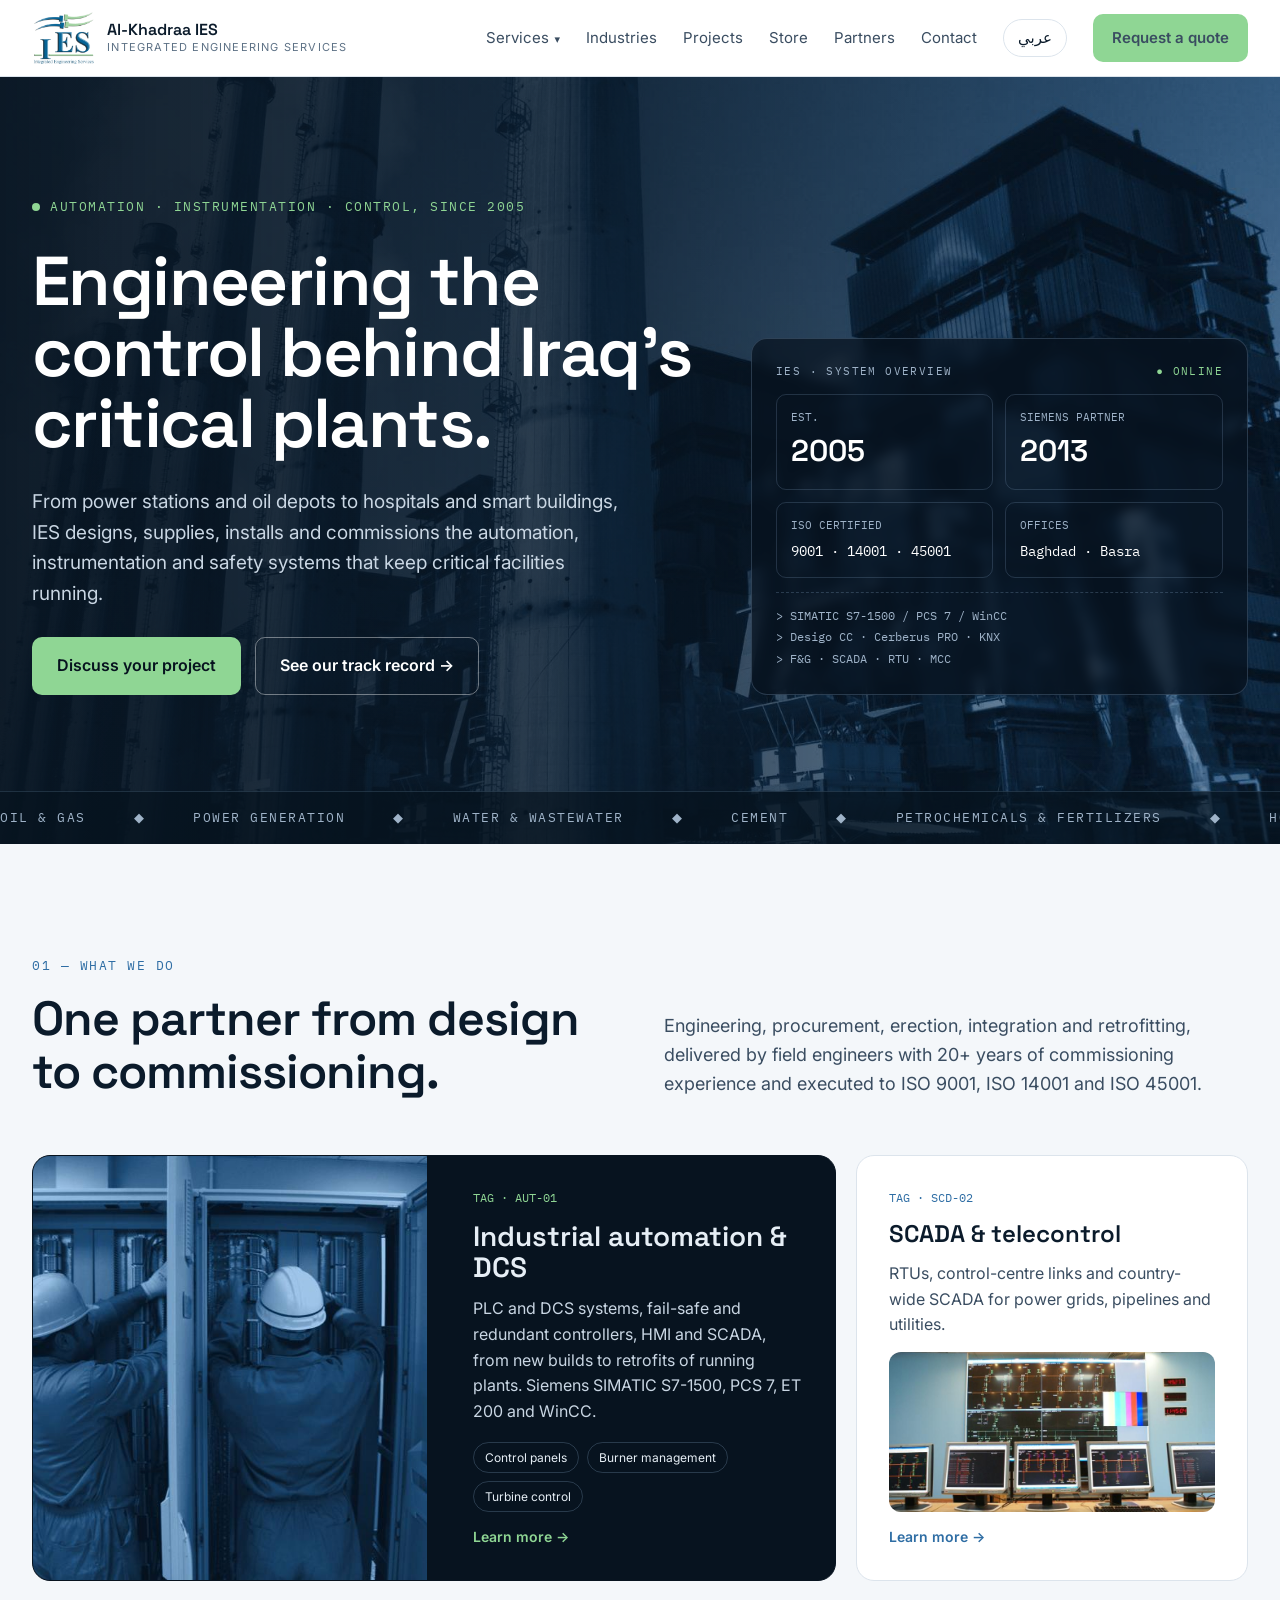
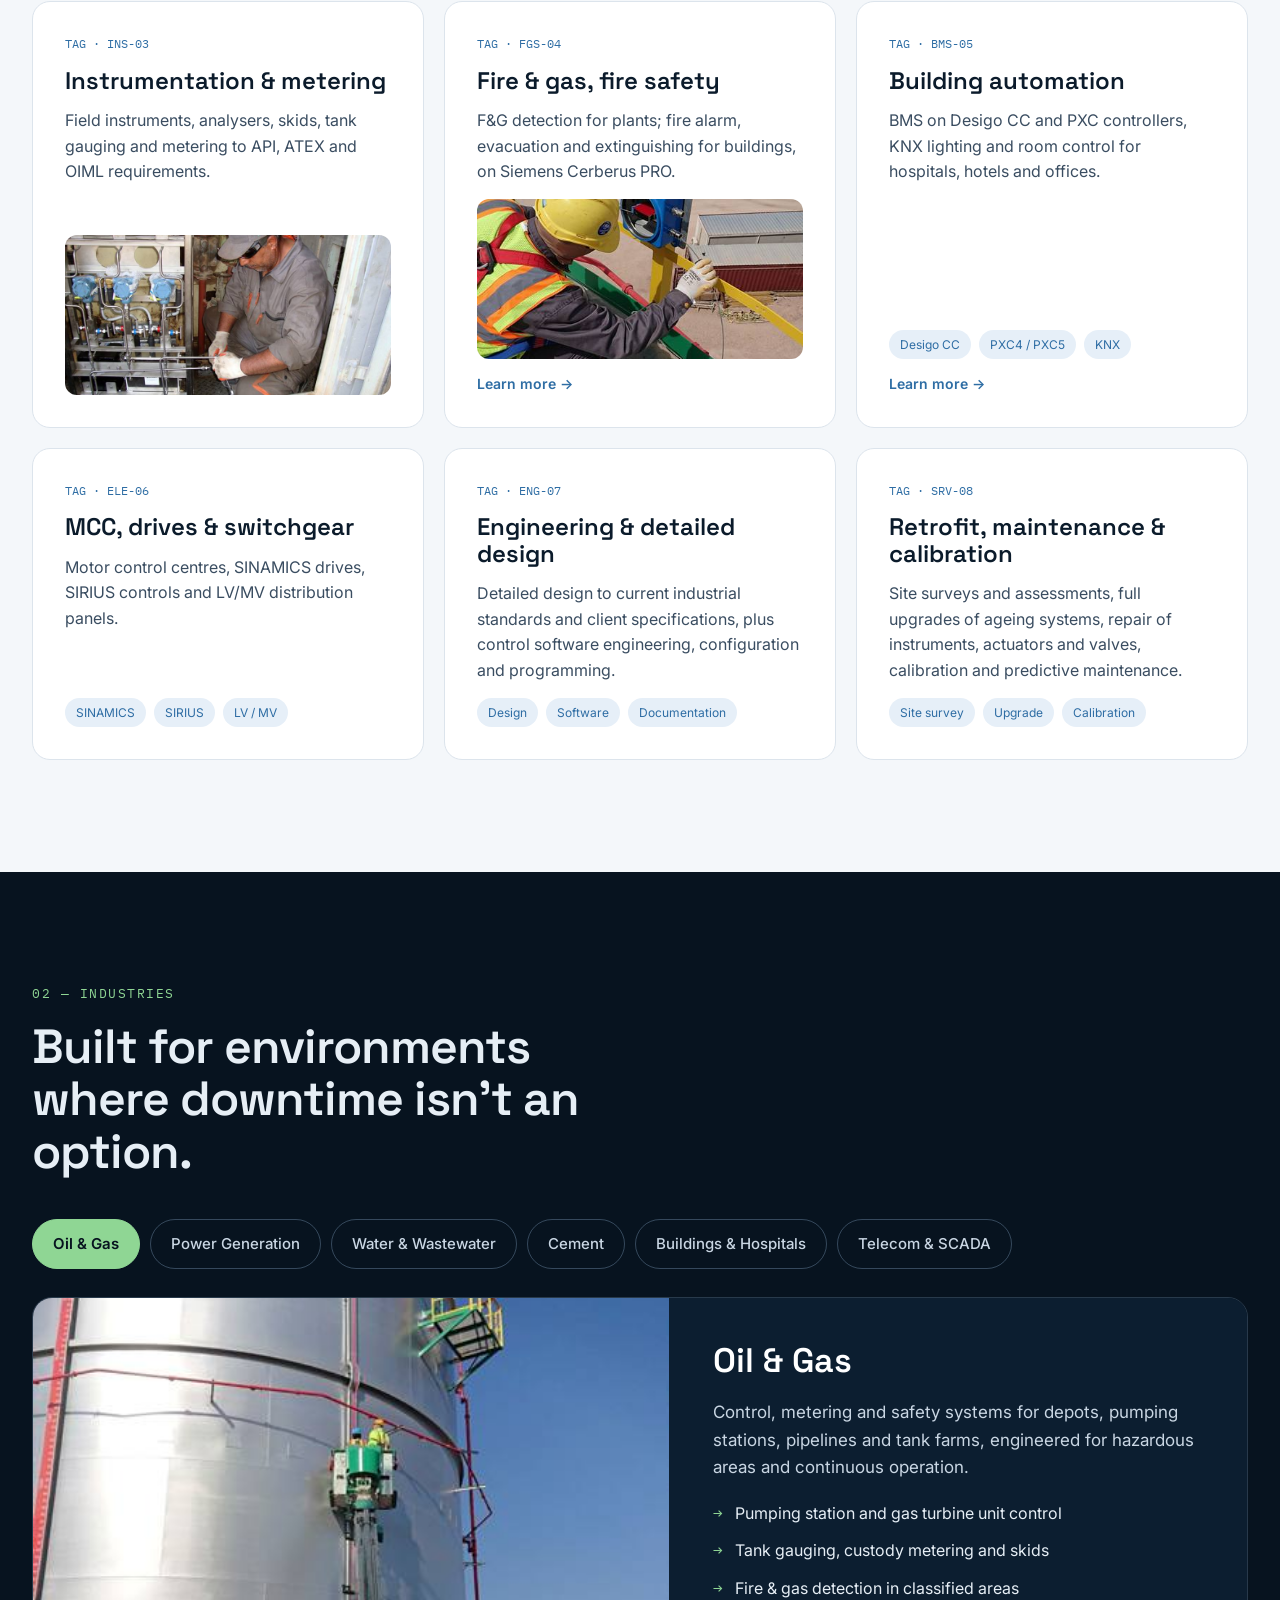
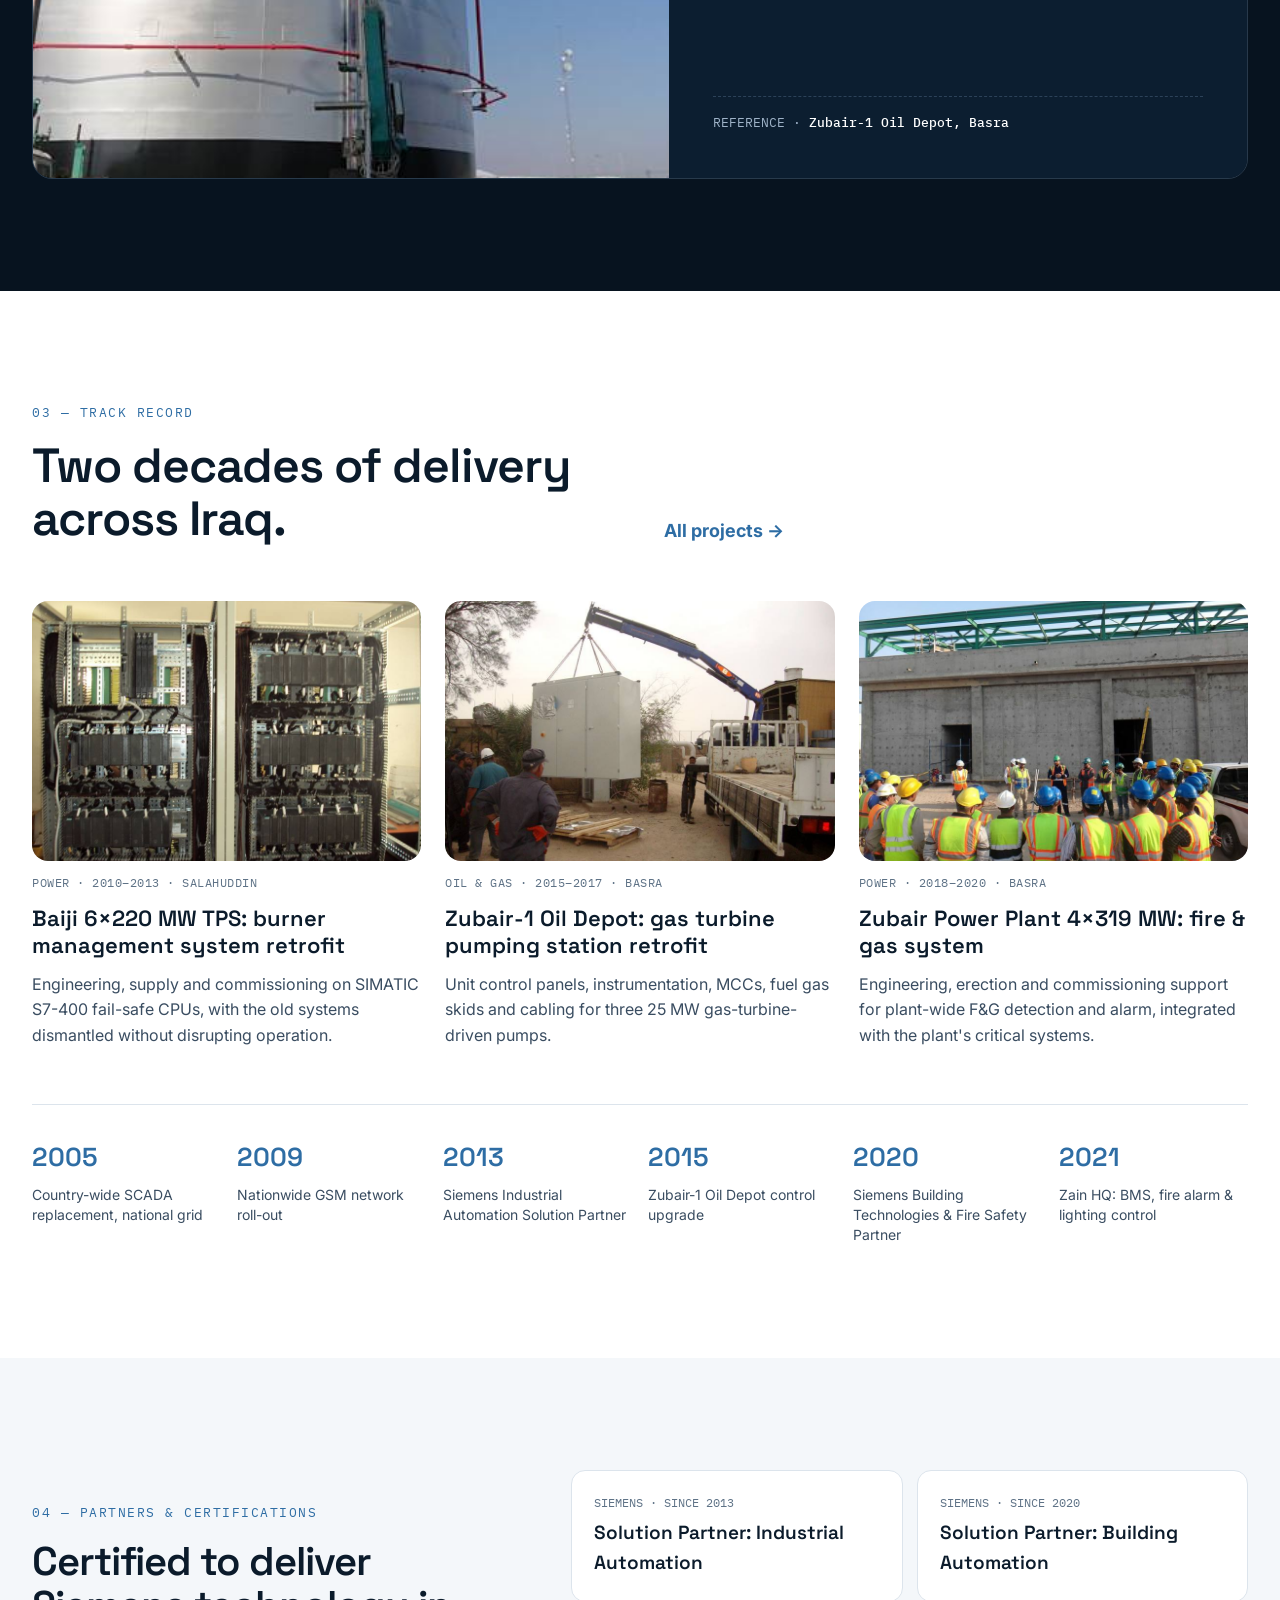
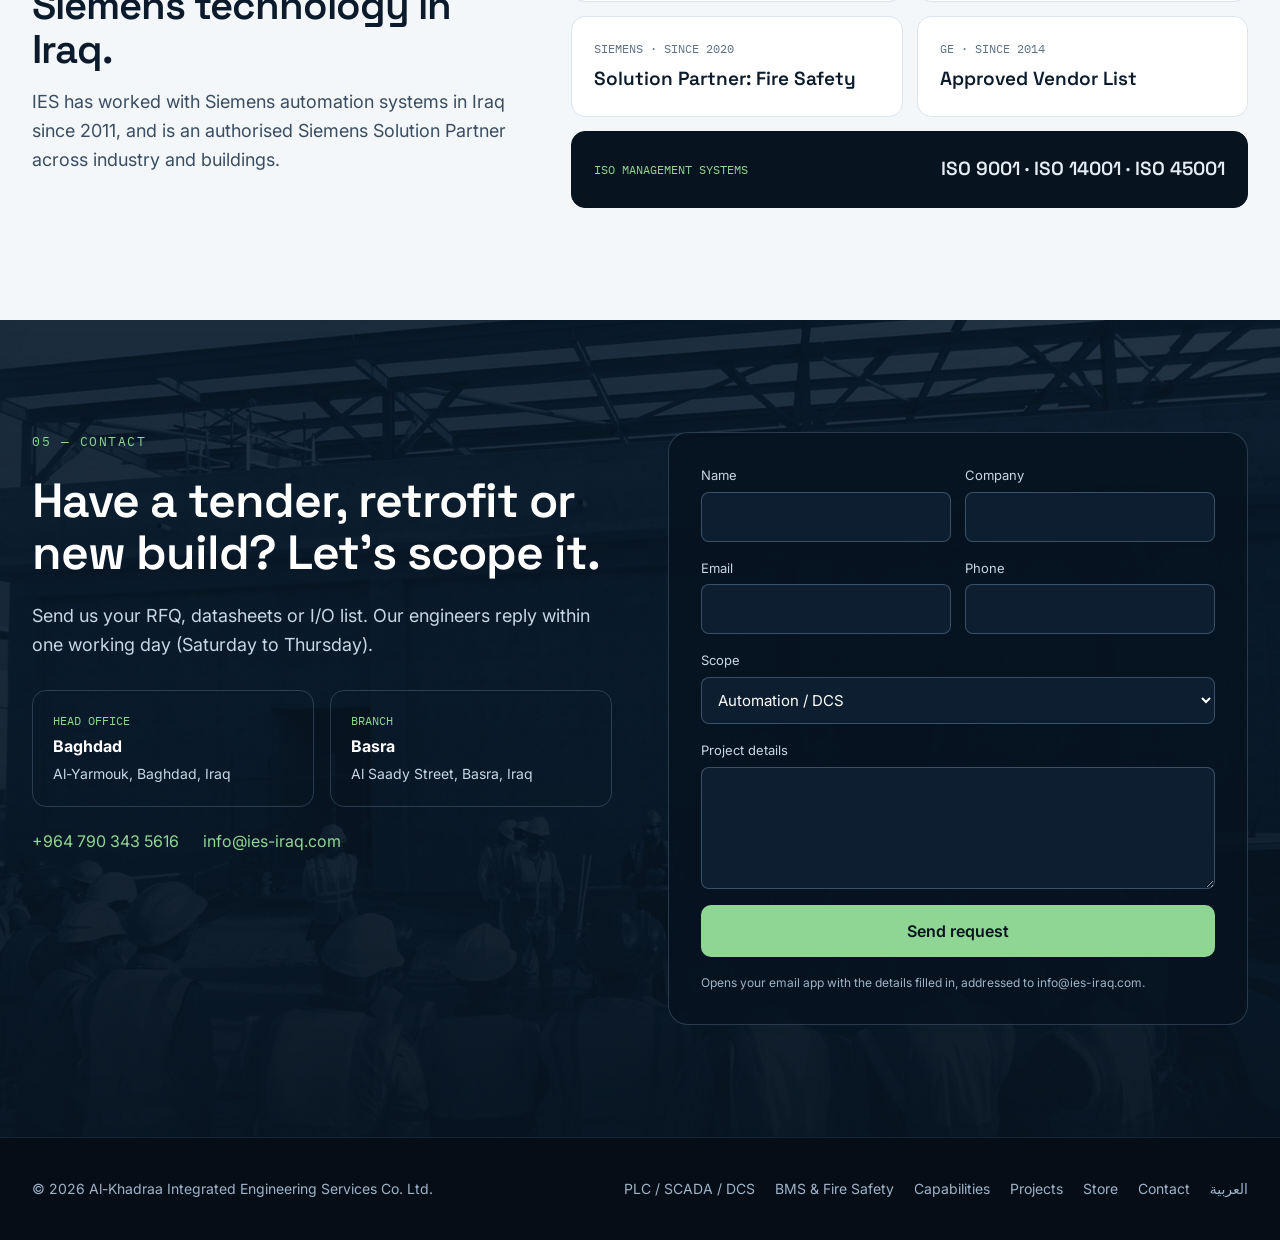
<file: index.html>
<!doctype html>
<html lang="en" dir="ltr">
<head>
<meta charset="utf-8">
<meta name="viewport" content="width=device-width, initial-scale=1">
<meta name="ies-site-id" content="IES-26-001-WEB-R7">
<meta name="ies-site-release" content="2026-11-27">
<meta name="robots" content="noindex, nofollow">
<meta name="ies-site-status" content="Test">
<link rel="canonical" href="https://al-khadraa.ai/">
<link rel="alternate" hreflang="en" href="https://al-khadraa.ai/">
<link rel="alternate" hreflang="ar" href="https://al-khadraa.ai/ar/">
<link rel="alternate" hreflang="x-default" href="https://al-khadraa.ai/">
<title>Al-Khadraa IES | Automation &amp; Control Engineering, Iraq</title>
<meta name="description" content="Al-Khadraa IES, Baghdad: Siemens automation, PLC/SCADA, DCS, instrumentation, fire &amp; gas and BMS for Iraq's power, oil &amp; gas, water and buildings since 2005.">
<link rel="icon" href="favicon.ico">
<link rel="icon" type="image/png" href="assets/img/favicon.png">
<link rel="preconnect" href="https://fonts.googleapis.com">
<link rel="preconnect" href="https://fonts.gstatic.com" crossorigin>
<link href="https://fonts.googleapis.com/css2?family=Space+Grotesk:wght@500;600;700&amp;family=Inter:wght@400;500;600&amp;family=IBM+Plex+Mono:wght@400;500&amp;display=swap" rel="stylesheet">
<link rel="stylesheet" href="assets/css/style.css?v=r7">
<meta property="og:type" content="website">
<meta property="og:site_name" content="Al-Khadraa IES">
<meta property="og:title" content="Al-Khadraa IES | Automation &amp; Control Engineering, Iraq">
<meta property="og:description" content="Al-Khadraa IES, Baghdad: Siemens automation, PLC/SCADA, DCS, instrumentation, fire &amp; gas and BMS for Iraq's power, oil &amp; gas, water and buildings since 2005.">
<meta property="og:url" content="https://al-khadraa.ai/">
<meta property="og:image" content="https://al-khadraa.com/assets/img/og.jpg">
<meta property="og:locale" content="en_US">
<meta property="og:locale:alternate" content="ar_IQ">
<meta name="twitter:card" content="summary_large_image">
<script type="application/ld+json">{"@context": "https://schema.org", "@type": "ProfessionalService", "@id": "https://al-khadraa.com/#org", "name": "Al-Khadraa Integrated Engineering Services Co. Ltd.", "alternateName": ["Al-Khadraa IES", "IES", "الخضراء للخدمات الهندسية المتكاملة"], "url": "https://al-khadraa.com/", "logo": "https://al-khadraa.com/assets/img/logo-color.png", "image": "https://al-khadraa.com/assets/img/og.jpg", "foundingDate": "2005", "email": "info@ies-iraq.com", "telephone": "+964 790 343 5616", "areaServed": ["IQ", "Middle East"], "address": {"@type": "PostalAddress", "addressLocality": "Al-Yarmouk, Baghdad", "addressCountry": "IQ"}, "department": [{"@type": "ProfessionalService", "name": "Al-Khadraa IES Basra Branch", "address": {"@type": "PostalAddress", "streetAddress": "Al Saady Street", "addressLocality": "Basra", "addressCountry": "IQ"}}], "knowsAbout": ["Industrial automation", "PLC", "SCADA", "DCS", "Siemens SIMATIC", "Instrumentation", "Fire and gas systems", "Building management systems", "Fire alarm systems", "KNX"], "openingHours": "Sa-Th 08:00-16:00"}</script>
<script type="application/ld+json">{"@context": "https://schema.org", "@type": "WebPage", "url": "https://al-khadraa.ai/", "name": "Al-Khadraa IES | Automation & Control Engineering, Iraq", "inLanguage": "en", "description": "Al-Khadraa IES, Baghdad: Siemens-based automation, PLC/SCADA, DCS, instrumentation, fire & gas and BMS for power, oil & gas, water and buildings in Iraq since 2005.", "publisher": {"@id": "https://al-khadraa.com/#org"}}</script>
</head>
<body>
<a class="skip" href="#main">Skip to content</a>

<header class="hdr">
<div class="wrap">
<a class="brand" href="index.html" aria-label="Al-Khadraa IES home">
<img src="assets/img/logo-color.png" alt="IES logo" width="63" height="52">
<span><b>Al-Khadraa IES</b><small>Integrated Engineering Services</small></span>
</a>
<button class="menu-btn" type="button" aria-label="Menu" aria-expanded="false" aria-controls="nav"><svg width="20" height="20" viewBox="0 0 24 24" fill="none" stroke="currentColor" stroke-width="2" stroke-linecap="round" aria-hidden="true"><path d="M4 7h16M4 12h16M4 17h16"/></svg></button>
<nav class="nav" id="nav" aria-label="Main">
<div class="dd"><a class="dd-t" href="#capabilities" aria-haspopup="true">Services <span aria-hidden="true">▾</span></a><div class="dd-m"><a href="plc-scada-automation.html">PLC / SCADA / DCS</a><a href="bms-fire-safety.html">BMS &amp; Fire Safety</a><a href="#capabilities">All capabilities</a></div></div>
<a href="#industries">Industries</a>
<a href="projects.html">Projects</a>
<a href="store/">Store</a>
<a href="#partners">Partners</a>
<a href="#contact">Contact</a>
<a class="lang" href="ar/" lang="ar" hreflang="ar">عربي</a>
<a class="btn btn-g" href="#contact">Request a quote</a>
</nav>
</div>
</header>

<main id="main">
<section class="hero dark" aria-labelledby="h1">
<div class="wrap">
<div class="copy">
<div class="live"><span class="dot"></span>Automation · Instrumentation · Control, since 2005</div>
<h1 id="h1">Engineering the control behind Iraq's critical plants.</h1>
<p>From power stations and oil depots to hospitals and smart buildings, IES designs, supplies, installs and commissions the automation, instrumentation and safety systems that keep critical facilities running.</p>
<div class="ctas"><a class="btn btn-g" href="#contact">Discuss your project</a><a class="btn btn-o" href="projects.html">See our track record →</a></div>
</div>
<div class="hud" aria-label="Company overview">
<div class="hud-top"><span>IES · System overview</span><span>● Online</span></div>
<div class="hud-grid">
<div class="hud-cell"><small>EST.</small><strong>2005</strong></div>
<div class="hud-cell"><small>SIEMENS PARTNER</small><strong>2013</strong></div>
<div class="hud-cell"><small>ISO CERTIFIED</small><span>9001 · 14001 · 45001</span></div>
<div class="hud-cell"><small>OFFICES</small><span>Baghdad · Basra</span></div>
</div>
<div class="hud-log">&gt; SIMATIC S7-1500 / PCS 7 / WinCC<br>&gt; Desigo CC · Cerberus PRO · KNX<br>&gt; F&amp;G · SCADA · RTU · MCC</div>
</div>
</div>
<div class="marquee" aria-hidden="true"><div class="marquee-track">
<span>Oil &amp; Gas</span><span>◆</span><span>Power Generation</span><span>◆</span><span>Water &amp; Wastewater</span><span>◆</span><span>Cement</span><span>◆</span><span>Petrochemicals &amp; Fertilizers</span><span>◆</span><span>Hospitals</span><span>◆</span><span>Commercial Buildings</span><span>◆</span><span>Pharmaceuticals</span><span>◆</span>
<span>Oil &amp; Gas</span><span>◆</span><span>Power Generation</span><span>◆</span><span>Water &amp; Wastewater</span><span>◆</span><span>Cement</span><span>◆</span><span>Petrochemicals &amp; Fertilizers</span><span>◆</span><span>Hospitals</span><span>◆</span><span>Commercial Buildings</span><span>◆</span><span>Pharmaceuticals</span><span>◆</span>
</div></div>
</section>

<section id="capabilities" class="sec" aria-labelledby="cap-h">
<div class="wrap">
<div class="sec-head rv">
<div class="t"><div class="eyebrow">01 — What we do</div><h2 id="cap-h">One partner from design to commissioning.</h2></div>
<p class="lead">Engineering, procurement, erection, integration and retrofitting, delivered by field engineers with 20+ years of commissioning experience and executed to ISO 9001, ISO 14001 and ISO 45001.</p>
</div>
<div class="bento">
<article class="card feature rv">
<img src="assets/img/panel-duo-sm.jpg" alt="IES engineers wiring PLC control cabinets" loading="lazy" width="800" height="600">
<div class="in">
<div class="tag">TAG · AUT-01</div>
<h3>Industrial automation &amp; DCS</h3>
<p>PLC and DCS systems, fail-safe and redundant controllers, HMI and SCADA, from new builds to retrofits of running plants. Siemens SIMATIC S7-1500, PCS 7, ET 200 and WinCC.</p>
<div class="chips"><span>Control panels</span><span>Burner management</span><span>Turbine control</span></div>
<a class="more" href="plc-scada-automation.html">Learn more →</a></div>
</article>
<article class="card rv"><div class="tag">TAG · SCD-02</div><h3>SCADA &amp; telecontrol</h3><p>RTUs, control-centre links and country-wide SCADA for power grids, pipelines and utilities.</p><img src="assets/img/scada-room-sm.jpg" alt="SCADA control centre with video wall" loading="lazy" width="800" height="600"><a class="more" href="plc-scada-automation.html">Learn more →</a></article>
<article class="card rv"><div class="tag">TAG · INS-03</div><h3>Instrumentation &amp; metering</h3><p>Field instruments, analysers, skids, tank gauging and metering to API, ATEX and OIML requirements.</p><img src="assets/img/instr-sm.jpg" alt="Technician working on pressure transmitters" loading="lazy" width="800" height="534"></article>
<article class="card rv"><div class="tag">TAG · FGS-04</div><h3>Fire &amp; gas, fire safety</h3><p>F&amp;G detection for plants; fire alarm, evacuation and extinguishing for buildings, on Siemens Cerberus PRO.</p><img src="assets/img/detector-sm.jpg" alt="Gas detector installation on a fuel tank" loading="lazy" width="450" height="800"><a class="more" href="bms-fire-safety.html">Learn more →</a></article>
<article class="card rv"><div class="tag">TAG · BMS-05</div><h3>Building automation</h3><p>BMS on Desigo CC and PXC controllers, KNX lighting and room control for hospitals, hotels and offices.</p><div class="chips"><span>Desigo CC</span><span>PXC4 / PXC5</span><span>KNX</span></div><a class="more" href="bms-fire-safety.html">Learn more →</a></article>
<article class="card rv"><div class="tag">TAG · ELE-06</div><h3>MCC, drives &amp; switchgear</h3><p>Motor control centres, SINAMICS drives, SIRIUS controls and LV/MV distribution panels.</p><div class="chips"><span>SINAMICS</span><span>SIRIUS</span><span>LV / MV</span></div></article>
<article class="card rv"><div class="tag">TAG · ENG-07</div><h3>Engineering &amp; detailed design</h3><p>Detailed design to current industrial standards and client specifications, plus control software engineering, configuration and programming.</p><div class="chips"><span>Design</span><span>Software</span><span>Documentation</span></div></article>
<article class="card rv"><div class="tag">TAG · SRV-08</div><h3>Retrofit, maintenance &amp; calibration</h3><p>Site surveys and assessments, full upgrades of ageing systems, repair of instruments, actuators and valves, calibration and predictive maintenance.</p><div class="chips"><span>Site survey</span><span>Upgrade</span><span>Calibration</span></div></article>
</div>
</div>
</section>

<section id="industries" class="sec dark" aria-labelledby="ind-h">
<div class="wrap">
<div class="sec-head rv" style="margin-bottom:40px">
<div class="t"><div class="eyebrow">02 — Industries</div><h2 id="ind-h">Built for environments where downtime isn't an option.</h2></div>
</div>
<div class="tabs" role="tablist" aria-label="Industries">
<button class="tab" role="tab" id="t-og" aria-controls="p-og" aria-selected="true" tabindex="0">Oil &amp; Gas</button>
<button class="tab" role="tab" id="t-pw" aria-controls="p-pw" aria-selected="false" tabindex="-1">Power Generation</button>
<button class="tab" role="tab" id="t-wt" aria-controls="p-wt" aria-selected="false" tabindex="-1">Water &amp; Wastewater</button>
<button class="tab" role="tab" id="t-cm" aria-controls="p-cm" aria-selected="false" tabindex="-1">Cement</button>
<button class="tab" role="tab" id="t-bd" aria-controls="p-bd" aria-selected="false" tabindex="-1">Buildings &amp; Hospitals</button>
<button class="tab" role="tab" id="t-sc" aria-controls="p-sc" aria-selected="false" tabindex="-1">Telecom &amp; SCADA</button>
</div>
<div class="panel" role="tabpanel" id="p-og" aria-labelledby="t-og"><img src="assets/img/tank-sm.jpg" alt="Gas detector on a storage tank" loading="lazy"><div class="in"><h3>Oil &amp; Gas</h3><p>Control, metering and safety systems for depots, pumping stations, pipelines and tank farms, engineered for hazardous areas and continuous operation.</p><ul><li>Pumping station and gas turbine unit control</li><li>Tank gauging, custody metering and skids</li><li>Fire &amp; gas detection in classified areas</li></ul><div class="ref">REFERENCE · <b>Zubair-1 Oil Depot, Basra</b></div></div></div>
<div class="panel" role="tabpanel" id="p-pw" aria-labelledby="t-pw" hidden><img src="assets/img/najaf-sm.jpg" alt="Gas turbine power station under construction" loading="lazy"><div class="in"><h3>Power Generation</h3><p>Retrofits and new-build control for thermal and gas turbine power stations, from burner management to DCS cabling, testing and commissioning.</p><ul><li>Burner management and turbine supervision</li><li>DCS installation, loop testing and commissioning</li><li>Data loggers and plant-wide monitoring</li></ul><div class="ref">REFERENCE · <b>Baiji TPS · Najaf GTPS · Sulaymaniyah GTPP</b></div></div></div>
<div class="panel" role="tabpanel" id="p-wt" aria-labelledby="t-wt" hidden><img src="assets/img/instr-sm.jpg" alt="Cable trays and field installation works" loading="lazy"><div class="in"><h3>Water &amp; Wastewater</h3><p>PLC and SCADA for treatment plants and pumping networks, with stable flow and pressure control, water quality monitoring and energy-efficient pumping.</p><ul><li>Treatment plant PLC re-programming and commissioning</li><li>Flow, level and analyser instrumentation</li><li>Remote monitoring of lifting stations</li></ul><div class="ref">REFERENCE · <b>South Baghdad PS water treatment unit</b></div></div></div>
<div class="panel" role="tabpanel" id="p-cm" aria-labelledby="t-cm" hidden><img src="assets/img/cement-plant-sm.jpg" alt="PLC cabinet internals" loading="lazy"><div class="in"><h3>Cement</h3><p>Kiln, cooler and crusher control, drives and weighing feeders for cement plants, with tighter control of material flow, temperature and mixing ratios.</p><ul><li>Weighing feeder control upgrades</li><li>Kiln and cooler DC drive systems</li><li>Crusher and stacker/reclaimer control</li></ul><div class="ref">REFERENCE · <b>Kubaysa · Kirkuk · Fallujah cement plants</b></div></div></div>
<div class="panel" role="tabpanel" id="p-bd" aria-labelledby="t-bd" hidden><div class="in"><h3>Buildings &amp; Hospitals</h3><p>Integrated BMS, fire alarm, evacuation and lighting control for hospitals, headquarters, hotels and malls, all on one platform.</p><ul><li>Desigo CC BMS with PXC controllers</li><li>Cerberus PRO fire alarm and evacuation</li><li>KNX lighting and room control</li></ul><div class="ref">REFERENCE · <b>Zain HQ · Al-Nahrawan Hospital, Baghdad</b></div></div></div>
<div class="panel" role="tabpanel" id="p-sc" aria-labelledby="t-sc" hidden><img src="assets/img/scada-room-sm.jpg" alt="SCADA control centre with video wall" loading="lazy"><div class="in"><h3>Telecom &amp; SCADA</h3><p>Country-scale SCADA, control-centre links and telecom infrastructure, delivered from site survey through commissioning.</p><ul><li>ICCP / TASE.2 control-centre links</li><li>RTU additions and SCADA integration</li><li>Microwave and GSM network roll-out</li></ul><div class="ref">REFERENCE · <b>National Grid SCADA · Mosul Dam–NDC link</b></div></div></div>
</div>
</section>

<section class="sec" style="background:#fff" aria-labelledby="tr-h">
<div class="wrap">
<div class="sec-head rv">
<div class="t"><div class="eyebrow">03 — Track record</div><h2 id="tr-h">Two decades of delivery across Iraq.</h2></div>
<p class="lead"><a href="projects.html"><b>All projects →</b></a></p>
</div>
<div class="pgrid">
<a class="pcard rv" href="projects.html"><div class="ph"><img src="assets/img/cabinet-sm.jpg" alt="New fail-safe PLC cabinets at Baiji thermal power station" loading="lazy"></div><div class="meta">POWER · 2010–2013 · SALAHUDDIN</div><h3>Baiji 6×220 MW TPS: burner management system retrofit</h3><p>Engineering, supply and commissioning on SIMATIC S7-400 fail-safe CPUs, with the old systems dismantled without disrupting operation.</p></a>
<a class="pcard rv" href="projects.html"><div class="ph"><img src="assets/img/crane-sm.jpg" alt="Unit control panel being lifted into place at Zubair-1 oil depot" loading="lazy"></div><div class="meta">OIL &amp; GAS · 2015–2017 · BASRA</div><h3>Zubair-1 Oil Depot: gas turbine pumping station retrofit</h3><p>Unit control panels, instrumentation, MCCs, fuel gas skids and cabling for three 25 MW gas-turbine-driven pumps.</p></a>
<a class="pcard rv" href="projects.html"><div class="ph"><img src="assets/img/zppg-sm.jpg" alt="Site safety briefing at Zubair power plant" loading="lazy"></div><div class="meta">POWER · 2018–2020 · BASRA</div><h3>Zubair Power Plant 4×319 MW: fire &amp; gas system</h3><p>Engineering, erection and commissioning support for plant-wide F&amp;G detection and alarm, integrated with the plant's critical systems.</p></a>
</div>
<div class="timeline rv">
<div><b>2005</b><span>Country-wide SCADA replacement, national grid</span></div>
<div><b>2009</b><span>Nationwide GSM network roll-out</span></div>
<div><b>2013</b><span>Siemens Industrial Automation Solution Partner</span></div>
<div><b>2015</b><span>Zubair-1 Oil Depot control upgrade</span></div>
<div><b>2020</b><span>Siemens Building Technologies &amp; Fire Safety Partner</span></div>
<div><b>2021</b><span>Zain HQ: BMS, fire alarm &amp; lighting control</span></div>
</div>
</div>
</section>

<section id="partners" class="sec" aria-labelledby="pa-h">
<div class="wrap partners">
<div class="rv" style="display:flex;flex-direction:column;gap:16px">
<div class="eyebrow">04 — Partners &amp; certifications</div>
<h2 id="pa-h" style="font-size:clamp(30px,3.4vw,40px)">Certified to deliver Siemens technology in Iraq.</h2>
<p class="lead">IES has worked with Siemens automation systems in Iraq since 2011, and is an authorised Siemens Solution Partner across industry and buildings.</p>
</div>
<div class="badges rv">
<div class="badge"><small>SIEMENS · SINCE 2013</small><strong>Solution Partner: Industrial Automation</strong></div>
<div class="badge"><small>SIEMENS · SINCE 2020</small><strong>Solution Partner: Building Automation</strong></div>
<div class="badge"><small>SIEMENS · SINCE 2020</small><strong>Solution Partner: Fire Safety</strong></div>
<div class="badge"><small>GE · SINCE 2014</small><strong>Approved Vendor List</strong></div>
<div class="badge wide"><small>ISO MANAGEMENT SYSTEMS</small><strong>ISO 9001 · ISO 14001 · ISO 45001</strong></div>
</div>
</div>
</section>

<section id="contact" class="sec contact" aria-labelledby="co-h">
<div class="wrap grid">
<div class="info rv">
<div class="eyebrow" style="color:var(--green)">05 — Contact</div>
<h2 id="co-h" style="color:#fff">Have a tender, retrofit or new build? Let's scope it.</h2>
<p class="lead" style="color:var(--txt-d)">Send us your RFQ, datasheets or I/O list. Our engineers reply within one working day (Saturday to Thursday).</p>
<div class="offices">
<div class="office"><small>HEAD OFFICE</small><b>Baghdad</b><span>Al-Yarmouk, Baghdad, Iraq</span></div>
<div class="office"><small>BRANCH</small><b>Basra</b><span>Al Saady Street, Basra, Iraq</span></div>
</div>
<div class="direct"><a href="tel:+9647903435616">+964 790 343 5616</a><a href="mailto:info@ies-iraq.com">info@ies-iraq.com</a></div>
</div>
<form class="form rv" id="rfq" data-subject="RFQ via website" aria-label="Request a quote">
<div class="row">
<label>Name<input name="name" type="text" autocomplete="name" required></label>
<label>Company<input name="company" type="text" autocomplete="organization"></label>
</div>
<div class="row">
<label>Email<input name="email" type="email" autocomplete="email" required></label>
<label>Phone<input name="phone" type="tel" autocomplete="tel"></label>
</div>
<label>Scope<select name="scope"><option>Automation / DCS</option><option>SCADA &amp; telecontrol</option><option>Instrumentation &amp; metering</option><option>Fire &amp; gas / fire safety</option><option>Building automation (BMS / KNX)</option><option>MCC, drives &amp; switchgear</option><option>Other</option></select></label>
<label>Project details<textarea name="details" rows="4"></textarea></label>
<button class="btn btn-g" type="submit">Send request</button>
<p class="note">Opens your email app with the details filled in, addressed to info@ies-iraq.com.</p>
</form>
</div>
</section>
</main>

<footer class="ftr">
<div class="wrap">
<span>© <span class="yr">2026</span> Al-Khadraa Integrated Engineering Services Co. Ltd.</span>
<nav aria-label="Footer"><a href="plc-scada-automation.html">PLC / SCADA / DCS</a><a href="bms-fire-safety.html">BMS &amp; Fire Safety</a><a href="#capabilities">Capabilities</a><a href="projects.html">Projects</a>
<a href="store/">Store</a><a href="#contact">Contact</a><a href="ar/" lang="ar">العربية</a></nav>
</div>
</footer>
<script src="assets/js/main.js?v=r7"></script>
</body>
</html>
</file>
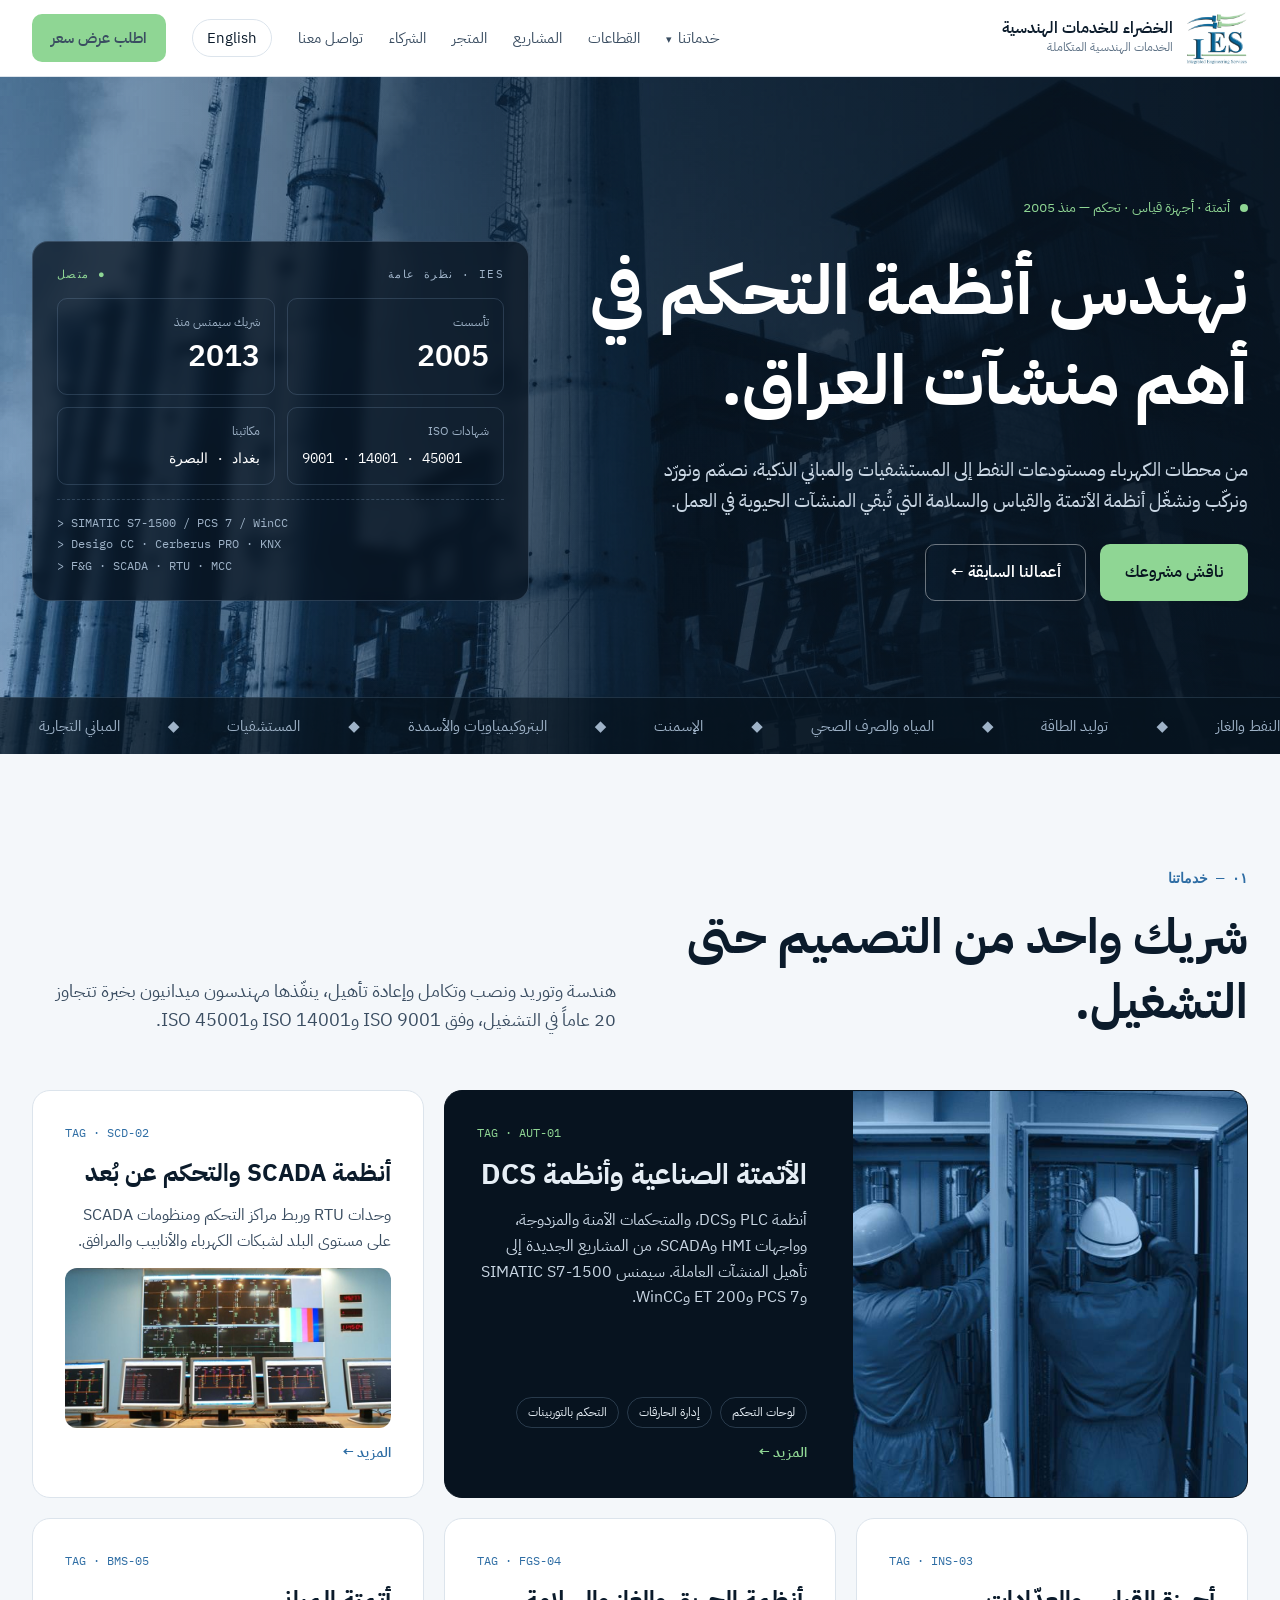
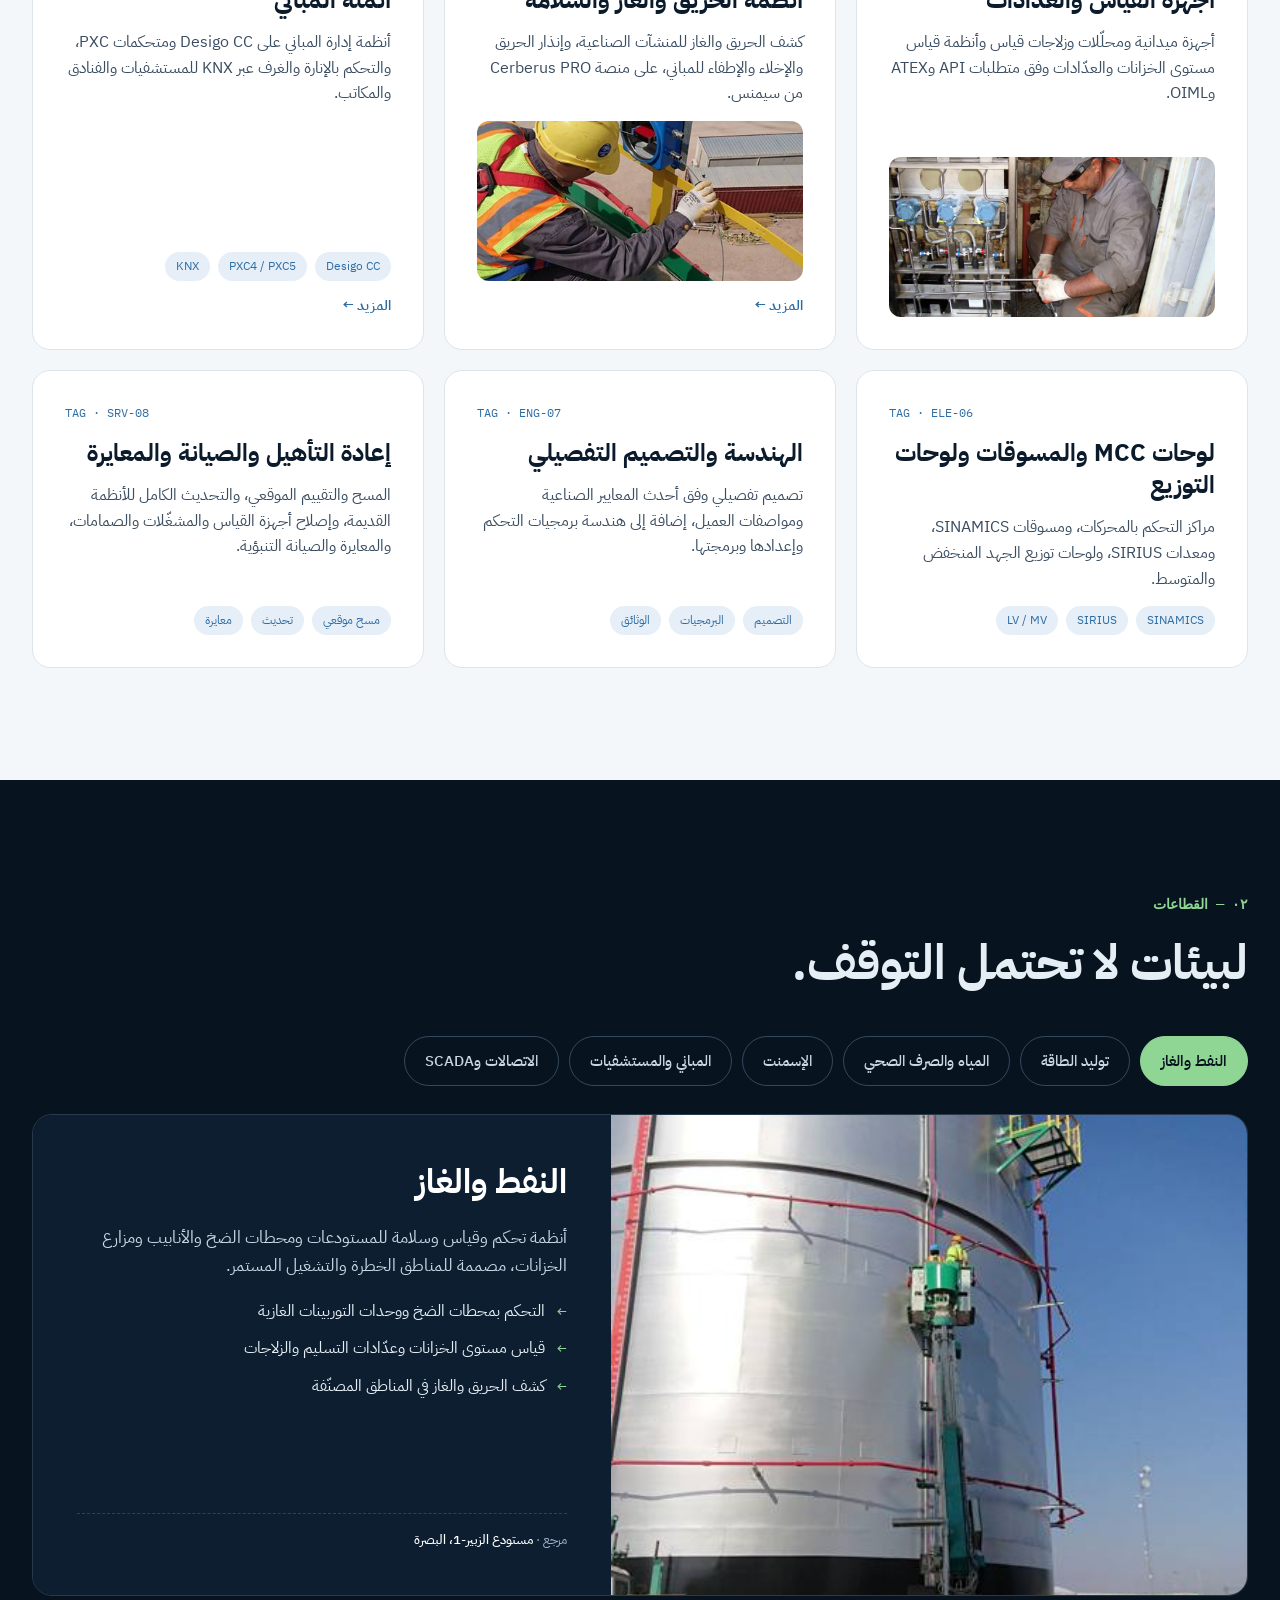
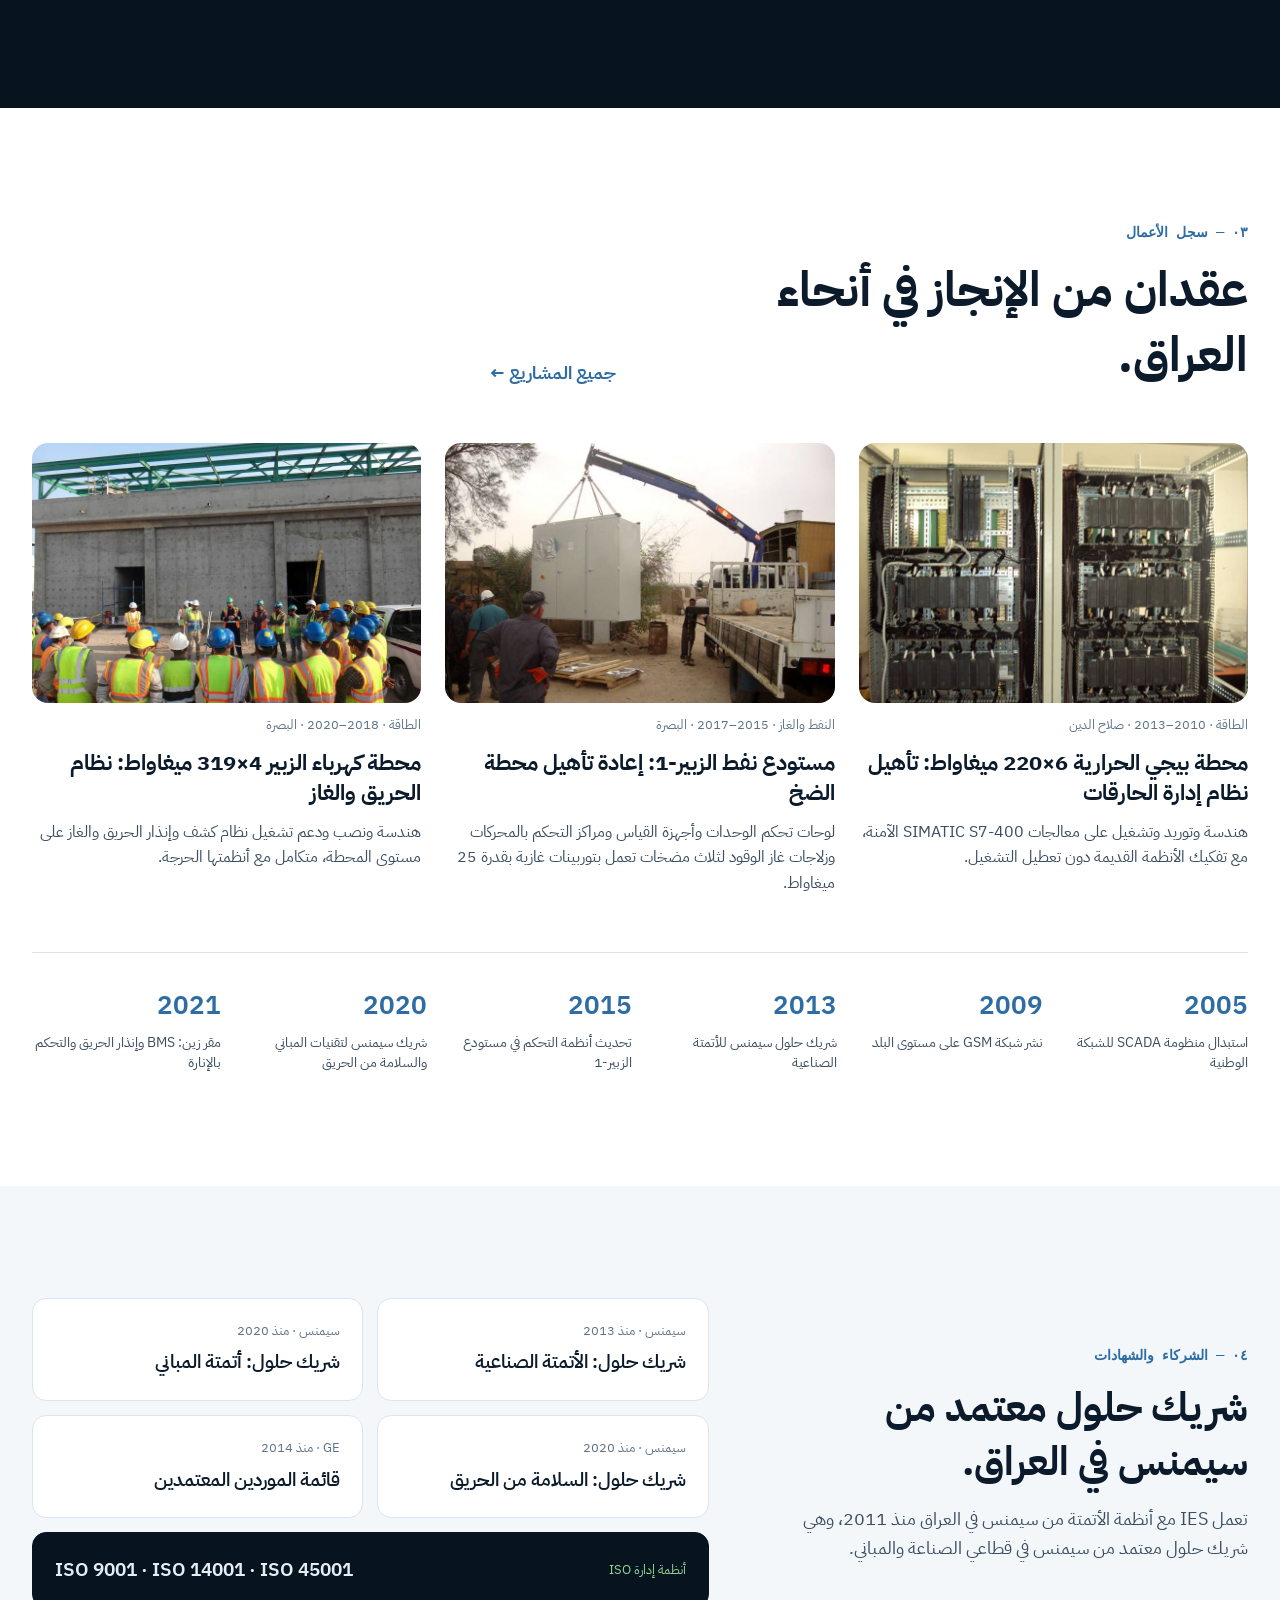
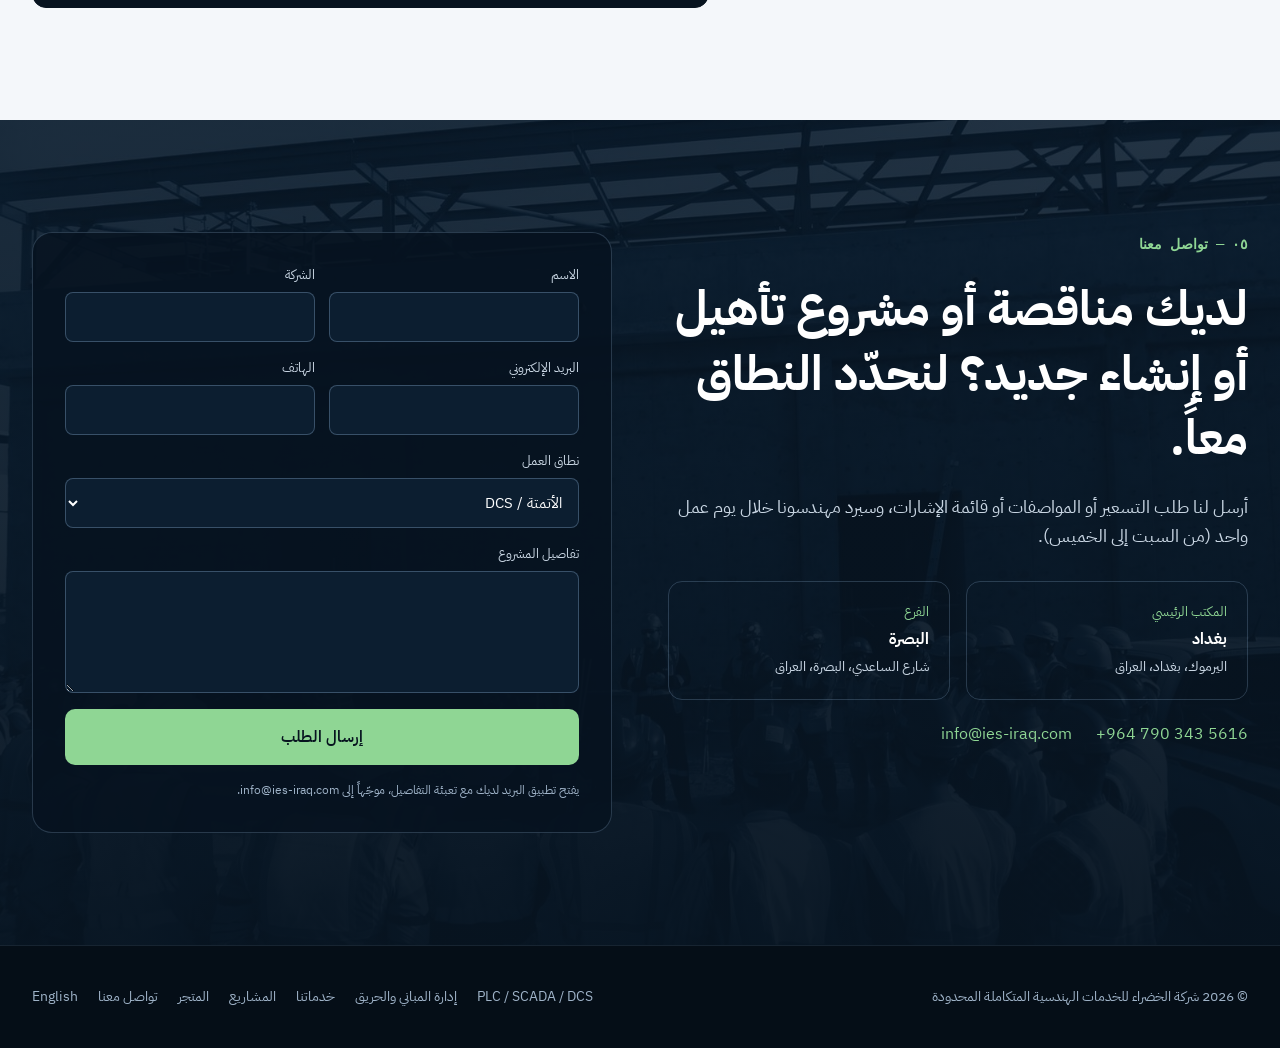
<file: ar/index.html>
<!doctype html>
<html lang="ar" dir="rtl">
<head>
<meta charset="utf-8">
<meta name="viewport" content="width=device-width, initial-scale=1">
<meta name="ies-site-id" content="IES-26-001-WEB-R7">
<meta name="ies-site-release" content="2026-11-27">
<meta name="robots" content="noindex, nofollow">
<meta name="ies-site-status" content="Test">
<link rel="canonical" href="https://al-khadraa.ai/ar/">
<link rel="alternate" hreflang="en" href="https://al-khadraa.ai/">
<link rel="alternate" hreflang="ar" href="https://al-khadraa.ai/ar/">
<link rel="alternate" hreflang="x-default" href="https://al-khadraa.ai/">
<title>الخضراء للخدمات الهندسية | أتمتة وتحكم في العراق</title>
<meta name="description" content="الخضراء للخدمات الهندسية المتكاملة، بغداد: أنظمة الأتمتة وPLC/SCADA وأجهزة القياس وكشف الحريق والغاز وإدارة المباني بتقنيات سيمنس في العراق منذ 2005.">
<link rel="icon" href="../favicon.ico">
<link rel="icon" type="image/png" href="../assets/img/favicon.png">
<link rel="preconnect" href="https://fonts.googleapis.com">
<link rel="preconnect" href="https://fonts.gstatic.com" crossorigin>
<link href="https://fonts.googleapis.com/css2?family=IBM+Plex+Sans+Arabic:wght@400;500;600;700&amp;family=IBM+Plex+Mono:wght@400;500&amp;family=Space+Grotesk:wght@600&amp;display=swap" rel="stylesheet">
<link rel="stylesheet" href="../assets/css/style.css?v=r7">
<meta property="og:type" content="website">
<meta property="og:site_name" content="Al-Khadraa IES">
<meta property="og:title" content="الخضراء للخدمات الهندسية | أتمتة وتحكم في العراق">
<meta property="og:description" content="الخضراء للخدمات الهندسية المتكاملة، بغداد: أنظمة الأتمتة وPLC/SCADA وأجهزة القياس وكشف الحريق والغاز وإدارة المباني بتقنيات سيمنس في العراق منذ 2005.">
<meta property="og:url" content="https://al-khadraa.ai/ar/">
<meta property="og:image" content="https://al-khadraa.com/assets/img/og.jpg">
<meta property="og:locale" content="ar_IQ">
<meta property="og:locale:alternate" content="en_US">
<meta name="twitter:card" content="summary_large_image">
<script type="application/ld+json">{"@context": "https://schema.org", "@type": "ProfessionalService", "@id": "https://al-khadraa.com/#org", "name": "Al-Khadraa Integrated Engineering Services Co. Ltd.", "alternateName": ["Al-Khadraa IES", "IES", "الخضراء للخدمات الهندسية المتكاملة"], "url": "https://al-khadraa.com/", "logo": "https://al-khadraa.com/assets/img/logo-color.png", "image": "https://al-khadraa.com/assets/img/og.jpg", "foundingDate": "2005", "email": "info@ies-iraq.com", "telephone": "+964 790 343 5616", "areaServed": ["IQ", "Middle East"], "address": {"@type": "PostalAddress", "addressLocality": "Al-Yarmouk, Baghdad", "addressCountry": "IQ"}, "department": [{"@type": "ProfessionalService", "name": "Al-Khadraa IES Basra Branch", "address": {"@type": "PostalAddress", "streetAddress": "Al Saady Street", "addressLocality": "Basra", "addressCountry": "IQ"}}], "knowsAbout": ["Industrial automation", "PLC", "SCADA", "DCS", "Siemens SIMATIC", "Instrumentation", "Fire and gas systems", "Building management systems", "Fire alarm systems", "KNX"], "openingHours": "Sa-Th 08:00-16:00"}</script>
<script type="application/ld+json">{"@context": "https://schema.org", "@type": "WebPage", "url": "https://al-khadraa.ai/ar/", "name": "الخضراء للخدمات الهندسية | أتمتة وتحكم في العراق", "inLanguage": "ar", "description": "الخضراء للخدمات الهندسية المتكاملة، بغداد: أنظمة الأتمتة وPLC/SCADA وأجهزة القياس وكشف الحريق والغاز وإدارة المباني بتقنيات سيمنس في العراق منذ 2005.", "publisher": {"@id": "https://al-khadraa.com/#org"}}</script>
</head>
<body>
<a class="skip" href="#main">انتقل إلى المحتوى</a>

<header class="hdr">
<div class="wrap">
<a class="brand" href="index.html" aria-label="الصفحة الرئيسية">
<img src="../assets/img/logo-color.png" alt="شعار IES" width="63" height="52">
<span><b>الخضراء للخدمات الهندسية</b><small>الخدمات الهندسية المتكاملة</small></span>
</a>
<button class="menu-btn" type="button" aria-label="القائمة" aria-expanded="false" aria-controls="nav"><svg width="20" height="20" viewBox="0 0 24 24" fill="none" stroke="currentColor" stroke-width="2" stroke-linecap="round" aria-hidden="true"><path d="M4 7h16M4 12h16M4 17h16"/></svg></button>
<nav class="nav" id="nav" aria-label="القائمة الرئيسية">
<div class="dd"><a class="dd-t" href="#capabilities" aria-haspopup="true">خدماتنا <span aria-hidden="true">▾</span></a><div class="dd-m"><a href="plc-scada-automation.html">PLC / SCADA / DCS</a><a href="bms-fire-safety.html">إدارة المباني والحريق</a><a href="#capabilities">جميع الخدمات</a></div></div>
<a href="#industries">القطاعات</a>
<a href="projects.html">المشاريع</a>
<a href="store/">المتجر</a>
<a href="#partners">الشركاء</a>
<a href="#contact">تواصل معنا</a>
<a class="lang" href="../" lang="en" hreflang="en">English</a>
<a class="btn btn-g" href="#contact">اطلب عرض سعر</a>
</nav>
</div>
</header>

<main id="main">
<section class="hero dark" aria-labelledby="h1">
<div class="wrap">
<div class="copy">
<div class="live"><span class="dot"></span>أتمتة · أجهزة قياس · تحكم — منذ 2005</div>
<h1 id="h1">نهندس أنظمة التحكم في أهم منشآت العراق.</h1>
<p>من محطات الكهرباء ومستودعات النفط إلى المستشفيات والمباني الذكية، نصمّم ونورّد ونركّب ونشغّل أنظمة الأتمتة والقياس والسلامة التي تُبقي المنشآت الحيوية في العمل.</p>
<div class="ctas"><a class="btn btn-g" href="#contact">ناقش مشروعك</a><a class="btn btn-o" href="projects.html">أعمالنا السابقة ←</a></div>
</div>
<div class="hud" aria-label="نظرة عامة على الشركة">
<div class="hud-top"><span>IES · نظرة عامة</span><span>● متصل</span></div>
<div class="hud-grid">
<div class="hud-cell"><small>تأسست</small><strong>2005</strong></div>
<div class="hud-cell"><small>شريك سيمنس منذ</small><strong>2013</strong></div>
<div class="hud-cell"><small>شهادات ISO</small><span dir="ltr">9001 · 14001 · 45001</span></div>
<div class="hud-cell"><small>مكاتبنا</small><span>بغداد · البصرة</span></div>
</div>
<div class="hud-log">&gt; SIMATIC S7-1500 / PCS 7 / WinCC<br>&gt; Desigo CC · Cerberus PRO · KNX<br>&gt; F&amp;G · SCADA · RTU · MCC</div>
</div>
</div>
<div class="marquee" aria-hidden="true"><div class="marquee-track">
<span>النفط والغاز</span><span>◆</span><span>توليد الطاقة</span><span>◆</span><span>المياه والصرف الصحي</span><span>◆</span><span>الإسمنت</span><span>◆</span><span>البتروكيمياويات والأسمدة</span><span>◆</span><span>المستشفيات</span><span>◆</span><span>المباني التجارية</span><span>◆</span><span>الصناعات الدوائية</span><span>◆</span>
<span>النفط والغاز</span><span>◆</span><span>توليد الطاقة</span><span>◆</span><span>المياه والصرف الصحي</span><span>◆</span><span>الإسمنت</span><span>◆</span><span>البتروكيمياويات والأسمدة</span><span>◆</span><span>المستشفيات</span><span>◆</span><span>المباني التجارية</span><span>◆</span><span>الصناعات الدوائية</span><span>◆</span>
</div></div>
</section>

<section id="capabilities" class="sec" aria-labelledby="cap-h">
<div class="wrap">
<div class="sec-head rv">
<div class="t"><div class="eyebrow">٠١ — خدماتنا</div><h2 id="cap-h">شريك واحد من التصميم حتى التشغيل.</h2></div>
<p class="lead">هندسة وتوريد ونصب وتكامل وإعادة تأهيل، ينفّذها مهندسون ميدانيون بخبرة تتجاوز 20 عاماً في التشغيل، وفق ISO 9001 وISO 14001 وISO 45001.</p>
</div>
<div class="bento">
<article class="card feature rv">
<img src="../assets/img/panel-duo-sm.jpg" alt="مهندسو IES يوصلون لوحات تحكم PLC" loading="lazy" width="800" height="600">
<div class="in">
<div class="tag">TAG · AUT-01</div>
<h3>الأتمتة الصناعية وأنظمة DCS</h3>
<p>أنظمة PLC وDCS، والمتحكمات الآمنة والمزدوجة، وواجهات HMI وSCADA، من المشاريع الجديدة إلى تأهيل المنشآت العاملة. سيمنس SIMATIC S7-1500 وPCS 7 وET 200 وWinCC.</p>
<div class="chips"><span>لوحات التحكم</span><span>إدارة الحارقات</span><span>التحكم بالتوربينات</span></div>
<a class="more" href="plc-scada-automation.html">المزيد ←</a></div>
</article>
<article class="card rv"><div class="tag">TAG · SCD-02</div><h3>أنظمة SCADA والتحكم عن بُعد</h3><p>وحدات RTU وربط مراكز التحكم ومنظومات SCADA على مستوى البلد لشبكات الكهرباء والأنابيب والمرافق.</p><img src="../assets/img/scada-room-sm.jpg" alt="مركز تحكم SCADA مع شاشة جدارية" loading="lazy" width="800" height="600"><a class="more" href="plc-scada-automation.html">المزيد ←</a></article>
<article class="card rv"><div class="tag">TAG · INS-03</div><h3>أجهزة القياس والعدّادات</h3><p>أجهزة ميدانية ومحلّلات وزلاجات قياس وأنظمة قياس مستوى الخزانات والعدّادات وفق متطلبات API وATEX وOIML.</p><img src="../assets/img/instr-sm.jpg" alt="فني يعمل على مرسلات الضغط" loading="lazy" width="800" height="534"></article>
<article class="card rv"><div class="tag">TAG · FGS-04</div><h3>أنظمة الحريق والغاز والسلامة</h3><p>كشف الحريق والغاز للمنشآت الصناعية، وإنذار الحريق والإخلاء والإطفاء للمباني، على منصة Cerberus PRO من سيمنس.</p><img src="../assets/img/detector-sm.jpg" alt="تركيب كاشف غاز على خزان وقود" loading="lazy" width="450" height="800"><a class="more" href="bms-fire-safety.html">المزيد ←</a></article>
<article class="card rv"><div class="tag">TAG · BMS-05</div><h3>أتمتة المباني</h3><p>أنظمة إدارة المباني على Desigo CC ومتحكمات PXC، والتحكم بالإنارة والغرف عبر KNX للمستشفيات والفنادق والمكاتب.</p><div class="chips"><span>Desigo CC</span><span>PXC4 / PXC5</span><span>KNX</span></div><a class="more" href="bms-fire-safety.html">المزيد ←</a></article>
<article class="card rv"><div class="tag">TAG · ELE-06</div><h3>لوحات MCC والمسوقات ولوحات التوزيع</h3><p>مراكز التحكم بالمحركات، ومسوقات SINAMICS، ومعدات SIRIUS، ولوحات توزيع الجهد المنخفض والمتوسط.</p><div class="chips"><span>SINAMICS</span><span>SIRIUS</span><span>LV / MV</span></div></article>
<article class="card rv"><div class="tag">TAG · ENG-07</div><h3>الهندسة والتصميم التفصيلي</h3><p>تصميم تفصيلي وفق أحدث المعايير الصناعية ومواصفات العميل، إضافة إلى هندسة برمجيات التحكم وإعدادها وبرمجتها.</p><div class="chips"><span>التصميم</span><span>البرمجيات</span><span>الوثائق</span></div></article>
<article class="card rv"><div class="tag">TAG · SRV-08</div><h3>إعادة التأهيل والصيانة والمعايرة</h3><p>المسح والتقييم الموقعي، والتحديث الكامل للأنظمة القديمة، وإصلاح أجهزة القياس والمشغّلات والصمامات، والمعايرة والصيانة التنبؤية.</p><div class="chips"><span>مسح موقعي</span><span>تحديث</span><span>معايرة</span></div></article>
</div>
</div>
</section>

<section id="industries" class="sec dark" aria-labelledby="ind-h">
<div class="wrap">
<div class="sec-head rv" style="margin-bottom:40px">
<div class="t"><div class="eyebrow">٠٢ — القطاعات</div><h2 id="ind-h">لبيئات لا تحتمل التوقف.</h2></div>
</div>
<div class="tabs" role="tablist" aria-label="القطاعات">
<button class="tab" role="tab" id="t-og" aria-controls="p-og" aria-selected="true" tabindex="0">النفط والغاز</button>
<button class="tab" role="tab" id="t-pw" aria-controls="p-pw" aria-selected="false" tabindex="-1">توليد الطاقة</button>
<button class="tab" role="tab" id="t-wt" aria-controls="p-wt" aria-selected="false" tabindex="-1">المياه والصرف الصحي</button>
<button class="tab" role="tab" id="t-cm" aria-controls="p-cm" aria-selected="false" tabindex="-1">الإسمنت</button>
<button class="tab" role="tab" id="t-bd" aria-controls="p-bd" aria-selected="false" tabindex="-1">المباني والمستشفيات</button>
<button class="tab" role="tab" id="t-sc" aria-controls="p-sc" aria-selected="false" tabindex="-1">الاتصالات وSCADA</button>
</div>
<div class="panel" role="tabpanel" id="p-og" aria-labelledby="t-og"><img src="../assets/img/tank-sm.jpg" alt="كاشف غاز على خزان" loading="lazy"><div class="in"><h3>النفط والغاز</h3><p>أنظمة تحكم وقياس وسلامة للمستودعات ومحطات الضخ والأنابيب ومزارع الخزانات، مصممة للمناطق الخطرة والتشغيل المستمر.</p><ul><li>التحكم بمحطات الضخ ووحدات التوربينات الغازية</li><li>قياس مستوى الخزانات وعدّادات التسليم والزلاجات</li><li>كشف الحريق والغاز في المناطق المصنّفة</li></ul><div class="ref">مرجع · <b>مستودع الزبير-1، البصرة</b></div></div></div>
<div class="panel" role="tabpanel" id="p-pw" aria-labelledby="t-pw" hidden><img src="../assets/img/najaf-sm.jpg" alt="محطة كهرباء غازية قيد الإنشاء" loading="lazy"><div class="in"><h3>توليد الطاقة</h3><p>تأهيل وإنشاء أنظمة التحكم لمحطات الكهرباء الحرارية والغازية، من إدارة الحارقات إلى مد قابلوات DCS وفحصها وتشغيلها.</p><ul><li>إدارة الحارقات ومراقبة التوربينات</li><li>نصب أنظمة DCS وفحص الحلقات والتشغيل</li><li>أنظمة تسجيل البيانات ومراقبة المحطة بالكامل</li></ul><div class="ref">مرجع · <b>محطة بيجي الحرارية · محطة النجف الغازية · محطة السليمانية الغازية</b></div></div></div>
<div class="panel" role="tabpanel" id="p-wt" aria-labelledby="t-wt" hidden><img src="../assets/img/instr-sm.jpg" alt="مسارات القابلوات وأعمال النصب الحقلية" loading="lazy"><div class="in"><h3>المياه والصرف الصحي</h3><p>أنظمة PLC وSCADA لمحطات المعالجة وشبكات الضخ، مع تحكم مستقر بالجريان والضغط ومراقبة جودة المياه وضخ موفّر للطاقة.</p><ul><li>إعادة برمجة وتشغيل PLC محطات المعالجة</li><li>أجهزة قياس الجريان والمستوى والمحلّلات</li><li>المراقبة عن بُعد لمحطات الرفع</li></ul><div class="ref">مرجع · <b>وحدة معالجة المياه في محطة جنوب بغداد</b></div></div></div>
<div class="panel" role="tabpanel" id="p-cm" aria-labelledby="t-cm" hidden><img src="../assets/img/cement-plant-sm.jpg" alt="داخل لوحة PLC" loading="lazy"><div class="in"><h3>الإسمنت</h3><p>التحكم بالأفران والمبرّدات والكسارات والمسوقات والموازين لمعامل الإسمنت، لضبط أدق لتدفق المواد ودرجات الحرارة ونسب الخلط.</p><ul><li>تحديث أنظمة التحكم بالموازين</li><li>أنظمة مسوقات التيار المستمر للأفران والمبرّدات</li><li>التحكم بالكسارات وآلات التكديس والاستعادة</li></ul><div class="ref">مرجع · <b>معامل سمنت كبيسة · كركوك · الفلوجة</b></div></div></div>
<div class="panel" role="tabpanel" id="p-bd" aria-labelledby="t-bd" hidden><div class="in"><h3>المباني والمستشفيات</h3><p>أنظمة متكاملة لإدارة المباني وإنذار الحريق والإخلاء والتحكم بالإنارة للمستشفيات والمقرات والفنادق والمراكز التجارية، على منصة واحدة.</p><ul><li>إدارة المباني على Desigo CC بمتحكمات PXC</li><li>إنذار الحريق والإخلاء على Cerberus PRO</li><li>التحكم بالإنارة والغرف عبر KNX</li></ul><div class="ref">مرجع · <b>مقر زين · مستشفى النهروان، بغداد</b></div></div></div>
<div class="panel" role="tabpanel" id="p-sc" aria-labelledby="t-sc" hidden><img src="../assets/img/scada-room-sm.jpg" alt="مركز تحكم SCADA مع شاشة جدارية" loading="lazy"><div class="in"><h3>الاتصالات وSCADA</h3><p>منظومات SCADA على مستوى البلد، وربط مراكز التحكم، والبنية التحتية للاتصالات، من المسح الموقعي حتى التشغيل.</p><ul><li>وصلات ICCP / TASE.2 بين مراكز التحكم</li><li>إضافة وحدات RTU وتكاملها مع SCADA</li><li>نشر شبكات المايكرويف وGSM</li></ul><div class="ref">مرجع · <b>منظومة SCADA الوطنية · وصلة سد الموصل – مركز السيطرة الوطني</b></div></div></div>
</div>
</section>

<section class="sec" style="background:#fff" aria-labelledby="tr-h">
<div class="wrap">
<div class="sec-head rv">
<div class="t"><div class="eyebrow">٠٣ — سجل الأعمال</div><h2 id="tr-h">عقدان من الإنجاز في أنحاء العراق.</h2></div>
<p class="lead"><a href="projects.html"><b>جميع المشاريع ←</b></a></p>
</div>
<div class="pgrid">
<a class="pcard rv" href="projects.html"><div class="ph"><img src="../assets/img/cabinet-sm.jpg" alt="لوحات PLC آمنة جديدة في محطة بيجي الحرارية" loading="lazy"></div><div class="meta">الطاقة · 2010–2013 · صلاح الدين</div><h3>محطة بيجي الحرارية 6×220 ميغاواط: تأهيل نظام إدارة الحارقات</h3><p>هندسة وتوريد وتشغيل على معالجات SIMATIC S7-400 الآمنة، مع تفكيك الأنظمة القديمة دون تعطيل التشغيل.</p></a>
<a class="pcard rv" href="projects.html"><div class="ph"><img src="../assets/img/crane-sm.jpg" alt="رفع لوحة تحكم في مستودع الزبير-1" loading="lazy"></div><div class="meta">النفط والغاز · 2015–2017 · البصرة</div><h3>مستودع نفط الزبير-1: إعادة تأهيل محطة الضخ</h3><p>لوحات تحكم الوحدات وأجهزة القياس ومراكز التحكم بالمحركات وزلاجات غاز الوقود لثلاث مضخات تعمل بتوربينات غازية بقدرة 25 ميغاواط.</p></a>
<a class="pcard rv" href="projects.html"><div class="ph"><img src="../assets/img/zppg-sm.jpg" alt="إيجاز السلامة في موقع محطة الزبير" loading="lazy"></div><div class="meta">الطاقة · 2018–2020 · البصرة</div><h3>محطة كهرباء الزبير 4×319 ميغاواط: نظام الحريق والغاز</h3><p>هندسة ونصب ودعم تشغيل نظام كشف وإنذار الحريق والغاز على مستوى المحطة، متكامل مع أنظمتها الحرجة.</p></a>
</div>
<div class="timeline rv">
<div><b>2005</b><span>استبدال منظومة SCADA للشبكة الوطنية</span></div>
<div><b>2009</b><span>نشر شبكة GSM على مستوى البلد</span></div>
<div><b>2013</b><span>شريك حلول سيمنس للأتمتة الصناعية</span></div>
<div><b>2015</b><span>تحديث أنظمة التحكم في مستودع الزبير-1</span></div>
<div><b>2020</b><span>شريك سيمنس لتقنيات المباني والسلامة من الحريق</span></div>
<div><b>2021</b><span>مقر زين: BMS وإنذار الحريق والتحكم بالإنارة</span></div>
</div>
</div>
</section>

<section id="partners" class="sec" aria-labelledby="pa-h">
<div class="wrap partners">
<div class="rv" style="display:flex;flex-direction:column;gap:16px">
<div class="eyebrow">٠٤ — الشركاء والشهادات</div>
<h2 id="pa-h" style="font-size:clamp(28px,3.4vw,40px)">شريك حلول معتمد من سيمنس في العراق.</h2>
<p class="lead">تعمل IES مع أنظمة الأتمتة من سيمنس في العراق منذ 2011، وهي شريك حلول معتمد من سيمنس في قطاعي الصناعة والمباني.</p>
</div>
<div class="badges rv">
<div class="badge"><small>سيمنس · منذ 2013</small><strong>شريك حلول: الأتمتة الصناعية</strong></div>
<div class="badge"><small>سيمنس · منذ 2020</small><strong>شريك حلول: أتمتة المباني</strong></div>
<div class="badge"><small>سيمنس · منذ 2020</small><strong>شريك حلول: السلامة من الحريق</strong></div>
<div class="badge"><small>GE · منذ 2014</small><strong>قائمة الموردين المعتمدين</strong></div>
<div class="badge wide"><small>أنظمة إدارة ISO</small><strong dir="ltr">ISO 9001 · ISO 14001 · ISO 45001</strong></div>
</div>
</div>
</section>

<section id="contact" class="sec contact" aria-labelledby="co-h">
<div class="wrap grid">
<div class="info rv">
<div class="eyebrow" style="color:var(--green)">٠٥ — تواصل معنا</div>
<h2 id="co-h" style="color:#fff">لديك مناقصة أو مشروع تأهيل أو إنشاء جديد؟ لنحدّد النطاق معاً.</h2>
<p class="lead" style="color:var(--txt-d)">أرسل لنا طلب التسعير أو المواصفات أو قائمة الإشارات، وسيرد مهندسونا خلال يوم عمل واحد (من السبت إلى الخميس).</p>
<div class="offices">
<div class="office"><small>المكتب الرئيسي</small><b>بغداد</b><span>اليرموك، بغداد، العراق</span></div>
<div class="office"><small>الفرع</small><b>البصرة</b><span>شارع الساعدي، البصرة، العراق</span></div>
</div>
<div class="direct"><a href="tel:+9647903435616" dir="ltr">+964 790 343 5616</a><a href="mailto:info@ies-iraq.com" dir="ltr">info@ies-iraq.com</a></div>
</div>
<form class="form rv" id="rfq" data-subject="طلب عرض سعر عبر الموقع" aria-label="طلب عرض سعر">
<div class="row">
<label>الاسم<input name="name" type="text" autocomplete="name" required></label>
<label>الشركة<input name="company" type="text" autocomplete="organization"></label>
</div>
<div class="row">
<label>البريد الإلكتروني<input name="email" type="email" autocomplete="email" dir="ltr" required></label>
<label>الهاتف<input name="phone" type="tel" autocomplete="tel" dir="ltr"></label>
</div>
<label>نطاق العمل<select name="scope"><option>الأتمتة / DCS</option><option>SCADA والتحكم عن بُعد</option><option>أجهزة القياس والعدّادات</option><option>الحريق والغاز / السلامة من الحريق</option><option>أتمتة المباني (BMS / KNX)</option><option>لوحات MCC والمسوقات ولوحات التوزيع</option><option>أخرى</option></select></label>
<label>تفاصيل المشروع<textarea name="details" rows="4"></textarea></label>
<button class="btn btn-g" type="submit">إرسال الطلب</button>
<p class="note">يفتح تطبيق البريد لديك مع تعبئة التفاصيل، موجّهاً إلى info@ies-iraq.com.</p>
</form>
</div>
</section>
</main>

<footer class="ftr">
<div class="wrap">
<span>© <span class="yr">2026</span> شركة الخضراء للخدمات الهندسية المتكاملة المحدودة</span>
<nav aria-label="روابط التذييل"><a href="plc-scada-automation.html">PLC / SCADA / DCS</a><a href="bms-fire-safety.html">إدارة المباني والحريق</a><a href="#capabilities">خدماتنا</a><a href="projects.html">المشاريع</a>
<a href="store/">المتجر</a><a href="#contact">تواصل معنا</a><a href="../" lang="en">English</a></nav>
</div>
</footer>
<script src="../assets/js/main.js?v=r7"></script>
</body>
</html>
</file>
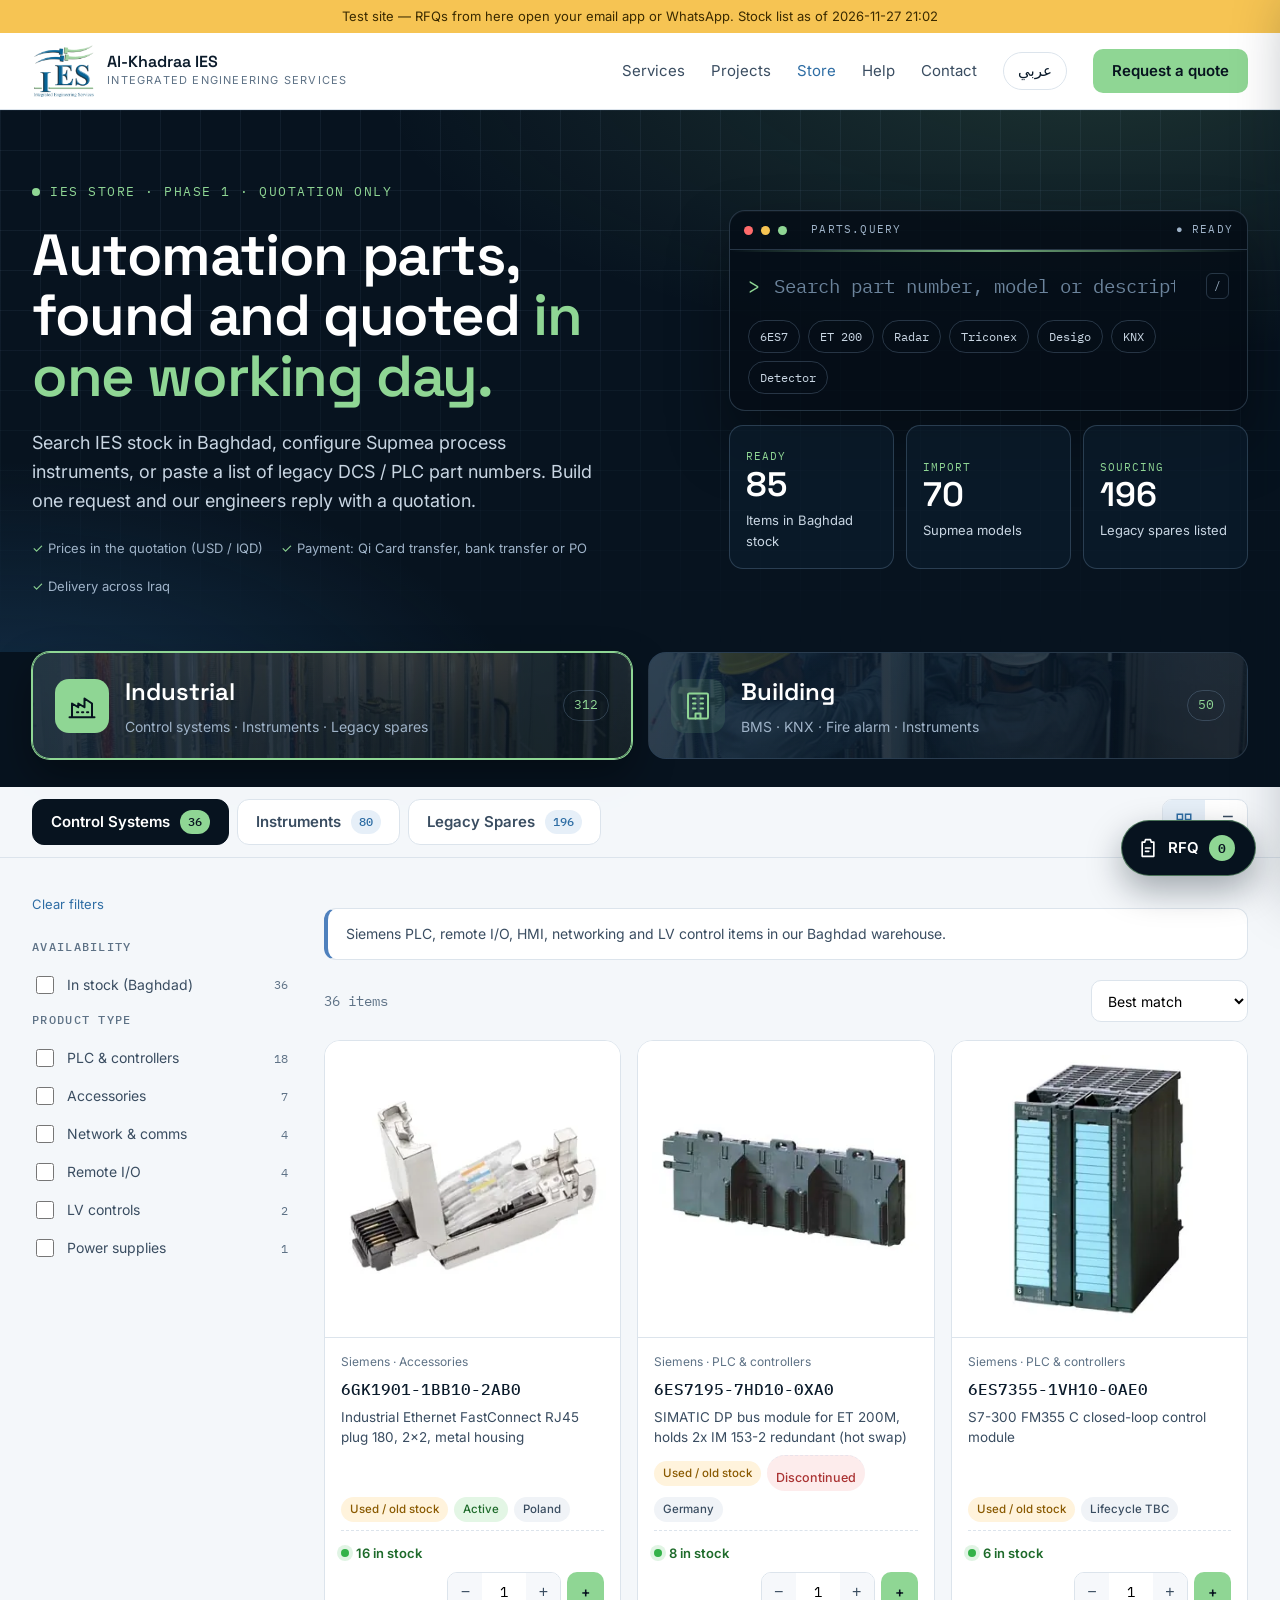
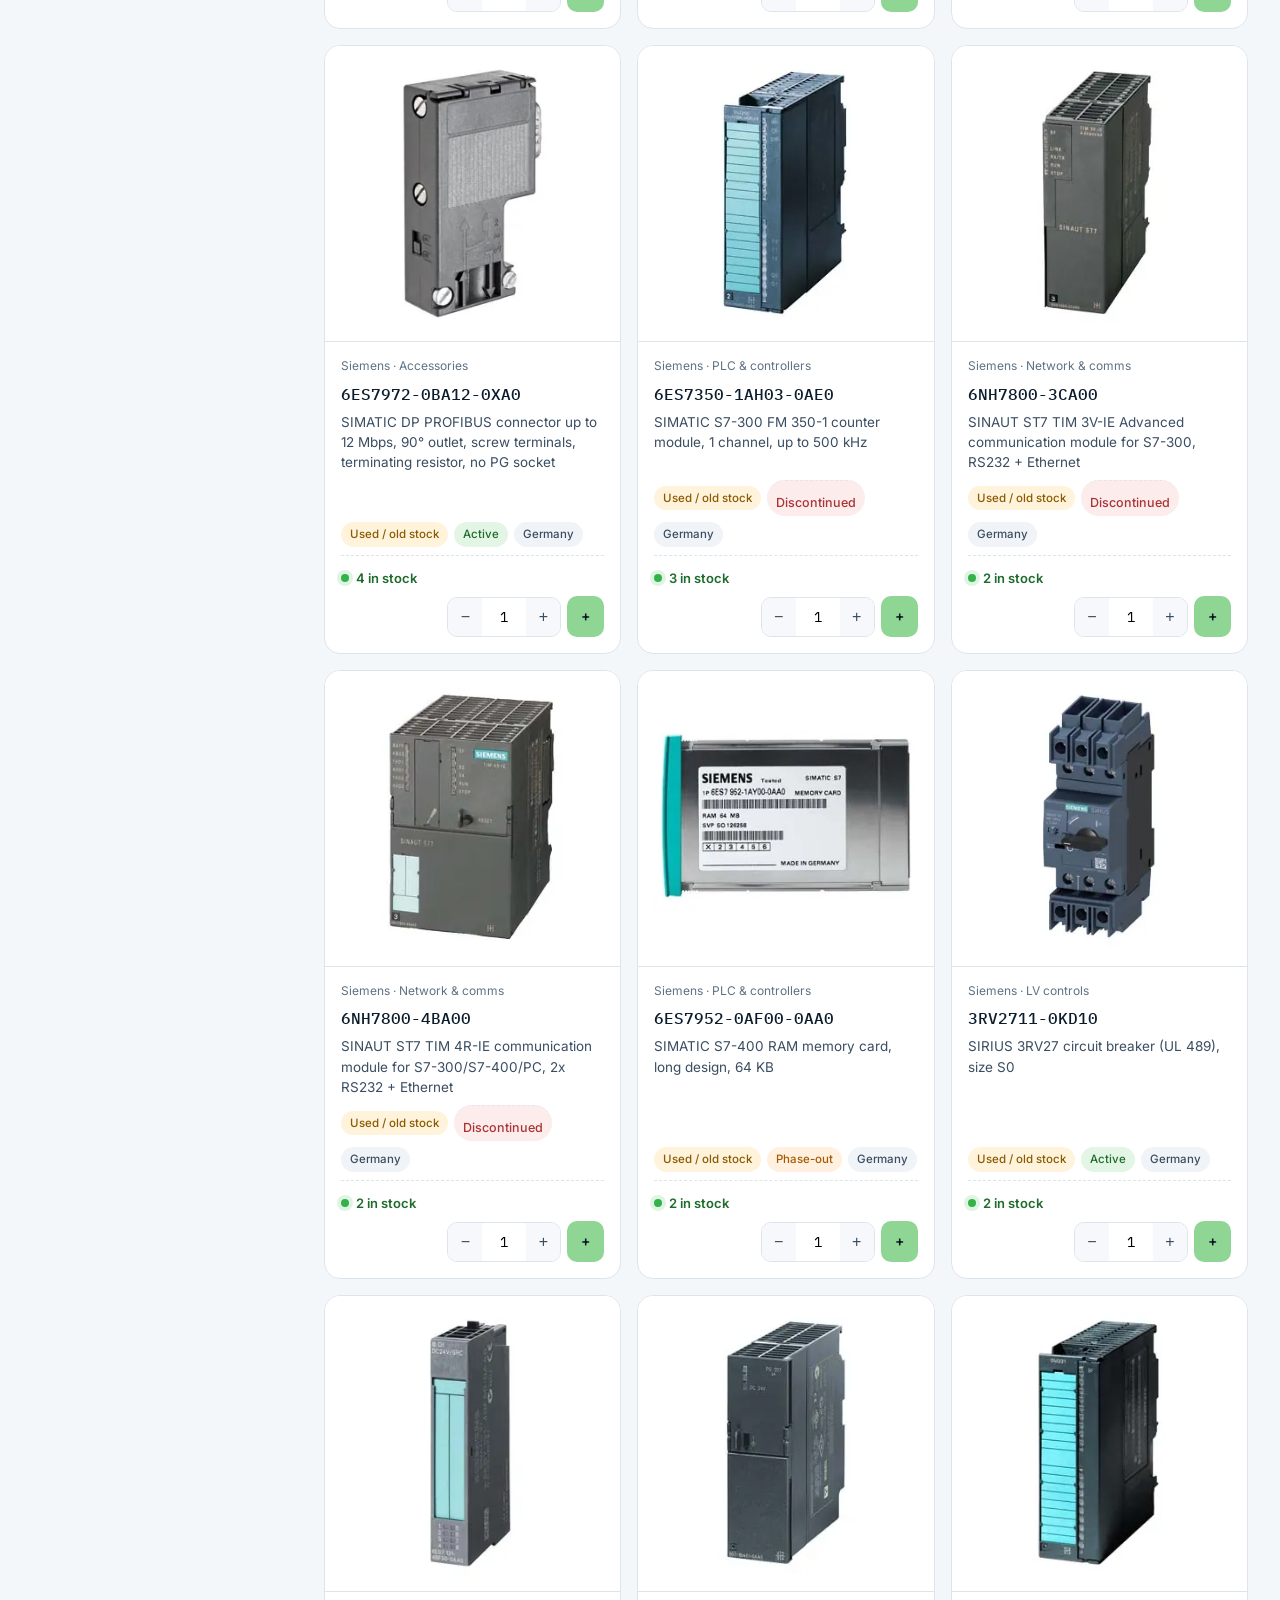
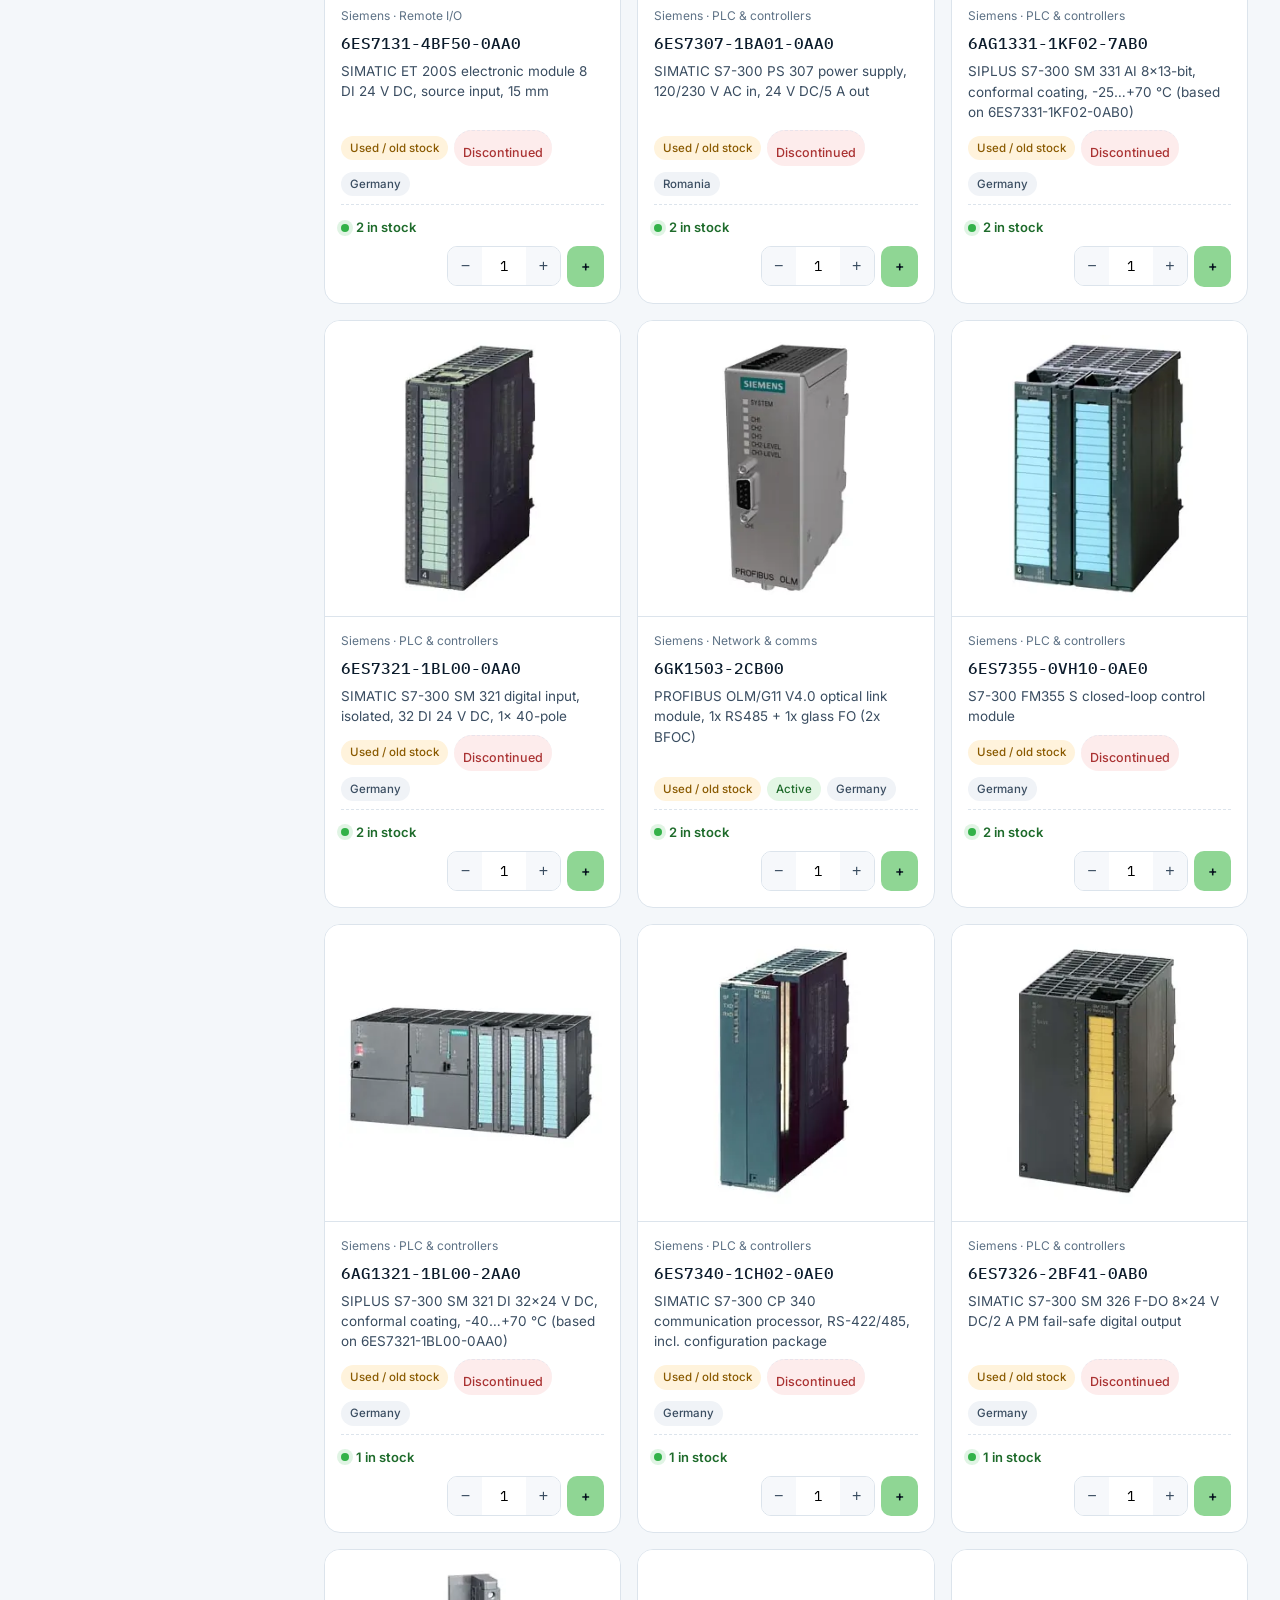
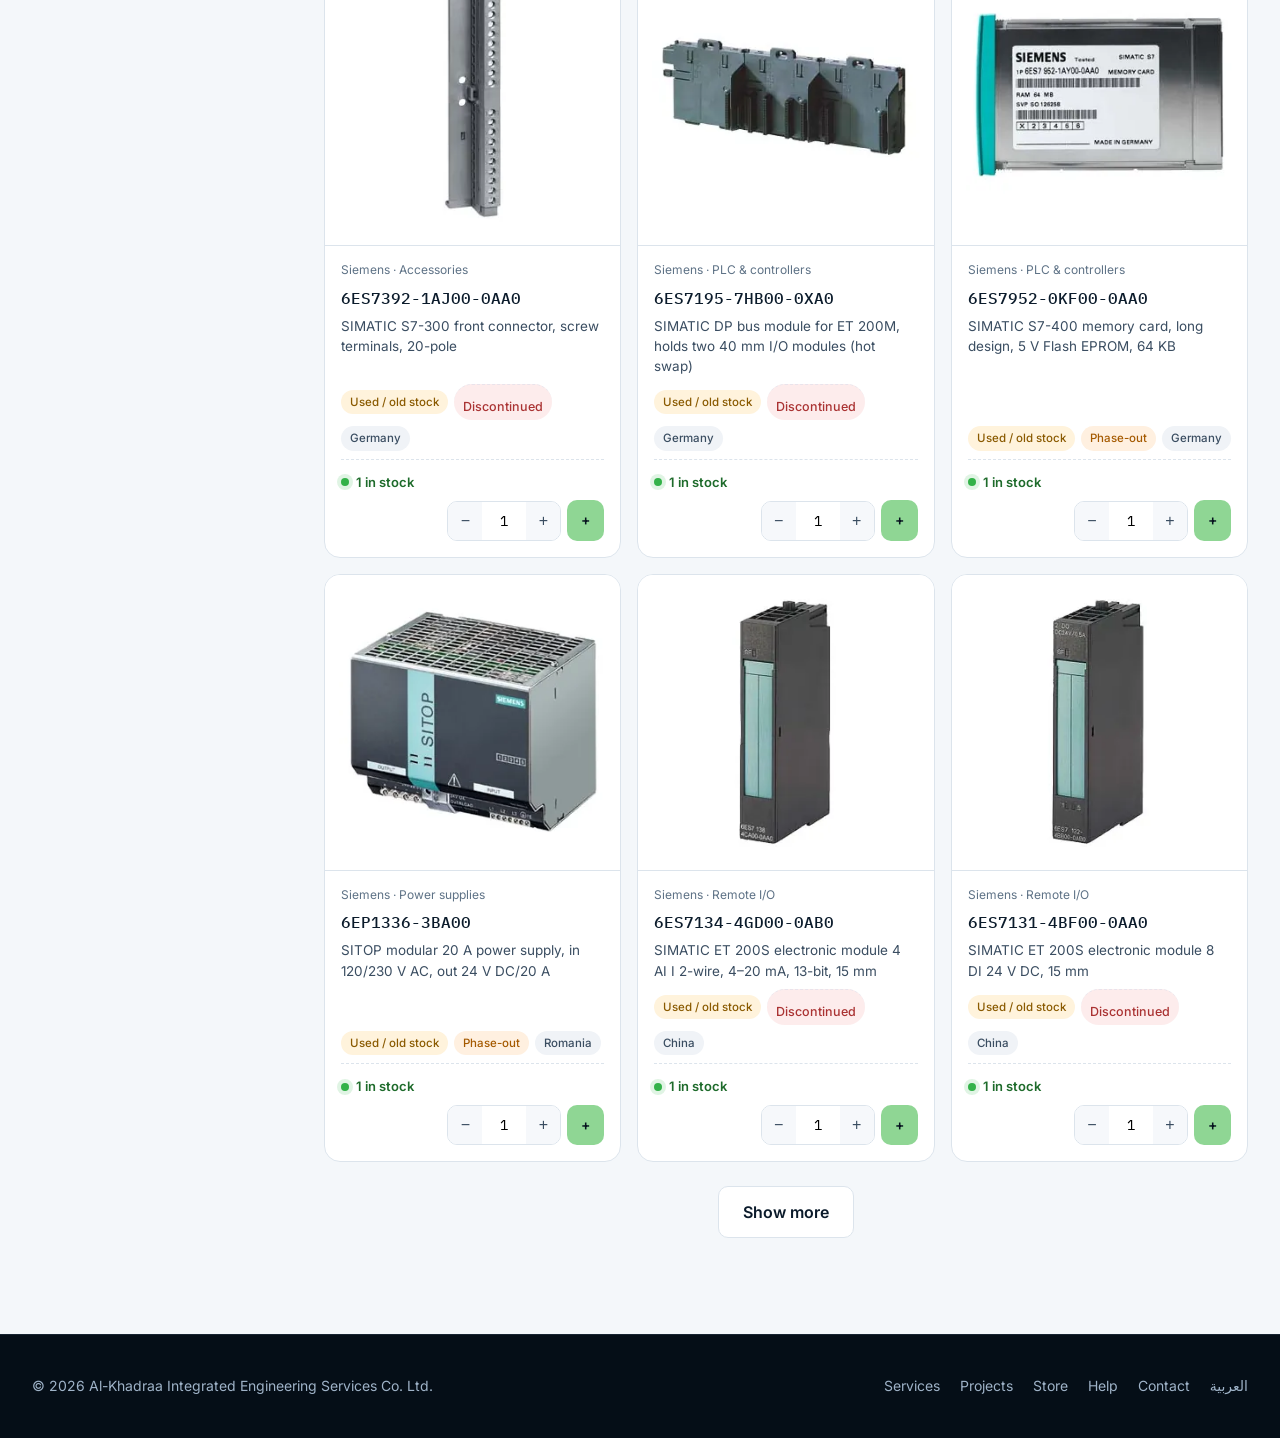
<file: store/index.html>
<!doctype html>
<html lang="en" dir="ltr">
<head>
<meta charset="utf-8">
<meta name="viewport" content="width=device-width, initial-scale=1">
<meta name="ies-site-id" content="IES-26-001-WEB-R7">
<meta name="ies-site-release" content="2026-11-27">
<meta name="robots" content="noindex, nofollow">
<meta name="ies-site-status" content="Test">
<link rel="canonical" href="https://al-khadraa.ai/store/">
<link rel="alternate" hreflang="en" href="https://al-khadraa.ai/store/">
<link rel="alternate" hreflang="ar" href="https://al-khadraa.ai/ar/store/">
<title>IES Store | Automation spares, Siemens stock & Supmea instruments, Iraq</title>
<meta name="description" content="Request a quotation for PLC, DCS and safety-system spares, in-stock Siemens items in Baghdad and Supmea process instruments. Al-Khadraa IES, Iraq.">
<link rel="icon" href="../favicon.ico">
<link rel="icon" type="image/png" href="../assets/img/favicon.png">
<link rel="preconnect" href="https://fonts.googleapis.com">
<link rel="preconnect" href="https://fonts.gstatic.com" crossorigin>
<link href="https://fonts.googleapis.com/css2?family=Space+Grotesk:wght@500;600;700&amp;family=Inter:wght@400;500;600&amp;family=IBM+Plex+Mono:wght@400;500&amp;display=swap" rel="stylesheet">
<link rel="stylesheet" href="../assets/css/style.css?v=r7d">
<link rel="stylesheet" href="../store/assets/store.css?v=r7d">
<meta property="og:type" content="website">
<meta property="og:title" content="IES Store | Automation spares, Siemens stock & Supmea instruments, Iraq">
<meta property="og:description" content="Request a quotation for PLC, DCS and safety-system spares, in-stock Siemens items in Baghdad and Supmea process instruments. Al-Khadraa IES, Iraq.">
<meta property="og:url" content="https://al-khadraa.ai/store/">
<meta property="og:image" content="https://al-khadraa.com/assets/img/og.jpg">
</head>
<body data-store-base="../store/">
<div class="testbar" id="testbar">Test site — RFQs from here open your email app or WhatsApp. Stock list as of <span id="upd" class="ltr"></span></div>
<a class="skip" href="#catalog">Skip to content</a>
<header class="hdr">
<div class="wrap">
<a class="brand" href="../index.html" aria-label="Al-Khadraa IES">
<img src="../assets/img/logo-color.png" alt="IES logo" width="63" height="52">
<span><b>Al-Khadraa IES</b><small>Integrated Engineering Services</small></span>
</a>
<button class="menu-btn" type="button" aria-label="Menu" aria-expanded="false" aria-controls="nav"><svg width="20" height="20" viewBox="0 0 24 24" fill="none" stroke="currentColor" stroke-width="2" stroke-linecap="round" aria-hidden="true"><path d="M4 7h16M4 12h16M4 17h16"/></svg></button>
<nav class="nav" id="nav" aria-label="Main">
<a href="../index.html#capabilities">Services</a><a href="../projects.html">Projects</a><a href="./" aria-current="page">Store</a><a href="help/">Help</a><a href="../index.html#contact">Contact</a>
<a class="lang" href="../ar/store/" lang="ar" hreflang="ar">عربي</a>
<button class="btn btn-g" type="button" data-cart>Request a quote</button>
</nav>
</div>
</header>

<main id="main">
<section class="st-hero dark" aria-labelledby="h1">
<div class="wrap">
<div class="st-copy">
<div class="live"><span class="dot"></span>IES Store · Phase 1 · Quotation only</div>
<h1 id="h1">Automation parts, found and quoted <span style="color:var(--green)">in one working day.</span></h1>
<p class="lead">Search IES stock in Baghdad, configure Supmea process instruments, or paste a list of legacy DCS / PLC part numbers. Build one request and our engineers reply with a quotation.</p>
<div class="trust"><span>Prices in the quotation (USD / IQD)</span><span>Payment: Qi Card transfer, bank transfer or PO</span><span>Delivery across Iraq</span></div>
</div>
<div style="display:flex;flex-direction:column;gap:14px">
<div class="console" role="search">
<div class="console-top"><i></i><i></i><i></i>&nbsp; parts.query<span>● ready</span></div>
<div class="scan"></div>
<label class="qbox"><span class="pr" aria-hidden="true">&gt;</span><input id="q" type="search" placeholder="Search part number, model or description…" autocomplete="off" spellcheck="false" aria-label="Search part number, model or description…"><kbd>/</kbd></label>
<div class="qchips"><button type="button" data-chip="6ES7" data-to="ind:ctl">6ES7</button><button type="button" data-chip="ET 200" data-to="ind:ctl">ET 200</button><button type="button" data-chip="Radar" data-to="ind:ins">Radar</button><button type="button" data-chip="Triconex" data-to="ind:spr">Triconex</button><button type="button" data-chip="Desigo" data-to="bld:bms">Desigo</button><button type="button" data-chip="KNX" data-to="bld:knx">KNX</button><button type="button" data-chip="Detector" data-to="bld:fire">Detector</button></div>
</div>
<div class="kpis">
<button class="kpi" type="button" data-jump="ind:ctl"><em>Ready</em><strong id="k-stock">–</strong><small>Items in Baghdad stock</small></button>
<button class="kpi" type="button" data-jump="ind:ins"><em>Import</em><strong id="k-sup">–</strong><small>Supmea models</small></button>
<button class="kpi" type="button" data-jump="ind:spr"><em>Sourcing</em><strong id="k-src">–</strong><small>Legacy spares listed</small></button>
</div>
</div>
</div>
</section>

<section class="divs" id="catalog" aria-label="Divisions">
<div class="wrap divrow">
<button class="div ind" type="button" data-div="ind" aria-selected="true"><span class="dv-ic"><svg viewBox="0 0 24 24" fill="none" stroke="currentColor" stroke-width="1.6" stroke-linecap="round" stroke-linejoin="round"><path d="M2 21h20M4 21V10l5 3V10l5 3V6l6 4v11"/><path d="M8 17h1M12 17h1M16 17h1"/></svg></span><span class="dv-t"><b>Industrial</b><small>Control systems · Instruments · Legacy spares</small></span><span class="dn">–</span></button>
<button class="div bld" type="button" data-div="bld" aria-selected="false"><span class="dv-ic"><svg viewBox="0 0 24 24" fill="none" stroke="currentColor" stroke-width="1.6" stroke-linecap="round" stroke-linejoin="round"><rect x="4" y="2" width="16" height="20" rx="1"/><path d="M8 6h2M14 6h2M8 10h2M14 10h2M8 14h2M14 14h2M10 22v-4h4v4"/></svg></span><span class="dv-t"><b>Building</b><small>BMS · KNX · Fire alarm · Instruments</small></span><span class="dn">–</span></button>
</div>
</section>
<div class="srcbar">
<div class="wrap"><div id="secTabs" role="tablist" style="display:flex;gap:8px"></div>
<span class="sp"></span>
<div class="view-tg"><button type="button" data-view="grid" aria-label="Grid view" title="Grid view"><svg width="18" height="18" viewBox="0 0 24 24" fill="none" stroke="currentColor" stroke-width="2"><rect x="3" y="3" width="7" height="7"/><rect x="14" y="3" width="7" height="7"/><rect x="3" y="14" width="7" height="7"/><rect x="14" y="14" width="7" height="7"/></svg></button><button type="button" data-view="list" aria-label="List view" title="List view"><svg width="18" height="18" viewBox="0 0 24 24" fill="none" stroke="currentColor" stroke-width="2"><path d="M8 6h13M8 12h13M8 18h13M3 6h.01M3 12h.01M3 18h.01"/></svg></button></div>
</div>
</div>

<section class="st-main">
<div class="wrap">
<div class="srcx" id="bomPanel" hidden style="margin-bottom:32px">
<div class="panel2">
<h3>Paste your part list</h3>
<p>One part number per line, with quantity if known. Items found in IES stock are matched automatically; the rest are added for sourcing.</p>
<textarea class="bom" id="bom" spellcheck="false" placeholder="6ES7 315-2EH14-0AB0   2&#10;IC697CPU731, 1&#10;CC-PAIH01 51405038-175 x3"></textarea>
<div style="display:flex;gap:10px;flex-wrap:wrap;align-items:center"><select id="bomBrand" aria-label="Brand (optional)" style="font:inherit;padding:10px 12px;border:1px solid var(--line);border-radius:10px;min-height:46px"></select><button class="btn btn-g" type="button" id="bomBtn">Check & add to RFQ</button></div>
<div class="matchlog" id="bomLog"></div>
</div>
<div class="panel2 dk">
<h3 style="color:#fff">How sourcing works</h3>
<ol class="steps2"><li>Send the part numbers you need — any brand, any age.</li><li>We locate new-surplus or refurbished units and confirm condition, revision and lead time.</li><li>You receive one IES quotation, with test report and IES warranty.</li></ol>
<div class="brands" id="brandList"></div>
<p class="disc">Brand names and part numbers identify products only. Legacy spares are supplied from independent stock, not as manufacturer-authorised supply.</p>
</div>
</div>
<div class="st-grid">
<aside class="facets" aria-label="Filters">
<div style="display:flex;justify-content:space-between;align-items:center"><button class="clear-f" type="button" data-clear>Clear filters</button><button class="clear-f fbtn-m" type="button" id="fClose">✕</button></div>
<div id="facetBox"></div>
</aside>
<div>
<p class="fam-note" id="secNote"></p>
<div class="resbar"><span class="count" id="count"></span><span style="display:flex;gap:8px"><button class="btn btn-l fbtn-m" type="button" id="fOpen" style="padding:8px 14px;min-height:42px">Filters</button>
<select id="sort" aria-label="Sort"><option value="rel">Best match</option><option value="pn">Part number A–Z</option><option value="qty">Most available</option></select></span></div>
<div class="pgrid2" id="grid"></div>
<div class="more-btn"><button class="btn btn-l" type="button" id="moreBtn" hidden>Show more</button></div>
</div>
</div>
</div>
</section>
</main>

<button class="fab" type="button" aria-label="Your RFQ"><svg width="20" height="20" viewBox="0 0 24 24" fill="none" stroke="currentColor" stroke-width="2" stroke-linecap="round" stroke-linejoin="round" aria-hidden="true"><path d="M9 2h6l1 3h3v17H5V5h3z"/><path d="M9 12h6M9 16h4"/></svg><span class="lbl">RFQ</span><span class="n">0</span></button>
<div class="scrim"></div>
<aside class="drawer" aria-label="Your RFQ">
<div class="dr-h"><div><h2>Your RFQ</h2><div class="rid" id="rid"></div></div><button class="x" type="button" aria-label="Close">×</button></div>
<div class="dr-b">
<div class="done-box" id="done" hidden></div>
<div class="empty-cart" id="cartEmpty"><p>Your RFQ is empty. Add items from stock, configure a Supmea instrument or paste part numbers.</p><button class="btn btn-d" type="button" data-jump="ind:ctl">Browse stock</button></div>
<div class="lines" id="lines"></div>
<form class="dr-f" id="cartForm" hidden onsubmit="return false">
<label>Company *<input name="company" required autocomplete="organization"></label>
<label>Contact name *<input name="name" required autocomplete="name"></label>
<label>Phone / WhatsApp *<input name="phone" type="tel" required autocomplete="tel" class="ltr"></label>
<label>Email<input name="email" type="email" autocomplete="email" class="ltr"></label>
<label>Delivery city<input name="city"></label>
<label>Project / PO reference<input name="project"></label>
<label>Required by<input name="date" type="date"></label>
<label class="hpf" aria-hidden="true">Website<input id="hp" name="hp" tabindex="-1" autocomplete="off"></label>
<label class="w">Message<textarea name="msg" rows="3"></textarea></label>
</form>
</div>
<div class="dr-ft" id="drFt" hidden>
<p class="note" id="formMsg" hidden style="margin:0;color:#A33;font-size:14px"></p>
<button class="btn btn-g" type="button" id="sendBtn">Send RFQ</button>
<div class="alt"><button class="btn btn-l" type="button" id="mailBtn">Email</button><button class="btn btn-l" type="button" id="waBtn">WhatsApp</button><button class="btn btn-l" type="button" id="csvBtn">Download (CSV)</button></div>
<small>IES engineers reply with a quotation within one working day (Saturday–Thursday).</small>
</div>
</aside>
<div class="modal" role="dialog" aria-modal="true"><div class="box"></div></div>
<div class="toast" role="status" aria-live="polite"></div>

<footer class="ftr">
<div class="wrap">
<span>© <span class="yr">2026</span> Al-Khadraa Integrated Engineering Services Co. Ltd.</span>
<nav aria-label="Footer"><a href="../index.html#capabilities">Services</a><a href="../projects.html">Projects</a><a href="./">Store</a><a href="help/">Help</a><a href="../index.html#contact">Contact</a><a href="../ar/store/" lang="ar">العربية</a></nav>
</div>
</footer>
<script src="../assets/js/main.js?v=r7d"></script>
<script src="../store/assets/store.js?v=r7d"></script>
</body>
</html>
</file>
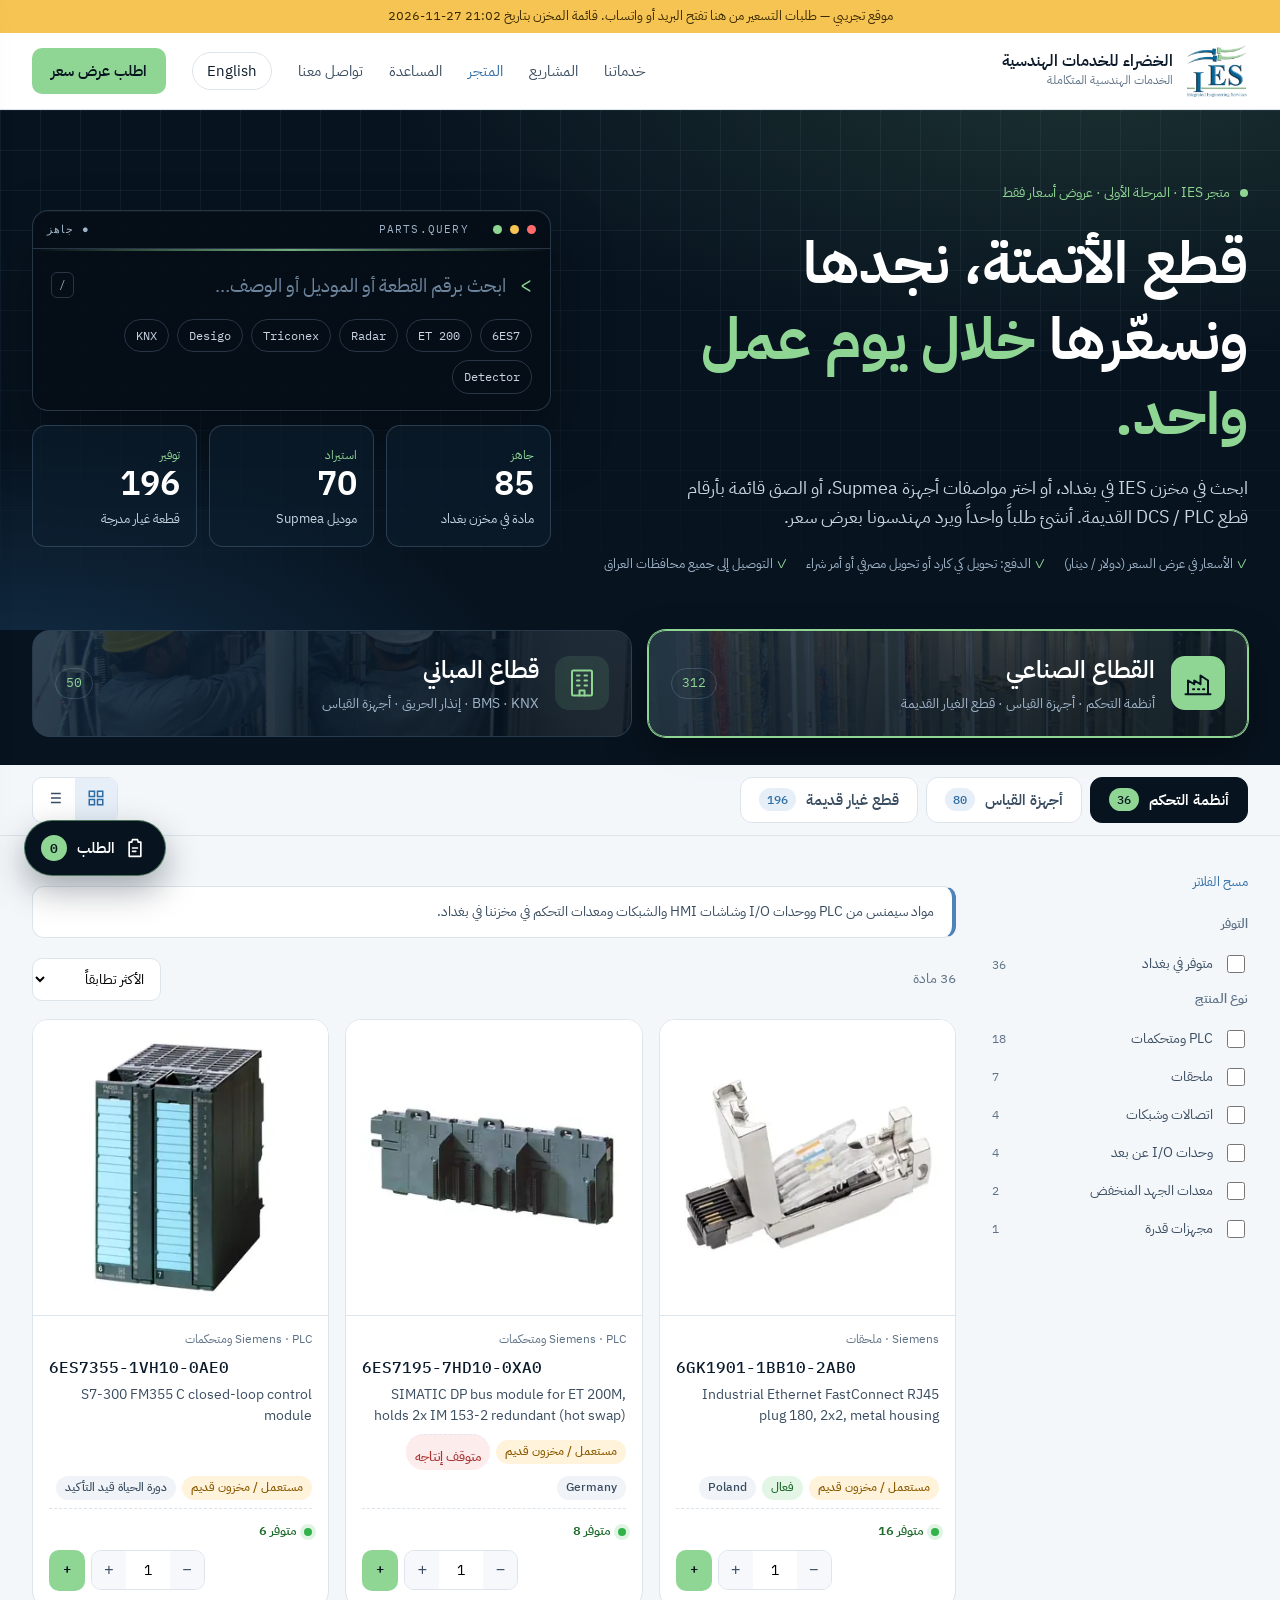
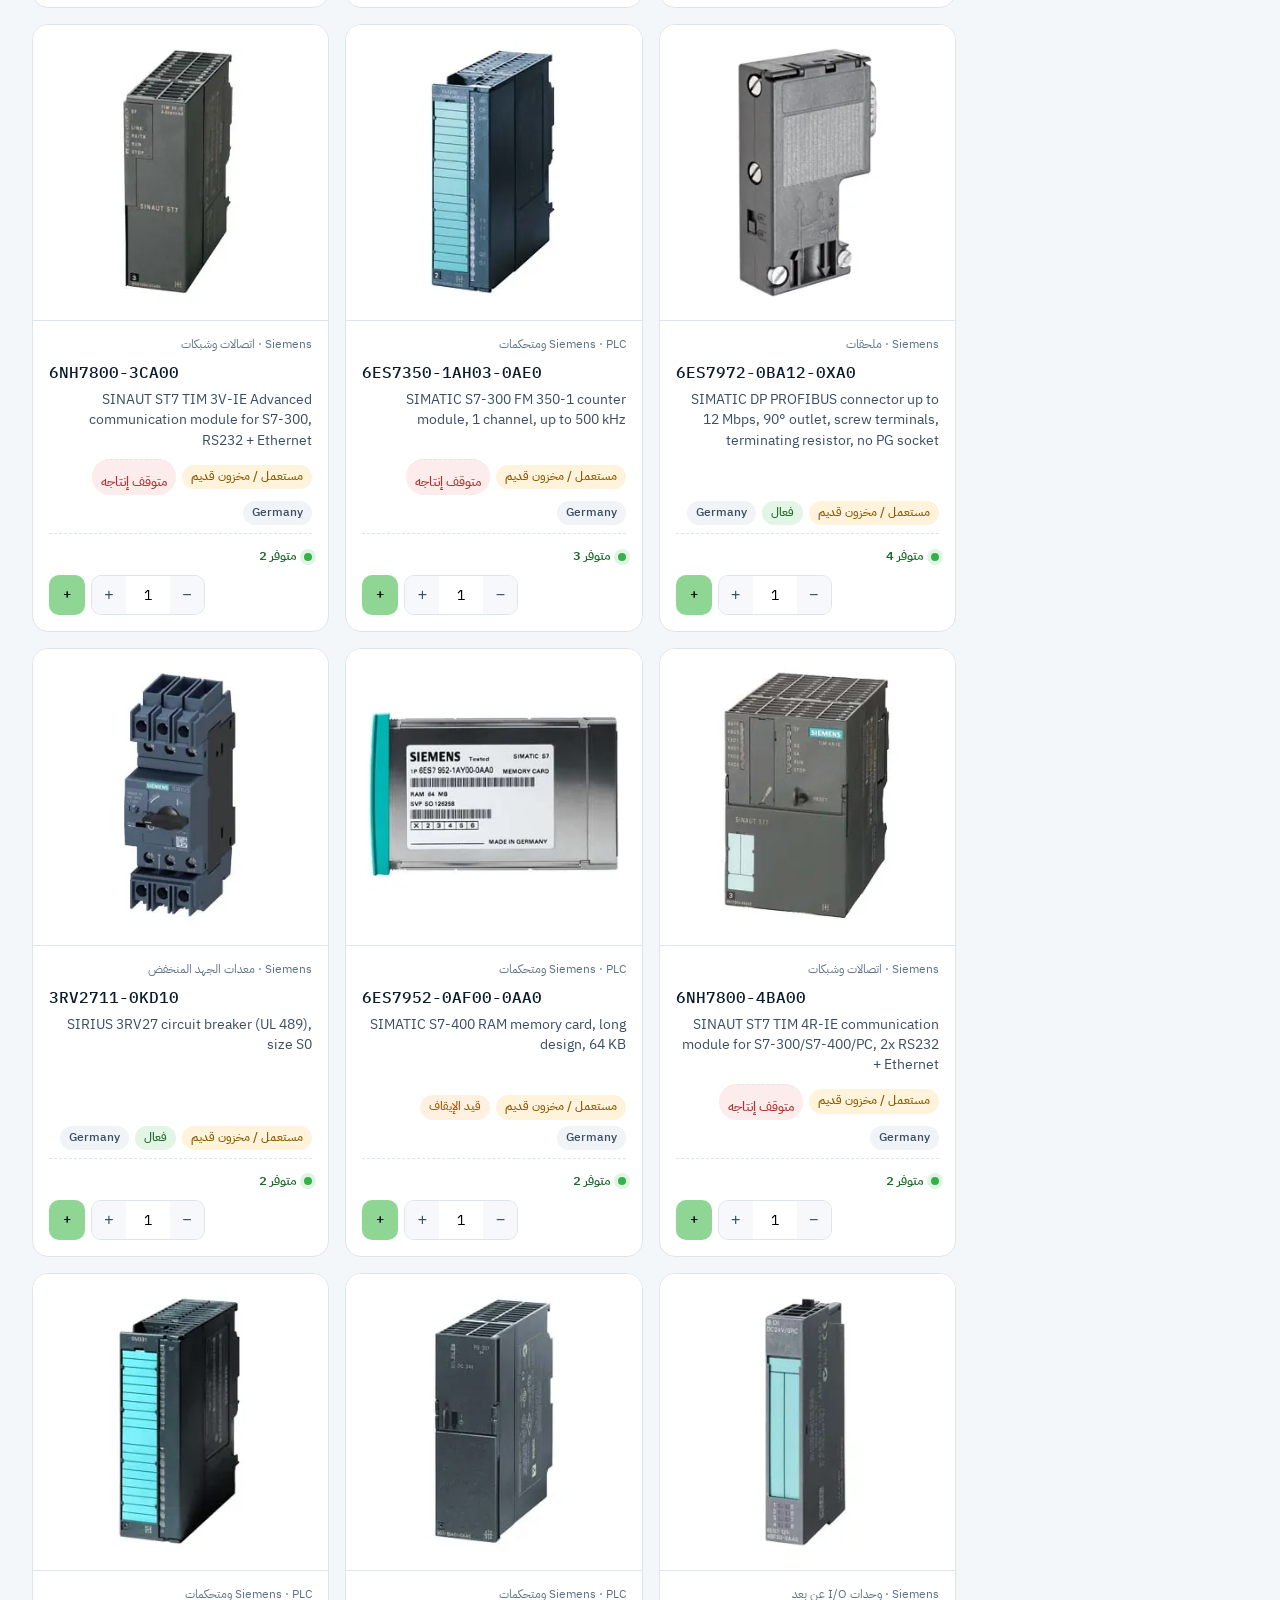
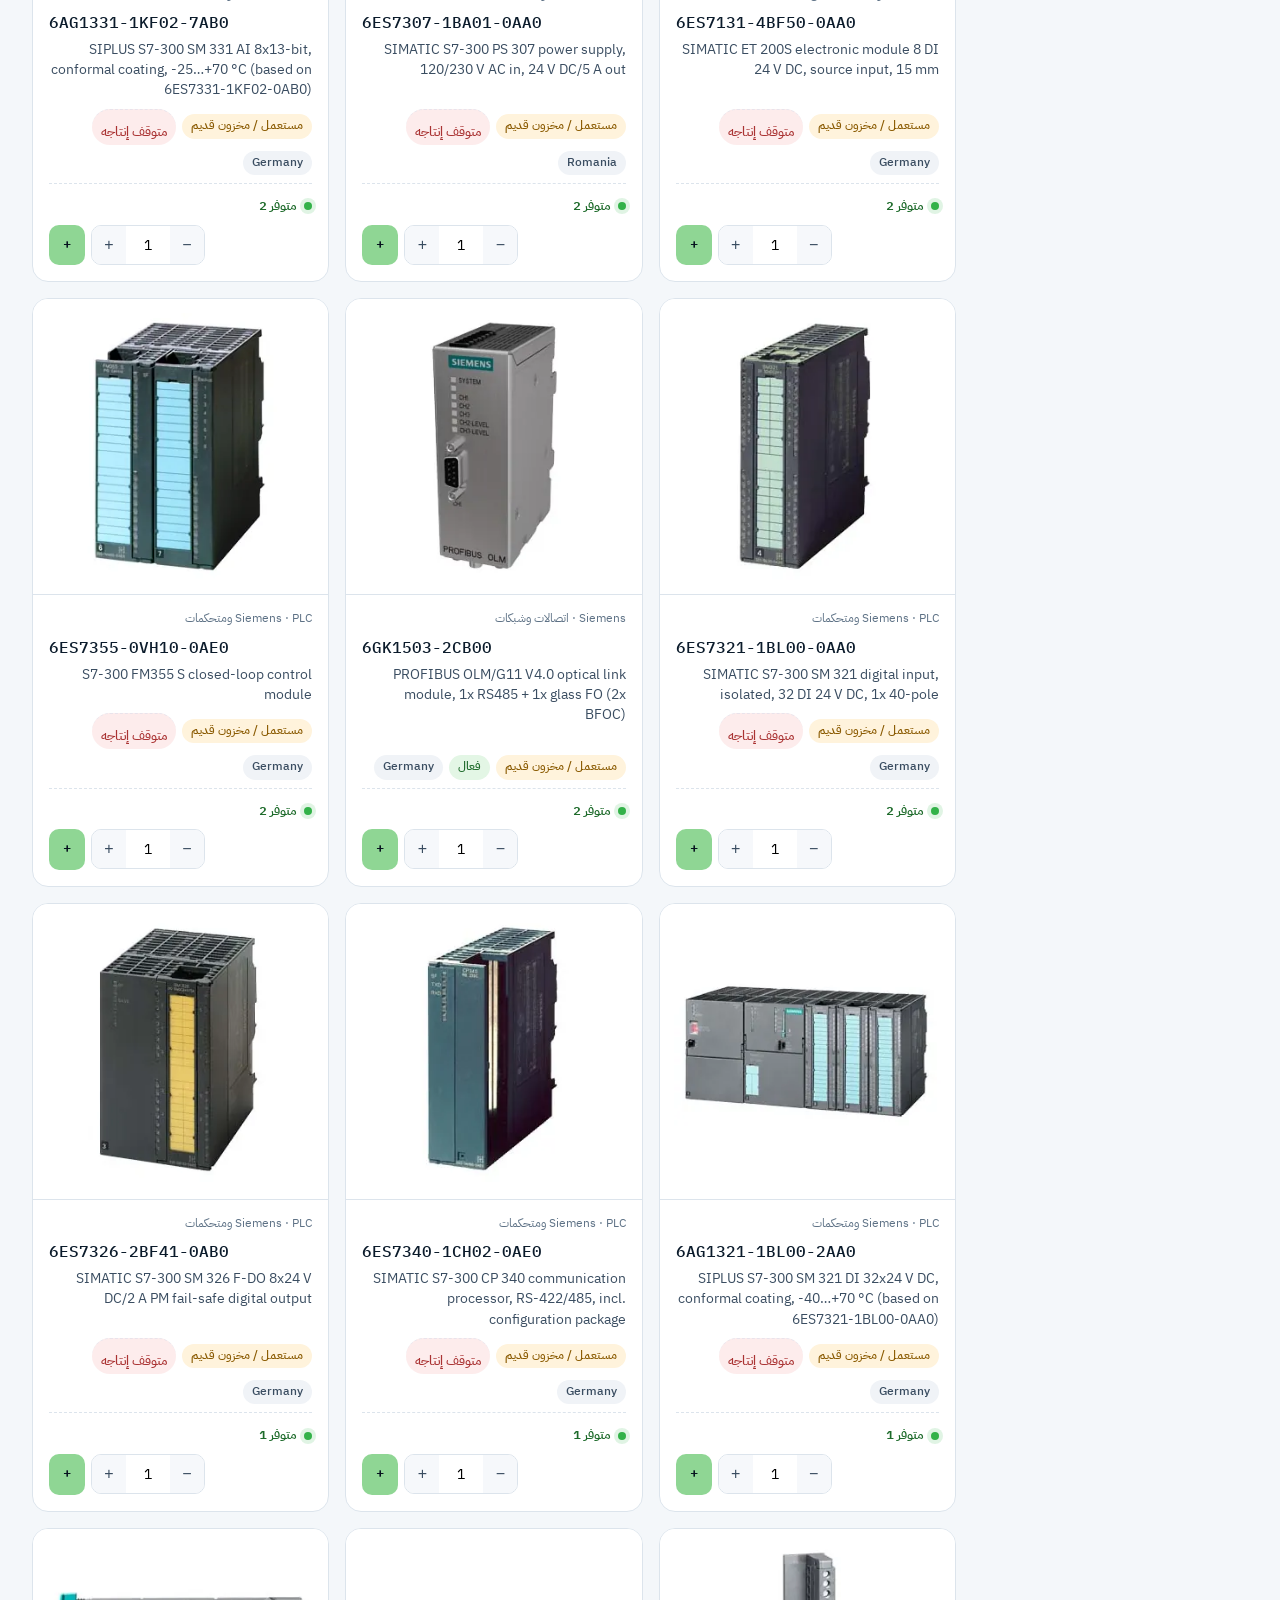
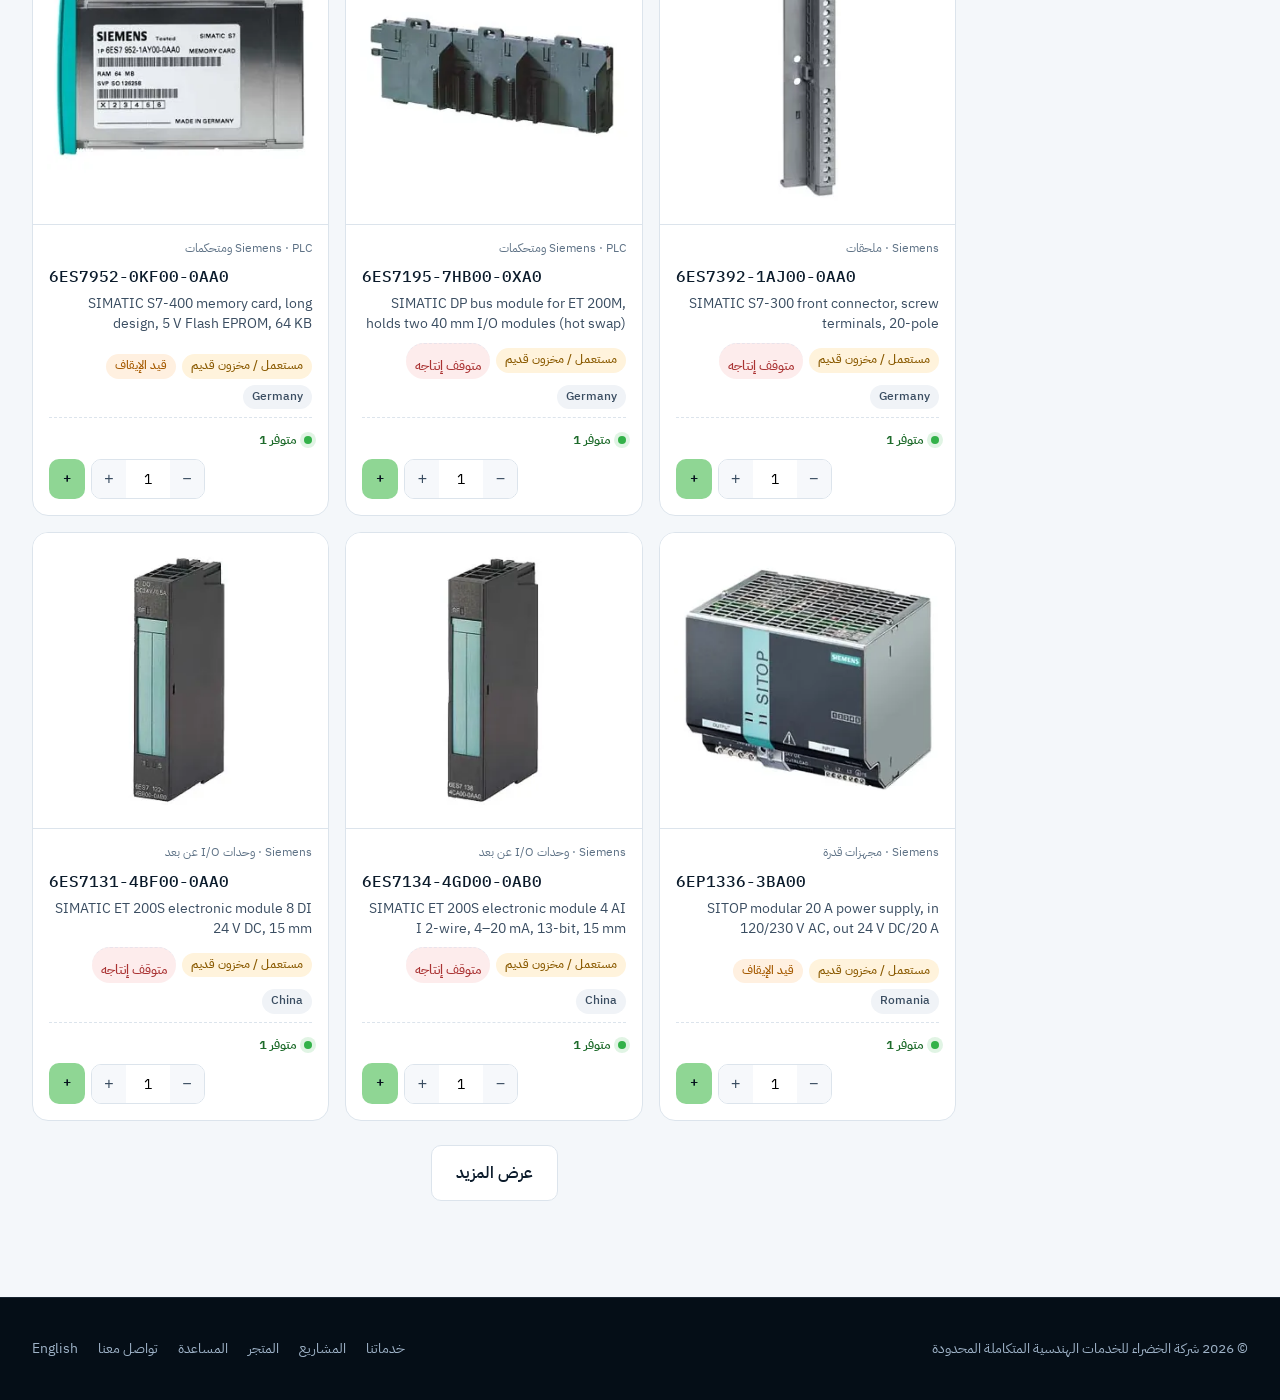
<file: ar/store/index.html>
<!doctype html>
<html lang="ar" dir="rtl">
<head>
<meta charset="utf-8">
<meta name="viewport" content="width=device-width, initial-scale=1">
<meta name="ies-site-id" content="IES-26-001-WEB-R7">
<meta name="ies-site-release" content="2026-11-27">
<meta name="robots" content="noindex, nofollow">
<meta name="ies-site-status" content="Test">
<link rel="canonical" href="https://al-khadraa.ai/ar/store/">
<link rel="alternate" hreflang="en" href="https://al-khadraa.ai/store/">
<link rel="alternate" hreflang="ar" href="https://al-khadraa.ai/ar/store/">
<title>متجر IES | قطع غيار الأتمتة، مخزون سيمنس وأجهزة Supmea في العراق</title>
<meta name="description" content="اطلب عرض سعر لقطع غيار PLC وDCS وأنظمة السلامة، ومواد سيمنس المتوفرة في بغداد، وأجهزة القياس من Supmea. شركة الخضراء للخدمات الهندسية المتكاملة.">
<link rel="icon" href="../../favicon.ico">
<link rel="icon" type="image/png" href="../../assets/img/favicon.png">
<link rel="preconnect" href="https://fonts.googleapis.com">
<link rel="preconnect" href="https://fonts.gstatic.com" crossorigin>
<link href="https://fonts.googleapis.com/css2?family=Space+Grotesk:wght@500;600;700&amp;family=Inter:wght@400;500;600&amp;family=IBM+Plex+Mono:wght@400;500&amp;family=IBM+Plex+Sans+Arabic:wght@400;500;600;700&amp;display=swap" rel="stylesheet">
<link rel="stylesheet" href="../../assets/css/style.css?v=r7d">
<link rel="stylesheet" href="../../store/assets/store.css?v=r7d">
<meta property="og:type" content="website">
<meta property="og:title" content="متجر IES | قطع غيار الأتمتة، مخزون سيمنس وأجهزة Supmea في العراق">
<meta property="og:description" content="اطلب عرض سعر لقطع غيار PLC وDCS وأنظمة السلامة، ومواد سيمنس المتوفرة في بغداد، وأجهزة القياس من Supmea. شركة الخضراء للخدمات الهندسية المتكاملة.">
<meta property="og:url" content="https://al-khadraa.ai/ar/store/">
<meta property="og:image" content="https://al-khadraa.com/assets/img/og.jpg">
</head>
<body data-store-base="../../store/">
<div class="testbar" id="testbar">موقع تجريبي — طلبات التسعير من هنا تفتح البريد أو واتساب. قائمة المخزن بتاريخ <span id="upd" class="ltr"></span></div>
<a class="skip" href="#catalog">Skip to content</a>
<header class="hdr">
<div class="wrap">
<a class="brand" href="../index.html" aria-label="الخضراء للخدمات الهندسية">
<img src="../../assets/img/logo-color.png" alt="شعار IES" width="63" height="52">
<span><b>الخضراء للخدمات الهندسية</b><small>الخدمات الهندسية المتكاملة</small></span>
</a>
<button class="menu-btn" type="button" aria-label="القائمة" aria-expanded="false" aria-controls="nav"><svg width="20" height="20" viewBox="0 0 24 24" fill="none" stroke="currentColor" stroke-width="2" stroke-linecap="round" aria-hidden="true"><path d="M4 7h16M4 12h16M4 17h16"/></svg></button>
<nav class="nav" id="nav" aria-label="القائمة الرئيسية">
<a href="../index.html#capabilities">خدماتنا</a><a href="../projects.html">المشاريع</a><a href="./" aria-current="page">المتجر</a><a href="help/">المساعدة</a><a href="../index.html#contact">تواصل معنا</a>
<a class="lang" href="../../store/" lang="en" hreflang="en">English</a>
<button class="btn btn-g" type="button" data-cart>اطلب عرض سعر</button>
</nav>
</div>
</header>

<main id="main">
<section class="st-hero dark" aria-labelledby="h1">
<div class="wrap">
<div class="st-copy">
<div class="live"><span class="dot"></span>متجر IES · المرحلة الأولى · عروض أسعار فقط</div>
<h1 id="h1">قطع الأتمتة، نجدها ونسعّرها <span style="color:var(--green)">خلال يوم عمل واحد.</span></h1>
<p class="lead">ابحث في مخزن IES في بغداد، أو اختر مواصفات أجهزة Supmea، أو الصق قائمة بأرقام قطع DCS / PLC القديمة. أنشئ طلباً واحداً ويرد مهندسونا بعرض سعر.</p>
<div class="trust"><span>الأسعار في عرض السعر (دولار / دينار)</span><span>الدفع: تحويل كي كارد أو تحويل مصرفي أو أمر شراء</span><span>التوصيل إلى جميع محافظات العراق</span></div>
</div>
<div style="display:flex;flex-direction:column;gap:14px">
<div class="console" role="search">
<div class="console-top"><i></i><i></i><i></i>&nbsp; parts.query<span>● جاهز</span></div>
<div class="scan"></div>
<label class="qbox"><span class="pr" aria-hidden="true">&gt;</span><input id="q" type="search" placeholder="ابحث برقم القطعة أو الموديل أو الوصف…" autocomplete="off" spellcheck="false" aria-label="ابحث برقم القطعة أو الموديل أو الوصف…"><kbd>/</kbd></label>
<div class="qchips"><button type="button" data-chip="6ES7" data-to="ind:ctl">6ES7</button><button type="button" data-chip="ET 200" data-to="ind:ctl">ET 200</button><button type="button" data-chip="Radar" data-to="ind:ins">Radar</button><button type="button" data-chip="Triconex" data-to="ind:spr">Triconex</button><button type="button" data-chip="Desigo" data-to="bld:bms">Desigo</button><button type="button" data-chip="KNX" data-to="bld:knx">KNX</button><button type="button" data-chip="Detector" data-to="bld:fire">Detector</button></div>
</div>
<div class="kpis">
<button class="kpi" type="button" data-jump="ind:ctl"><em>جاهز</em><strong id="k-stock">–</strong><small>مادة في مخزن بغداد</small></button>
<button class="kpi" type="button" data-jump="ind:ins"><em>استيراد</em><strong id="k-sup">–</strong><small>موديل Supmea</small></button>
<button class="kpi" type="button" data-jump="ind:spr"><em>توفير</em><strong id="k-src">–</strong><small>قطعة غيار مدرجة</small></button>
</div>
</div>
</div>
</section>

<section class="divs" id="catalog" aria-label="Divisions">
<div class="wrap divrow">
<button class="div ind" type="button" data-div="ind" aria-selected="true"><span class="dv-ic"><svg viewBox="0 0 24 24" fill="none" stroke="currentColor" stroke-width="1.6" stroke-linecap="round" stroke-linejoin="round"><path d="M2 21h20M4 21V10l5 3V10l5 3V6l6 4v11"/><path d="M8 17h1M12 17h1M16 17h1"/></svg></span><span class="dv-t"><b>القطاع الصناعي</b><small>أنظمة التحكم · أجهزة القياس · قطع الغيار القديمة</small></span><span class="dn">–</span></button>
<button class="div bld" type="button" data-div="bld" aria-selected="false"><span class="dv-ic"><svg viewBox="0 0 24 24" fill="none" stroke="currentColor" stroke-width="1.6" stroke-linecap="round" stroke-linejoin="round"><rect x="4" y="2" width="16" height="20" rx="1"/><path d="M8 6h2M14 6h2M8 10h2M14 10h2M8 14h2M14 14h2M10 22v-4h4v4"/></svg></span><span class="dv-t"><b>قطاع المباني</b><small>BMS · KNX · إنذار الحريق · أجهزة القياس</small></span><span class="dn">–</span></button>
</div>
</section>
<div class="srcbar">
<div class="wrap"><div id="secTabs" role="tablist" style="display:flex;gap:8px"></div>
<span class="sp"></span>
<div class="view-tg"><button type="button" data-view="grid" aria-label="عرض شبكي" title="عرض شبكي"><svg width="18" height="18" viewBox="0 0 24 24" fill="none" stroke="currentColor" stroke-width="2"><rect x="3" y="3" width="7" height="7"/><rect x="14" y="3" width="7" height="7"/><rect x="3" y="14" width="7" height="7"/><rect x="14" y="14" width="7" height="7"/></svg></button><button type="button" data-view="list" aria-label="عرض قائمة" title="عرض قائمة"><svg width="18" height="18" viewBox="0 0 24 24" fill="none" stroke="currentColor" stroke-width="2"><path d="M8 6h13M8 12h13M8 18h13M3 6h.01M3 12h.01M3 18h.01"/></svg></button></div>
</div>
</div>

<section class="st-main">
<div class="wrap">
<div class="srcx" id="bomPanel" hidden style="margin-bottom:32px">
<div class="panel2">
<h3>الصق قائمة القطع</h3>
<p>رقم قطعة في كل سطر مع الكمية إن وجدت. تُطابَق المواد المتوفرة في مخزن IES تلقائياً، ويُضاف الباقي للتوفير.</p>
<textarea class="bom" id="bom" spellcheck="false" placeholder="6ES7 315-2EH14-0AB0   2&#10;IC697CPU731, 1&#10;CC-PAIH01 51405038-175 x3"></textarea>
<div style="display:flex;gap:10px;flex-wrap:wrap;align-items:center"><select id="bomBrand" aria-label="العلامة التجارية (اختياري)" style="font:inherit;padding:10px 12px;border:1px solid var(--line);border-radius:10px;min-height:46px"></select><button class="btn btn-g" type="button" id="bomBtn">تحقق وأضف إلى الطلب</button></div>
<div class="matchlog" id="bomLog"></div>
</div>
<div class="panel2 dk">
<h3 style="color:#fff">كيف يعمل التوفير</h3>
<ol class="steps2"><li>أرسل أرقام القطع التي تحتاجها — أي علامة تجارية وأي عمر.</li><li>نحدد وحدات جديدة فائضة أو مجددة ونؤكد الحالة والإصدار ومدة التوريد.</li><li>تستلم عرض سعر واحداً من IES مع تقرير الفحص وضمان IES.</li></ol>
<div class="brands" id="brandList"></div>
<p class="disc">تُستخدم الأسماء التجارية وأرقام القطع لتعريف المنتجات فقط. تُجهَّز قطع الغيار القديمة من مخزون مستقل وليس كتوريد معتمد من الشركة المصنعة.</p>
</div>
</div>
<div class="st-grid">
<aside class="facets" aria-label="الفلاتر">
<div style="display:flex;justify-content:space-between;align-items:center"><button class="clear-f" type="button" data-clear>مسح الفلاتر</button><button class="clear-f fbtn-m" type="button" id="fClose">✕</button></div>
<div id="facetBox"></div>
</aside>
<div>
<p class="fam-note" id="secNote"></p>
<div class="resbar"><span class="count" id="count"></span><span style="display:flex;gap:8px"><button class="btn btn-l fbtn-m" type="button" id="fOpen" style="padding:8px 14px;min-height:42px">الفلاتر</button>
<select id="sort" aria-label="الترتيب"><option value="rel">الأكثر تطابقاً</option><option value="pn">رقم القطعة أ–ي</option><option value="qty">الأكثر توفراً</option></select></span></div>
<div class="pgrid2" id="grid"></div>
<div class="more-btn"><button class="btn btn-l" type="button" id="moreBtn" hidden>عرض المزيد</button></div>
</div>
</div>
</div>
</section>
</main>

<button class="fab" type="button" aria-label="طلب التسعير"><svg width="20" height="20" viewBox="0 0 24 24" fill="none" stroke="currentColor" stroke-width="2" stroke-linecap="round" stroke-linejoin="round" aria-hidden="true"><path d="M9 2h6l1 3h3v17H5V5h3z"/><path d="M9 12h6M9 16h4"/></svg><span class="lbl">الطلب</span><span class="n">0</span></button>
<div class="scrim"></div>
<aside class="drawer" aria-label="طلب التسعير">
<div class="dr-h"><div><h2>طلب التسعير</h2><div class="rid" id="rid"></div></div><button class="x" type="button" aria-label="إغلاق">×</button></div>
<div class="dr-b">
<div class="done-box" id="done" hidden></div>
<div class="empty-cart" id="cartEmpty"><p>طلبك فارغ. أضف مواد من المخزن أو اختر جهاز Supmea أو الصق أرقام القطع.</p><button class="btn btn-d" type="button" data-jump="ind:ctl">تصفح المخزن</button></div>
<div class="lines" id="lines"></div>
<form class="dr-f" id="cartForm" hidden onsubmit="return false">
<label>الشركة *<input name="company" required autocomplete="organization"></label>
<label>اسم الشخص المسؤول *<input name="name" required autocomplete="name"></label>
<label>الهاتف / واتساب *<input name="phone" type="tel" required autocomplete="tel" class="ltr"></label>
<label>البريد الإلكتروني<input name="email" type="email" autocomplete="email" class="ltr"></label>
<label>مدينة التسليم<input name="city"></label>
<label>المشروع / رقم أمر الشراء<input name="project"></label>
<label>مطلوب قبل<input name="date" type="date"></label>
<label class="hpf" aria-hidden="true">Website<input id="hp" name="hp" tabindex="-1" autocomplete="off"></label>
<label class="w">رسالة<textarea name="msg" rows="3"></textarea></label>
</form>
</div>
<div class="dr-ft" id="drFt" hidden>
<p class="note" id="formMsg" hidden style="margin:0;color:#A33;font-size:14px"></p>
<button class="btn btn-g" type="button" id="sendBtn">أرسل طلب التسعير</button>
<div class="alt"><button class="btn btn-l" type="button" id="mailBtn">بريد</button><button class="btn btn-l" type="button" id="waBtn">واتساب</button><button class="btn btn-l" type="button" id="csvBtn">تنزيل (CSV)</button></div>
<small>يرد مهندسو IES بعرض سعر خلال يوم عمل واحد (السبت–الخميس).</small>
</div>
</aside>
<div class="modal" role="dialog" aria-modal="true"><div class="box"></div></div>
<div class="toast" role="status" aria-live="polite"></div>

<footer class="ftr">
<div class="wrap">
<span>© <span class="yr">2026</span> شركة الخضراء للخدمات الهندسية المتكاملة المحدودة</span>
<nav aria-label="Footer"><a href="../index.html#capabilities">خدماتنا</a><a href="../projects.html">المشاريع</a><a href="./">المتجر</a><a href="help/">المساعدة</a><a href="../index.html#contact">تواصل معنا</a><a href="../../store/" lang="en">English</a></nav>
</div>
</footer>
<script src="../../assets/js/main.js?v=r7d"></script>
<script src="../../store/assets/store.js?v=r7d"></script>
</body>
</html>
</file>
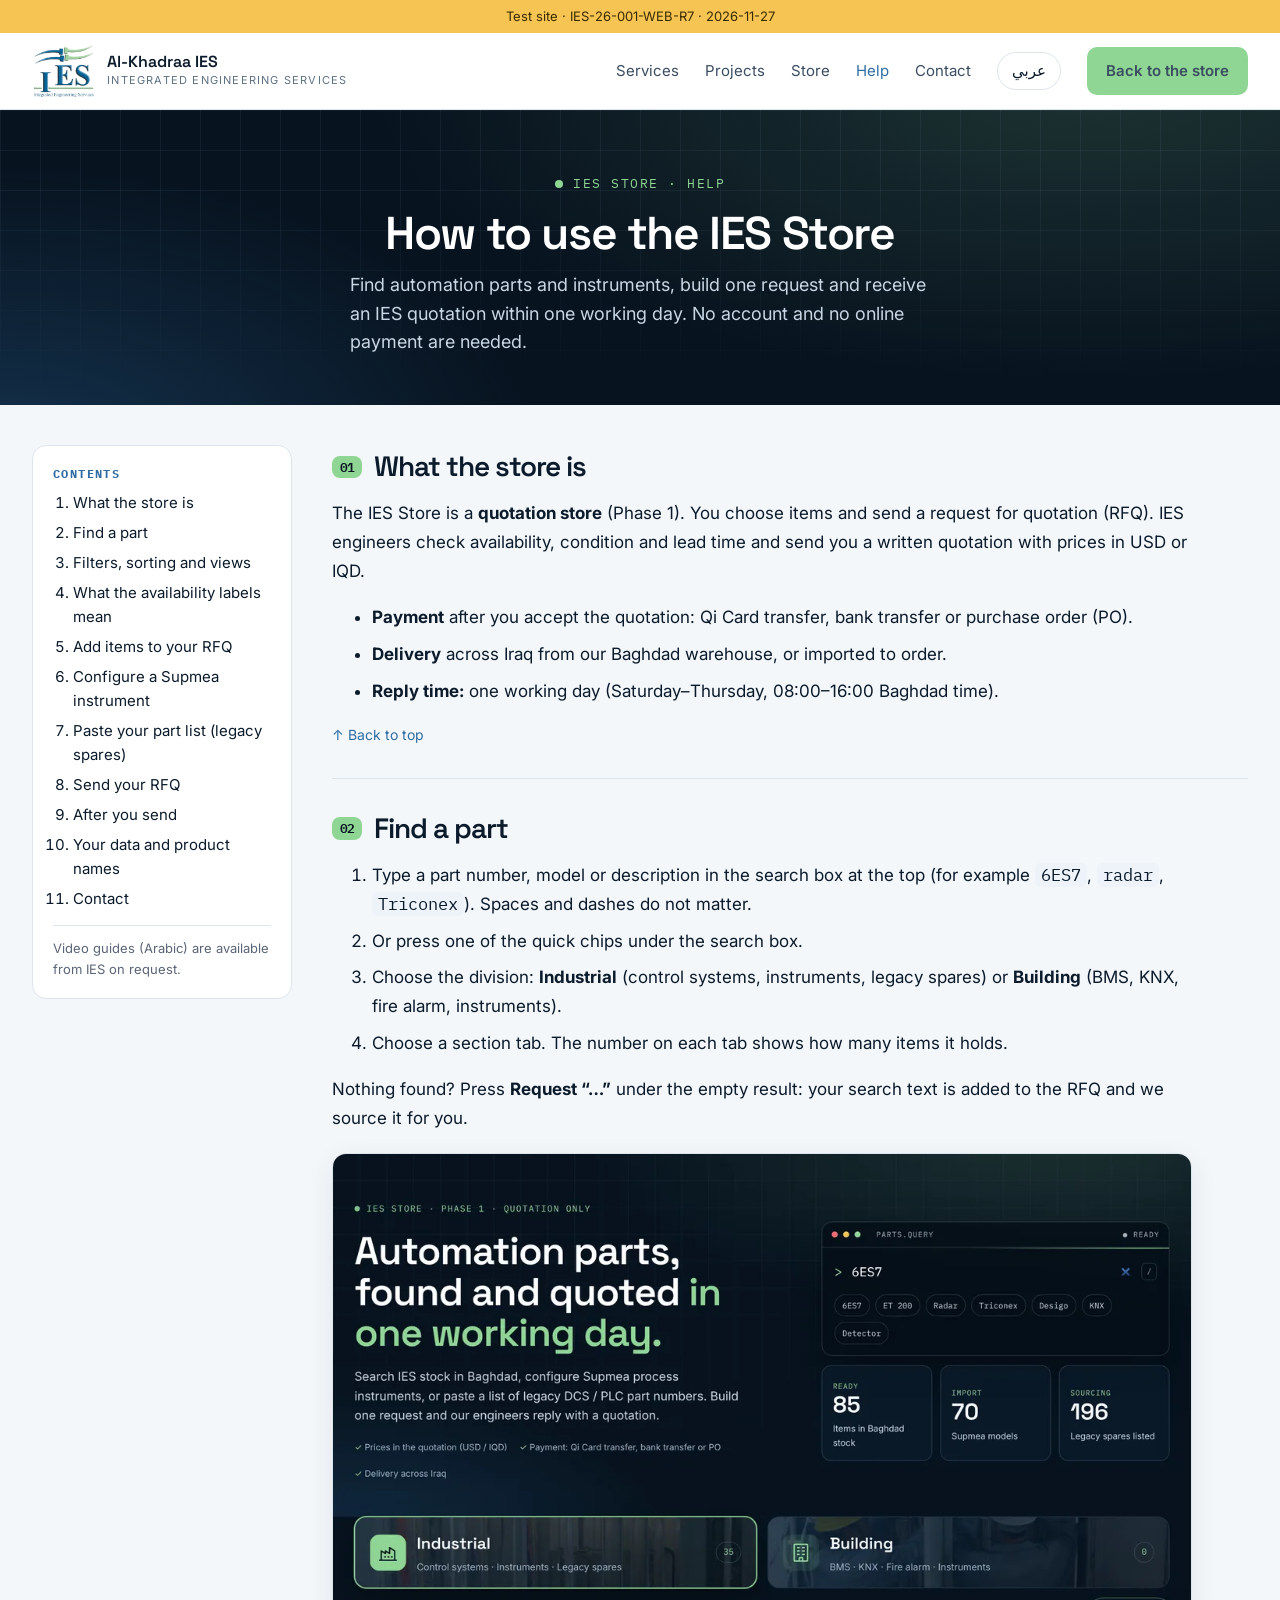
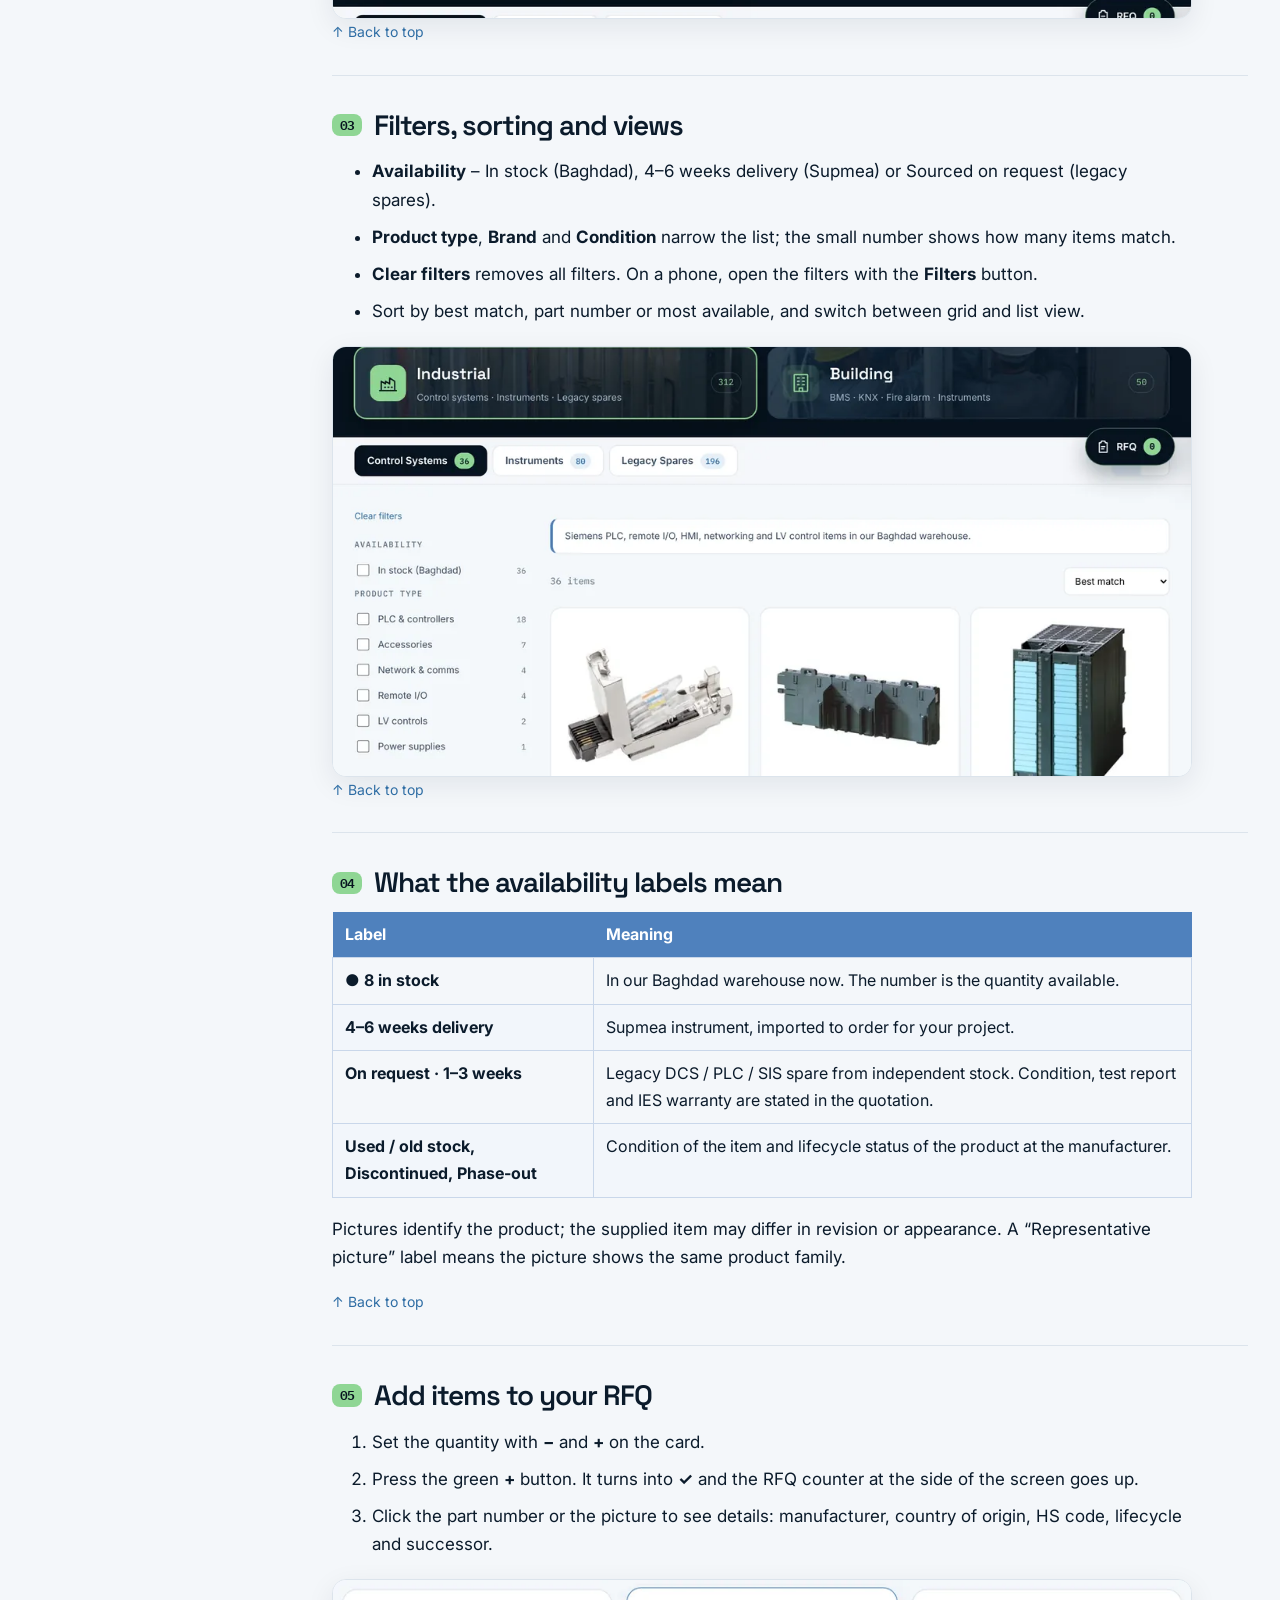
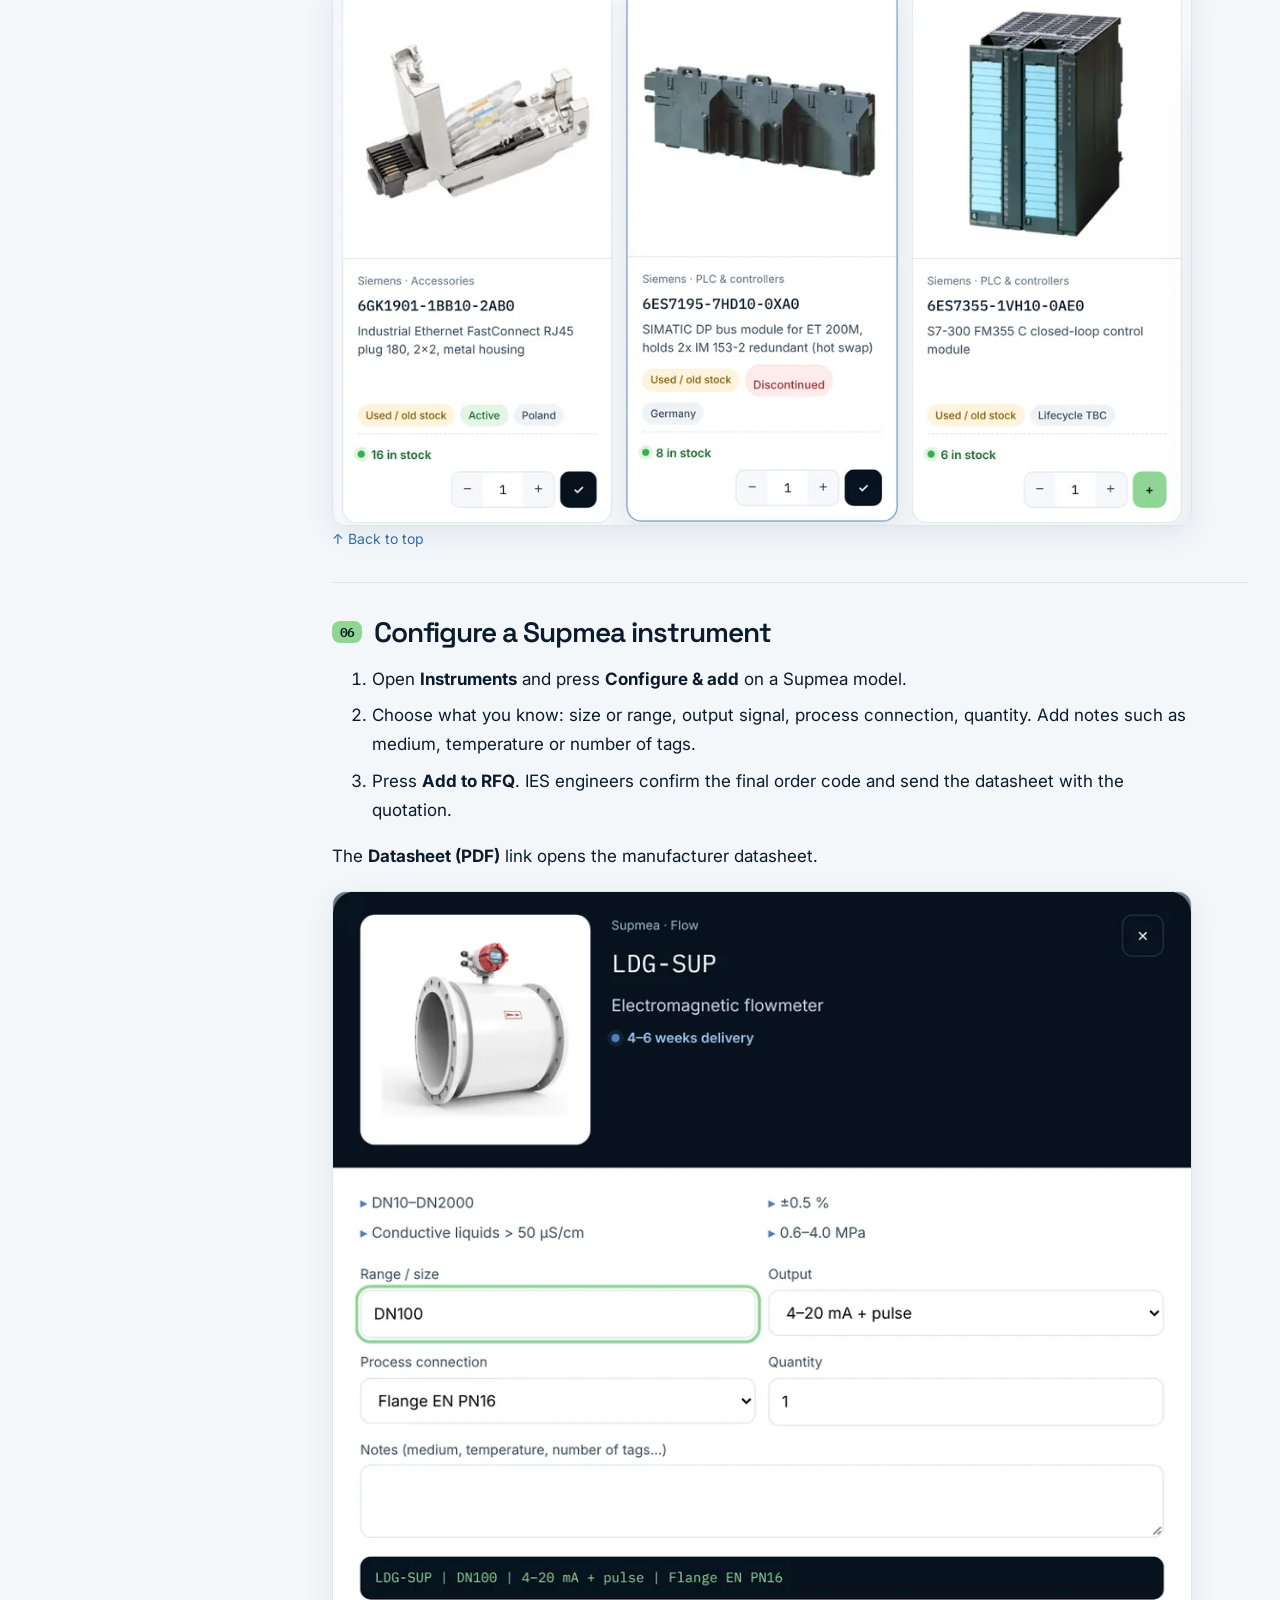
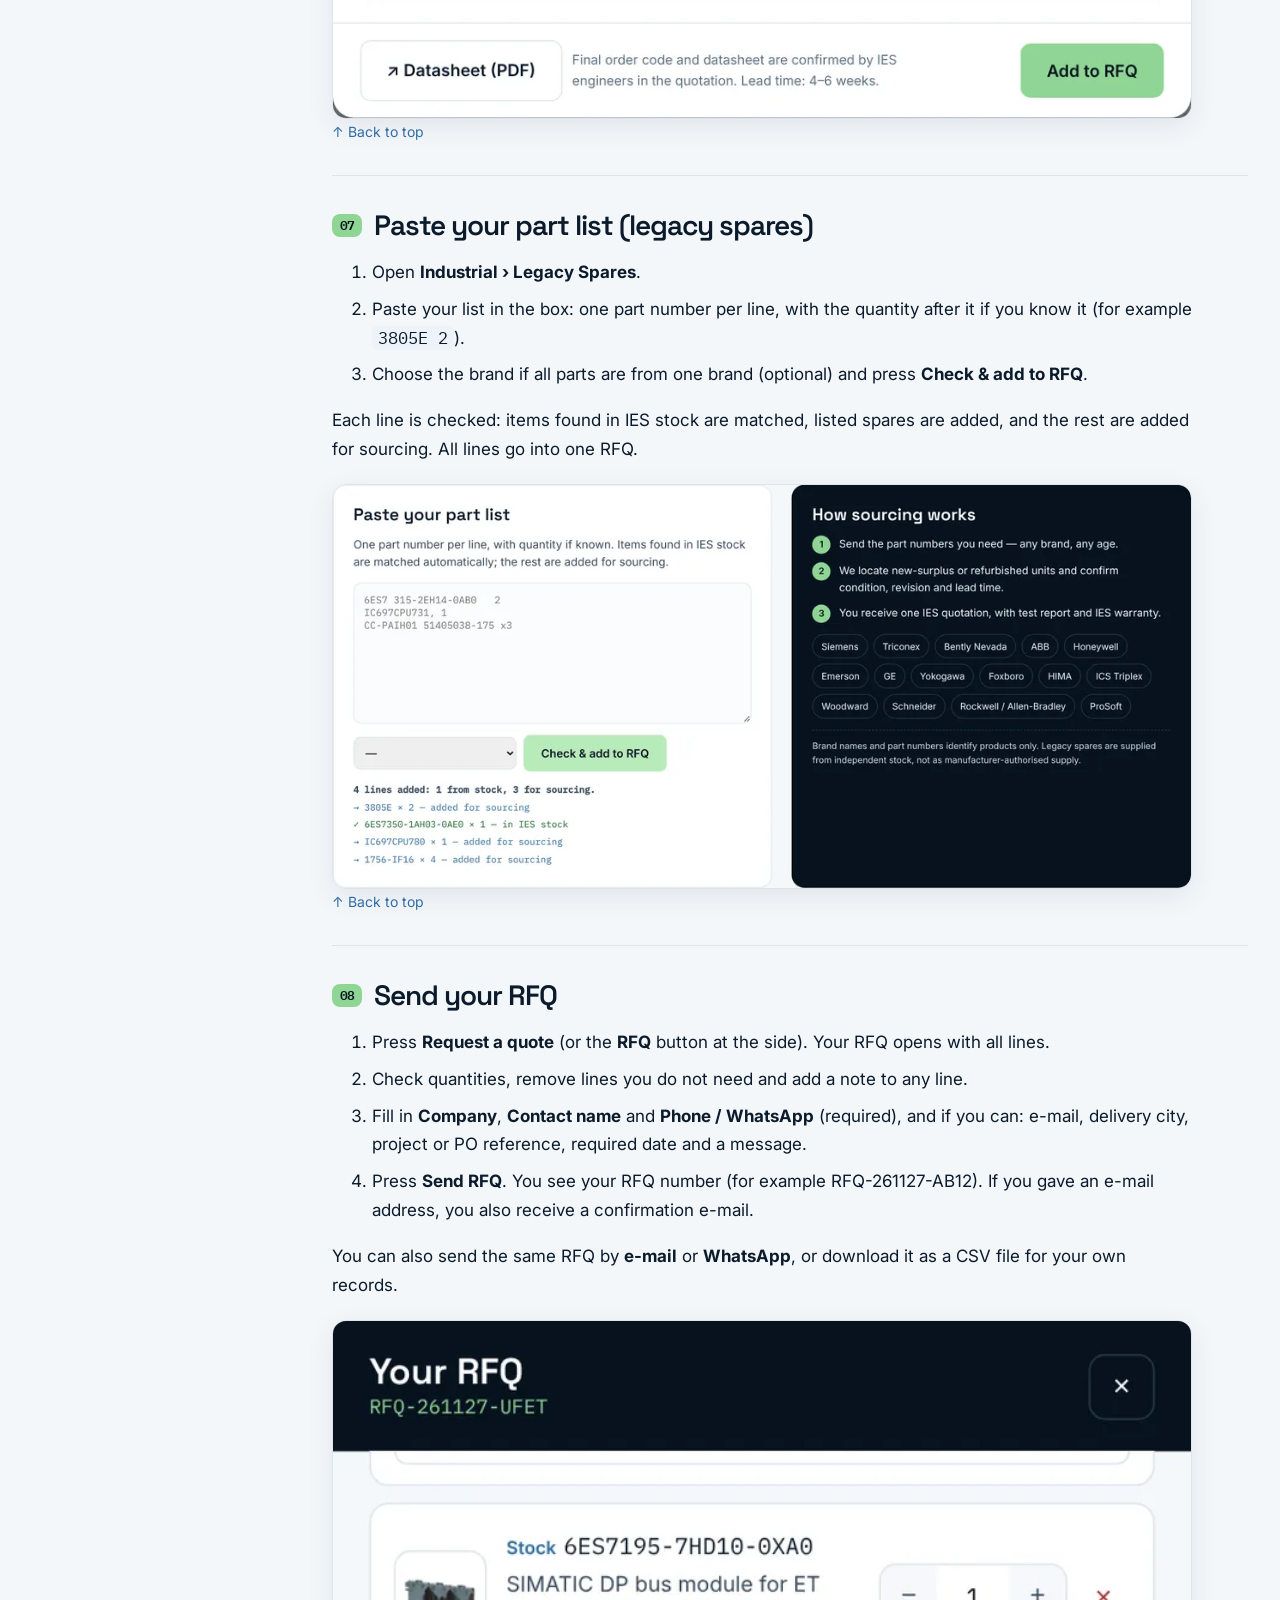
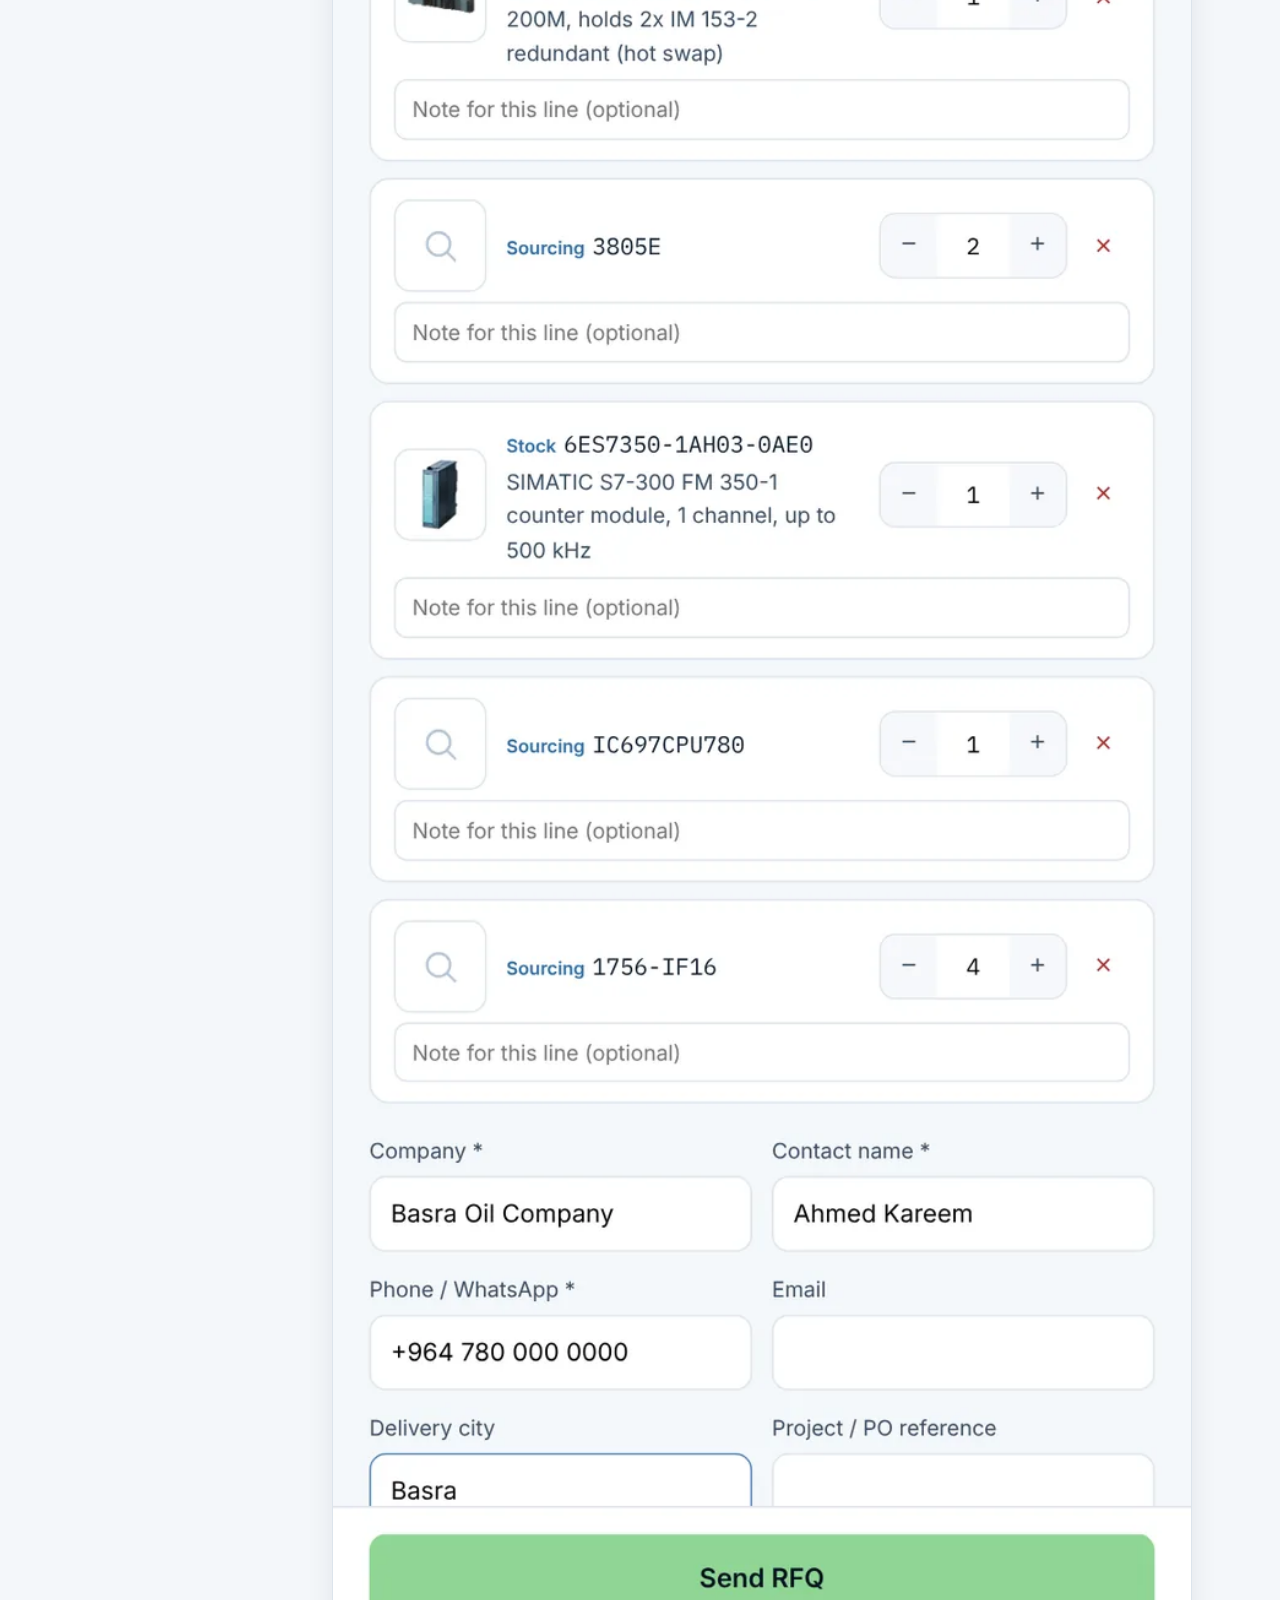
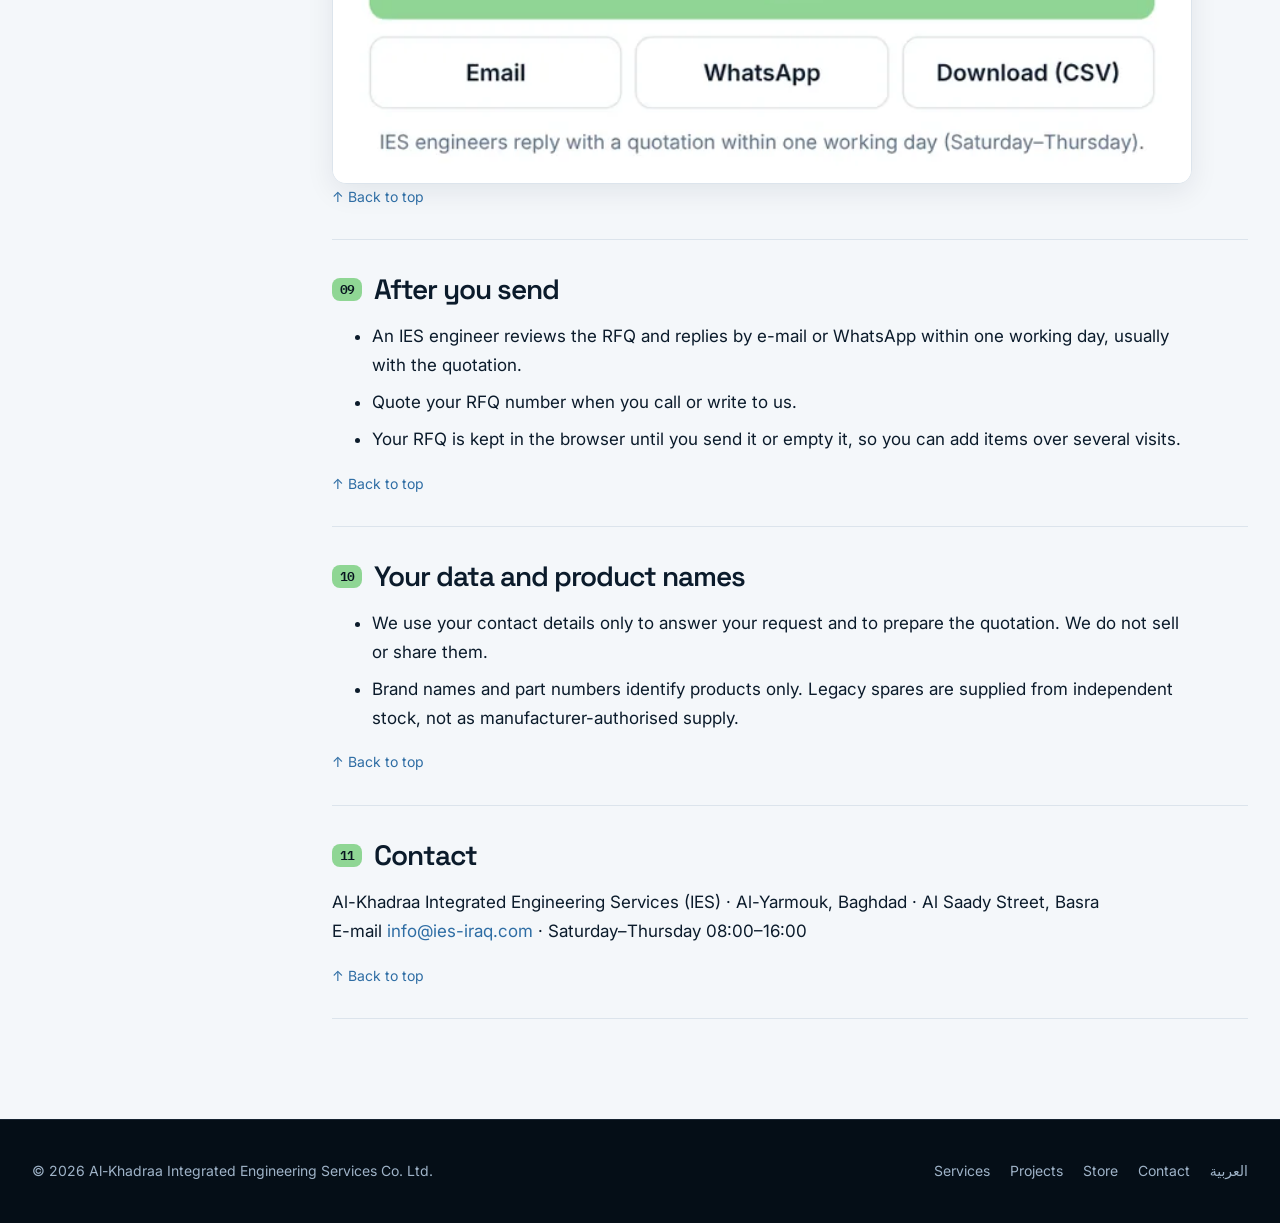
<file: store/help/index.html>
<!doctype html>
<html lang="en" dir="ltr">
<head>
<meta charset="utf-8">
<meta name="viewport" content="width=device-width, initial-scale=1">
<meta name="ies-site-id" content="IES-26-001-WEB-R7">
<meta name="ies-site-release" content="2026-11-27">
<meta name="robots" content="noindex, nofollow">
<meta name="ies-site-status" content="Test">
<link rel="canonical" href="https://al-khadraa.ai/store/help/">
<link rel="alternate" hreflang="en" href="https://al-khadraa.ai/store/help/">
<link rel="alternate" hreflang="ar" href="https://al-khadraa.ai/ar/store/help/">
<title>IES Store help | How to find parts and request a quotation</title>
<meta name="description" content="How to use the IES Store: search, filters, availability, Supmea instrument configuration, pasting a part list and sending a request for quotation.">
<link rel="icon" href="../../favicon.ico">
<link rel="icon" type="image/png" href="../../assets/img/favicon.png">
<link rel="preconnect" href="https://fonts.googleapis.com">
<link rel="preconnect" href="https://fonts.gstatic.com" crossorigin>
<link href="https://fonts.googleapis.com/css2?family=Space+Grotesk:wght@500;600;700&amp;family=Inter:wght@400;500;600&amp;family=IBM+Plex+Mono:wght@400;500&amp;display=swap" rel="stylesheet">
<link rel="stylesheet" href="../../assets/css/style.css?v=r7d">
<link rel="stylesheet" href="../../store/assets/store.css?v=r7d">
<link rel="stylesheet" href="../../store/assets/help.css?v=r7d">
</head>
<body id="top">
<div class="testbar">Test site · IES-26-001-WEB-R7 · 2026-11-27</div>
<a class="skip" href="#main">Skip to content</a>
<header class="hdr">
<div class="wrap">
<a class="brand" href="../../index.html" aria-label="Al-Khadraa IES">
<img src="../../assets/img/logo-color.png" alt="IES logo" width="63" height="52">
<span><b>Al-Khadraa IES</b><small>Integrated Engineering Services</small></span>
</a>
<button class="menu-btn" type="button" aria-label="Menu" aria-expanded="false" aria-controls="nav"><svg width="20" height="20" viewBox="0 0 24 24" fill="none" stroke="currentColor" stroke-width="2" stroke-linecap="round" aria-hidden="true"><path d="M4 7h16M4 12h16M4 17h16"/></svg></button>
<nav class="nav" id="nav" aria-label="Main">
<a href="../../index.html#capabilities">Services</a><a href="../../projects.html">Projects</a><a href="../">Store</a><a href="./" aria-current="page">Help</a><a href="../../index.html#contact">Contact</a>
<a class="lang" href="../../ar/store/help/" lang="ar" hreflang="ar">عربي</a>
<a class="btn btn-g" href="../">Back to the store</a>
</nav>
</div>
</header>
<main id="main">
<section class="st-hero dark hp-hero"><div class="wrap"><div class="live"><span class="dot"></span>IES Store · Help</div><h1>How to use the IES Store</h1><p class="lead">Find automation parts and instruments, build one request and receive an IES quotation within one working day. No account and no online payment are needed.</p></div></section>
<div class="wrap hp-wrap">
<nav class="hp-toc" aria-label="Contents"><b>Contents</b><ol><li><a href="#about">What the store is</a></li><li><a href="#find">Find a part</a></li><li><a href="#filters">Filters, sorting and views</a></li><li><a href="#avail">What the availability labels mean</a></li><li><a href="#add">Add items to your RFQ</a></li><li><a href="#supmea">Configure a Supmea instrument</a></li><li><a href="#bom">Paste your part list (legacy spares)</a></li><li><a href="#send">Send your RFQ</a></li><li><a href="#after">After you send</a></li><li><a href="#privacy">Your data and product names</a></li><li><a href="#contact">Contact</a></li></ol><p class="hp-vid">Video guides (Arabic) are available from IES on request.</p></nav>
<div class="hp-main">
<section class="hp-sec" id="about"><h2><span class="hn">01</span>What the store is</h2><div class="hp-body"><p>The IES Store is a <b>quotation store</b> (Phase 1). You choose items and send a request for quotation (RFQ). IES engineers check availability, condition and lead time and send you a written quotation with prices in USD or IQD.</p>
<ul><li><b>Payment</b> after you accept the quotation: Qi Card transfer, bank transfer or purchase order (PO).</li>
<li><b>Delivery</b> across Iraq from our Baghdad warehouse, or imported to order.</li>
<li><b>Reply time:</b> one working day (Saturday–Thursday, 08:00–16:00 Baghdad time).</li></ul></div><a class="hp-top" href="#top">↑ Back to top</a></section>
<section class="hp-sec" id="find"><h2><span class="hn">02</span>Find a part</h2><div class="hp-body"><ol><li>Type a part number, model or description in the search box at the top (for example <code>6ES7</code>, <code>radar</code>, <code>Triconex</code>). Spaces and dashes do not matter.</li>
<li>Or press one of the quick chips under the search box.</li>
<li>Choose the division: <b>Industrial</b> (control systems, instruments, legacy spares) or <b>Building</b> (BMS, KNX, fire alarm, instruments).</li>
<li>Choose a section tab. The number on each tab shows how many items it holds.</li></ol>
<p>Nothing found? Press <b>Request “…”</b> under the empty result: your search text is added to the RFQ and we source it for you.</p><figure><img src="../../store/help/img/search-en.webp" alt="Search box, quick chips and divisions" loading="lazy"></figure></div><a class="hp-top" href="#top">↑ Back to top</a></section>
<section class="hp-sec" id="filters"><h2><span class="hn">03</span>Filters, sorting and views</h2><div class="hp-body"><ul><li><b>Availability</b> – In stock (Baghdad), 4–6 weeks delivery (Supmea) or Sourced on request (legacy spares).</li>
<li><b>Product type</b>, <b>Brand</b> and <b>Condition</b> narrow the list; the small number shows how many items match.</li>
<li><b>Clear filters</b> removes all filters. On a phone, open the filters with the <b>Filters</b> button.</li>
<li>Sort by best match, part number or most available, and switch between grid and list view.</li></ul><figure><img src="../../store/help/img/filters-en.webp" alt="Filters on the left of the item list" loading="lazy"></figure></div><a class="hp-top" href="#top">↑ Back to top</a></section>
<section class="hp-sec" id="avail"><h2><span class="hn">04</span>What the availability labels mean</h2><div class="hp-body"><table class="hl"><tr><th>Label</th><th>Meaning</th></tr>
<tr><td><b>● 8 in stock</b></td><td>In our Baghdad warehouse now. The number is the quantity available.</td></tr>
<tr><td><b>4–6 weeks delivery</b></td><td>Supmea instrument, imported to order for your project.</td></tr>
<tr><td><b>On request · 1–3 weeks</b></td><td>Legacy DCS / PLC / SIS spare from independent stock. Condition, test report and IES warranty are stated in the quotation.</td></tr>
<tr><td><b>Used / old stock, Discontinued, Phase-out</b></td><td>Condition of the item and lifecycle status of the product at the manufacturer.</td></tr></table>
<p>Pictures identify the product; the supplied item may differ in revision or appearance. A “Representative picture” label means the picture shows the same product family.</p></div><a class="hp-top" href="#top">↑ Back to top</a></section>
<section class="hp-sec" id="add"><h2><span class="hn">05</span>Add items to your RFQ</h2><div class="hp-body"><ol><li>Set the quantity with <b>−</b> and <b>+</b> on the card.</li>
<li>Press the green <b>+</b> button. It turns into <b>✓</b> and the RFQ counter at the side of the screen goes up.</li>
<li>Click the part number or the picture to see details: manufacturer, country of origin, HS code, lifecycle and successor.</li></ol><figure><img src="../../store/help/img/add-en.webp" alt="Item card with quantity and add button" loading="lazy"></figure></div><a class="hp-top" href="#top">↑ Back to top</a></section>
<section class="hp-sec" id="supmea"><h2><span class="hn">06</span>Configure a Supmea instrument</h2><div class="hp-body"><ol><li>Open <b>Instruments</b> and press <b>Configure &amp; add</b> on a Supmea model.</li>
<li>Choose what you know: size or range, output signal, process connection, quantity. Add notes such as medium, temperature or number of tags.</li>
<li>Press <b>Add to RFQ</b>. IES engineers confirm the final order code and send the datasheet with the quotation.</li></ol>
<p>The <b>Datasheet (PDF)</b> link opens the manufacturer datasheet.</p><figure><img src="../../store/help/img/supmea-en.webp" alt="Supmea configuration window" loading="lazy"></figure></div><a class="hp-top" href="#top">↑ Back to top</a></section>
<section class="hp-sec" id="bom"><h2><span class="hn">07</span>Paste your part list (legacy spares)</h2><div class="hp-body"><ol><li>Open <b>Industrial › Legacy Spares</b>.</li>
<li>Paste your list in the box: one part number per line, with the quantity after it if you know it (for example <code>3805E 2</code>).</li>
<li>Choose the brand if all parts are from one brand (optional) and press <b>Check &amp; add to RFQ</b>.</li></ol>
<p>Each line is checked: items found in IES stock are matched, listed spares are added, and the rest are added for sourcing. All lines go into one RFQ.</p><figure><img src="../../store/help/img/bom-en.webp" alt="Paste-your-list box and result" loading="lazy"></figure></div><a class="hp-top" href="#top">↑ Back to top</a></section>
<section class="hp-sec" id="send"><h2><span class="hn">08</span>Send your RFQ</h2><div class="hp-body"><ol><li>Press <b>Request a quote</b> (or the <b>RFQ</b> button at the side). Your RFQ opens with all lines.</li>
<li>Check quantities, remove lines you do not need and add a note to any line.</li>
<li>Fill in <b>Company</b>, <b>Contact name</b> and <b>Phone / WhatsApp</b> (required), and if you can: e-mail, delivery city, project or PO reference, required date and a message.</li>
<li>Press <b>Send RFQ</b>. You see your RFQ number (for example RFQ-261127-AB12). If you gave an e-mail address, you also receive a confirmation e-mail.</li></ol>
<p>You can also send the same RFQ by <b>e-mail</b> or <b>WhatsApp</b>, or download it as a CSV file for your own records.</p><figure><img src="../../store/help/img/send-en.webp" alt="RFQ panel with contact form" loading="lazy"></figure></div><a class="hp-top" href="#top">↑ Back to top</a></section>
<section class="hp-sec" id="after"><h2><span class="hn">09</span>After you send</h2><div class="hp-body"><ul><li>An IES engineer reviews the RFQ and replies by e-mail or WhatsApp within one working day, usually with the quotation.</li>
<li>Quote your RFQ number when you call or write to us.</li>
<li>Your RFQ is kept in the browser until you send it or empty it, so you can add items over several visits.</li></ul></div><a class="hp-top" href="#top">↑ Back to top</a></section>
<section class="hp-sec" id="privacy"><h2><span class="hn">10</span>Your data and product names</h2><div class="hp-body"><ul><li>We use your contact details only to answer your request and to prepare the quotation. We do not sell or share them.</li>
<li>Brand names and part numbers identify products only. Legacy spares are supplied from independent stock, not as manufacturer-authorised supply.</li></ul></div><a class="hp-top" href="#top">↑ Back to top</a></section>
<section class="hp-sec" id="contact"><h2><span class="hn">11</span>Contact</h2><div class="hp-body"><p>Al-Khadraa Integrated Engineering Services (IES) · Al-Yarmouk, Baghdad · Al Saady Street, Basra<br>
E-mail <a href="mailto:info@ies-iraq.com">info@ies-iraq.com</a> · Saturday–Thursday 08:00–16:00</p></div><a class="hp-top" href="#top">↑ Back to top</a></section>
</div>
</div>
</main>
<footer class="ftr">
<div class="wrap">
<span>© <span class="yr">2026</span> Al-Khadraa Integrated Engineering Services Co. Ltd.</span>
<nav aria-label="Footer"><a href="../../index.html#capabilities">Services</a><a href="../../projects.html">Projects</a><a href="../">Store</a><a href="../../index.html#contact">Contact</a><a href="../../ar/store/help/" lang="ar">العربية</a></nav>
</div>
</footer>
<script src="../../assets/js/main.js?v=r7d"></script>
</body>
</html>
</file>
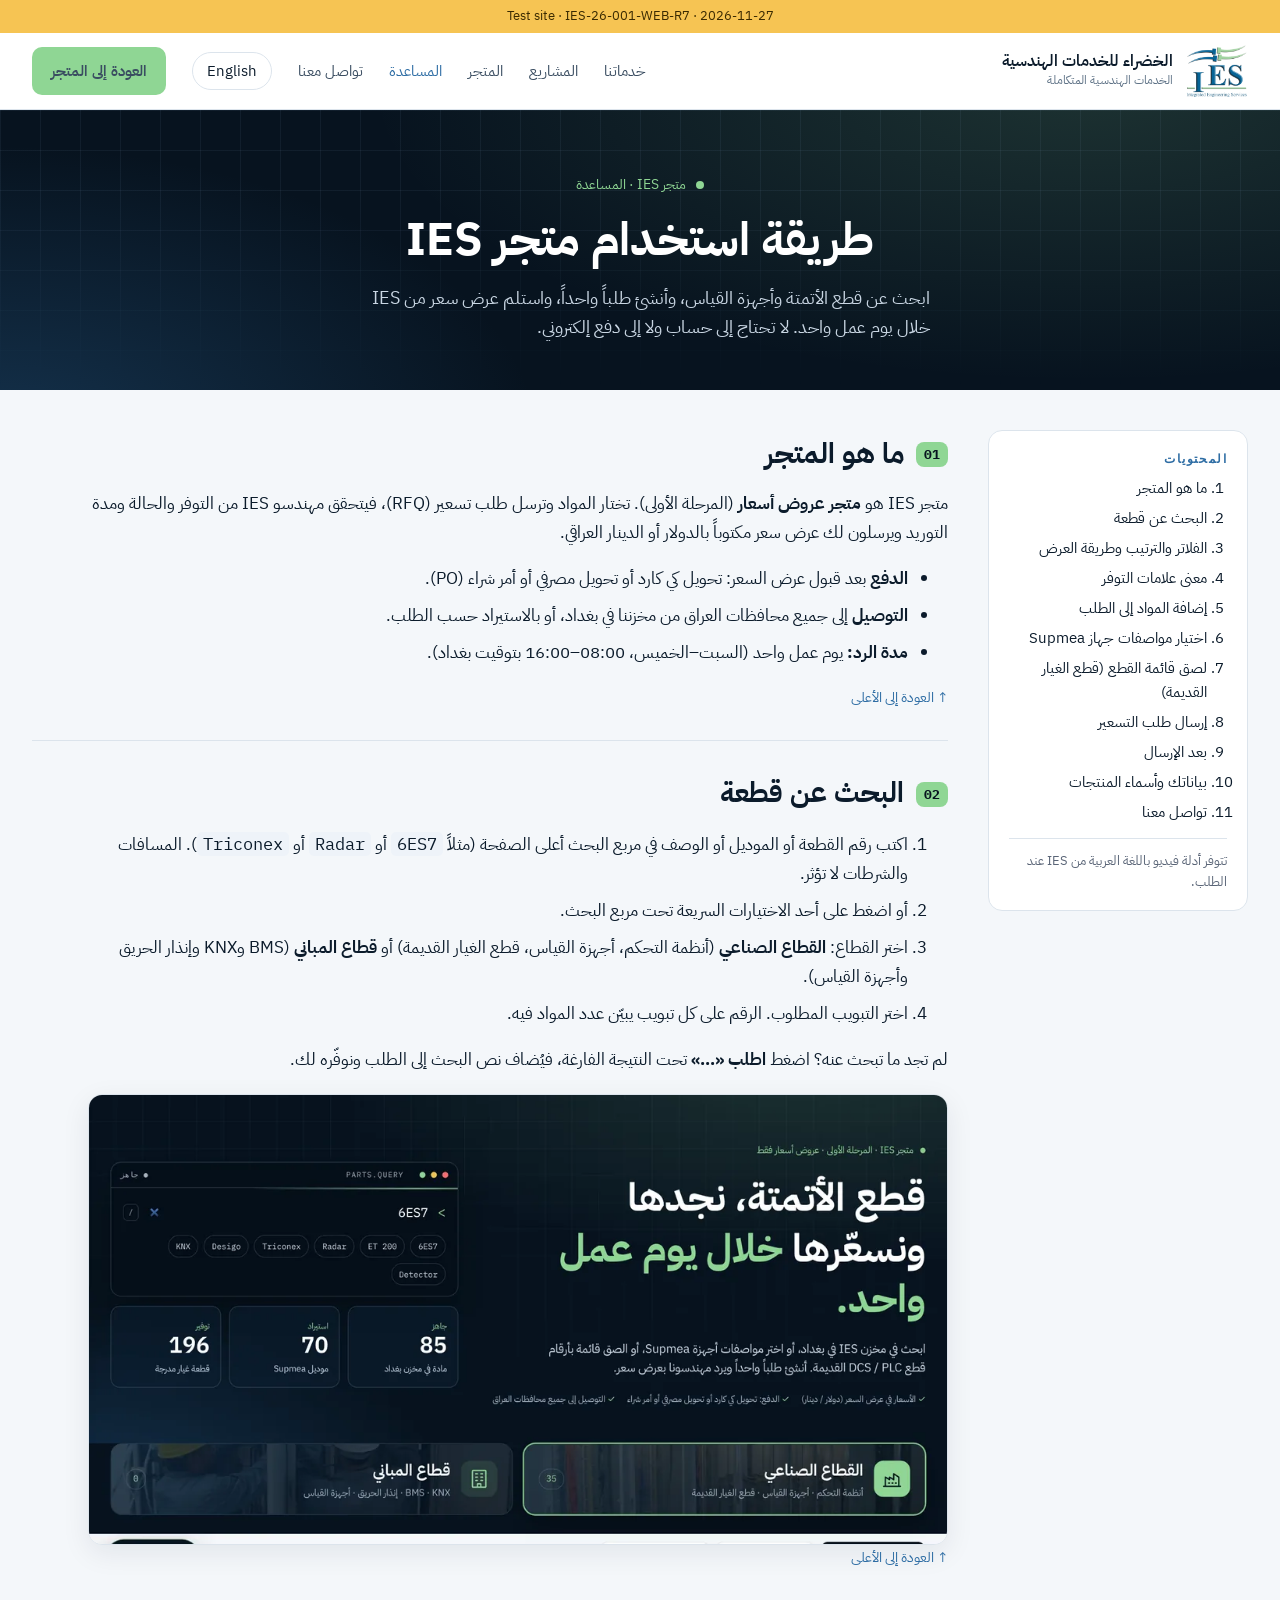
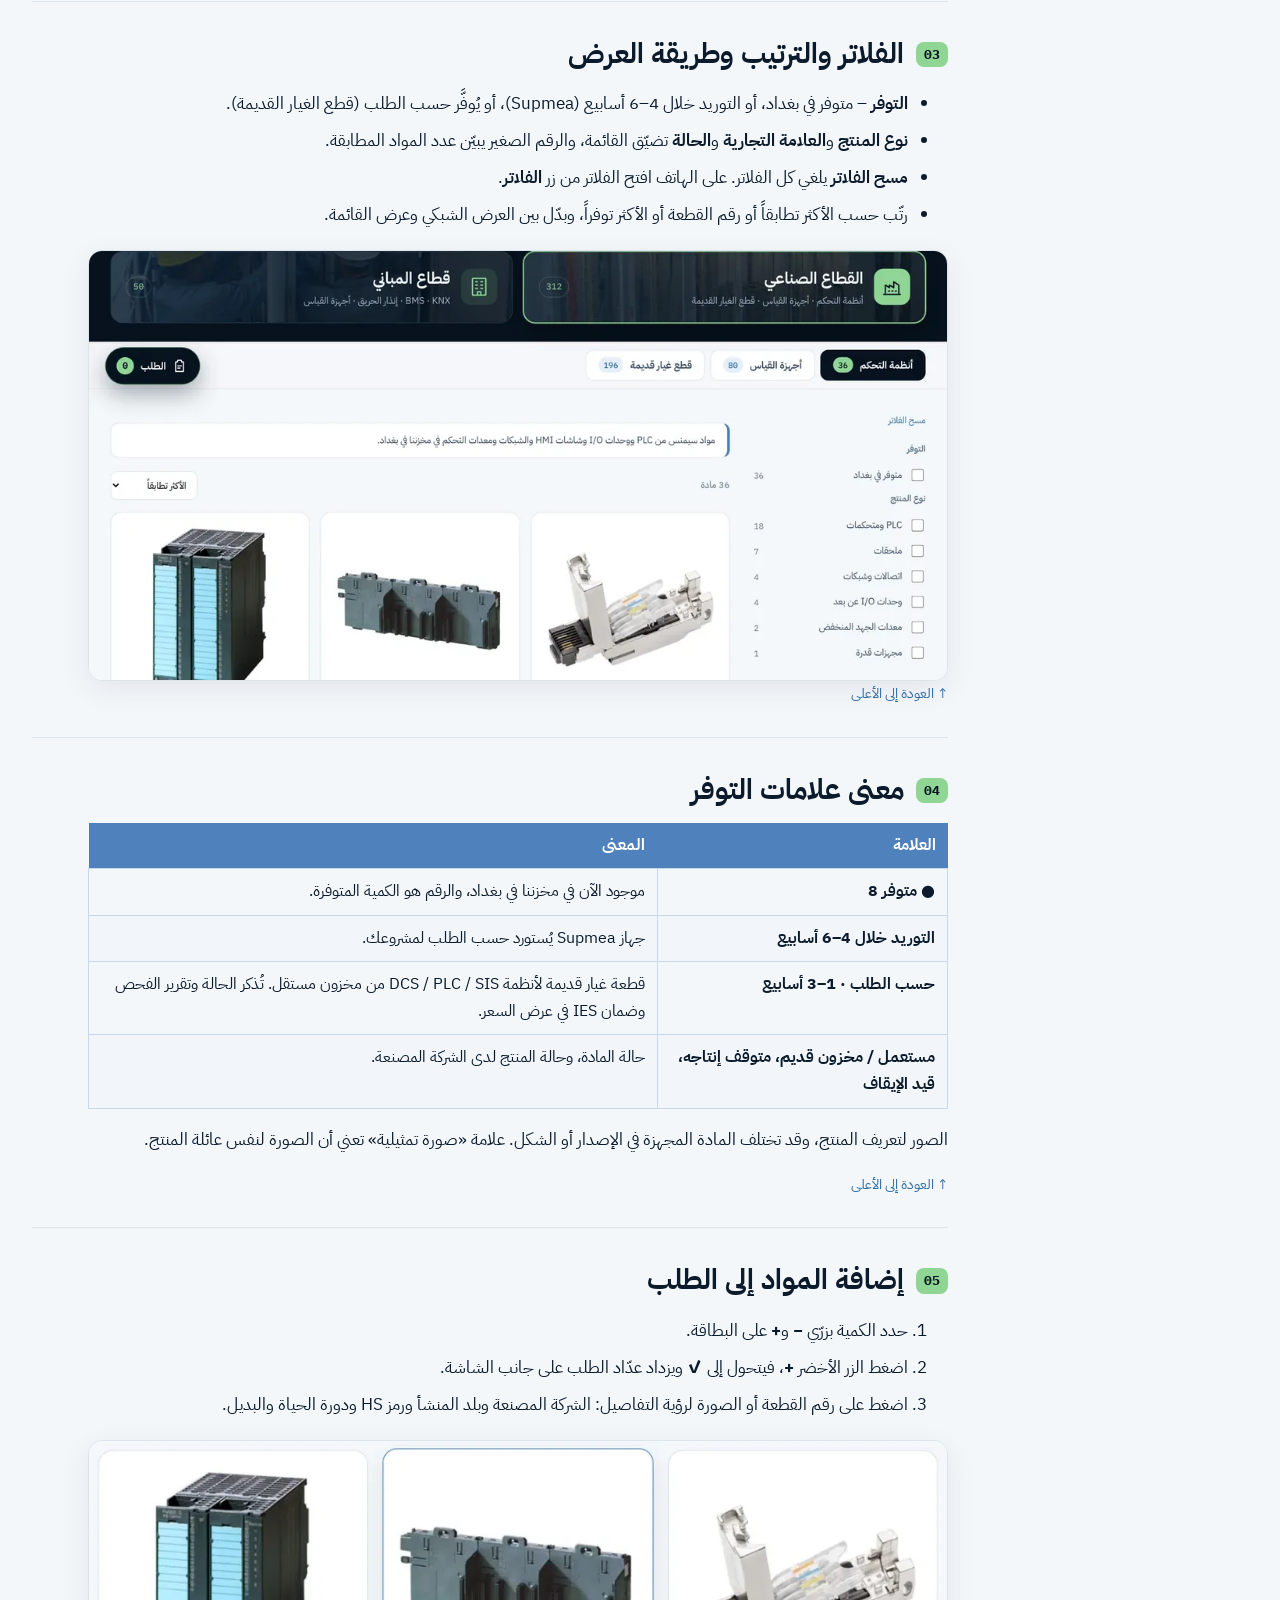
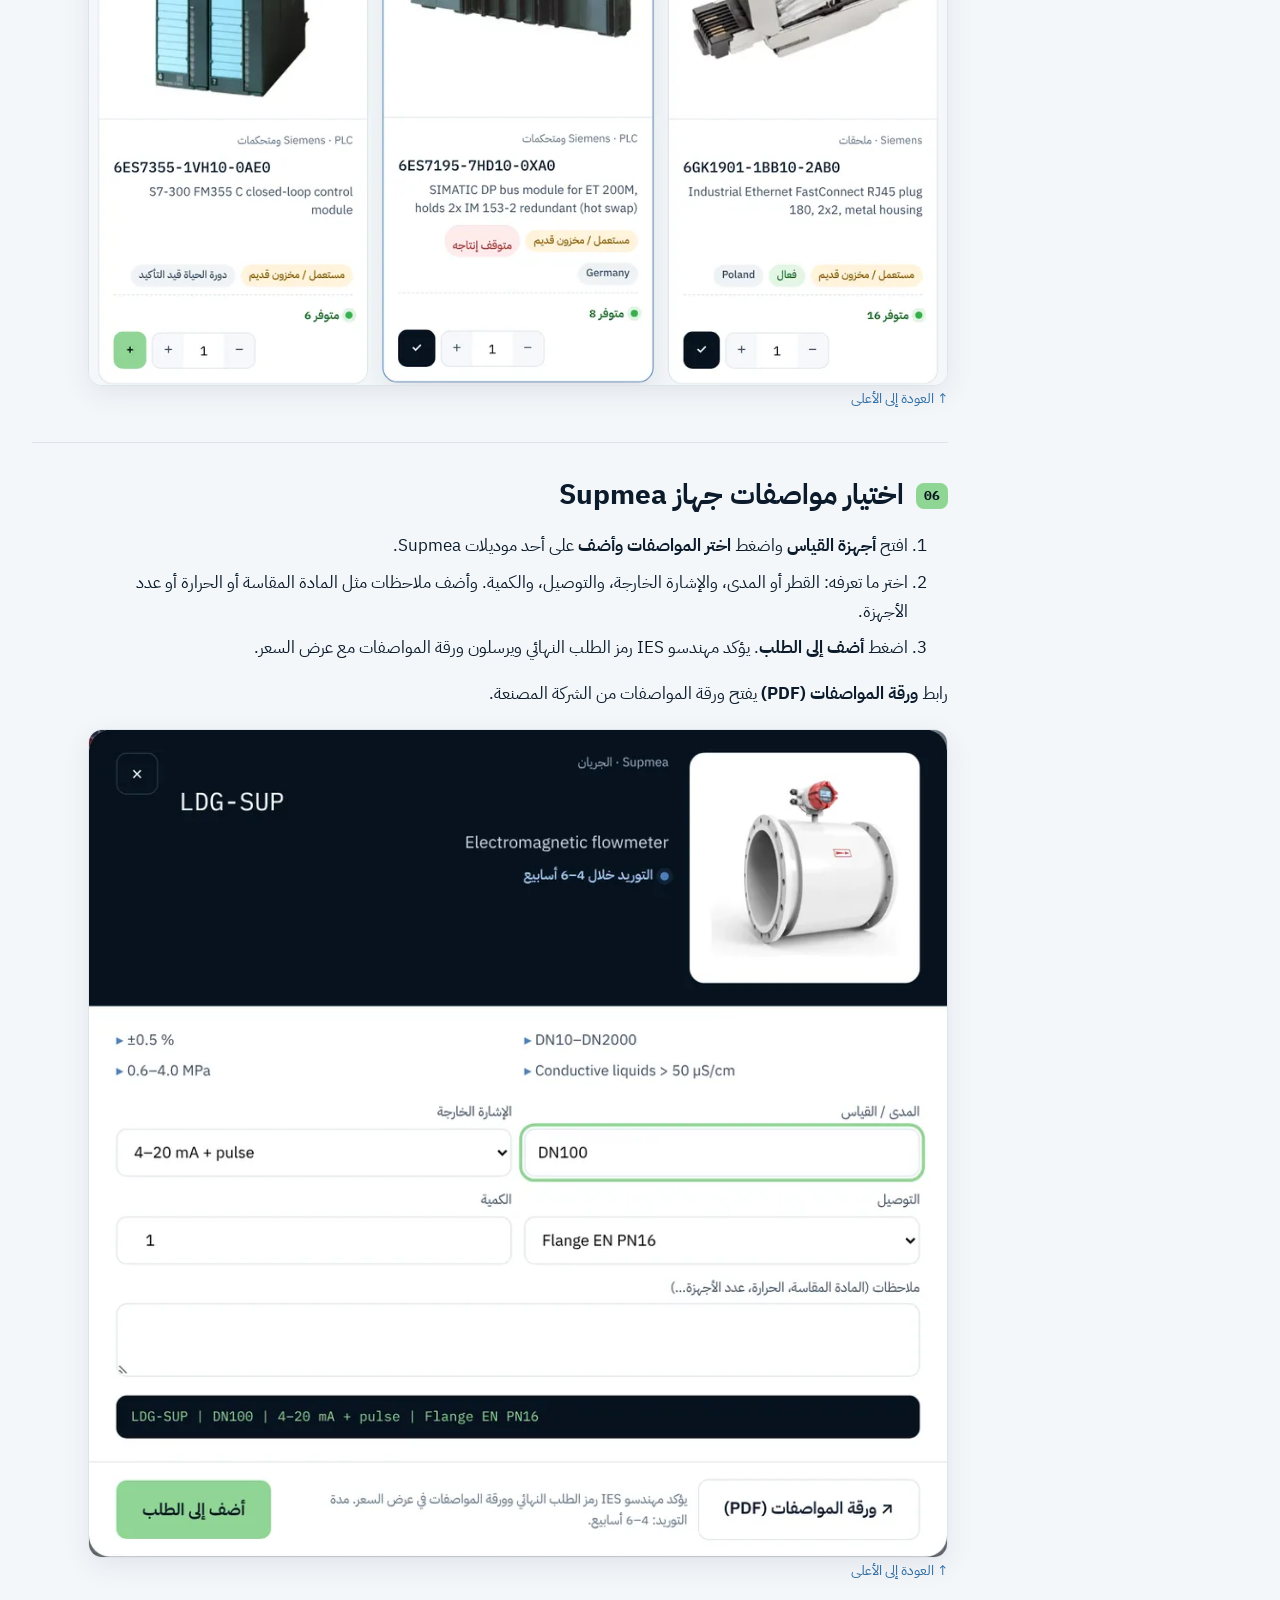
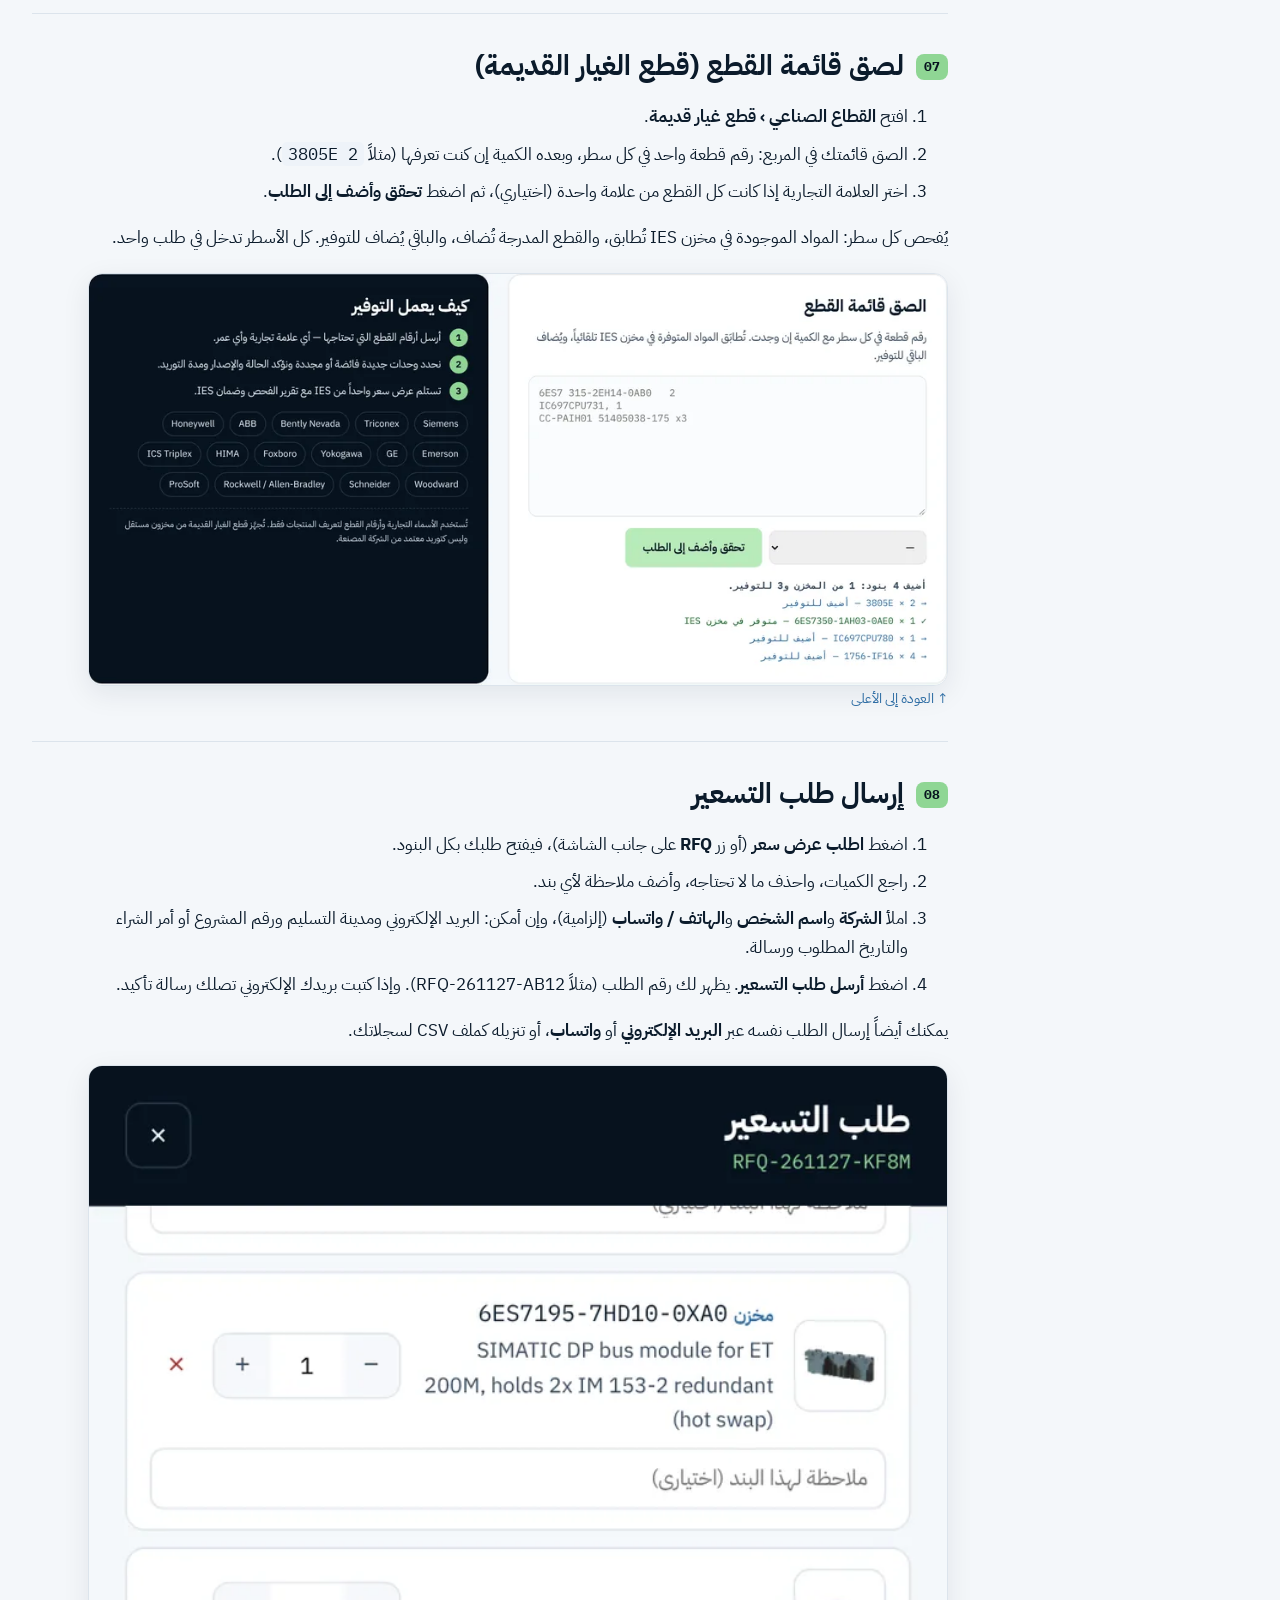
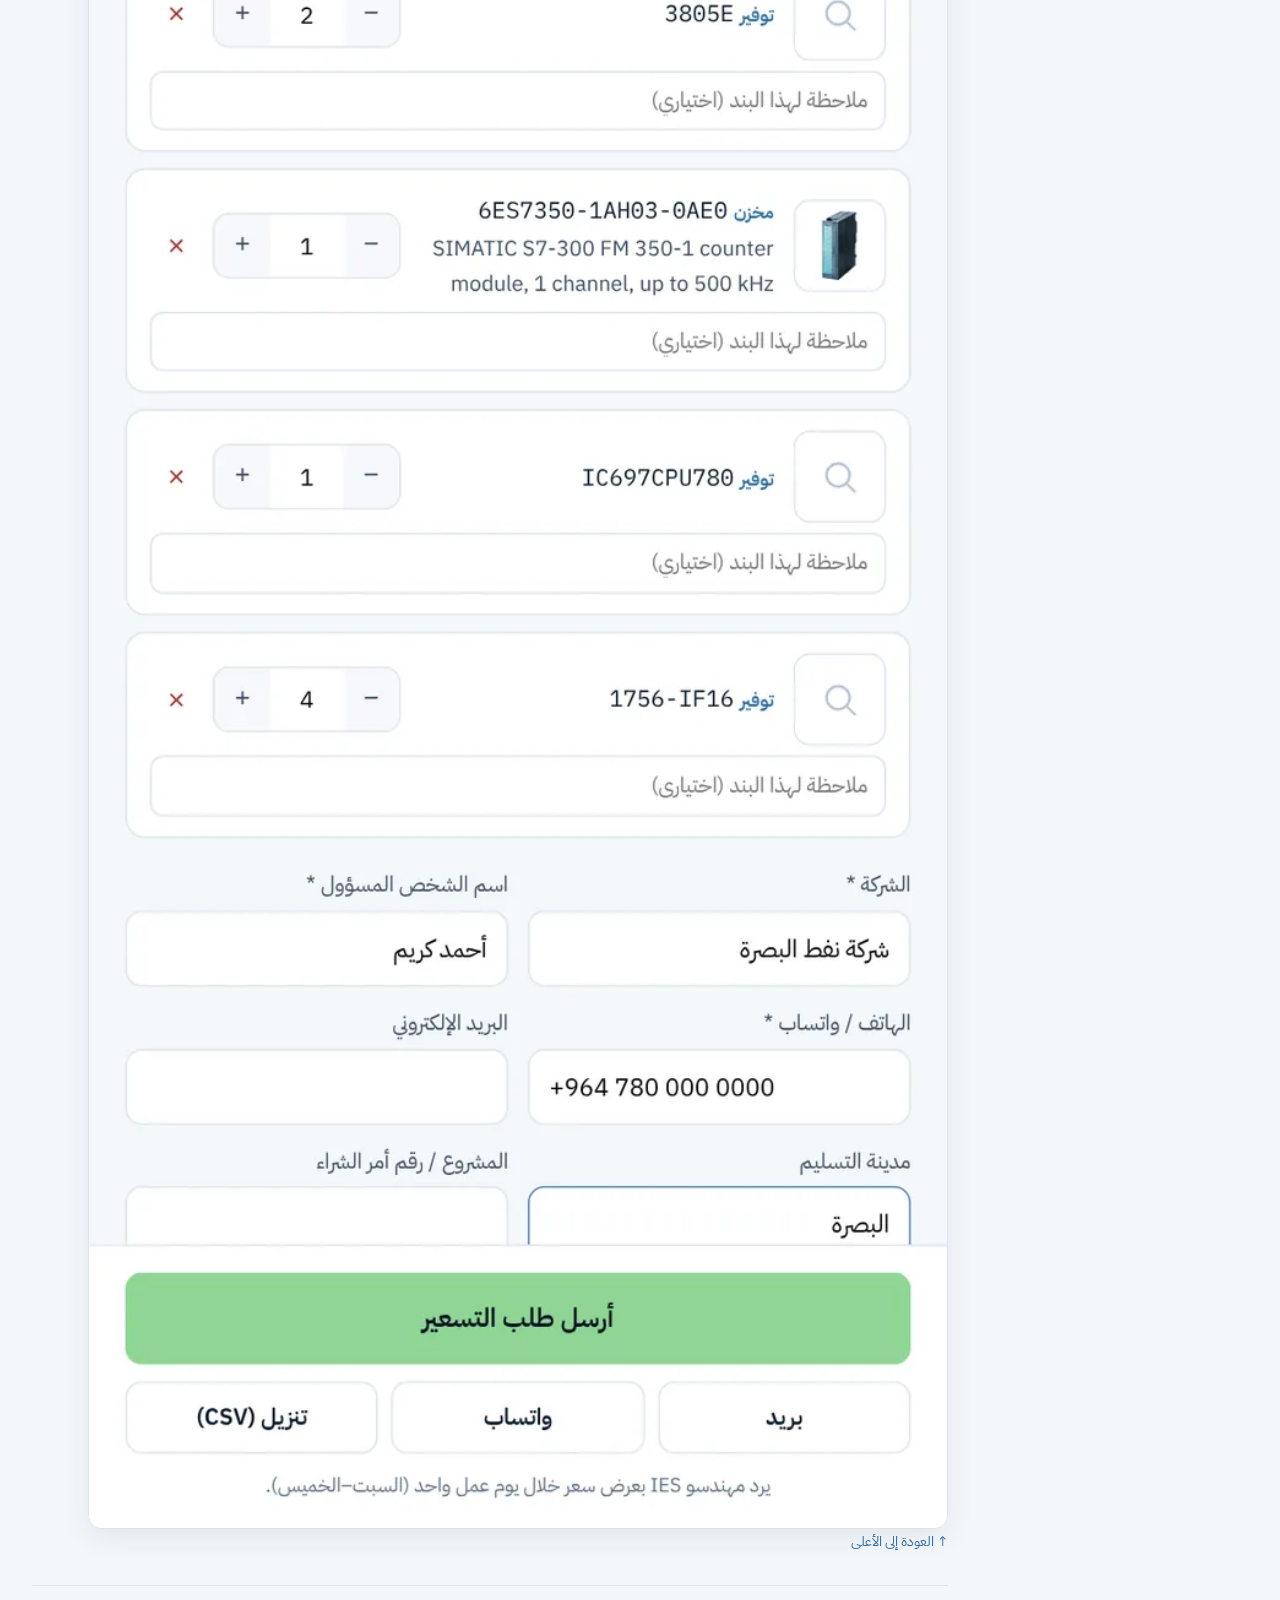
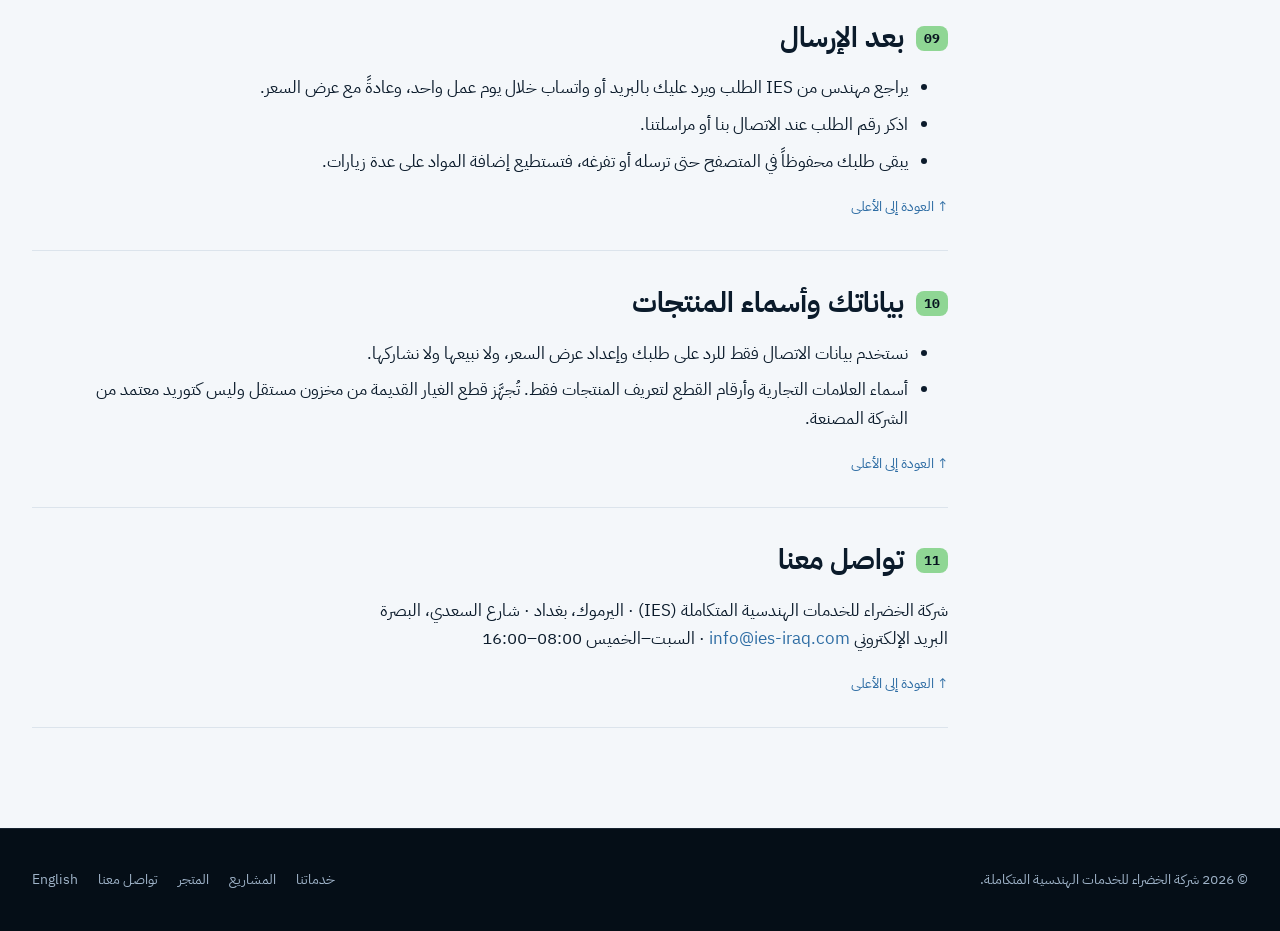
<file: ar/store/help/index.html>
<!doctype html>
<html lang="ar" dir="rtl">
<head>
<meta charset="utf-8">
<meta name="viewport" content="width=device-width, initial-scale=1">
<meta name="ies-site-id" content="IES-26-001-WEB-R7">
<meta name="ies-site-release" content="2026-11-27">
<meta name="robots" content="noindex, nofollow">
<meta name="ies-site-status" content="Test">
<link rel="canonical" href="https://al-khadraa.ai/ar/store/help/">
<link rel="alternate" hreflang="en" href="https://al-khadraa.ai/store/help/">
<link rel="alternate" hreflang="ar" href="https://al-khadraa.ai/ar/store/help/">
<title>مساعدة متجر IES | كيف تجد القطع وتطلب عرض سعر</title>
<meta name="description" content="طريقة استخدام متجر IES: البحث والفلاتر والتوفر واختيار مواصفات أجهزة Supmea ولصق قائمة القطع وإرسال طلب التسعير.">
<link rel="icon" href="../../../favicon.ico">
<link rel="icon" type="image/png" href="../../../assets/img/favicon.png">
<link rel="preconnect" href="https://fonts.googleapis.com">
<link rel="preconnect" href="https://fonts.gstatic.com" crossorigin>
<link href="https://fonts.googleapis.com/css2?family=Space+Grotesk:wght@500;600;700&amp;family=Inter:wght@400;500;600&amp;family=IBM+Plex+Mono:wght@400;500&amp;family=IBM+Plex+Sans+Arabic:wght@400;500;600;700&amp;display=swap" rel="stylesheet">
<link rel="stylesheet" href="../../../assets/css/style.css?v=r7d">
<link rel="stylesheet" href="../../../store/assets/store.css?v=r7d">
<link rel="stylesheet" href="../../../store/assets/help.css?v=r7d">
</head>
<body id="top">
<div class="testbar">Test site · IES-26-001-WEB-R7 · 2026-11-27</div>
<a class="skip" href="#main">Skip to content</a>
<header class="hdr">
<div class="wrap">
<a class="brand" href="../../index.html" aria-label="الخضراء للخدمات الهندسية">
<img src="../../../assets/img/logo-color.png" alt="شعار IES" width="63" height="52">
<span><b>الخضراء للخدمات الهندسية</b><small>الخدمات الهندسية المتكاملة</small></span>
</a>
<button class="menu-btn" type="button" aria-label="القائمة" aria-expanded="false" aria-controls="nav"><svg width="20" height="20" viewBox="0 0 24 24" fill="none" stroke="currentColor" stroke-width="2" stroke-linecap="round" aria-hidden="true"><path d="M4 7h16M4 12h16M4 17h16"/></svg></button>
<nav class="nav" id="nav" aria-label="القائمة الرئيسية">
<a href="../../index.html#capabilities">خدماتنا</a><a href="../../projects.html">المشاريع</a><a href="../">المتجر</a><a href="./" aria-current="page">المساعدة</a><a href="../../index.html#contact">تواصل معنا</a>
<a class="lang" href="../../../store/help/" lang="en" hreflang="en">English</a>
<a class="btn btn-g" href="../">العودة إلى المتجر</a>
</nav>
</div>
</header>
<main id="main">
<section class="st-hero dark hp-hero"><div class="wrap"><div class="live"><span class="dot"></span>متجر IES · المساعدة</div><h1>طريقة استخدام متجر IES</h1><p class="lead">ابحث عن قطع الأتمتة وأجهزة القياس، وأنشئ طلباً واحداً، واستلم عرض سعر من IES خلال يوم عمل واحد. لا تحتاج إلى حساب ولا إلى دفع إلكتروني.</p></div></section>
<div class="wrap hp-wrap">
<nav class="hp-toc" aria-label="المحتويات"><b>المحتويات</b><ol><li><a href="#about">ما هو المتجر</a></li><li><a href="#find">البحث عن قطعة</a></li><li><a href="#filters">الفلاتر والترتيب وطريقة العرض</a></li><li><a href="#avail">معنى علامات التوفر</a></li><li><a href="#add">إضافة المواد إلى الطلب</a></li><li><a href="#supmea">اختيار مواصفات جهاز Supmea</a></li><li><a href="#bom">لصق قائمة القطع (قطع الغيار القديمة)</a></li><li><a href="#send">إرسال طلب التسعير</a></li><li><a href="#after">بعد الإرسال</a></li><li><a href="#privacy">بياناتك وأسماء المنتجات</a></li><li><a href="#contact">تواصل معنا</a></li></ol><p class="hp-vid">تتوفر أدلة فيديو باللغة العربية من IES عند الطلب.</p></nav>
<div class="hp-main">
<section class="hp-sec" id="about"><h2><span class="hn">01</span>ما هو المتجر</h2><div class="hp-body"><p>متجر IES هو <b>متجر عروض أسعار</b> (المرحلة الأولى). تختار المواد وترسل طلب تسعير (RFQ)، فيتحقق مهندسو IES من التوفر والحالة ومدة التوريد ويرسلون لك عرض سعر مكتوباً بالدولار أو الدينار العراقي.</p>
<ul><li><b>الدفع</b> بعد قبول عرض السعر: تحويل كي كارد أو تحويل مصرفي أو أمر شراء (PO).</li>
<li><b>التوصيل</b> إلى جميع محافظات العراق من مخزننا في بغداد، أو بالاستيراد حسب الطلب.</li>
<li><b>مدة الرد:</b> يوم عمل واحد (السبت–الخميس، 08:00–16:00 بتوقيت بغداد).</li></ul></div><a class="hp-top" href="#top">↑ العودة إلى الأعلى</a></section>
<section class="hp-sec" id="find"><h2><span class="hn">02</span>البحث عن قطعة</h2><div class="hp-body"><ol><li>اكتب رقم القطعة أو الموديل أو الوصف في مربع البحث أعلى الصفحة (مثلاً <code>6ES7</code> أو <code>Radar</code> أو <code>Triconex</code>). المسافات والشرطات لا تؤثر.</li>
<li>أو اضغط على أحد الاختيارات السريعة تحت مربع البحث.</li>
<li>اختر القطاع: <b>القطاع الصناعي</b> (أنظمة التحكم، أجهزة القياس، قطع الغيار القديمة) أو <b>قطاع المباني</b> (BMS وKNX وإنذار الحريق وأجهزة القياس).</li>
<li>اختر التبويب المطلوب. الرقم على كل تبويب يبيّن عدد المواد فيه.</li></ol>
<p>لم تجد ما تبحث عنه؟ اضغط <b>اطلب «…»</b> تحت النتيجة الفارغة، فيُضاف نص البحث إلى الطلب ونوفّره لك.</p><figure><img src="../../../store/help/img/search-ar.webp" alt="مربع البحث والاختيارات السريعة والقطاعات" loading="lazy"></figure></div><a class="hp-top" href="#top">↑ العودة إلى الأعلى</a></section>
<section class="hp-sec" id="filters"><h2><span class="hn">03</span>الفلاتر والترتيب وطريقة العرض</h2><div class="hp-body"><ul><li><b>التوفر</b> – متوفر في بغداد، أو التوريد خلال 4–6 أسابيع (Supmea)، أو يُوفَّر حسب الطلب (قطع الغيار القديمة).</li>
<li><b>نوع المنتج</b> و<b>العلامة التجارية</b> و<b>الحالة</b> تضيّق القائمة، والرقم الصغير يبيّن عدد المواد المطابقة.</li>
<li><b>مسح الفلاتر</b> يلغي كل الفلاتر. على الهاتف افتح الفلاتر من زر <b>الفلاتر</b>.</li>
<li>رتّب حسب الأكثر تطابقاً أو رقم القطعة أو الأكثر توفراً، وبدّل بين العرض الشبكي وعرض القائمة.</li></ul><figure><img src="../../../store/help/img/filters-ar.webp" alt="الفلاتر بجانب قائمة المواد" loading="lazy"></figure></div><a class="hp-top" href="#top">↑ العودة إلى الأعلى</a></section>
<section class="hp-sec" id="avail"><h2><span class="hn">04</span>معنى علامات التوفر</h2><div class="hp-body"><table class="hl"><tr><th>العلامة</th><th>المعنى</th></tr>
<tr><td><b>● متوفر 8</b></td><td>موجود الآن في مخزننا في بغداد، والرقم هو الكمية المتوفرة.</td></tr>
<tr><td><b>التوريد خلال 4–6 أسابيع</b></td><td>جهاز Supmea يُستورد حسب الطلب لمشروعك.</td></tr>
<tr><td><b>حسب الطلب · 1–3 أسابيع</b></td><td>قطعة غيار قديمة لأنظمة DCS / PLC / SIS من مخزون مستقل. تُذكر الحالة وتقرير الفحص وضمان IES في عرض السعر.</td></tr>
<tr><td><b>مستعمل / مخزون قديم، متوقف إنتاجه، قيد الإيقاف</b></td><td>حالة المادة، وحالة المنتج لدى الشركة المصنعة.</td></tr></table>
<p>الصور لتعريف المنتج، وقد تختلف المادة المجهزة في الإصدار أو الشكل. علامة «صورة تمثيلية» تعني أن الصورة لنفس عائلة المنتج.</p></div><a class="hp-top" href="#top">↑ العودة إلى الأعلى</a></section>
<section class="hp-sec" id="add"><h2><span class="hn">05</span>إضافة المواد إلى الطلب</h2><div class="hp-body"><ol><li>حدد الكمية بزرّي <b>−</b> و<b>+</b> على البطاقة.</li>
<li>اضغط الزر الأخضر <b>+</b>، فيتحول إلى <b>✓</b> ويزداد عدّاد الطلب على جانب الشاشة.</li>
<li>اضغط على رقم القطعة أو الصورة لرؤية التفاصيل: الشركة المصنعة وبلد المنشأ ورمز HS ودورة الحياة والبديل.</li></ol><figure><img src="../../../store/help/img/add-ar.webp" alt="بطاقة المادة مع الكمية وزر الإضافة" loading="lazy"></figure></div><a class="hp-top" href="#top">↑ العودة إلى الأعلى</a></section>
<section class="hp-sec" id="supmea"><h2><span class="hn">06</span>اختيار مواصفات جهاز Supmea</h2><div class="hp-body"><ol><li>افتح <b>أجهزة القياس</b> واضغط <b>اختر المواصفات وأضف</b> على أحد موديلات Supmea.</li>
<li>اختر ما تعرفه: القطر أو المدى، والإشارة الخارجة، والتوصيل، والكمية. وأضف ملاحظات مثل المادة المقاسة أو الحرارة أو عدد الأجهزة.</li>
<li>اضغط <b>أضف إلى الطلب</b>. يؤكد مهندسو IES رمز الطلب النهائي ويرسلون ورقة المواصفات مع عرض السعر.</li></ol>
<p>رابط <b>ورقة المواصفات (PDF)</b> يفتح ورقة المواصفات من الشركة المصنعة.</p><figure><img src="../../../store/help/img/supmea-ar.webp" alt="نافذة اختيار مواصفات Supmea" loading="lazy"></figure></div><a class="hp-top" href="#top">↑ العودة إلى الأعلى</a></section>
<section class="hp-sec" id="bom"><h2><span class="hn">07</span>لصق قائمة القطع (قطع الغيار القديمة)</h2><div class="hp-body"><ol><li>افتح <b>القطاع الصناعي › قطع غيار قديمة</b>.</li>
<li>الصق قائمتك في المربع: رقم قطعة واحد في كل سطر، وبعده الكمية إن كنت تعرفها (مثلاً <code>3805E 2</code>).</li>
<li>اختر العلامة التجارية إذا كانت كل القطع من علامة واحدة (اختياري)، ثم اضغط <b>تحقق وأضف إلى الطلب</b>.</li></ol>
<p>يُفحص كل سطر: المواد الموجودة في مخزن IES تُطابق، والقطع المدرجة تُضاف، والباقي يُضاف للتوفير. كل الأسطر تدخل في طلب واحد.</p><figure><img src="../../../store/help/img/bom-ar.webp" alt="مربع لصق القائمة والنتيجة" loading="lazy"></figure></div><a class="hp-top" href="#top">↑ العودة إلى الأعلى</a></section>
<section class="hp-sec" id="send"><h2><span class="hn">08</span>إرسال طلب التسعير</h2><div class="hp-body"><ol><li>اضغط <b>اطلب عرض سعر</b> (أو زر <b>RFQ</b> على جانب الشاشة)، فيفتح طلبك بكل البنود.</li>
<li>راجع الكميات، واحذف ما لا تحتاجه، وأضف ملاحظة لأي بند.</li>
<li>املأ <b>الشركة</b> و<b>اسم الشخص</b> و<b>الهاتف / واتساب</b> (إلزامية)، وإن أمكن: البريد الإلكتروني ومدينة التسليم ورقم المشروع أو أمر الشراء والتاريخ المطلوب ورسالة.</li>
<li>اضغط <b>أرسل طلب التسعير</b>. يظهر لك رقم الطلب (مثلاً <span dir="ltr">RFQ-261127-AB12</span>). وإذا كتبت بريدك الإلكتروني تصلك رسالة تأكيد.</li></ol>
<p>يمكنك أيضاً إرسال الطلب نفسه عبر <b>البريد الإلكتروني</b> أو <b>واتساب</b>، أو تنزيله كملف CSV لسجلاتك.</p><figure><img src="../../../store/help/img/send-ar.webp" alt="لوحة الطلب ونموذج بيانات الاتصال" loading="lazy"></figure></div><a class="hp-top" href="#top">↑ العودة إلى الأعلى</a></section>
<section class="hp-sec" id="after"><h2><span class="hn">09</span>بعد الإرسال</h2><div class="hp-body"><ul><li>يراجع مهندس من IES الطلب ويرد عليك بالبريد أو واتساب خلال يوم عمل واحد، وعادةً مع عرض السعر.</li>
<li>اذكر رقم الطلب عند الاتصال بنا أو مراسلتنا.</li>
<li>يبقى طلبك محفوظاً في المتصفح حتى ترسله أو تفرغه، فتستطيع إضافة المواد على عدة زيارات.</li></ul></div><a class="hp-top" href="#top">↑ العودة إلى الأعلى</a></section>
<section class="hp-sec" id="privacy"><h2><span class="hn">10</span>بياناتك وأسماء المنتجات</h2><div class="hp-body"><ul><li>نستخدم بيانات الاتصال فقط للرد على طلبك وإعداد عرض السعر، ولا نبيعها ولا نشاركها.</li>
<li>أسماء العلامات التجارية وأرقام القطع لتعريف المنتجات فقط. تُجهَّز قطع الغيار القديمة من مخزون مستقل وليس كتوريد معتمد من الشركة المصنعة.</li></ul></div><a class="hp-top" href="#top">↑ العودة إلى الأعلى</a></section>
<section class="hp-sec" id="contact"><h2><span class="hn">11</span>تواصل معنا</h2><div class="hp-body"><p>شركة الخضراء للخدمات الهندسية المتكاملة (IES) · اليرموك، بغداد · شارع السعدي، البصرة<br>
البريد الإلكتروني <a href="mailto:info@ies-iraq.com" dir="ltr">info@ies-iraq.com</a> · السبت–الخميس 08:00–16:00</p></div><a class="hp-top" href="#top">↑ العودة إلى الأعلى</a></section>
</div>
</div>
</main>
<footer class="ftr">
<div class="wrap">
<span>© <span class="yr">2026</span> شركة الخضراء للخدمات الهندسية المتكاملة.</span>
<nav aria-label="Footer"><a href="../../index.html#capabilities">خدماتنا</a><a href="../../projects.html">المشاريع</a><a href="../">المتجر</a><a href="../../index.html#contact">تواصل معنا</a><a href="../../../store/help/" lang="en">English</a></nav>
</div>
</footer>
<script src="../../../assets/js/main.js?v=r7d"></script>
</body>
</html>
</file>
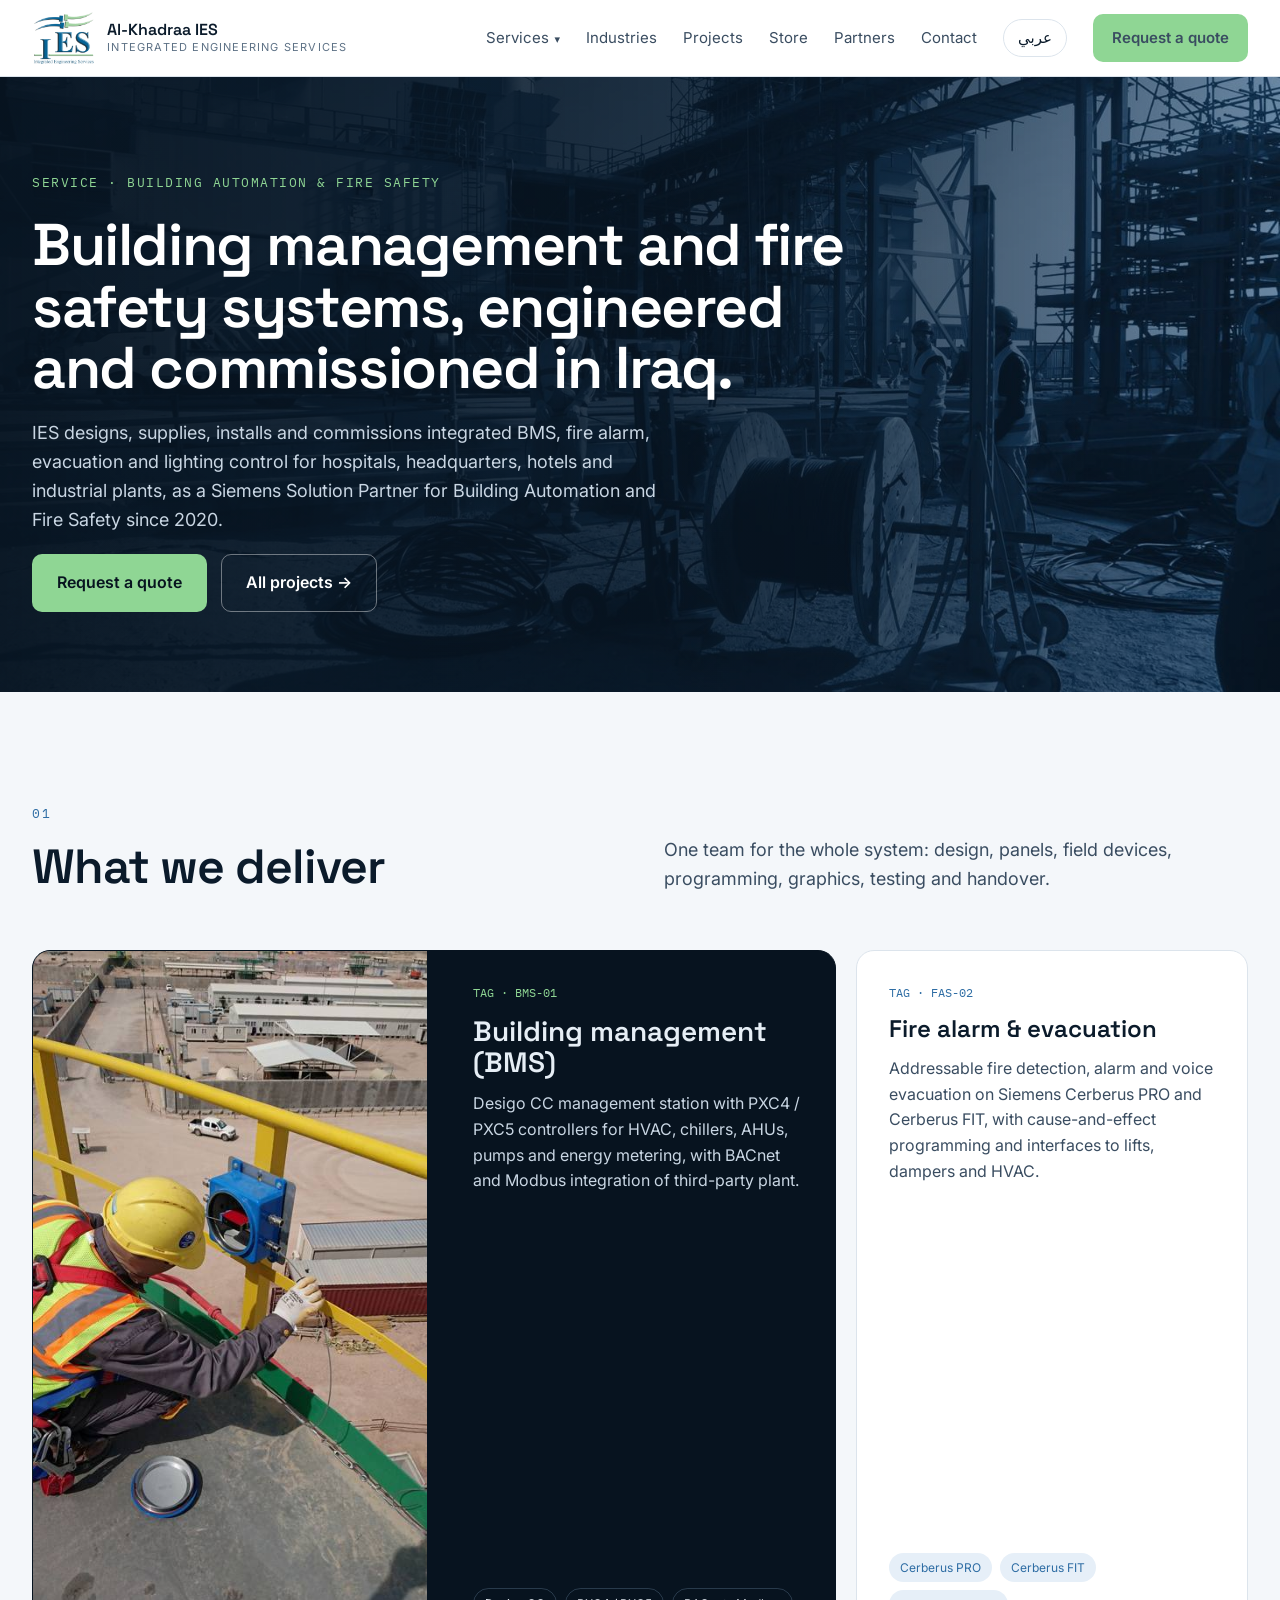
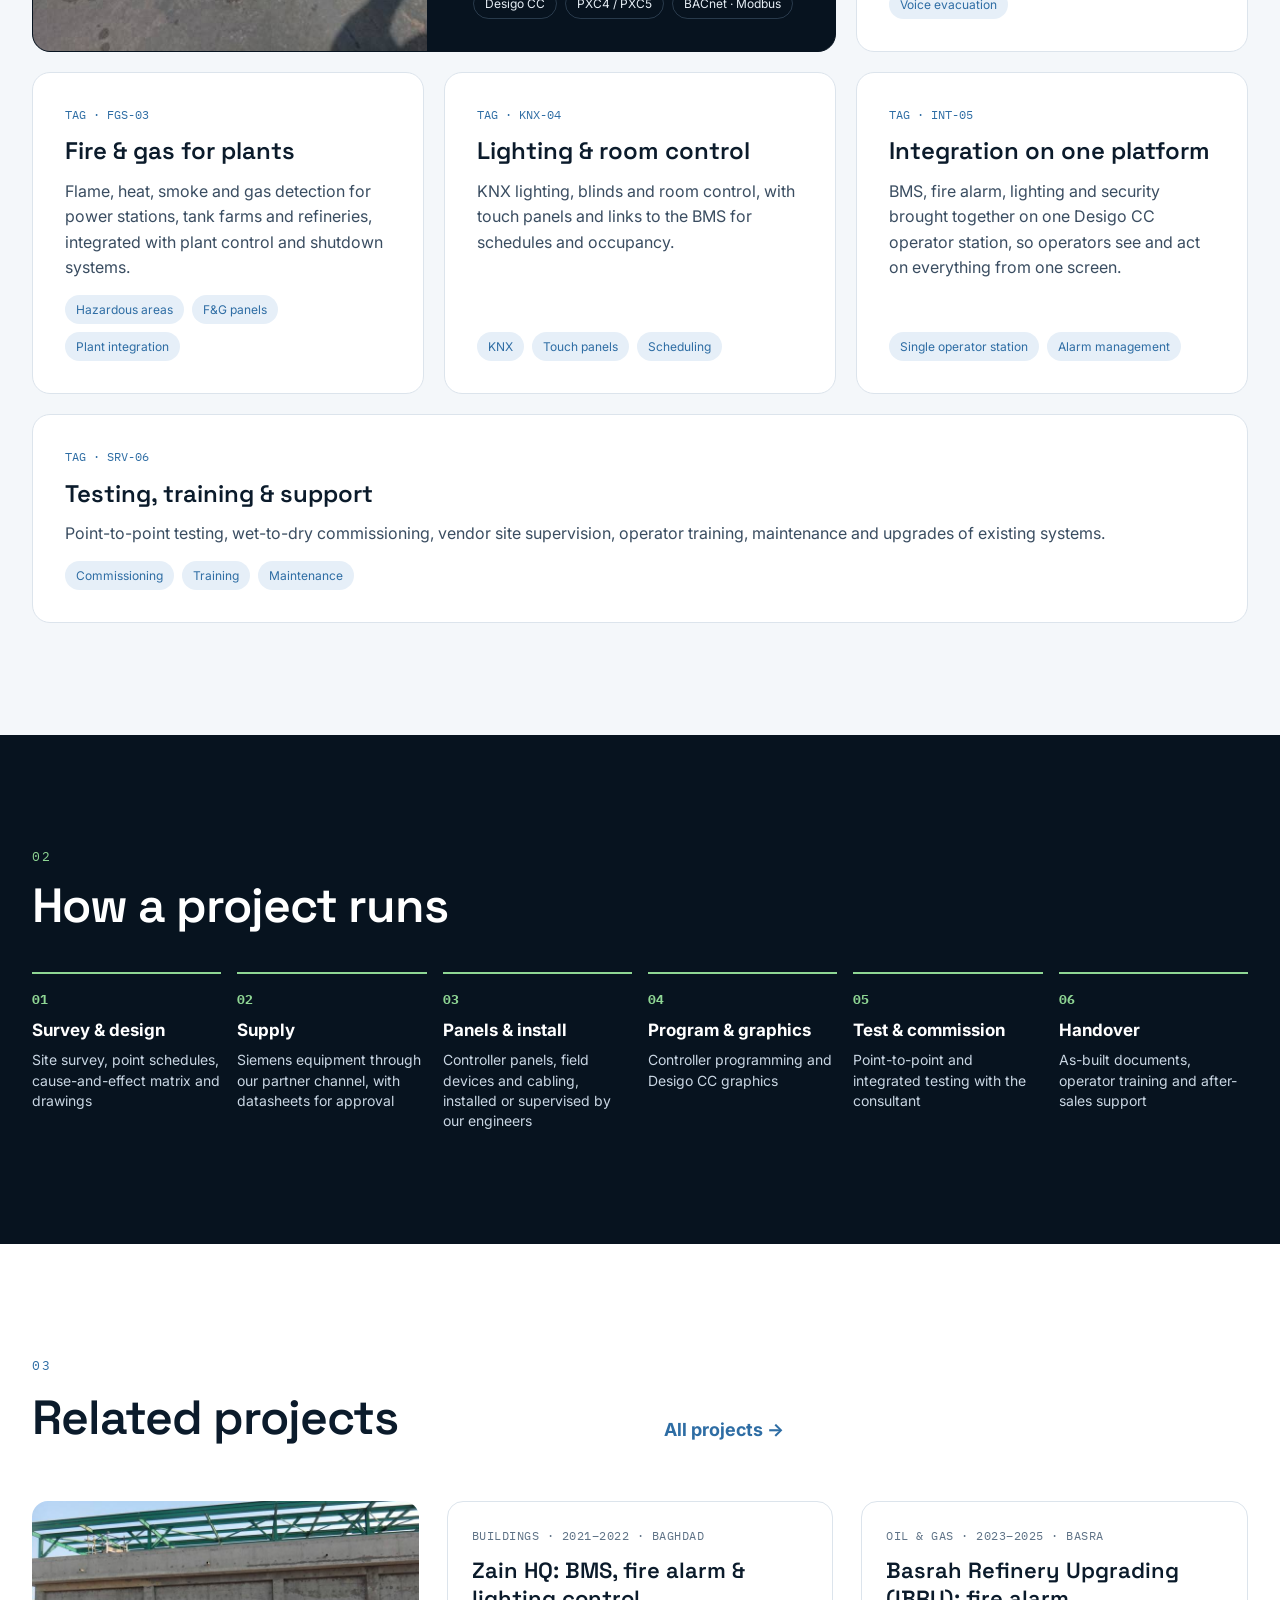
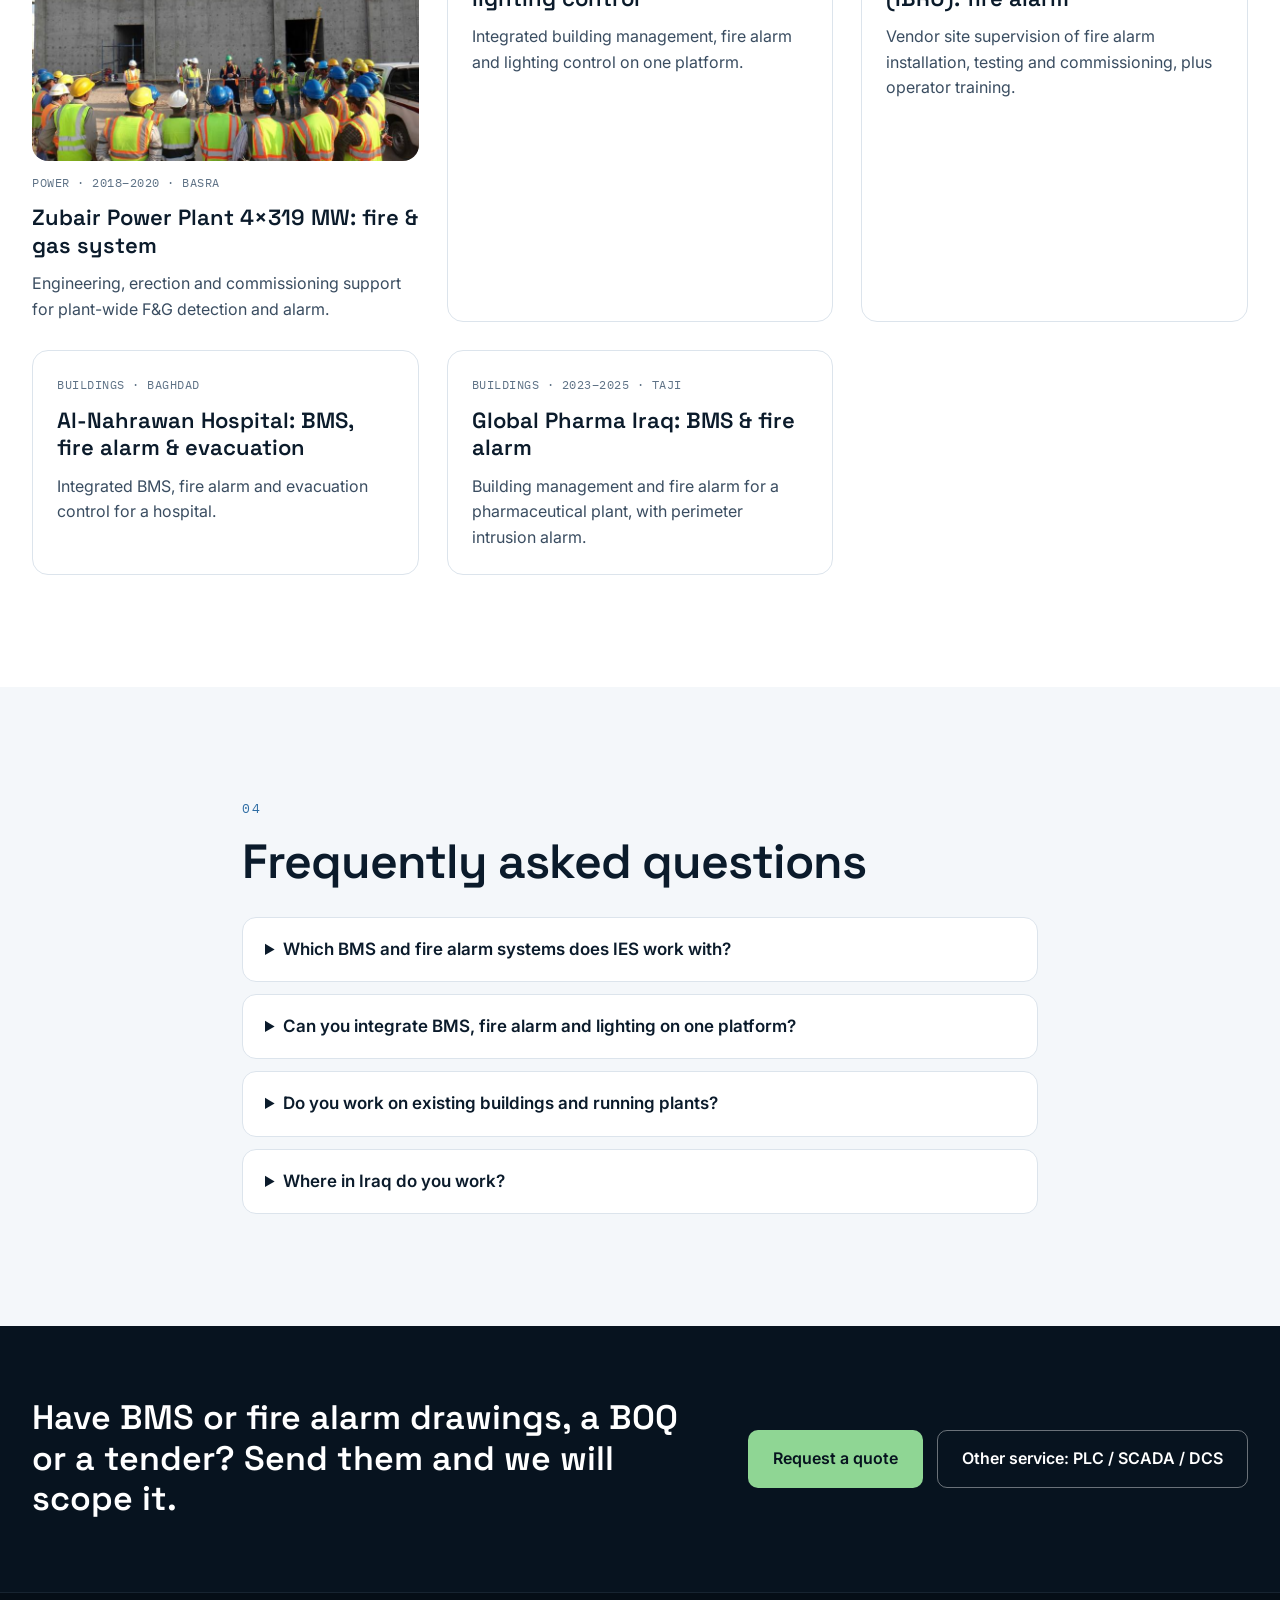
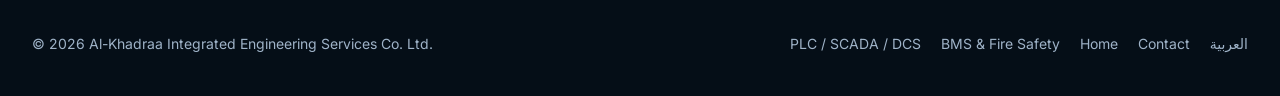
<file: bms-fire-safety.html>
<!doctype html>
<html lang="en" dir="ltr">
<head>
<meta charset="utf-8">
<meta name="viewport" content="width=device-width, initial-scale=1">
<meta name="ies-site-id" content="IES-26-001-WEB-R7">
<meta name="ies-site-release" content="2026-11-27">
<meta name="robots" content="noindex, nofollow">
<meta name="ies-site-status" content="Test">
<link rel="canonical" href="https://al-khadraa.ai/bms-fire-safety.html">
<link rel="alternate" hreflang="en" href="https://al-khadraa.ai/bms-fire-safety.html">
<link rel="alternate" hreflang="ar" href="https://al-khadraa.ai/ar/bms-fire-safety.html">
<link rel="alternate" hreflang="x-default" href="https://al-khadraa.ai/bms-fire-safety.html">
<title>BMS &amp; Fire Alarm Systems, Iraq | Al-Khadraa IES</title>
<meta name="description" content="Siemens Desigo CC BMS, Cerberus PRO fire alarm, F&amp;G detection and KNX lighting control for hospitals, offices and plants in Iraq. Design to commissioning.">
<link rel="icon" href="favicon.ico">
<link rel="icon" type="image/png" href="assets/img/favicon.png">
<link rel="preconnect" href="https://fonts.googleapis.com">
<link rel="preconnect" href="https://fonts.gstatic.com" crossorigin>
<link href="https://fonts.googleapis.com/css2?family=Space+Grotesk:wght@500;600;700&amp;family=Inter:wght@400;500;600&amp;family=IBM+Plex+Mono:wght@400;500&amp;display=swap" rel="stylesheet">
<link rel="stylesheet" href="assets/css/style.css?v=r7">
<meta property="og:type" content="website">
<meta property="og:site_name" content="Al-Khadraa IES">
<meta property="og:title" content="BMS &amp; Fire Alarm Systems, Iraq | Al-Khadraa IES">
<meta property="og:description" content="Siemens Desigo CC BMS, Cerberus PRO fire alarm, F&amp;G detection and KNX lighting control for hospitals, offices and plants in Iraq. Design to commissioning.">
<meta property="og:url" content="https://al-khadraa.ai/bms-fire-safety.html">
<meta property="og:image" content="https://al-khadraa.com/assets/img/og.jpg">
<meta property="og:locale" content="en_US">
<meta property="og:locale:alternate" content="ar_IQ">
<meta name="twitter:card" content="summary_large_image">
<script type="application/ld+json">{"@context": "https://schema.org", "@type": "ProfessionalService", "@id": "https://al-khadraa.com/#org", "name": "Al-Khadraa Integrated Engineering Services Co. Ltd.", "alternateName": ["Al-Khadraa IES", "IES", "الخضراء للخدمات الهندسية المتكاملة"], "url": "https://al-khadraa.com/", "logo": "https://al-khadraa.com/assets/img/logo-color.png", "image": "https://al-khadraa.com/assets/img/og.jpg", "foundingDate": "2005", "email": "info@ies-iraq.com", "telephone": "+964 790 343 5616", "areaServed": ["IQ", "Middle East"], "address": {"@type": "PostalAddress", "addressLocality": "Al-Yarmouk, Baghdad", "addressCountry": "IQ"}, "department": [{"@type": "ProfessionalService", "name": "Al-Khadraa IES Basra Branch", "address": {"@type": "PostalAddress", "streetAddress": "Al Saady Street", "addressLocality": "Basra", "addressCountry": "IQ"}}], "knowsAbout": ["Industrial automation", "PLC", "SCADA", "DCS", "Siemens SIMATIC", "Instrumentation", "Fire and gas systems", "Building management systems", "Fire alarm systems", "KNX"], "openingHours": "Sa-Th 08:00-16:00"}</script>
<script type="application/ld+json">{"@context": "https://schema.org", "@type": "Service", "name": "Building management and fire safety systems, engineered and commissioned in Iraq.", "serviceType": "BMS & Fire Safety", "url": "https://al-khadraa.ai/bms-fire-safety.html", "inLanguage": "en", "description": "Siemens Desigo CC BMS, Cerberus PRO fire alarm, F&G detection and KNX lighting control for hospitals, offices and plants in Iraq. Design to commissioning.", "provider": {"@id": "https://al-khadraa.com/#org"}, "areaServed": {"@type": "Country", "name": "Iraq"}}</script>
<script type="application/ld+json">{"@context": "https://schema.org", "@type": "FAQPage", "inLanguage": "en", "mainEntity": [{"@type": "Question", "name": "Which BMS and fire alarm systems does IES work with?", "acceptedAnswer": {"@type": "Answer", "text": "We engineer and commission Siemens building products: Desigo CC with PXC4 and PXC5 controllers for building management, Cerberus PRO and Cerberus FIT for fire detection and evacuation, and KNX for lighting and room control."}}, {"@type": "Question", "name": "Can you integrate BMS, fire alarm and lighting on one platform?", "acceptedAnswer": {"@type": "Answer", "text": "Yes. Desigo CC can bring BMS, fire alarm, lighting and other building systems together on one operator station, as we delivered for the Zain headquarters in Baghdad."}}, {"@type": "Question", "name": "Do you work on existing buildings and running plants?", "acceptedAnswer": {"@type": "Answer", "text": "Yes. We survey existing installations, extend or upgrade them, and plan the cut-over so the building or plant stays protected during the works."}}, {"@type": "Question", "name": "Where in Iraq do you work?", "acceptedAnswer": {"@type": "Answer", "text": "Across Iraq, from our offices in Baghdad and Basra, including hospitals, offices, pharmaceutical plants, refineries and power stations."}}]}</script>
</head>
<body>
<a class="skip" href="#main">Skip to content</a>
<header class="hdr">
<div class="wrap">
<a class="brand" href="index.html" aria-label="Al-Khadraa IES home">
<img src="assets/img/logo-color.png" alt="IES logo" width="63" height="52">
<span><b>Al-Khadraa IES</b><small>Integrated Engineering Services</small></span>
</a>
<button class="menu-btn" type="button" aria-label="Menu" aria-expanded="false" aria-controls="nav"><svg width="20" height="20" viewBox="0 0 24 24" fill="none" stroke="currentColor" stroke-width="2" stroke-linecap="round" aria-hidden="true"><path d="M4 7h16M4 12h16M4 17h16"/></svg></button>
<nav class="nav" id="nav" aria-label="Main">
<div class="dd"><a class="dd-t" href="index.html#capabilities" aria-haspopup="true">Services <span aria-hidden="true">▾</span></a><div class="dd-m"><a href="plc-scada-automation.html">PLC / SCADA / DCS</a><a href="bms-fire-safety.html">BMS &amp; Fire Safety</a><a href="index.html#capabilities">All capabilities</a></div></div>
<a href="index.html#industries">Industries</a>
<a href="projects.html">Projects</a>
<a href="store/">Store</a>
<a href="index.html#partners">Partners</a>
<a href="index.html#contact">Contact</a>
<a class="lang" href="ar/bms-fire-safety.html" lang="ar" hreflang="ar">عربي</a>
<a class="btn btn-g" href="index.html#contact">Request a quote</a>
</nav>
</div>
</header>
<main id="main">
<section class="phero dark">
<div class="wrap">
<div class="eyebrow">Service · Building automation &amp; fire safety</div>
<h1>Building management and fire safety systems, engineered and commissioned in Iraq.</h1>
<p>IES designs, supplies, installs and commissions integrated BMS, fire alarm, evacuation and lighting control for hospitals, headquarters, hotels and industrial plants, as a Siemens Solution Partner for Building Automation and Fire Safety since 2020.</p>
<div class="ctas"><a class="btn btn-g" href="index.html#contact">Request a quote</a><a class="btn btn-o" href="projects.html">All projects →</a></div>
</div>
</section>
<section class="sec" aria-labelledby="what-h">
<div class="wrap">
<div class="sec-head rv"><div class="t"><div class="eyebrow">01</div><h2 id="what-h">What we deliver</h2></div><p class="lead">One team for the whole system: design, panels, field devices, programming, graphics, testing and handover.</p></div>
<div class="bento svc">
<article class="card feature rv"><img src="assets/img/detector-sm.jpg" alt="Gas detector installed on a fuel storage tank" loading="lazy" width="800" height="600"><div class="in"><div class="tag">TAG · BMS-01</div><h3>Building management (BMS)</h3><p>Desigo CC management station with PXC4 / PXC5 controllers for HVAC, chillers, AHUs, pumps and energy metering, with BACnet and Modbus integration of third-party plant.</p><div class="chips"><span>Desigo CC</span><span>PXC4 / PXC5</span><span>BACnet · Modbus</span></div></div></article>
<article class="card rv"><div class="tag">TAG · FAS-02</div><h3>Fire alarm &amp; evacuation</h3><p>Addressable fire detection, alarm and voice evacuation on Siemens Cerberus PRO and Cerberus FIT, with cause-and-effect programming and interfaces to lifts, dampers and HVAC.</p><div class="chips"><span>Cerberus PRO</span><span>Cerberus FIT</span><span>Voice evacuation</span></div></article>
<article class="card rv"><div class="tag">TAG · FGS-03</div><h3>Fire &amp; gas for plants</h3><p>Flame, heat, smoke and gas detection for power stations, tank farms and refineries, integrated with plant control and shutdown systems.</p><div class="chips"><span>Hazardous areas</span><span>F&amp;G panels</span><span>Plant integration</span></div></article>
<article class="card rv"><div class="tag">TAG · KNX-04</div><h3>Lighting &amp; room control</h3><p>KNX lighting, blinds and room control, with touch panels and links to the BMS for schedules and occupancy.</p><div class="chips"><span>KNX</span><span>Touch panels</span><span>Scheduling</span></div></article>
<article class="card rv"><div class="tag">TAG · INT-05</div><h3>Integration on one platform</h3><p>BMS, fire alarm, lighting and security brought together on one Desigo CC operator station, so operators see and act on everything from one screen.</p><div class="chips"><span>Single operator station</span><span>Alarm management</span></div></article>
<article class="card rv"><div class="tag">TAG · SRV-06</div><h3>Testing, training &amp; support</h3><p>Point-to-point testing, wet-to-dry commissioning, vendor site supervision, operator training, maintenance and upgrades of existing systems.</p><div class="chips"><span>Commissioning</span><span>Training</span><span>Maintenance</span></div></article>
</div>
</div>
</section>
<section class="sec dark" aria-labelledby="steps-h">
<div class="wrap">
<div class="eyebrow" style="color:var(--green)">02</div><h2 id="steps-h" style="color:#fff;margin:12px 0 0">How a project runs</h2>
<ol class="steps rv"><li><b>01</b><strong>Survey &amp; design</strong><span>Site survey, point schedules, cause-and-effect matrix and drawings</span></li><li><b>02</b><strong>Supply</strong><span>Siemens equipment through our partner channel, with datasheets for approval</span></li><li><b>03</b><strong>Panels &amp; install</strong><span>Controller panels, field devices and cabling, installed or supervised by our engineers</span></li><li><b>04</b><strong>Program &amp; graphics</strong><span>Controller programming and Desigo CC graphics</span></li><li><b>05</b><strong>Test &amp; commission</strong><span>Point-to-point and integrated testing with the consultant</span></li><li><b>06</b><strong>Handover</strong><span>As-built documents, operator training and after-sales support</span></li></ol>
</div>
</section>
<section class="sec" style="background:#fff" aria-labelledby="proj-h">
<div class="wrap">
<div class="sec-head rv"><div class="t"><div class="eyebrow">03</div><h2 id="proj-h">Related projects</h2></div><p class="lead"><a href="projects.html"><b>All projects →</b></a></p></div>
<div class="svc-proj">
<a class="pcard rv" href="projects.html"><div class="ph"><img src="assets/img/zppg-sm.jpg" alt="Zubair Power Plant 4×319 MW: fire &amp; gas system" loading="lazy"></div><div class="meta">POWER · 2018–2020 · BASRA</div><h3>Zubair Power Plant 4×319 MW: fire &amp; gas system</h3><p>Engineering, erection and commissioning support for plant-wide F&amp;G detection and alarm.</p></a>
<a class="pcard rv noimg" href="projects.html"><div class="meta">BUILDINGS · 2021–2022 · BAGHDAD</div><h3>Zain HQ: BMS, fire alarm &amp; lighting control</h3><p>Integrated building management, fire alarm and lighting control on one platform.</p></a>
<a class="pcard rv noimg" href="projects.html"><div class="meta">OIL &amp; GAS · 2023–2025 · BASRA</div><h3>Basrah Refinery Upgrading (IBRU): fire alarm</h3><p>Vendor site supervision of fire alarm installation, testing and commissioning, plus operator training.</p></a>
<a class="pcard rv noimg" href="projects.html"><div class="meta">BUILDINGS · BAGHDAD</div><h3>Al-Nahrawan Hospital: BMS, fire alarm &amp; evacuation</h3><p>Integrated BMS, fire alarm and evacuation control for a hospital.</p></a>
<a class="pcard rv noimg" href="projects.html"><div class="meta">BUILDINGS · 2023–2025 · TAJI</div><h3>Global Pharma Iraq: BMS &amp; fire alarm</h3><p>Building management and fire alarm for a pharmaceutical plant, with perimeter intrusion alarm.</p></a>
</div>
</div>
</section>
<section class="sec" aria-labelledby="faq-h">
<div class="wrap faq">
<div class="eyebrow">04</div><h2 id="faq-h">Frequently asked questions</h2>
<details class="rv"><summary>Which BMS and fire alarm systems does IES work with?</summary><p>We engineer and commission Siemens building products: Desigo CC with PXC4 and PXC5 controllers for building management, Cerberus PRO and Cerberus FIT for fire detection and evacuation, and KNX for lighting and room control.</p></details><details class="rv"><summary>Can you integrate BMS, fire alarm and lighting on one platform?</summary><p>Yes. Desigo CC can bring BMS, fire alarm, lighting and other building systems together on one operator station, as we delivered for the Zain headquarters in Baghdad.</p></details><details class="rv"><summary>Do you work on existing buildings and running plants?</summary><p>Yes. We survey existing installations, extend or upgrade them, and plan the cut-over so the building or plant stays protected during the works.</p></details><details class="rv"><summary>Where in Iraq do you work?</summary><p>Across Iraq, from our offices in Baghdad and Basra, including hospitals, offices, pharmaceutical plants, refineries and power stations.</p></details>
</div>
</section>
<section class="dark cta-band">
<div class="wrap">
<h2>Have BMS or fire alarm drawings, a BOQ or a tender? Send them and we will scope it.</h2>
<div class="ctas"><a class="btn btn-g" href="index.html#contact">Request a quote</a><a class="btn btn-o" href="plc-scada-automation.html">Other service: PLC / SCADA / DCS</a></div>
</div>
</section>
</main>
<footer class="ftr">
<div class="wrap">
<span>© <span class="yr">2026</span> Al-Khadraa Integrated Engineering Services Co. Ltd.</span>
<nav aria-label="Footer"><a href="plc-scada-automation.html">PLC / SCADA / DCS</a><a href="bms-fire-safety.html">BMS &amp; Fire Safety</a><a href="index.html">Home</a><a href="index.html#contact">Contact</a><a href="ar/bms-fire-safety.html" lang="ar">العربية</a></nav>
</div>
</footer>
<script src="assets/js/main.js?v=r7"></script>
</body>
</html>
</file>
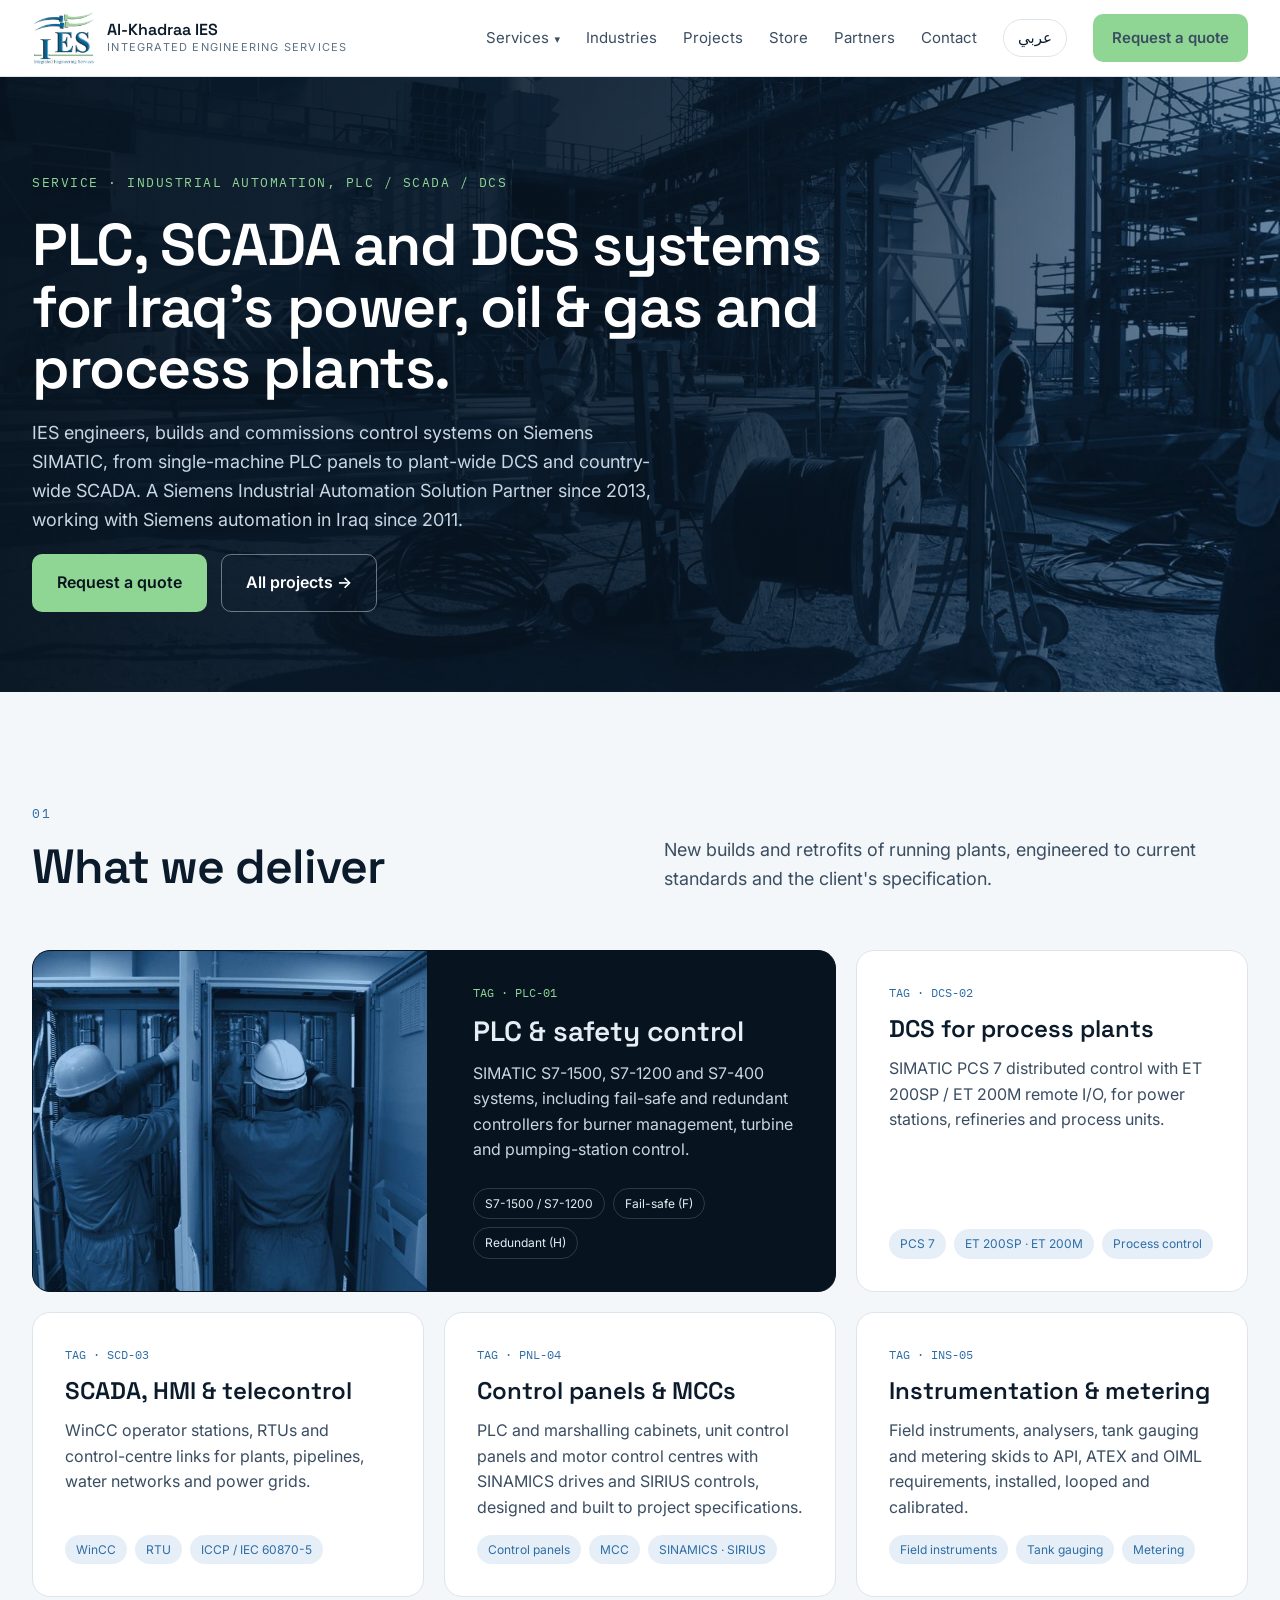
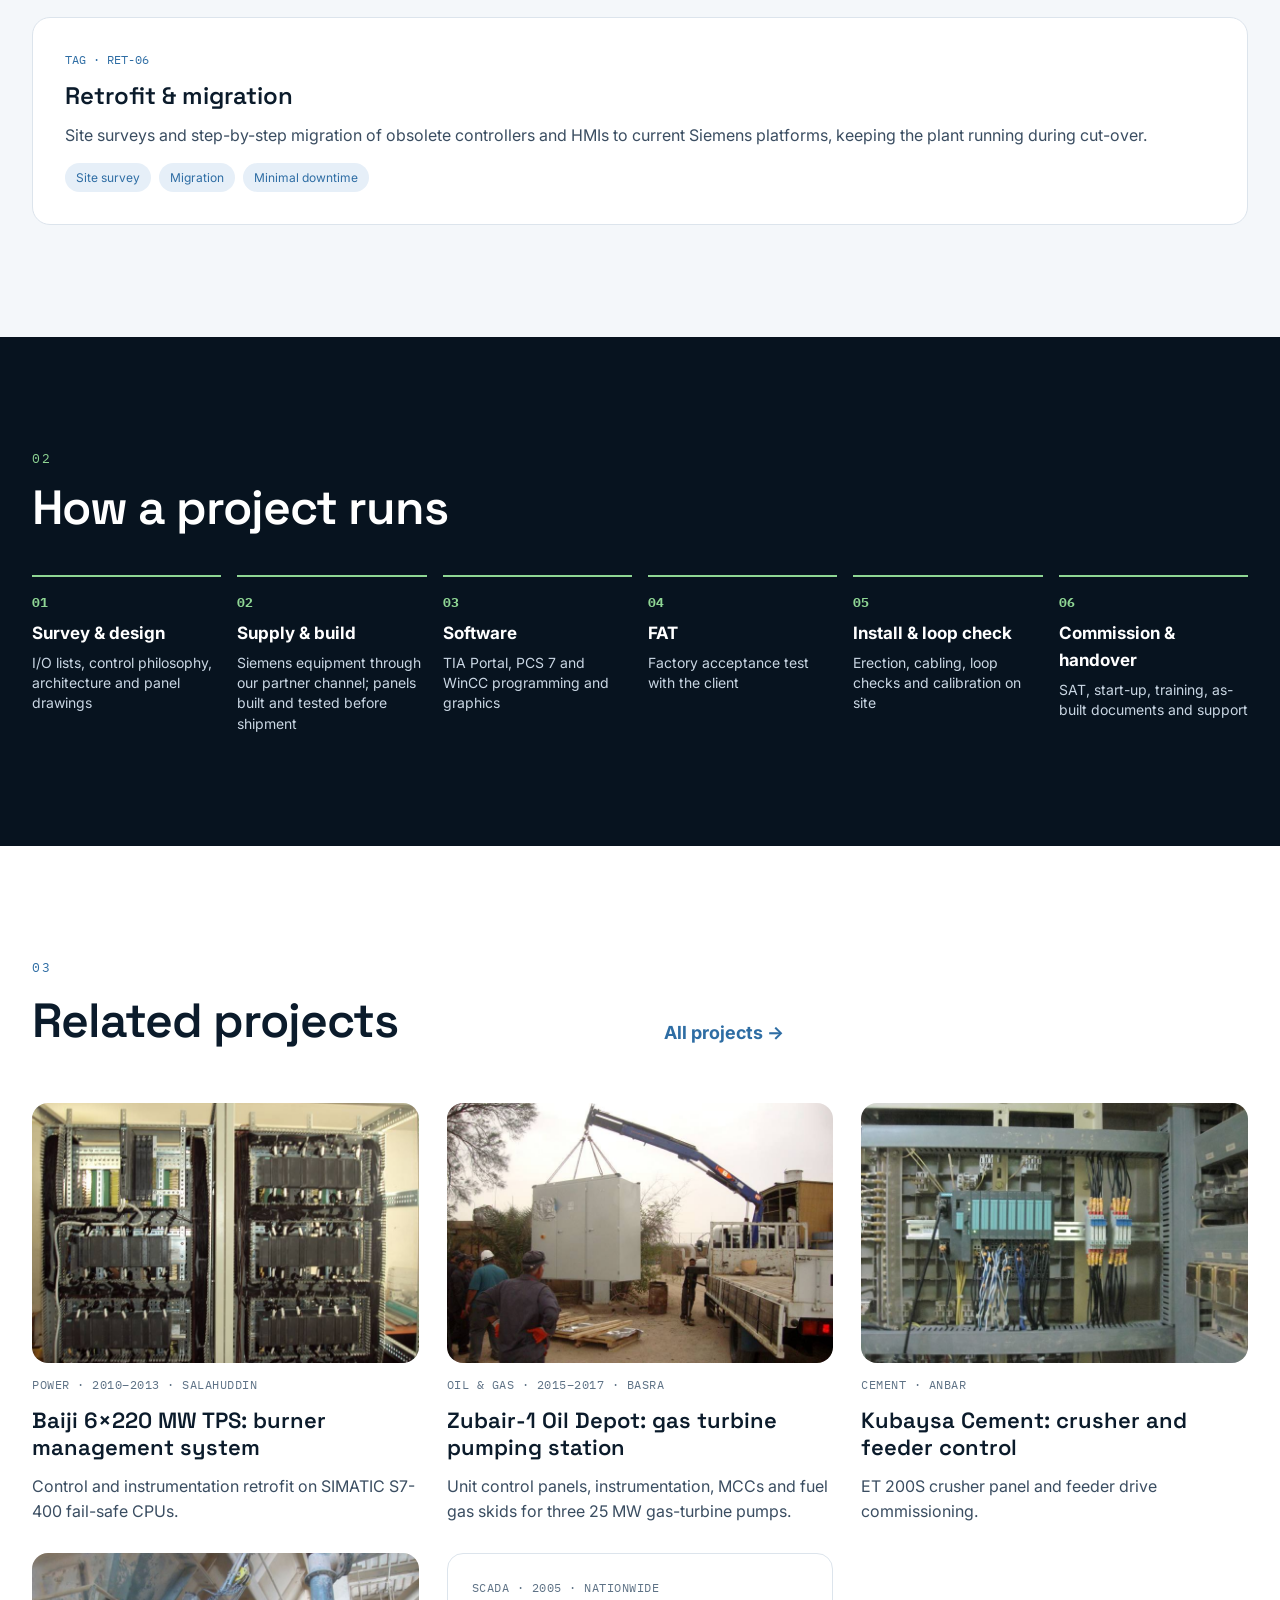
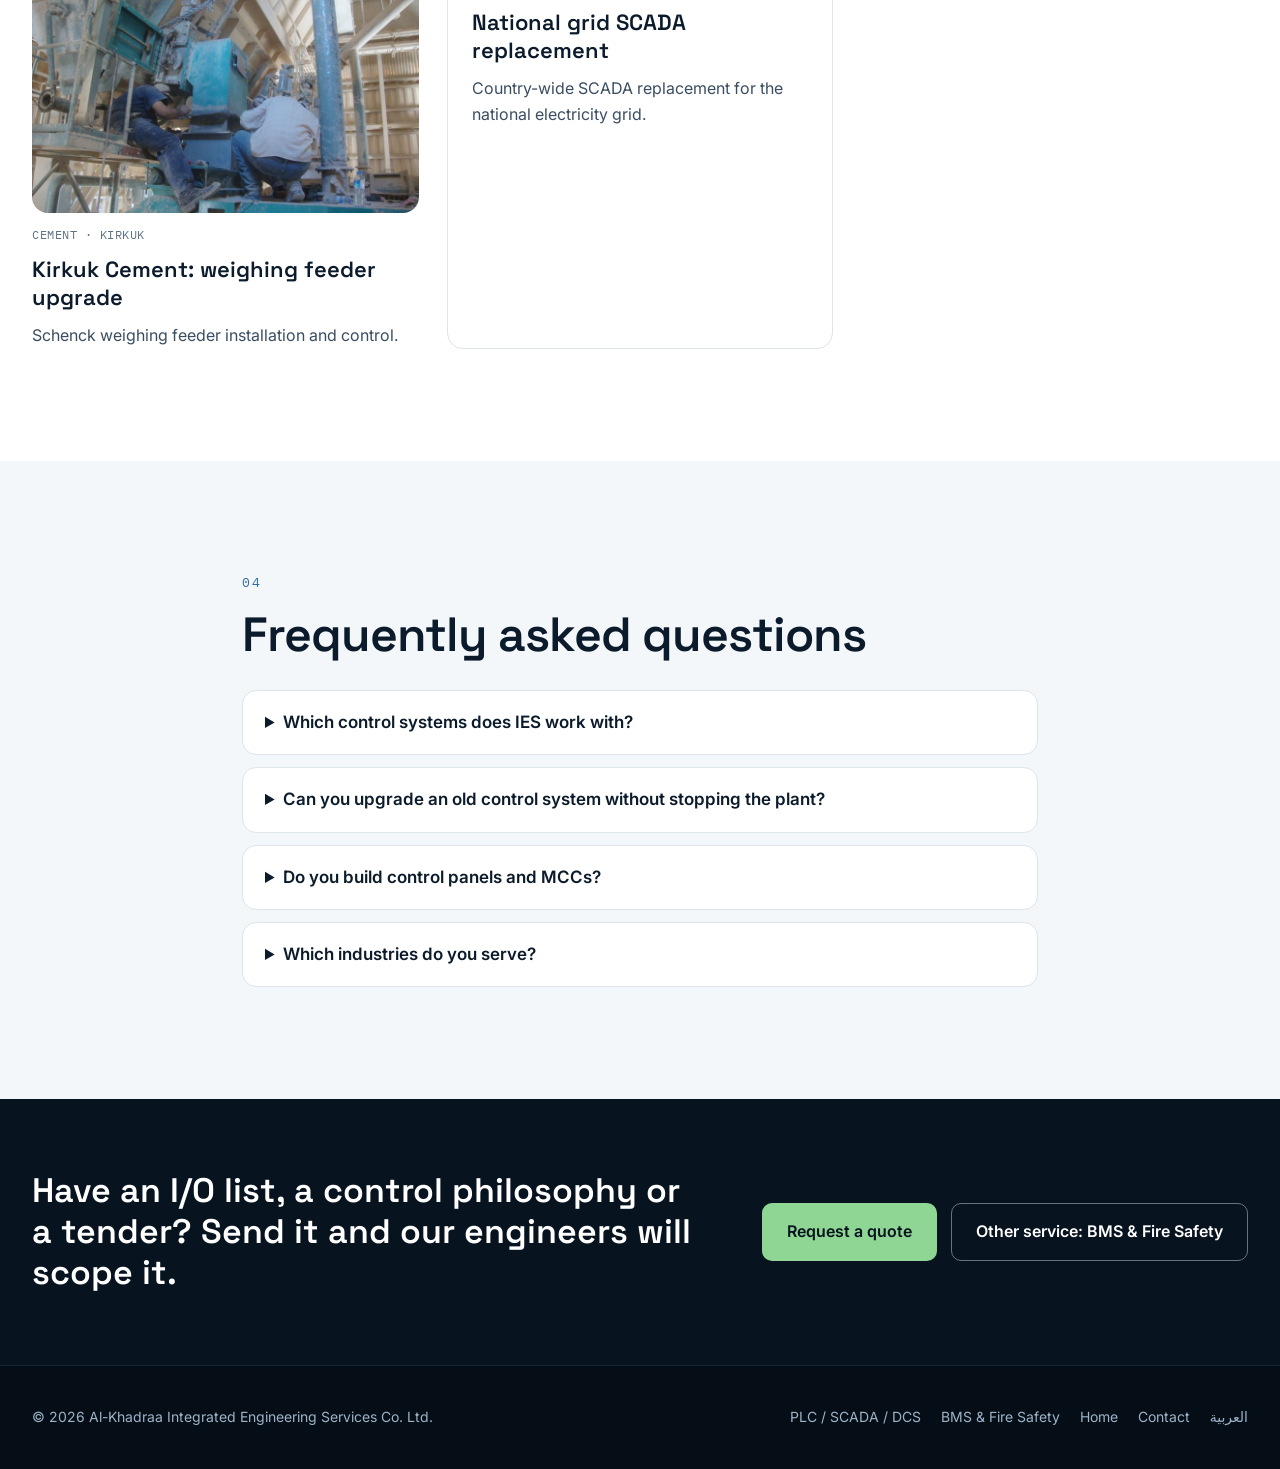
<file: plc-scada-automation.html>
<!doctype html>
<html lang="en" dir="ltr">
<head>
<meta charset="utf-8">
<meta name="viewport" content="width=device-width, initial-scale=1">
<meta name="ies-site-id" content="IES-26-001-WEB-R7">
<meta name="ies-site-release" content="2026-11-27">
<meta name="robots" content="noindex, nofollow">
<meta name="ies-site-status" content="Test">
<link rel="canonical" href="https://al-khadraa.ai/plc-scada-automation.html">
<link rel="alternate" hreflang="en" href="https://al-khadraa.ai/plc-scada-automation.html">
<link rel="alternate" hreflang="ar" href="https://al-khadraa.ai/ar/plc-scada-automation.html">
<link rel="alternate" hreflang="x-default" href="https://al-khadraa.ai/plc-scada-automation.html">
<title>PLC, SCADA &amp; DCS Automation, Iraq | Al-Khadraa IES</title>
<meta name="description" content="Siemens PLC, DCS and SCADA systems for power, oil &amp; gas, cement and water plants in Iraq: control panels, MCCs, retrofits, programming and commissioning.">
<link rel="icon" href="favicon.ico">
<link rel="icon" type="image/png" href="assets/img/favicon.png">
<link rel="preconnect" href="https://fonts.googleapis.com">
<link rel="preconnect" href="https://fonts.gstatic.com" crossorigin>
<link href="https://fonts.googleapis.com/css2?family=Space+Grotesk:wght@500;600;700&amp;family=Inter:wght@400;500;600&amp;family=IBM+Plex+Mono:wght@400;500&amp;display=swap" rel="stylesheet">
<link rel="stylesheet" href="assets/css/style.css?v=r7">
<meta property="og:type" content="website">
<meta property="og:site_name" content="Al-Khadraa IES">
<meta property="og:title" content="PLC, SCADA &amp; DCS Automation, Iraq | Al-Khadraa IES">
<meta property="og:description" content="Siemens PLC, DCS and SCADA systems for power, oil &amp; gas, cement and water plants in Iraq: control panels, MCCs, retrofits, programming and commissioning.">
<meta property="og:url" content="https://al-khadraa.ai/plc-scada-automation.html">
<meta property="og:image" content="https://al-khadraa.com/assets/img/og.jpg">
<meta property="og:locale" content="en_US">
<meta property="og:locale:alternate" content="ar_IQ">
<meta name="twitter:card" content="summary_large_image">
<script type="application/ld+json">{"@context": "https://schema.org", "@type": "ProfessionalService", "@id": "https://al-khadraa.com/#org", "name": "Al-Khadraa Integrated Engineering Services Co. Ltd.", "alternateName": ["Al-Khadraa IES", "IES", "الخضراء للخدمات الهندسية المتكاملة"], "url": "https://al-khadraa.com/", "logo": "https://al-khadraa.com/assets/img/logo-color.png", "image": "https://al-khadraa.com/assets/img/og.jpg", "foundingDate": "2005", "email": "info@ies-iraq.com", "telephone": "+964 790 343 5616", "areaServed": ["IQ", "Middle East"], "address": {"@type": "PostalAddress", "addressLocality": "Al-Yarmouk, Baghdad", "addressCountry": "IQ"}, "department": [{"@type": "ProfessionalService", "name": "Al-Khadraa IES Basra Branch", "address": {"@type": "PostalAddress", "streetAddress": "Al Saady Street", "addressLocality": "Basra", "addressCountry": "IQ"}}], "knowsAbout": ["Industrial automation", "PLC", "SCADA", "DCS", "Siemens SIMATIC", "Instrumentation", "Fire and gas systems", "Building management systems", "Fire alarm systems", "KNX"], "openingHours": "Sa-Th 08:00-16:00"}</script>
<script type="application/ld+json">{"@context": "https://schema.org", "@type": "Service", "name": "PLC, SCADA and DCS systems for Iraq's power, oil & gas and process plants.", "serviceType": "PLC / SCADA / DCS", "url": "https://al-khadraa.ai/plc-scada-automation.html", "inLanguage": "en", "description": "Siemens PLC, DCS and SCADA systems for power, oil & gas, cement and water plants in Iraq: control panels, MCCs, retrofits, programming and commissioning.", "provider": {"@id": "https://al-khadraa.com/#org"}, "areaServed": {"@type": "Country", "name": "Iraq"}}</script>
<script type="application/ld+json">{"@context": "https://schema.org", "@type": "FAQPage", "inLanguage": "en", "mainEntity": [{"@type": "Question", "name": "Which control systems does IES work with?", "acceptedAnswer": {"@type": "Answer", "text": "Mainly Siemens: SIMATIC S7-1500, S7-1200 and S7-400 PLCs, PCS 7 DCS, ET 200 remote I/O, WinCC SCADA and HMI, SINAMICS drives and SIRIUS motor controls, engineered in TIA Portal and PCS 7."}}, {"@type": "Question", "name": "Can you upgrade an old control system without stopping the plant?", "acceptedAnswer": {"@type": "Answer", "text": "Yes. We survey the existing system, plan a step-by-step migration and schedule cut-overs around plant operation, as we did on the Baiji power station burner management retrofit."}}, {"@type": "Question", "name": "Do you build control panels and MCCs?", "acceptedAnswer": {"@type": "Answer", "text": "Yes. We design and build PLC cabinets, unit control panels and motor control centres to project specifications, and test them before delivery to site."}}, {"@type": "Question", "name": "Which industries do you serve?", "acceptedAnswer": {"@type": "Answer", "text": "Power generation, oil & gas, refineries, cement, water and wastewater, and utilities, across Iraq from our Baghdad and Basra offices."}}]}</script>
</head>
<body>
<a class="skip" href="#main">Skip to content</a>
<header class="hdr">
<div class="wrap">
<a class="brand" href="index.html" aria-label="Al-Khadraa IES home">
<img src="assets/img/logo-color.png" alt="IES logo" width="63" height="52">
<span><b>Al-Khadraa IES</b><small>Integrated Engineering Services</small></span>
</a>
<button class="menu-btn" type="button" aria-label="Menu" aria-expanded="false" aria-controls="nav"><svg width="20" height="20" viewBox="0 0 24 24" fill="none" stroke="currentColor" stroke-width="2" stroke-linecap="round" aria-hidden="true"><path d="M4 7h16M4 12h16M4 17h16"/></svg></button>
<nav class="nav" id="nav" aria-label="Main">
<div class="dd"><a class="dd-t" href="index.html#capabilities" aria-haspopup="true">Services <span aria-hidden="true">▾</span></a><div class="dd-m"><a href="plc-scada-automation.html">PLC / SCADA / DCS</a><a href="bms-fire-safety.html">BMS &amp; Fire Safety</a><a href="index.html#capabilities">All capabilities</a></div></div>
<a href="index.html#industries">Industries</a>
<a href="projects.html">Projects</a>
<a href="store/">Store</a>
<a href="index.html#partners">Partners</a>
<a href="index.html#contact">Contact</a>
<a class="lang" href="ar/plc-scada-automation.html" lang="ar" hreflang="ar">عربي</a>
<a class="btn btn-g" href="index.html#contact">Request a quote</a>
</nav>
</div>
</header>
<main id="main">
<section class="phero dark">
<div class="wrap">
<div class="eyebrow">Service · Industrial automation, PLC / SCADA / DCS</div>
<h1>PLC, SCADA and DCS systems for Iraq&#x27;s power, oil &amp; gas and process plants.</h1>
<p>IES engineers, builds and commissions control systems on Siemens SIMATIC, from single-machine PLC panels to plant-wide DCS and country-wide SCADA. A Siemens Industrial Automation Solution Partner since 2013, working with Siemens automation in Iraq since 2011.</p>
<div class="ctas"><a class="btn btn-g" href="index.html#contact">Request a quote</a><a class="btn btn-o" href="projects.html">All projects →</a></div>
</div>
</section>
<section class="sec" aria-labelledby="what-h">
<div class="wrap">
<div class="sec-head rv"><div class="t"><div class="eyebrow">01</div><h2 id="what-h">What we deliver</h2></div><p class="lead">New builds and retrofits of running plants, engineered to current standards and the client&#x27;s specification.</p></div>
<div class="bento svc">
<article class="card feature rv"><img src="assets/img/panel-duo-sm.jpg" alt="IES engineers wiring PLC control cabinets" loading="lazy" width="800" height="600"><div class="in"><div class="tag">TAG · PLC-01</div><h3>PLC &amp; safety control</h3><p>SIMATIC S7-1500, S7-1200 and S7-400 systems, including fail-safe and redundant controllers for burner management, turbine and pumping-station control.</p><div class="chips"><span>S7-1500 / S7-1200</span><span>Fail-safe (F)</span><span>Redundant (H)</span></div></div></article>
<article class="card rv"><div class="tag">TAG · DCS-02</div><h3>DCS for process plants</h3><p>SIMATIC PCS 7 distributed control with ET 200SP / ET 200M remote I/O, for power stations, refineries and process units.</p><div class="chips"><span>PCS 7</span><span>ET 200SP · ET 200M</span><span>Process control</span></div></article>
<article class="card rv"><div class="tag">TAG · SCD-03</div><h3>SCADA, HMI &amp; telecontrol</h3><p>WinCC operator stations, RTUs and control-centre links for plants, pipelines, water networks and power grids.</p><div class="chips"><span>WinCC</span><span>RTU</span><span>ICCP / IEC 60870-5</span></div></article>
<article class="card rv"><div class="tag">TAG · PNL-04</div><h3>Control panels &amp; MCCs</h3><p>PLC and marshalling cabinets, unit control panels and motor control centres with SINAMICS drives and SIRIUS controls, designed and built to project specifications.</p><div class="chips"><span>Control panels</span><span>MCC</span><span>SINAMICS · SIRIUS</span></div></article>
<article class="card rv"><div class="tag">TAG · INS-05</div><h3>Instrumentation &amp; metering</h3><p>Field instruments, analysers, tank gauging and metering skids to API, ATEX and OIML requirements, installed, looped and calibrated.</p><div class="chips"><span>Field instruments</span><span>Tank gauging</span><span>Metering</span></div></article>
<article class="card rv"><div class="tag">TAG · RET-06</div><h3>Retrofit &amp; migration</h3><p>Site surveys and step-by-step migration of obsolete controllers and HMIs to current Siemens platforms, keeping the plant running during cut-over.</p><div class="chips"><span>Site survey</span><span>Migration</span><span>Minimal downtime</span></div></article>
</div>
</div>
</section>
<section class="sec dark" aria-labelledby="steps-h">
<div class="wrap">
<div class="eyebrow" style="color:var(--green)">02</div><h2 id="steps-h" style="color:#fff;margin:12px 0 0">How a project runs</h2>
<ol class="steps rv"><li><b>01</b><strong>Survey &amp; design</strong><span>I/O lists, control philosophy, architecture and panel drawings</span></li><li><b>02</b><strong>Supply &amp; build</strong><span>Siemens equipment through our partner channel; panels built and tested before shipment</span></li><li><b>03</b><strong>Software</strong><span>TIA Portal, PCS 7 and WinCC programming and graphics</span></li><li><b>04</b><strong>FAT</strong><span>Factory acceptance test with the client</span></li><li><b>05</b><strong>Install &amp; loop check</strong><span>Erection, cabling, loop checks and calibration on site</span></li><li><b>06</b><strong>Commission &amp; handover</strong><span>SAT, start-up, training, as-built documents and support</span></li></ol>
</div>
</section>
<section class="sec" style="background:#fff" aria-labelledby="proj-h">
<div class="wrap">
<div class="sec-head rv"><div class="t"><div class="eyebrow">03</div><h2 id="proj-h">Related projects</h2></div><p class="lead"><a href="projects.html"><b>All projects →</b></a></p></div>
<div class="svc-proj">
<a class="pcard rv" href="projects.html"><div class="ph"><img src="assets/img/cabinet-sm.jpg" alt="Baiji 6×220 MW TPS: burner management system" loading="lazy"></div><div class="meta">POWER · 2010–2013 · SALAHUDDIN</div><h3>Baiji 6×220 MW TPS: burner management system</h3><p>Control and instrumentation retrofit on SIMATIC S7-400 fail-safe CPUs.</p></a>
<a class="pcard rv" href="projects.html"><div class="ph"><img src="assets/img/crane-sm.jpg" alt="Zubair-1 Oil Depot: gas turbine pumping station" loading="lazy"></div><div class="meta">OIL &amp; GAS · 2015–2017 · BASRA</div><h3>Zubair-1 Oil Depot: gas turbine pumping station</h3><p>Unit control panels, instrumentation, MCCs and fuel gas skids for three 25 MW gas-turbine pumps.</p></a>
<a class="pcard rv" href="projects.html"><div class="ph"><img src="assets/img/kub-crusher-sm.jpg" alt="Kubaysa Cement: crusher and feeder control" loading="lazy"></div><div class="meta">CEMENT · ANBAR</div><h3>Kubaysa Cement: crusher and feeder control</h3><p>ET 200S crusher panel and feeder drive commissioning.</p></a>
<a class="pcard rv" href="projects.html"><div class="ph"><img src="assets/img/kirk-schenck-sm.jpg" alt="Kirkuk Cement: weighing feeder upgrade" loading="lazy"></div><div class="meta">CEMENT · KIRKUK</div><h3>Kirkuk Cement: weighing feeder upgrade</h3><p>Schenck weighing feeder installation and control.</p></a>
<a class="pcard rv noimg" href="projects.html"><div class="meta">SCADA · 2005 · NATIONWIDE</div><h3>National grid SCADA replacement</h3><p>Country-wide SCADA replacement for the national electricity grid.</p></a>
</div>
</div>
</section>
<section class="sec" aria-labelledby="faq-h">
<div class="wrap faq">
<div class="eyebrow">04</div><h2 id="faq-h">Frequently asked questions</h2>
<details class="rv"><summary>Which control systems does IES work with?</summary><p>Mainly Siemens: SIMATIC S7-1500, S7-1200 and S7-400 PLCs, PCS 7 DCS, ET 200 remote I/O, WinCC SCADA and HMI, SINAMICS drives and SIRIUS motor controls, engineered in TIA Portal and PCS 7.</p></details><details class="rv"><summary>Can you upgrade an old control system without stopping the plant?</summary><p>Yes. We survey the existing system, plan a step-by-step migration and schedule cut-overs around plant operation, as we did on the Baiji power station burner management retrofit.</p></details><details class="rv"><summary>Do you build control panels and MCCs?</summary><p>Yes. We design and build PLC cabinets, unit control panels and motor control centres to project specifications, and test them before delivery to site.</p></details><details class="rv"><summary>Which industries do you serve?</summary><p>Power generation, oil &amp; gas, refineries, cement, water and wastewater, and utilities, across Iraq from our Baghdad and Basra offices.</p></details>
</div>
</section>
<section class="dark cta-band">
<div class="wrap">
<h2>Have an I/O list, a control philosophy or a tender? Send it and our engineers will scope it.</h2>
<div class="ctas"><a class="btn btn-g" href="index.html#contact">Request a quote</a><a class="btn btn-o" href="bms-fire-safety.html">Other service: BMS &amp; Fire Safety</a></div>
</div>
</section>
</main>
<footer class="ftr">
<div class="wrap">
<span>© <span class="yr">2026</span> Al-Khadraa Integrated Engineering Services Co. Ltd.</span>
<nav aria-label="Footer"><a href="plc-scada-automation.html">PLC / SCADA / DCS</a><a href="bms-fire-safety.html">BMS &amp; Fire Safety</a><a href="index.html">Home</a><a href="index.html#contact">Contact</a><a href="ar/plc-scada-automation.html" lang="ar">العربية</a></nav>
</div>
</footer>
<script src="assets/js/main.js?v=r7"></script>
</body>
</html>
</file>
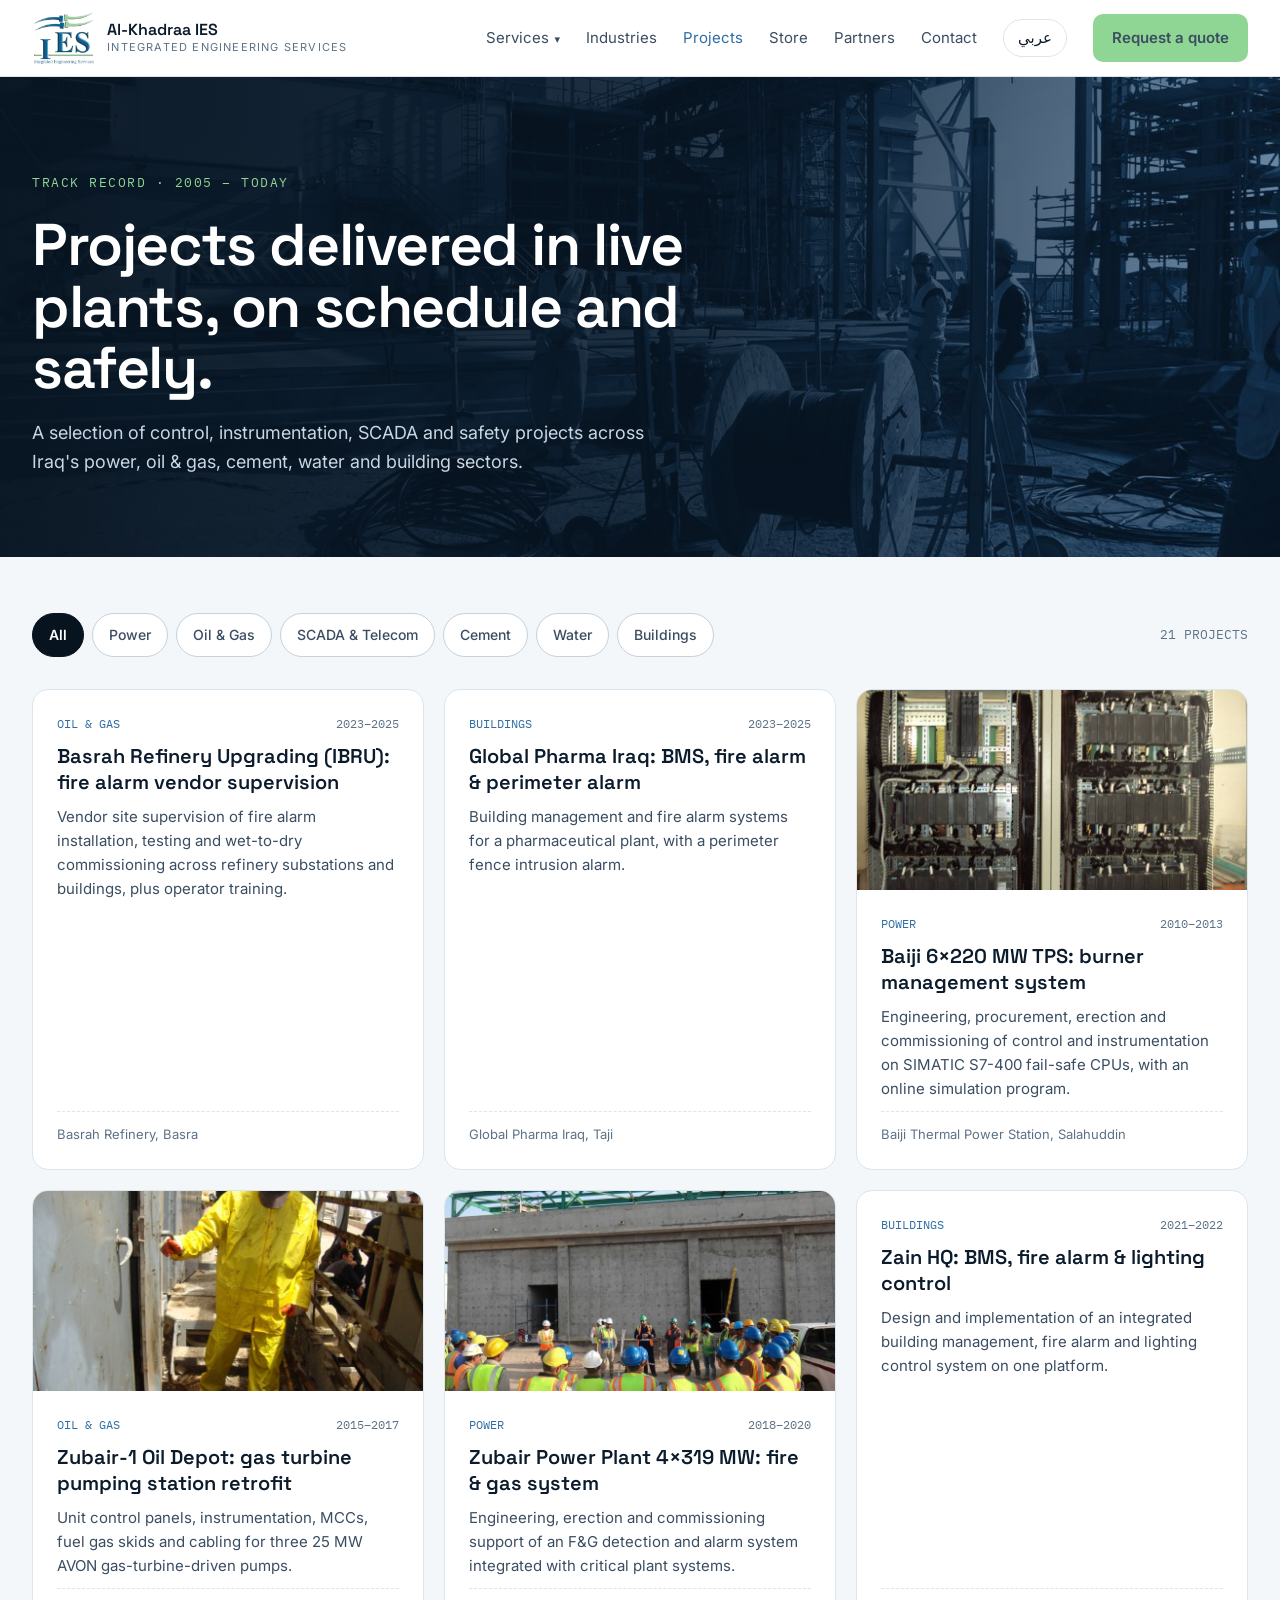
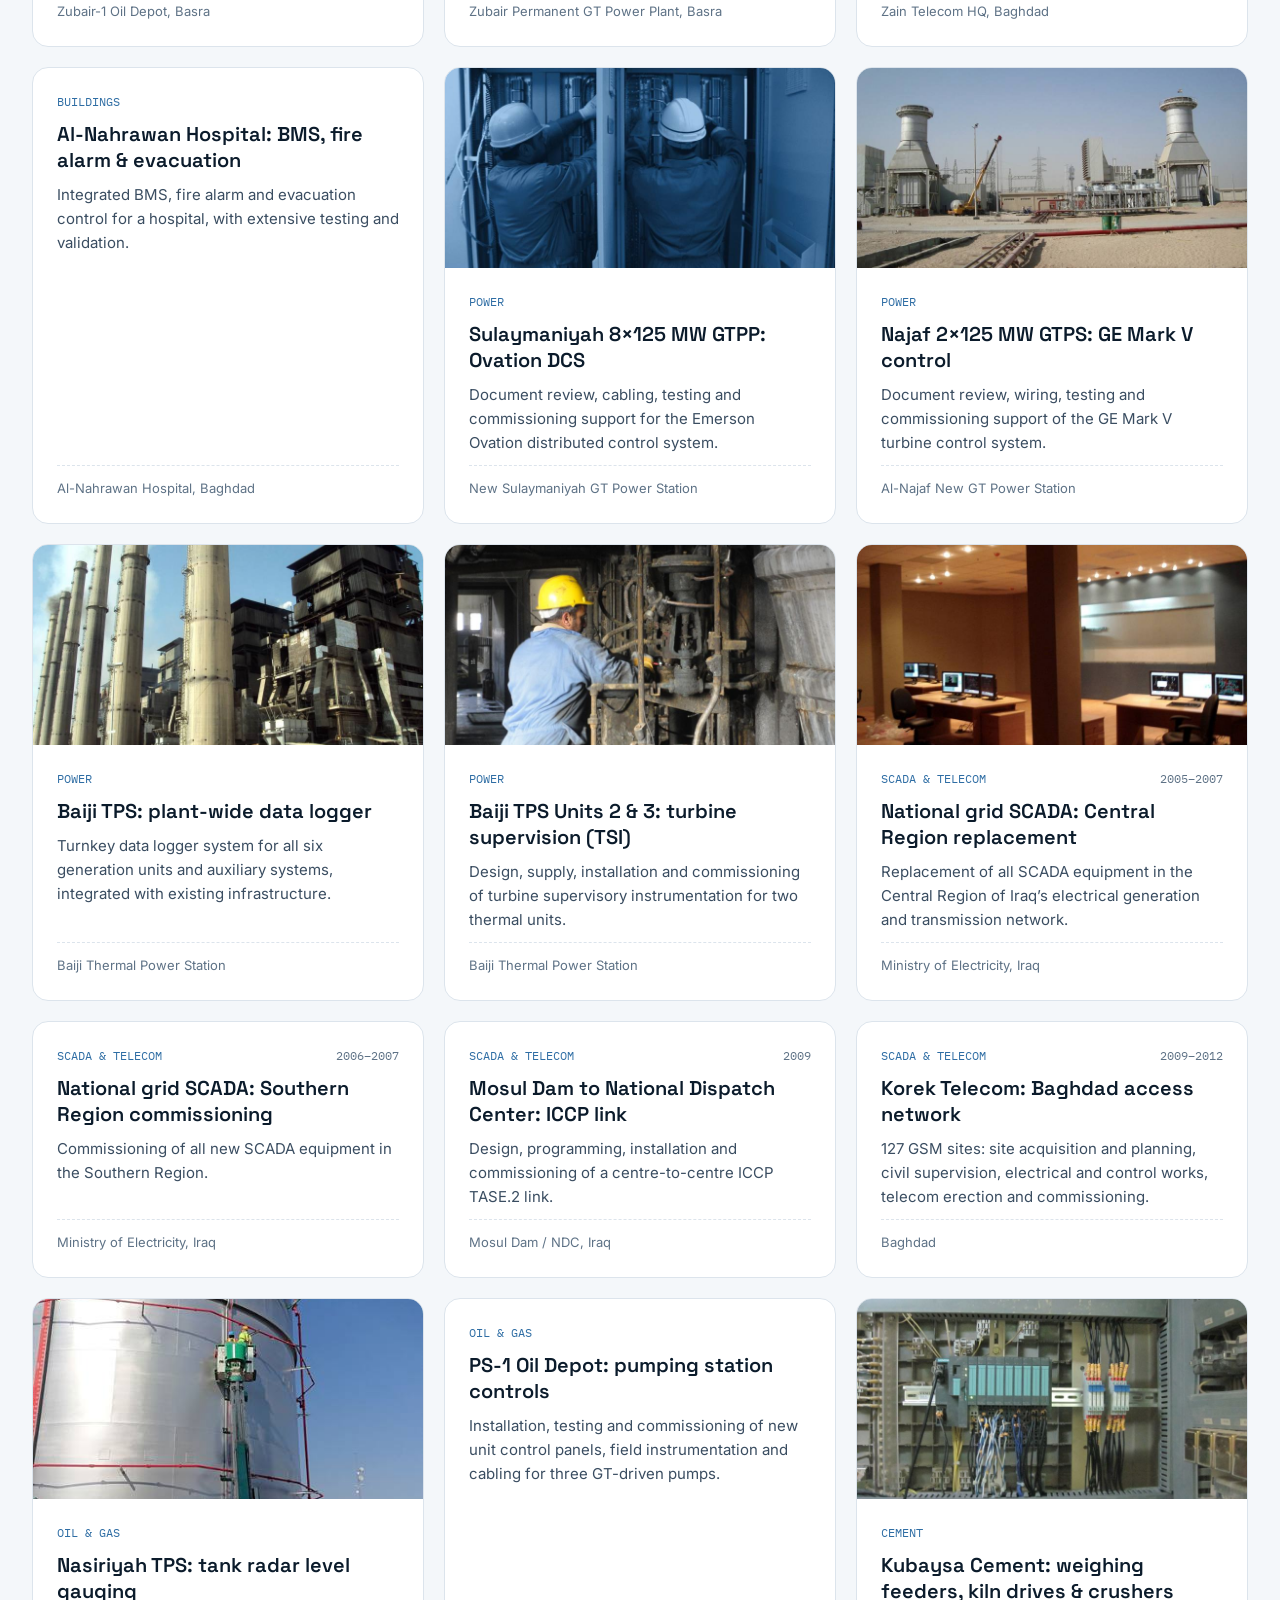
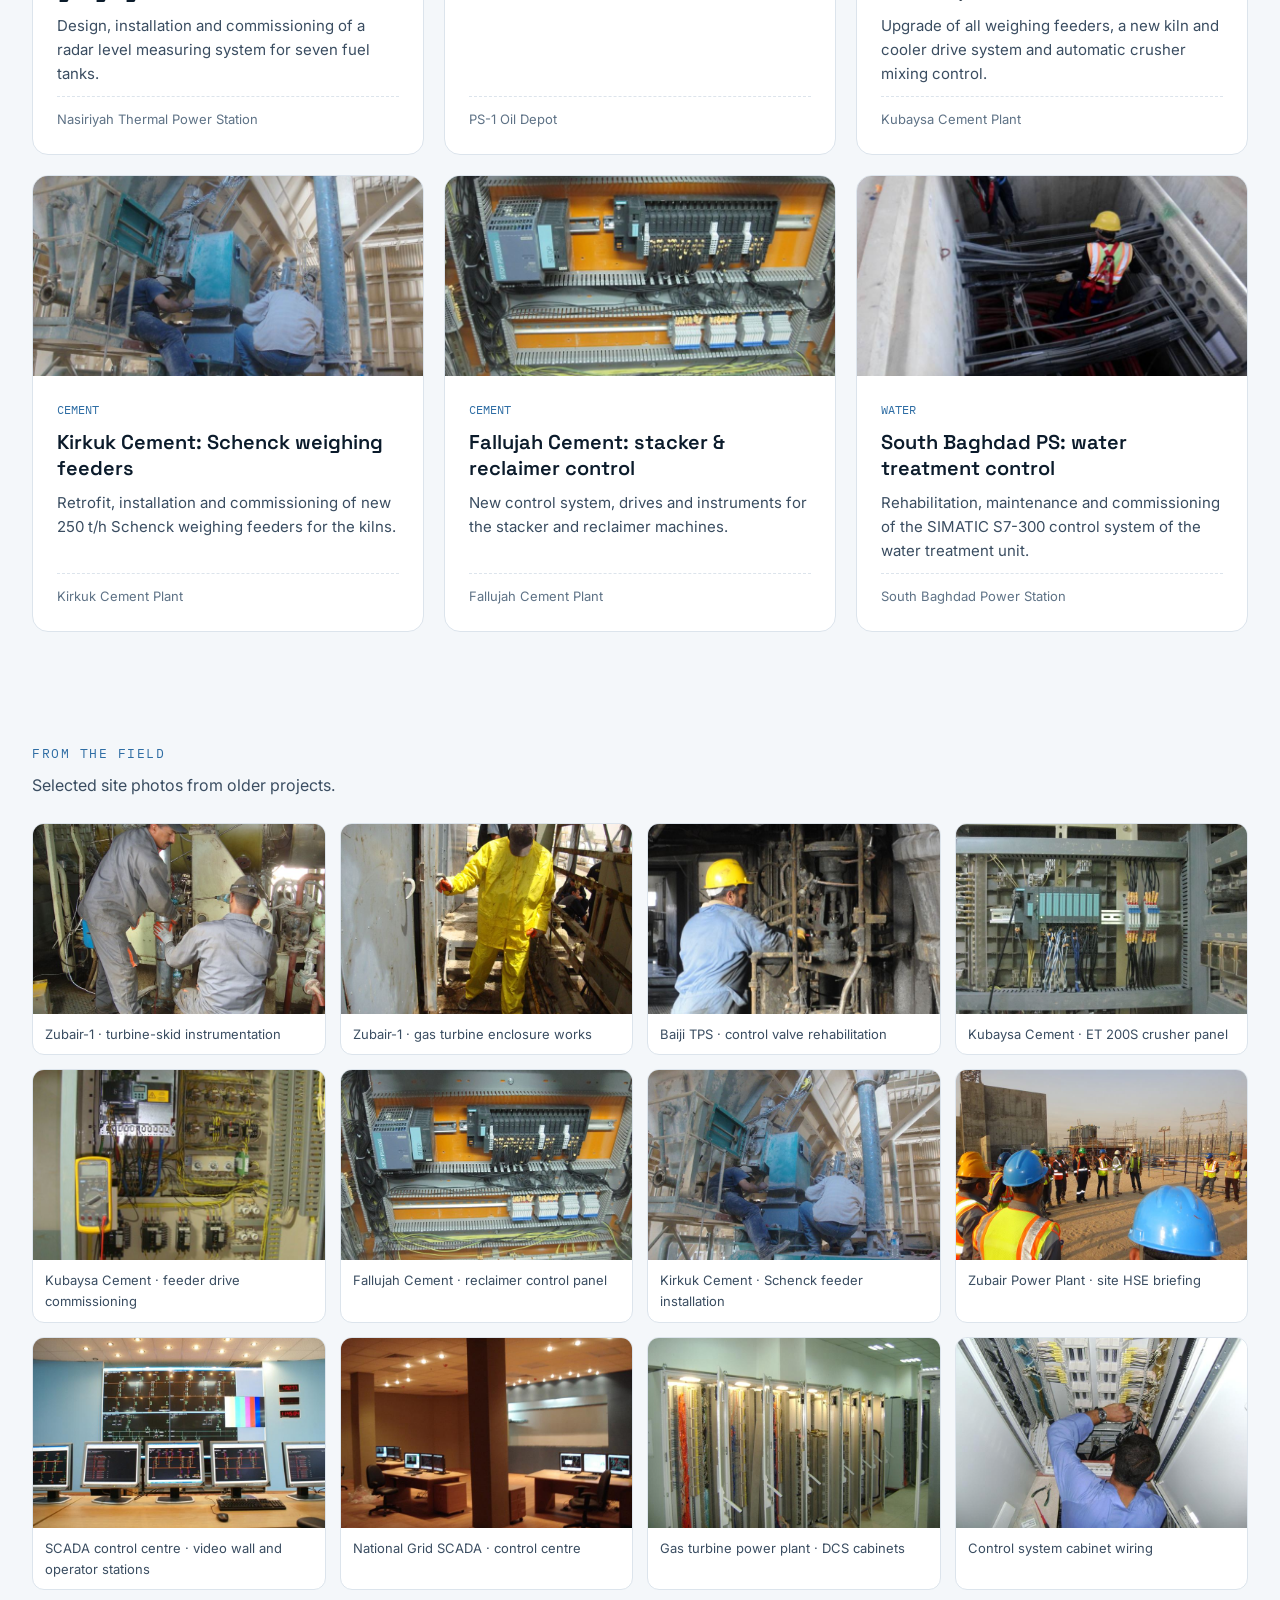
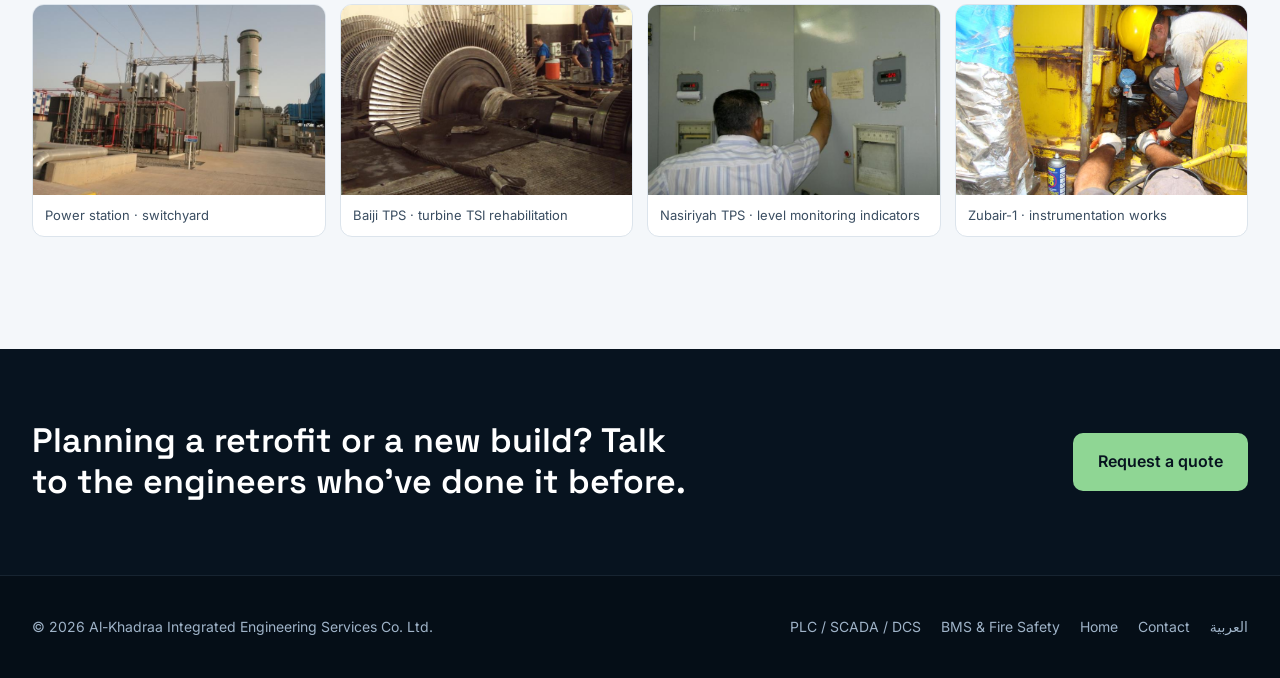
<file: projects.html>
<!doctype html>
<html lang="en" dir="ltr">
<head>
<meta charset="utf-8">
<meta name="viewport" content="width=device-width, initial-scale=1">
<meta name="ies-site-id" content="IES-26-001-WEB-R7">
<meta name="ies-site-release" content="2026-11-27">
<meta name="robots" content="noindex, nofollow">
<meta name="ies-site-status" content="Test">
<link rel="canonical" href="https://al-khadraa.ai/projects.html">
<link rel="alternate" hreflang="en" href="https://al-khadraa.ai/projects.html">
<link rel="alternate" hreflang="ar" href="https://al-khadraa.ai/ar/projects.html">
<link rel="alternate" hreflang="x-default" href="https://al-khadraa.ai/projects.html">
<title>Projects | Al-Khadraa IES, Iraq</title>
<meta name="description" content="Al-Khadraa IES projects in Iraq: Baiji, Zubair, Najaf and Sulaymaniyah power plants, Basrah Refinery, cement plants, grid SCADA and hospital BMS.">
<link rel="icon" href="favicon.ico">
<link rel="icon" type="image/png" href="assets/img/favicon.png">
<link rel="preconnect" href="https://fonts.googleapis.com">
<link rel="preconnect" href="https://fonts.gstatic.com" crossorigin>
<link href="https://fonts.googleapis.com/css2?family=Space+Grotesk:wght@500;600;700&amp;family=Inter:wght@400;500;600&amp;family=IBM+Plex+Mono:wght@400;500&amp;display=swap" rel="stylesheet">
<link rel="stylesheet" href="assets/css/style.css?v=r7">
<meta property="og:type" content="website">
<meta property="og:site_name" content="Al-Khadraa IES">
<meta property="og:title" content="Projects | Al-Khadraa IES, Iraq">
<meta property="og:description" content="Al-Khadraa IES projects in Iraq: Baiji, Zubair, Najaf and Sulaymaniyah power plants, Basrah Refinery, cement plants, grid SCADA and hospital BMS.">
<meta property="og:url" content="https://al-khadraa.ai/projects.html">
<meta property="og:image" content="https://al-khadraa.com/assets/img/og.jpg">
<meta property="og:locale" content="en_US">
<meta property="og:locale:alternate" content="ar_IQ">
<meta name="twitter:card" content="summary_large_image">
<script type="application/ld+json">{"@context": "https://schema.org", "@type": "ProfessionalService", "@id": "https://al-khadraa.com/#org", "name": "Al-Khadraa Integrated Engineering Services Co. Ltd.", "alternateName": ["Al-Khadraa IES", "IES", "الخضراء للخدمات الهندسية المتكاملة"], "url": "https://al-khadraa.com/", "logo": "https://al-khadraa.com/assets/img/logo-color.png", "image": "https://al-khadraa.com/assets/img/og.jpg", "foundingDate": "2005", "email": "info@ies-iraq.com", "telephone": "+964 790 343 5616", "areaServed": ["IQ", "Middle East"], "address": {"@type": "PostalAddress", "addressLocality": "Al-Yarmouk, Baghdad", "addressCountry": "IQ"}, "department": [{"@type": "ProfessionalService", "name": "Al-Khadraa IES Basra Branch", "address": {"@type": "PostalAddress", "streetAddress": "Al Saady Street", "addressLocality": "Basra", "addressCountry": "IQ"}}], "knowsAbout": ["Industrial automation", "PLC", "SCADA", "DCS", "Siemens SIMATIC", "Instrumentation", "Fire and gas systems", "Building management systems", "Fire alarm systems", "KNX"], "openingHours": "Sa-Th 08:00-16:00"}</script>
<script type="application/ld+json">{"@context": "https://schema.org", "@type": "CollectionPage", "url": "https://al-khadraa.ai/projects.html", "name": "Projects | Al-Khadraa IES, Iraq", "inLanguage": "en", "description": "Al-Khadraa IES projects in Iraq: Baiji, Zubair, Najaf and Sulaymaniyah power plants, Basrah Refinery, cement plants, grid SCADA and hospital BMS.", "publisher": {"@id": "https://al-khadraa.com/#org"}}</script>
</head>
<body>
<a class="skip" href="#main">Skip to content</a>
<header class="hdr">
<div class="wrap">
<a class="brand" href="index.html" aria-label="Al-Khadraa IES home">
<img src="assets/img/logo-color.png" alt="IES logo" width="63" height="52">
<span><b>Al-Khadraa IES</b><small>Integrated Engineering Services</small></span>
</a>
<button class="menu-btn" type="button" aria-label="Menu" aria-expanded="false" aria-controls="nav"><svg width="20" height="20" viewBox="0 0 24 24" fill="none" stroke="currentColor" stroke-width="2" stroke-linecap="round" aria-hidden="true"><path d="M4 7h16M4 12h16M4 17h16"/></svg></button>
<nav class="nav" id="nav" aria-label="Main">
<div class="dd"><a class="dd-t" href="index.html#capabilities" aria-haspopup="true">Services <span aria-hidden="true">▾</span></a><div class="dd-m"><a href="plc-scada-automation.html">PLC / SCADA / DCS</a><a href="bms-fire-safety.html">BMS &amp; Fire Safety</a><a href="index.html#capabilities">All capabilities</a></div></div>
<a href="index.html#industries">Industries</a>
<a href="projects.html" aria-current="page">Projects</a>
<a href="store/">Store</a>
<a href="index.html#partners">Partners</a>
<a href="index.html#contact">Contact</a>
<a class="lang" href="ar/projects.html" lang="ar" hreflang="ar">عربي</a>
<a class="btn btn-g" href="index.html#contact">Request a quote</a>
</nav>
</div>
</header>
<main id="main">
<section class="phero dark">
<div class="wrap">
<div class="eyebrow">Track record · 2005 – today</div>
<h1>Projects delivered in live plants, on schedule and safely.</h1>
<p>A selection of control, instrumentation, SCADA and safety projects across Iraq's power, oil &amp; gas, cement, water and building sectors.</p>
</div>
</section>
<section class="sec" style="padding-top:56px">
<div class="wrap">
<div class="filters">
<div class="fbtns" role="group" aria-label="Filter by sector"><button class="fbtn" type="button" data-f="all" aria-pressed="false">All</button><button class="fbtn" type="button" data-f="pw" aria-pressed="false">Power</button><button class="fbtn" type="button" data-f="og" aria-pressed="false">Oil &amp; Gas</button><button class="fbtn" type="button" data-f="sc" aria-pressed="false">SCADA &amp; Telecom</button><button class="fbtn" type="button" data-f="cm" aria-pressed="false">Cement</button><button class="fbtn" type="button" data-f="wt" aria-pressed="false">Water</button><button class="fbtn" type="button" data-f="bd" aria-pressed="false">Buildings</button></div>
<div class="count" aria-live="polite" data-tpl="{n} PROJECTS"></div>
</div>
<div class="list">
<article class="pc" data-sector="og"><div class="in"><div class="top"><span>OIL &amp; GAS</span><span>2023–2025</span></div><h2>Basrah Refinery Upgrading (IBRU): fire alarm vendor supervision</h2><p>Vendor site supervision of fire alarm installation, testing and wet-to-dry commissioning across refinery substations and buildings, plus operator training.</p><div class="loc">Basrah Refinery, Basra</div></div></article>
<article class="pc" data-sector="bd"><div class="in"><div class="top"><span>BUILDINGS</span><span>2023–2025</span></div><h2>Global Pharma Iraq: BMS, fire alarm &amp; perimeter alarm</h2><p>Building management and fire alarm systems for a pharmaceutical plant, with a perimeter fence intrusion alarm.</p><div class="loc">Global Pharma Iraq, Taji</div></div></article>
<article class="pc" data-sector="pw"><img src="assets/img/cabinet-sm.jpg" alt="Baiji 6×220 MW TPS: burner management system" loading="lazy"><div class="in"><div class="top"><span>POWER</span><span>2010–2013</span></div><h2>Baiji 6×220 MW TPS: burner management system</h2><p>Engineering, procurement, erection and commissioning of control and instrumentation on SIMATIC S7-400 fail-safe CPUs, with an online simulation program.</p><div class="loc">Baiji Thermal Power Station, Salahuddin</div></div></article>
<article class="pc" data-sector="og"><img src="assets/img/zub1-encl-sm.jpg" alt="Zubair-1 Oil Depot: gas turbine pumping station retrofit" loading="lazy"><div class="in"><div class="top"><span>OIL &amp; GAS</span><span>2015–2017</span></div><h2>Zubair-1 Oil Depot: gas turbine pumping station retrofit</h2><p>Unit control panels, instrumentation, MCCs, fuel gas skids and cabling for three 25 MW AVON gas-turbine-driven pumps.</p><div class="loc">Zubair-1 Oil Depot, Basra</div></div></article>
<article class="pc" data-sector="pw"><img src="assets/img/zppg-sm.jpg" alt="Zubair Power Plant 4×319 MW: fire &amp; gas system" loading="lazy"><div class="in"><div class="top"><span>POWER</span><span>2018–2020</span></div><h2>Zubair Power Plant 4×319 MW: fire &amp; gas system</h2><p>Engineering, erection and commissioning support of an F&amp;G detection and alarm system integrated with critical plant systems.</p><div class="loc">Zubair Permanent GT Power Plant, Basra</div></div></article>
<article class="pc" data-sector="bd"><div class="in"><div class="top"><span>BUILDINGS</span><span>2021–2022</span></div><h2>Zain HQ: BMS, fire alarm &amp; lighting control</h2><p>Design and implementation of an integrated building management, fire alarm and lighting control system on one platform.</p><div class="loc">Zain Telecom HQ, Baghdad</div></div></article>
<article class="pc" data-sector="bd"><div class="in"><div class="top"><span>BUILDINGS</span><span></span></div><h2>Al-Nahrawan Hospital: BMS, fire alarm &amp; evacuation</h2><p>Integrated BMS, fire alarm and evacuation control for a hospital, with extensive testing and validation.</p><div class="loc">Al-Nahrawan Hospital, Baghdad</div></div></article>
<article class="pc" data-sector="pw"><img src="assets/img/panel-duo-sm.jpg" alt="Sulaymaniyah 8×125 MW GTPP: Ovation DCS" loading="lazy"><div class="in"><div class="top"><span>POWER</span><span></span></div><h2>Sulaymaniyah 8×125 MW GTPP: Ovation DCS</h2><p>Document review, cabling, testing and commissioning support for the Emerson Ovation distributed control system.</p><div class="loc">New Sulaymaniyah GT Power Station</div></div></article>
<article class="pc" data-sector="pw"><img src="assets/img/najaf-sm.jpg" alt="Najaf 2×125 MW GTPS: GE Mark V control" loading="lazy"><div class="in"><div class="top"><span>POWER</span><span></span></div><h2>Najaf 2×125 MW GTPS: GE Mark V control</h2><p>Document review, wiring, testing and commissioning support of the GE Mark V turbine control system.</p><div class="loc">Al-Najaf New GT Power Station</div></div></article>
<article class="pc" data-sector="pw"><img src="assets/img/baiji-sm.jpg" alt="Baiji TPS: plant-wide data logger" loading="lazy"><div class="in"><div class="top"><span>POWER</span><span></span></div><h2>Baiji TPS: plant-wide data logger</h2><p>Turnkey data logger system for all six generation units and auxiliary systems, integrated with existing infrastructure.</p><div class="loc">Baiji Thermal Power Station</div></div></article>
<article class="pc" data-sector="pw"><img src="assets/img/baiji-valve-sm.jpg" alt="Baiji TPS Units 2 &amp; 3: turbine supervision (TSI)" loading="lazy"><div class="in"><div class="top"><span>POWER</span><span></span></div><h2>Baiji TPS Units 2 &amp; 3: turbine supervision (TSI)</h2><p>Design, supply, installation and commissioning of turbine supervisory instrumentation for two thermal units.</p><div class="loc">Baiji Thermal Power Station</div></div></article>
<article class="pc" data-sector="sc"><img src="assets/img/control-sm.jpg" alt="National grid SCADA: Central Region replacement" loading="lazy"><div class="in"><div class="top"><span>SCADA &amp; TELECOM</span><span>2005–2007</span></div><h2>National grid SCADA: Central Region replacement</h2><p>Replacement of all SCADA equipment in the Central Region of Iraq’s electrical generation and transmission network.</p><div class="loc">Ministry of Electricity, Iraq</div></div></article>
<article class="pc" data-sector="sc"><div class="in"><div class="top"><span>SCADA &amp; TELECOM</span><span>2006–2007</span></div><h2>National grid SCADA: Southern Region commissioning</h2><p>Commissioning of all new SCADA equipment in the Southern Region.</p><div class="loc">Ministry of Electricity, Iraq</div></div></article>
<article class="pc" data-sector="sc"><div class="in"><div class="top"><span>SCADA &amp; TELECOM</span><span>2009</span></div><h2>Mosul Dam to National Dispatch Center: ICCP link</h2><p>Design, programming, installation and commissioning of a centre-to-centre ICCP TASE.2 link.</p><div class="loc">Mosul Dam / NDC, Iraq</div></div></article>
<article class="pc" data-sector="sc"><div class="in"><div class="top"><span>SCADA &amp; TELECOM</span><span>2009–2012</span></div><h2>Korek Telecom: Baghdad access network</h2><p>127 GSM sites: site acquisition and planning, civil supervision, electrical and control works, telecom erection and commissioning.</p><div class="loc">Baghdad</div></div></article>
<article class="pc" data-sector="og"><img src="assets/img/tank-sm.jpg" alt="Nasiriyah TPS: tank radar level gauging" loading="lazy"><div class="in"><div class="top"><span>OIL &amp; GAS</span><span></span></div><h2>Nasiriyah TPS: tank radar level gauging</h2><p>Design, installation and commissioning of a radar level measuring system for seven fuel tanks.</p><div class="loc">Nasiriyah Thermal Power Station</div></div></article>
<article class="pc" data-sector="og"><div class="in"><div class="top"><span>OIL &amp; GAS</span><span></span></div><h2>PS-1 Oil Depot: pumping station controls</h2><p>Installation, testing and commissioning of new unit control panels, field instrumentation and cabling for three GT-driven pumps.</p><div class="loc">PS-1 Oil Depot</div></div></article>
<article class="pc" data-sector="cm"><img src="assets/img/kub-crusher-sm.jpg" alt="Kubaysa Cement: weighing feeders, kiln drives &amp; crushers" loading="lazy"><div class="in"><div class="top"><span>CEMENT</span><span></span></div><h2>Kubaysa Cement: weighing feeders, kiln drives &amp; crushers</h2><p>Upgrade of all weighing feeders, a new kiln and cooler drive system and automatic crusher mixing control.</p><div class="loc">Kubaysa Cement Plant</div></div></article>
<article class="pc" data-sector="cm"><img src="assets/img/kirk-schenck-sm.jpg" alt="Kirkuk Cement: Schenck weighing feeders" loading="lazy"><div class="in"><div class="top"><span>CEMENT</span><span></span></div><h2>Kirkuk Cement: Schenck weighing feeders</h2><p>Retrofit, installation and commissioning of new 250 t/h Schenck weighing feeders for the kilns.</p><div class="loc">Kirkuk Cement Plant</div></div></article>
<article class="pc" data-sector="cm"><img src="assets/img/fal-reclaim-sm.jpg" alt="Fallujah Cement: stacker &amp; reclaimer control" loading="lazy"><div class="in"><div class="top"><span>CEMENT</span><span></span></div><h2>Fallujah Cement: stacker &amp; reclaimer control</h2><p>New control system, drives and instruments for the stacker and reclaimer machines.</p><div class="loc">Fallujah Cement Plant</div></div></article>
<article class="pc" data-sector="wt"><img src="assets/img/cables-sm.jpg" alt="South Baghdad PS: water treatment control" loading="lazy"><div class="in"><div class="top"><span>WATER</span><span></span></div><h2>South Baghdad PS: water treatment control</h2><p>Rehabilitation, maintenance and commissioning of the SIMATIC S7-300 control system of the water treatment unit.</p><div class="loc">South Baghdad Power Station</div></div></article>
</div>
</div>
</section>
<section class="sec gal-sec"><div class="wrap"><div class="eyebrow">From the field</div><p class="gal-lead">Selected site photos from older projects.</p><div class="gal"><figure><img src="assets/img/zub1-inst-sm.jpg" alt="Zubair-1 · turbine-skid instrumentation" loading="lazy"><figcaption>Zubair-1 · turbine-skid instrumentation</figcaption></figure><figure><img src="assets/img/zub1-encl-sm.jpg" alt="Zubair-1 · gas turbine enclosure works" loading="lazy"><figcaption>Zubair-1 · gas turbine enclosure works</figcaption></figure><figure><img src="assets/img/baiji-valve-sm.jpg" alt="Baiji TPS · control valve rehabilitation" loading="lazy"><figcaption>Baiji TPS · control valve rehabilitation</figcaption></figure><figure><img src="assets/img/kub-crusher-sm.jpg" alt="Kubaysa Cement · ET 200S crusher panel" loading="lazy"><figcaption>Kubaysa Cement · ET 200S crusher panel</figcaption></figure><figure><img src="assets/img/kub-drive-sm.jpg" alt="Kubaysa Cement · feeder drive commissioning" loading="lazy"><figcaption>Kubaysa Cement · feeder drive commissioning</figcaption></figure><figure><img src="assets/img/fal-reclaim-sm.jpg" alt="Fallujah Cement · reclaimer control panel" loading="lazy"><figcaption>Fallujah Cement · reclaimer control panel</figcaption></figure><figure><img src="assets/img/kirk-schenck-sm.jpg" alt="Kirkuk Cement · Schenck feeder installation" loading="lazy"><figcaption>Kirkuk Cement · Schenck feeder installation</figcaption></figure><figure><img src="assets/img/zppg-toolbox-sm.jpg" alt="Zubair Power Plant · site HSE briefing" loading="lazy"><figcaption>Zubair Power Plant · site HSE briefing</figcaption></figure><figure><img src="assets/img/scada-room-sm.jpg" alt="SCADA control centre · video wall and operator stations" loading="lazy"><figcaption>SCADA control centre · video wall and operator stations</figcaption></figure><figure><img src="assets/img/grid-scada-sm.jpg" alt="National Grid SCADA · control centre" loading="lazy"><figcaption>National Grid SCADA · control centre</figcaption></figure><figure><img src="assets/img/gt-dcs-sm.jpg" alt="Gas turbine power plant · DCS cabinets" loading="lazy"><figcaption>Gas turbine power plant · DCS cabinets</figcaption></figure><figure><img src="assets/img/rack-wiring-sm.jpg" alt="Control system cabinet wiring" loading="lazy"><figcaption>Control system cabinet wiring</figcaption></figure><figure><img src="assets/img/switchyard-sm.jpg" alt="Power station · switchyard" loading="lazy"><figcaption>Power station · switchyard</figcaption></figure><figure><img src="assets/img/baiji-turbine-sm.jpg" alt="Baiji TPS · turbine TSI rehabilitation" loading="lazy"><figcaption>Baiji TPS · turbine TSI rehabilitation</figcaption></figure><figure><img src="assets/img/nas-level-sm.jpg" alt="Nasiriyah TPS · level monitoring indicators" loading="lazy"><figcaption>Nasiriyah TPS · level monitoring indicators</figcaption></figure><figure><img src="assets/img/zub1-works-sm.jpg" alt="Zubair-1 · instrumentation works" loading="lazy"><figcaption>Zubair-1 · instrumentation works</figcaption></figure></div></div></section>
<section class="dark cta-band">
<div class="wrap">
<h2>Planning a retrofit or a new build? Talk to the engineers who've done it before.</h2>
<a class="btn btn-g" href="index.html#contact">Request a quote</a>
</div>
</section>
</main>
<footer class="ftr">
<div class="wrap">
<span>© <span class="yr">2026</span> Al-Khadraa Integrated Engineering Services Co. Ltd.</span>
<nav aria-label="Footer"><a href="plc-scada-automation.html">PLC / SCADA / DCS</a><a href="bms-fire-safety.html">BMS &amp; Fire Safety</a><a href="index.html">Home</a><a href="index.html#contact">Contact</a><a href="ar/projects.html" lang="ar">العربية</a></nav>
</div>
</footer>
<script src="assets/js/main.js?v=r7"></script>
</body>
</html>
</file>
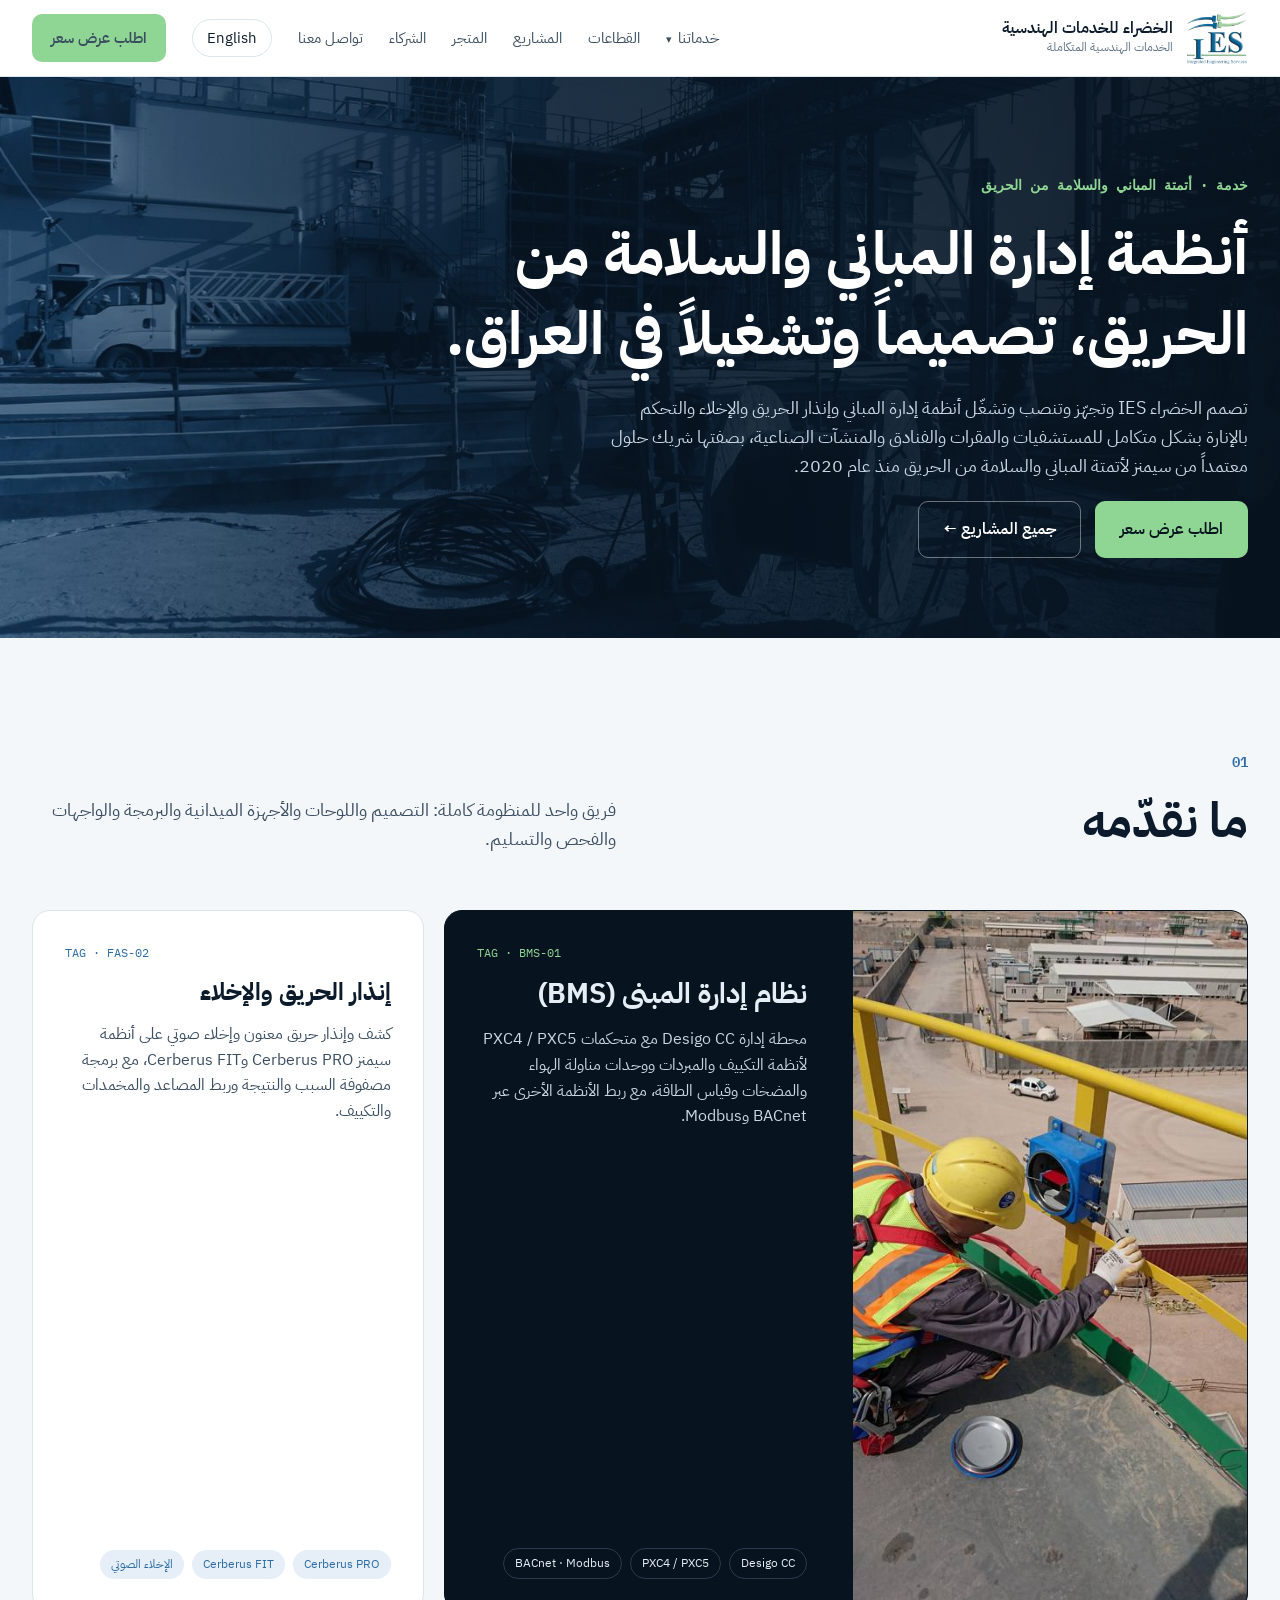
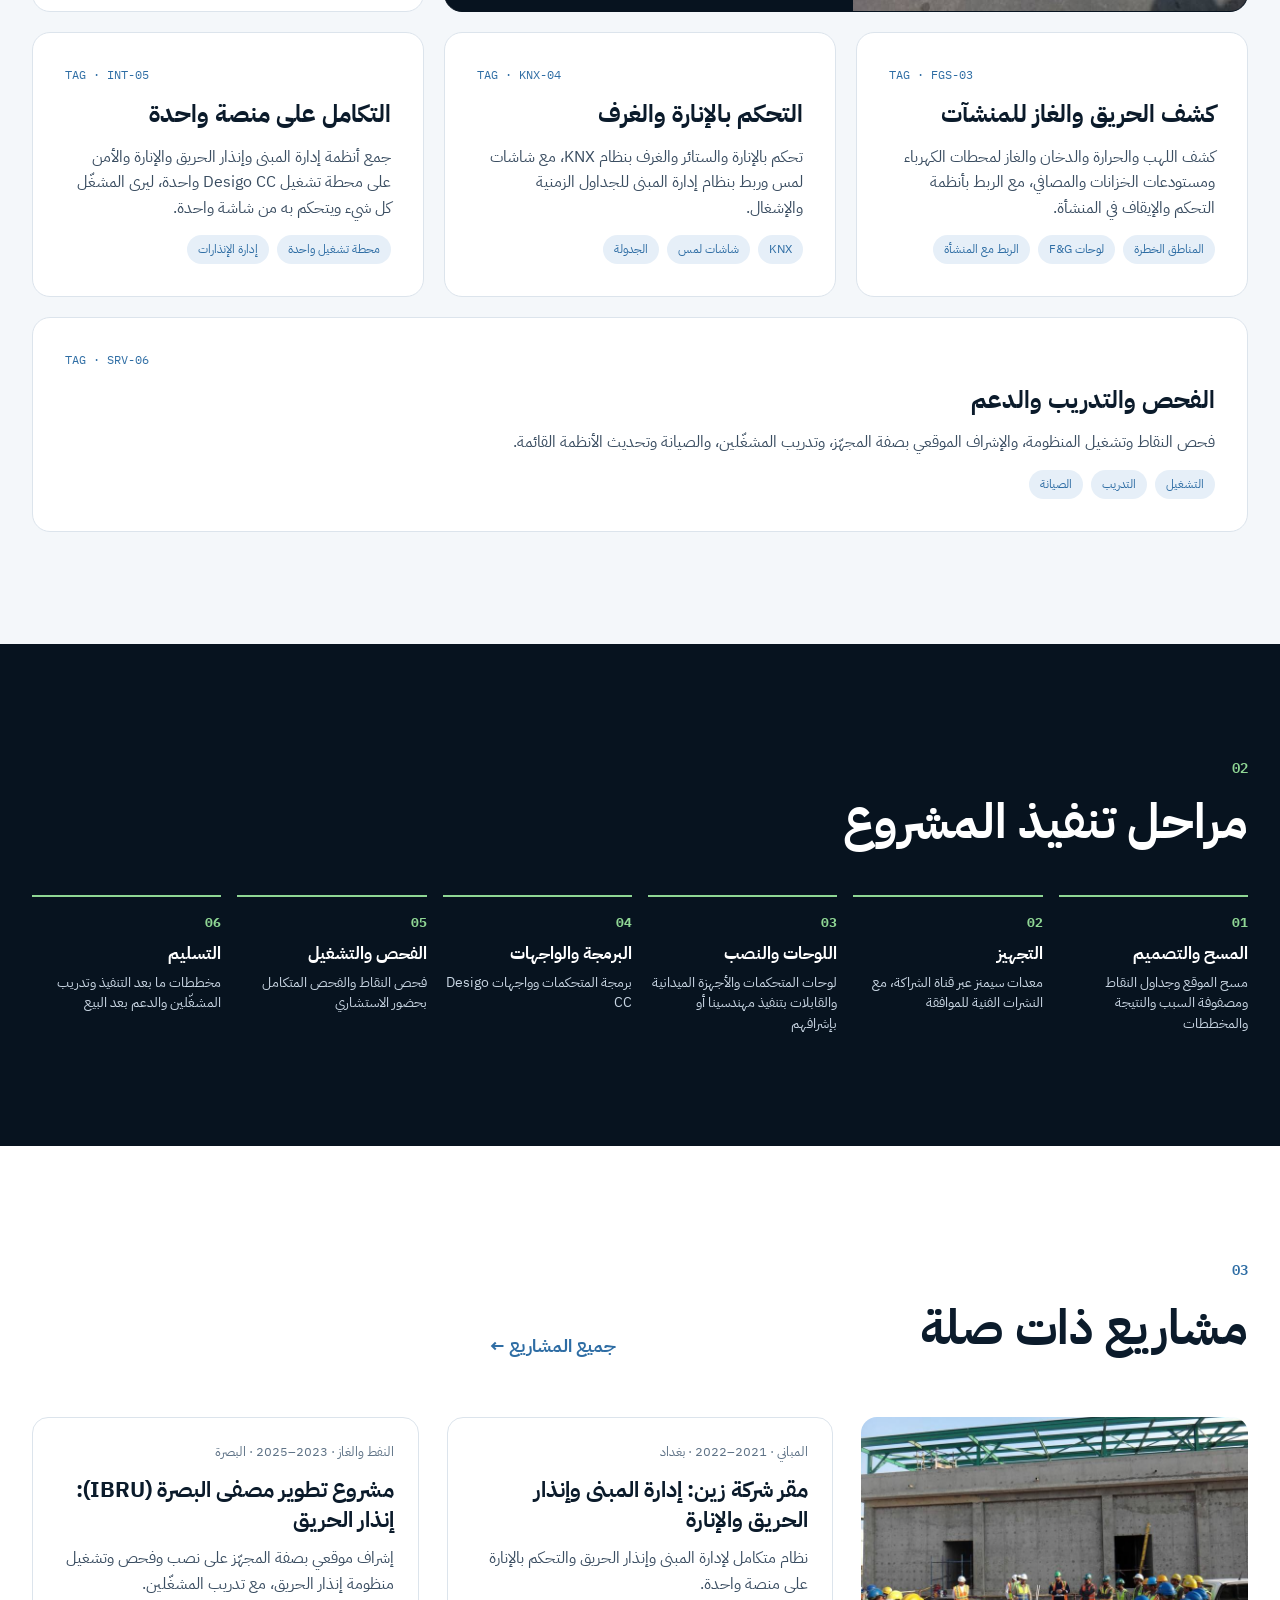
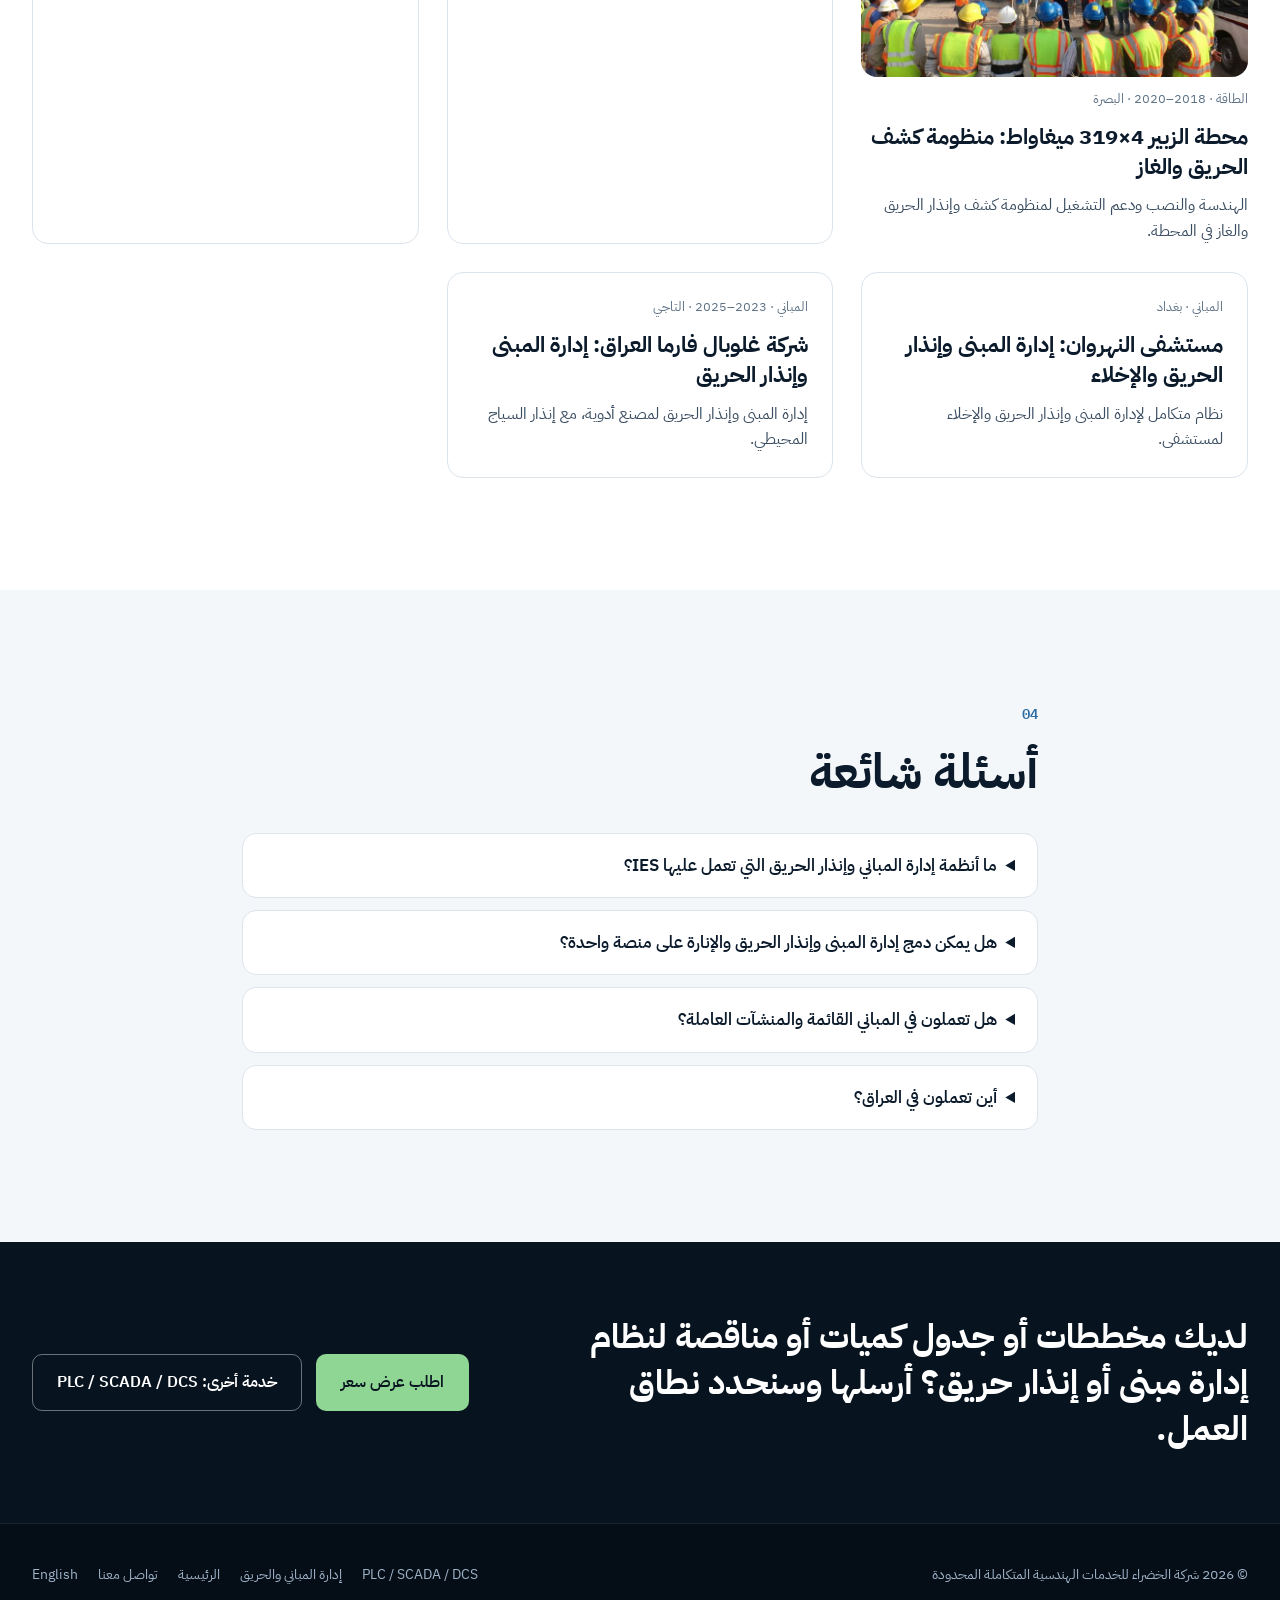
<file: ar/bms-fire-safety.html>
<!doctype html>
<html lang="ar" dir="rtl">
<head>
<meta charset="utf-8">
<meta name="viewport" content="width=device-width, initial-scale=1">
<meta name="ies-site-id" content="IES-26-001-WEB-R7">
<meta name="ies-site-release" content="2026-11-27">
<meta name="robots" content="noindex, nofollow">
<meta name="ies-site-status" content="Test">
<link rel="canonical" href="https://al-khadraa.ai/ar/bms-fire-safety.html">
<link rel="alternate" hreflang="en" href="https://al-khadraa.ai/bms-fire-safety.html">
<link rel="alternate" hreflang="ar" href="https://al-khadraa.ai/ar/bms-fire-safety.html">
<link rel="alternate" hreflang="x-default" href="https://al-khadraa.ai/bms-fire-safety.html">
<title>أنظمة إدارة المباني وإنذار الحريق في العراق | الخضراء IES</title>
<meta name="description" content="أنظمة إدارة المباني Desigo CC وإنذار الحريق Cerberus PRO وكشف الحريق والغاز والتحكم بالإنارة KNX للمستشفيات والمباني والمحطات في العراق، من التصميم حتى التشغيل.">
<link rel="icon" href="../favicon.ico">
<link rel="icon" type="image/png" href="../assets/img/favicon.png">
<link rel="preconnect" href="https://fonts.googleapis.com">
<link rel="preconnect" href="https://fonts.gstatic.com" crossorigin>
<link href="https://fonts.googleapis.com/css2?family=IBM+Plex+Sans+Arabic:wght@400;500;600;700&amp;family=IBM+Plex+Mono:wght@400;500&amp;display=swap" rel="stylesheet">
<link rel="stylesheet" href="../assets/css/style.css?v=r7">
<meta property="og:type" content="website">
<meta property="og:site_name" content="Al-Khadraa IES">
<meta property="og:title" content="أنظمة إدارة المباني وإنذار الحريق في العراق | الخضراء IES">
<meta property="og:description" content="أنظمة إدارة المباني Desigo CC وإنذار الحريق Cerberus PRO وكشف الحريق والغاز والتحكم بالإنارة KNX للمستشفيات والمباني والمحطات في العراق، من التصميم حتى التشغيل.">
<meta property="og:url" content="https://al-khadraa.ai/ar/bms-fire-safety.html">
<meta property="og:image" content="https://al-khadraa.com/assets/img/og.jpg">
<meta property="og:locale" content="ar_IQ">
<meta property="og:locale:alternate" content="en_US">
<meta name="twitter:card" content="summary_large_image">
<script type="application/ld+json">{"@context": "https://schema.org", "@type": "ProfessionalService", "@id": "https://al-khadraa.com/#org", "name": "Al-Khadraa Integrated Engineering Services Co. Ltd.", "alternateName": ["Al-Khadraa IES", "IES", "الخضراء للخدمات الهندسية المتكاملة"], "url": "https://al-khadraa.com/", "logo": "https://al-khadraa.com/assets/img/logo-color.png", "image": "https://al-khadraa.com/assets/img/og.jpg", "foundingDate": "2005", "email": "info@ies-iraq.com", "telephone": "+964 790 343 5616", "areaServed": ["IQ", "Middle East"], "address": {"@type": "PostalAddress", "addressLocality": "Al-Yarmouk, Baghdad", "addressCountry": "IQ"}, "department": [{"@type": "ProfessionalService", "name": "Al-Khadraa IES Basra Branch", "address": {"@type": "PostalAddress", "streetAddress": "Al Saady Street", "addressLocality": "Basra", "addressCountry": "IQ"}}], "knowsAbout": ["Industrial automation", "PLC", "SCADA", "DCS", "Siemens SIMATIC", "Instrumentation", "Fire and gas systems", "Building management systems", "Fire alarm systems", "KNX"], "openingHours": "Sa-Th 08:00-16:00"}</script>
<script type="application/ld+json">{"@context": "https://schema.org", "@type": "Service", "name": "أنظمة إدارة المباني والسلامة من الحريق، تصميماً وتشغيلاً في العراق.", "serviceType": "BMS & Fire Safety", "url": "https://al-khadraa.ai/ar/bms-fire-safety.html", "inLanguage": "ar", "description": "أنظمة إدارة المباني Desigo CC وإنذار الحريق Cerberus PRO وكشف الحريق والغاز والتحكم بالإنارة KNX للمستشفيات والمباني والمحطات في العراق، من التصميم حتى التشغيل.", "provider": {"@id": "https://al-khadraa.com/#org"}, "areaServed": {"@type": "Country", "name": "Iraq"}}</script>
<script type="application/ld+json">{"@context": "https://schema.org", "@type": "FAQPage", "inLanguage": "ar", "mainEntity": [{"@type": "Question", "name": "ما أنظمة إدارة المباني وإنذار الحريق التي تعمل عليها IES؟", "acceptedAnswer": {"@type": "Answer", "text": "نهندس ونشغّل منتجات سيمنز للمباني: Desigo CC مع متحكمات PXC4 وPXC5 لإدارة المبنى، وCerberus PRO وCerberus FIT لكشف الحريق والإخلاء، وKNX للتحكم بالإنارة والغرف."}}, {"@type": "Question", "name": "هل يمكن دمج إدارة المبنى وإنذار الحريق والإنارة على منصة واحدة؟", "acceptedAnswer": {"@type": "Answer", "text": "نعم. يجمع Desigo CC أنظمة إدارة المبنى وإنذار الحريق والإنارة وغيرها على محطة تشغيل واحدة، كما نفّذنا في مقر شركة زين في بغداد."}}, {"@type": "Question", "name": "هل تعملون في المباني القائمة والمنشآت العاملة؟", "acceptedAnswer": {"@type": "Answer", "text": "نعم. نمسح المنظومات القائمة ونوسّعها أو نحدّثها، ونخطط للتحويل بحيث يبقى المبنى أو المنشأة محمياً أثناء العمل."}}, {"@type": "Question", "name": "أين تعملون في العراق؟", "acceptedAnswer": {"@type": "Answer", "text": "في جميع أنحاء العراق انطلاقاً من مكتبينا في بغداد والبصرة، ومنها المستشفيات والمباني الإدارية ومصانع الأدوية والمصافي ومحطات الكهرباء."}}]}</script>
</head>
<body>
<a class="skip" href="#main">انتقل إلى المحتوى</a>
<header class="hdr">
<div class="wrap">
<a class="brand" href="index.html" aria-label="الصفحة الرئيسية">
<img src="../assets/img/logo-color.png" alt="شعار IES" width="63" height="52">
<span><b>الخضراء للخدمات الهندسية</b><small>الخدمات الهندسية المتكاملة</small></span>
</a>
<button class="menu-btn" type="button" aria-label="القائمة" aria-expanded="false" aria-controls="nav"><svg width="20" height="20" viewBox="0 0 24 24" fill="none" stroke="currentColor" stroke-width="2" stroke-linecap="round" aria-hidden="true"><path d="M4 7h16M4 12h16M4 17h16"/></svg></button>
<nav class="nav" id="nav" aria-label="القائمة الرئيسية">
<div class="dd"><a class="dd-t" href="index.html#capabilities" aria-haspopup="true">خدماتنا <span aria-hidden="true">▾</span></a><div class="dd-m"><a href="plc-scada-automation.html">PLC / SCADA / DCS</a><a href="bms-fire-safety.html">إدارة المباني والحريق</a><a href="index.html#capabilities">جميع الخدمات</a></div></div>
<a href="index.html#industries">القطاعات</a>
<a href="projects.html">المشاريع</a>
<a href="store/">المتجر</a>
<a href="index.html#partners">الشركاء</a>
<a href="index.html#contact">تواصل معنا</a>
<a class="lang" href="../bms-fire-safety.html" lang="en" hreflang="en">English</a>
<a class="btn btn-g" href="index.html#contact">اطلب عرض سعر</a>
</nav>
</div>
</header>
<main id="main">
<section class="phero dark">
<div class="wrap">
<div class="eyebrow">خدمة · أتمتة المباني والسلامة من الحريق</div>
<h1>أنظمة إدارة المباني والسلامة من الحريق، تصميماً وتشغيلاً في العراق.</h1>
<p>تصمم الخضراء IES وتجهّز وتنصب وتشغّل أنظمة إدارة المباني وإنذار الحريق والإخلاء والتحكم بالإنارة بشكل متكامل للمستشفيات والمقرات والفنادق والمنشآت الصناعية، بصفتها شريك حلول معتمداً من سيمنز لأتمتة المباني والسلامة من الحريق منذ عام 2020.</p>
<div class="ctas"><a class="btn btn-g" href="index.html#contact">اطلب عرض سعر</a><a class="btn btn-o" href="projects.html">جميع المشاريع ←</a></div>
</div>
</section>
<section class="sec" aria-labelledby="what-h">
<div class="wrap">
<div class="sec-head rv"><div class="t"><div class="eyebrow">01</div><h2 id="what-h">ما نقدّمه</h2></div><p class="lead">فريق واحد للمنظومة كاملة: التصميم واللوحات والأجهزة الميدانية والبرمجة والواجهات والفحص والتسليم.</p></div>
<div class="bento svc">
<article class="card feature rv"><img src="../assets/img/detector-sm.jpg" alt="كاشف غاز منصوب على خزان وقود" loading="lazy" width="800" height="600"><div class="in"><div class="tag">TAG · BMS-01</div><h3>نظام إدارة المبنى (BMS)</h3><p>محطة إدارة Desigo CC مع متحكمات PXC4 / PXC5 لأنظمة التكييف والمبردات ووحدات مناولة الهواء والمضخات وقياس الطاقة، مع ربط الأنظمة الأخرى عبر BACnet وModbus.</p><div class="chips"><span>Desigo CC</span><span>PXC4 / PXC5</span><span>BACnet · Modbus</span></div></div></article>
<article class="card rv"><div class="tag">TAG · FAS-02</div><h3>إنذار الحريق والإخلاء</h3><p>كشف وإنذار حريق معنون وإخلاء صوتي على أنظمة سيمنز Cerberus PRO وCerberus FIT، مع برمجة مصفوفة السبب والنتيجة وربط المصاعد والمخمدات والتكييف.</p><div class="chips"><span>Cerberus PRO</span><span>Cerberus FIT</span><span>الإخلاء الصوتي</span></div></article>
<article class="card rv"><div class="tag">TAG · FGS-03</div><h3>كشف الحريق والغاز للمنشآت</h3><p>كشف اللهب والحرارة والدخان والغاز لمحطات الكهرباء ومستودعات الخزانات والمصافي، مع الربط بأنظمة التحكم والإيقاف في المنشأة.</p><div class="chips"><span>المناطق الخطرة</span><span>لوحات F&amp;G</span><span>الربط مع المنشأة</span></div></article>
<article class="card rv"><div class="tag">TAG · KNX-04</div><h3>التحكم بالإنارة والغرف</h3><p>تحكم بالإنارة والستائر والغرف بنظام KNX، مع شاشات لمس وربط بنظام إدارة المبنى للجداول الزمنية والإشغال.</p><div class="chips"><span>KNX</span><span>شاشات لمس</span><span>الجدولة</span></div></article>
<article class="card rv"><div class="tag">TAG · INT-05</div><h3>التكامل على منصة واحدة</h3><p>جمع أنظمة إدارة المبنى وإنذار الحريق والإنارة والأمن على محطة تشغيل Desigo CC واحدة، ليرى المشغّل كل شيء ويتحكم به من شاشة واحدة.</p><div class="chips"><span>محطة تشغيل واحدة</span><span>إدارة الإنذارات</span></div></article>
<article class="card rv"><div class="tag">TAG · SRV-06</div><h3>الفحص والتدريب والدعم</h3><p>فحص النقاط وتشغيل المنظومة، والإشراف الموقعي بصفة المجهّز، وتدريب المشغّلين، والصيانة وتحديث الأنظمة القائمة.</p><div class="chips"><span>التشغيل</span><span>التدريب</span><span>الصيانة</span></div></article>
</div>
</div>
</section>
<section class="sec dark" aria-labelledby="steps-h">
<div class="wrap">
<div class="eyebrow" style="color:var(--green)">02</div><h2 id="steps-h" style="color:#fff;margin:12px 0 0">مراحل تنفيذ المشروع</h2>
<ol class="steps rv"><li><b>01</b><strong>المسح والتصميم</strong><span>مسح الموقع وجداول النقاط ومصفوفة السبب والنتيجة والمخططات</span></li><li><b>02</b><strong>التجهيز</strong><span>معدات سيمنز عبر قناة الشراكة، مع النشرات الفنية للموافقة</span></li><li><b>03</b><strong>اللوحات والنصب</strong><span>لوحات المتحكمات والأجهزة الميدانية والقابلات بتنفيذ مهندسينا أو بإشرافهم</span></li><li><b>04</b><strong>البرمجة والواجهات</strong><span>برمجة المتحكمات وواجهات Desigo CC</span></li><li><b>05</b><strong>الفحص والتشغيل</strong><span>فحص النقاط والفحص المتكامل بحضور الاستشاري</span></li><li><b>06</b><strong>التسليم</strong><span>مخططات ما بعد التنفيذ وتدريب المشغّلين والدعم بعد البيع</span></li></ol>
</div>
</section>
<section class="sec" style="background:#fff" aria-labelledby="proj-h">
<div class="wrap">
<div class="sec-head rv"><div class="t"><div class="eyebrow">03</div><h2 id="proj-h">مشاريع ذات صلة</h2></div><p class="lead"><a href="projects.html"><b>جميع المشاريع ←</b></a></p></div>
<div class="svc-proj">
<a class="pcard rv" href="projects.html"><div class="ph"><img src="../assets/img/zppg-sm.jpg" alt="محطة الزبير 4×319 ميغاواط: منظومة كشف الحريق والغاز" loading="lazy"></div><div class="meta">الطاقة · 2018–2020 · البصرة</div><h3>محطة الزبير 4×319 ميغاواط: منظومة كشف الحريق والغاز</h3><p>الهندسة والنصب ودعم التشغيل لمنظومة كشف وإنذار الحريق والغاز في المحطة.</p></a>
<a class="pcard rv noimg" href="projects.html"><div class="meta">المباني · 2021–2022 · بغداد</div><h3>مقر شركة زين: إدارة المبنى وإنذار الحريق والإنارة</h3><p>نظام متكامل لإدارة المبنى وإنذار الحريق والتحكم بالإنارة على منصة واحدة.</p></a>
<a class="pcard rv noimg" href="projects.html"><div class="meta">النفط والغاز · 2023–2025 · البصرة</div><h3>مشروع تطوير مصفى البصرة (IBRU): إنذار الحريق</h3><p>إشراف موقعي بصفة المجهّز على نصب وفحص وتشغيل منظومة إنذار الحريق، مع تدريب المشغّلين.</p></a>
<a class="pcard rv noimg" href="projects.html"><div class="meta">المباني · بغداد</div><h3>مستشفى النهروان: إدارة المبنى وإنذار الحريق والإخلاء</h3><p>نظام متكامل لإدارة المبنى وإنذار الحريق والإخلاء لمستشفى.</p></a>
<a class="pcard rv noimg" href="projects.html"><div class="meta">المباني · 2023–2025 · التاجي</div><h3>شركة غلوبال فارما العراق: إدارة المبنى وإنذار الحريق</h3><p>إدارة المبنى وإنذار الحريق لمصنع أدوية، مع إنذار السياج المحيطي.</p></a>
</div>
</div>
</section>
<section class="sec" aria-labelledby="faq-h">
<div class="wrap faq">
<div class="eyebrow">04</div><h2 id="faq-h">أسئلة شائعة</h2>
<details class="rv"><summary>ما أنظمة إدارة المباني وإنذار الحريق التي تعمل عليها IES؟</summary><p>نهندس ونشغّل منتجات سيمنز للمباني: Desigo CC مع متحكمات PXC4 وPXC5 لإدارة المبنى، وCerberus PRO وCerberus FIT لكشف الحريق والإخلاء، وKNX للتحكم بالإنارة والغرف.</p></details><details class="rv"><summary>هل يمكن دمج إدارة المبنى وإنذار الحريق والإنارة على منصة واحدة؟</summary><p>نعم. يجمع Desigo CC أنظمة إدارة المبنى وإنذار الحريق والإنارة وغيرها على محطة تشغيل واحدة، كما نفّذنا في مقر شركة زين في بغداد.</p></details><details class="rv"><summary>هل تعملون في المباني القائمة والمنشآت العاملة؟</summary><p>نعم. نمسح المنظومات القائمة ونوسّعها أو نحدّثها، ونخطط للتحويل بحيث يبقى المبنى أو المنشأة محمياً أثناء العمل.</p></details><details class="rv"><summary>أين تعملون في العراق؟</summary><p>في جميع أنحاء العراق انطلاقاً من مكتبينا في بغداد والبصرة، ومنها المستشفيات والمباني الإدارية ومصانع الأدوية والمصافي ومحطات الكهرباء.</p></details>
</div>
</section>
<section class="dark cta-band">
<div class="wrap">
<h2>لديك مخططات أو جدول كميات أو مناقصة لنظام إدارة مبنى أو إنذار حريق؟ أرسلها وسنحدد نطاق العمل.</h2>
<div class="ctas"><a class="btn btn-g" href="index.html#contact">اطلب عرض سعر</a><a class="btn btn-o" href="plc-scada-automation.html">خدمة أخرى: PLC / SCADA / DCS</a></div>
</div>
</section>
</main>
<footer class="ftr">
<div class="wrap">
<span>© <span class="yr">2026</span> شركة الخضراء للخدمات الهندسية المتكاملة المحدودة</span>
<nav aria-label="روابط التذييل"><a href="plc-scada-automation.html">PLC / SCADA / DCS</a><a href="bms-fire-safety.html">إدارة المباني والحريق</a><a href="index.html">الرئيسية</a><a href="index.html#contact">تواصل معنا</a><a href="../bms-fire-safety.html" lang="en">English</a></nav>
</div>
</footer>
<script src="../assets/js/main.js?v=r7"></script>
</body>
</html>
</file>
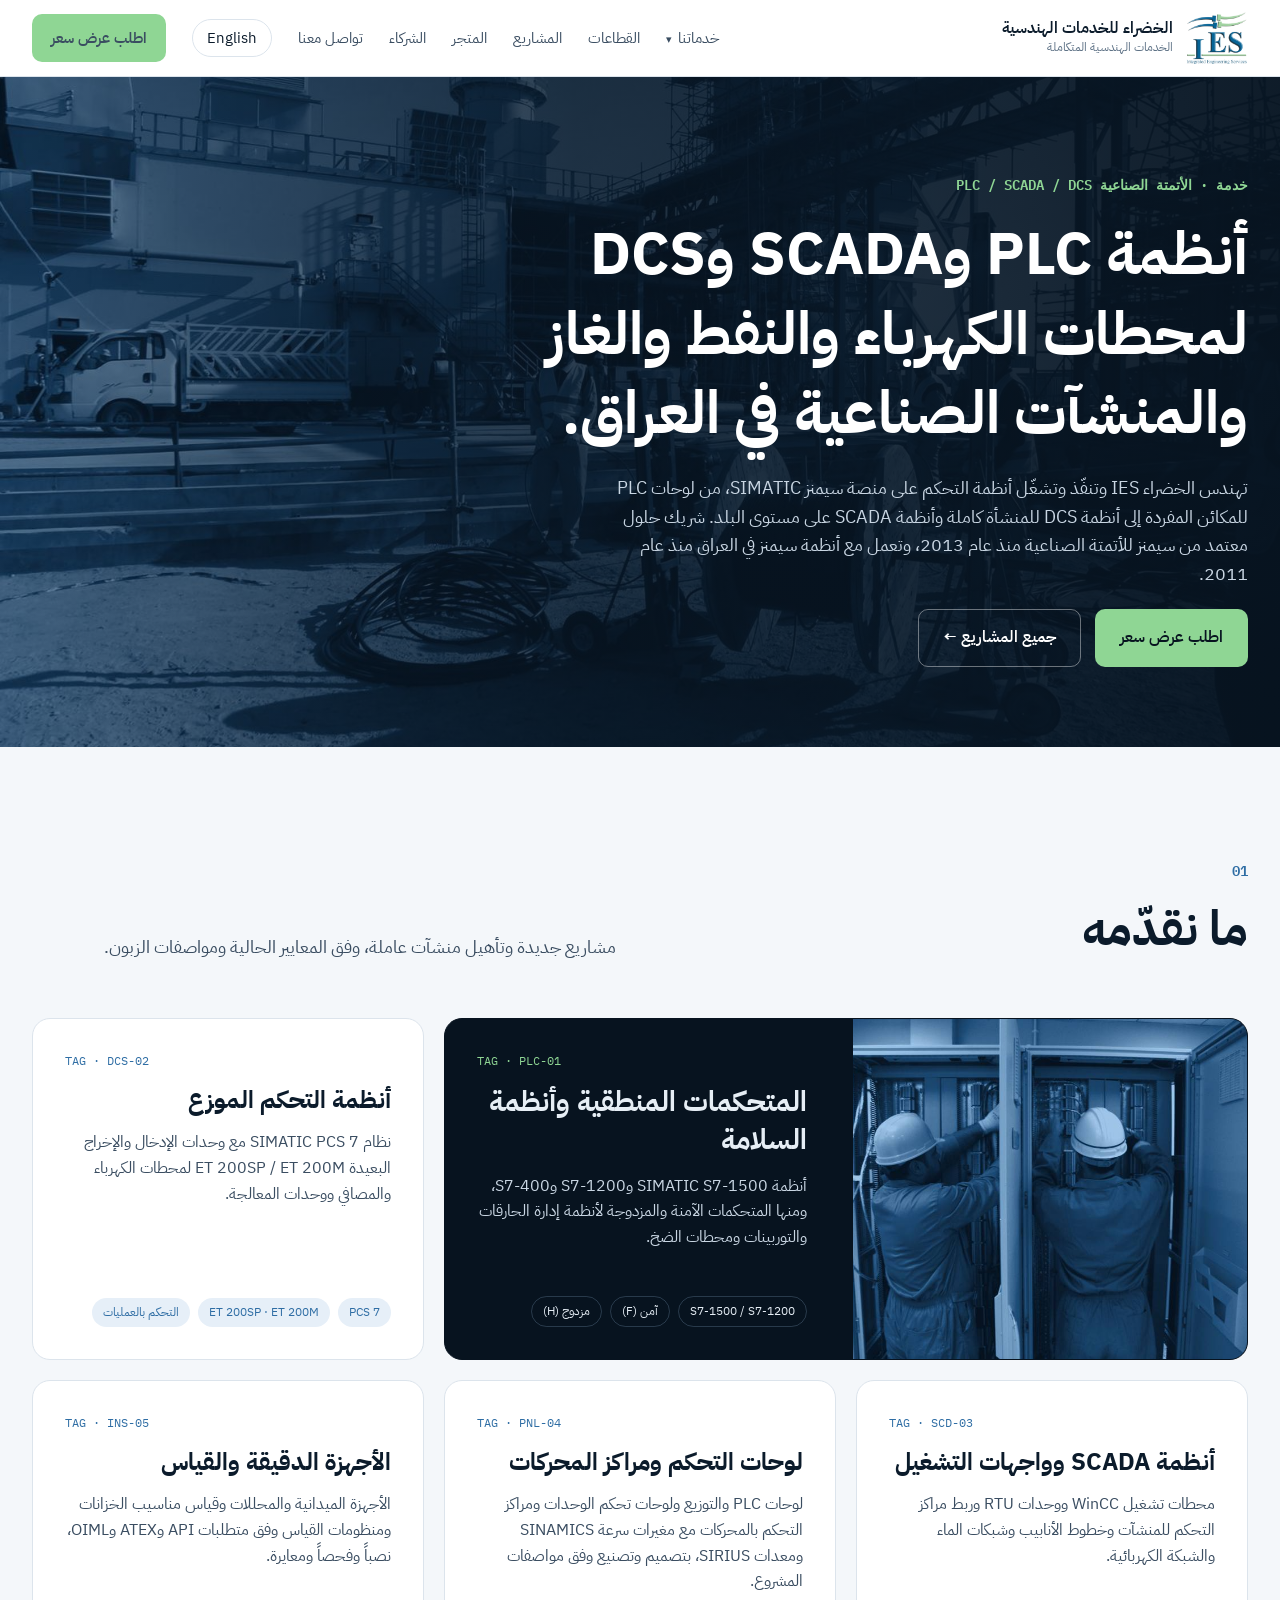
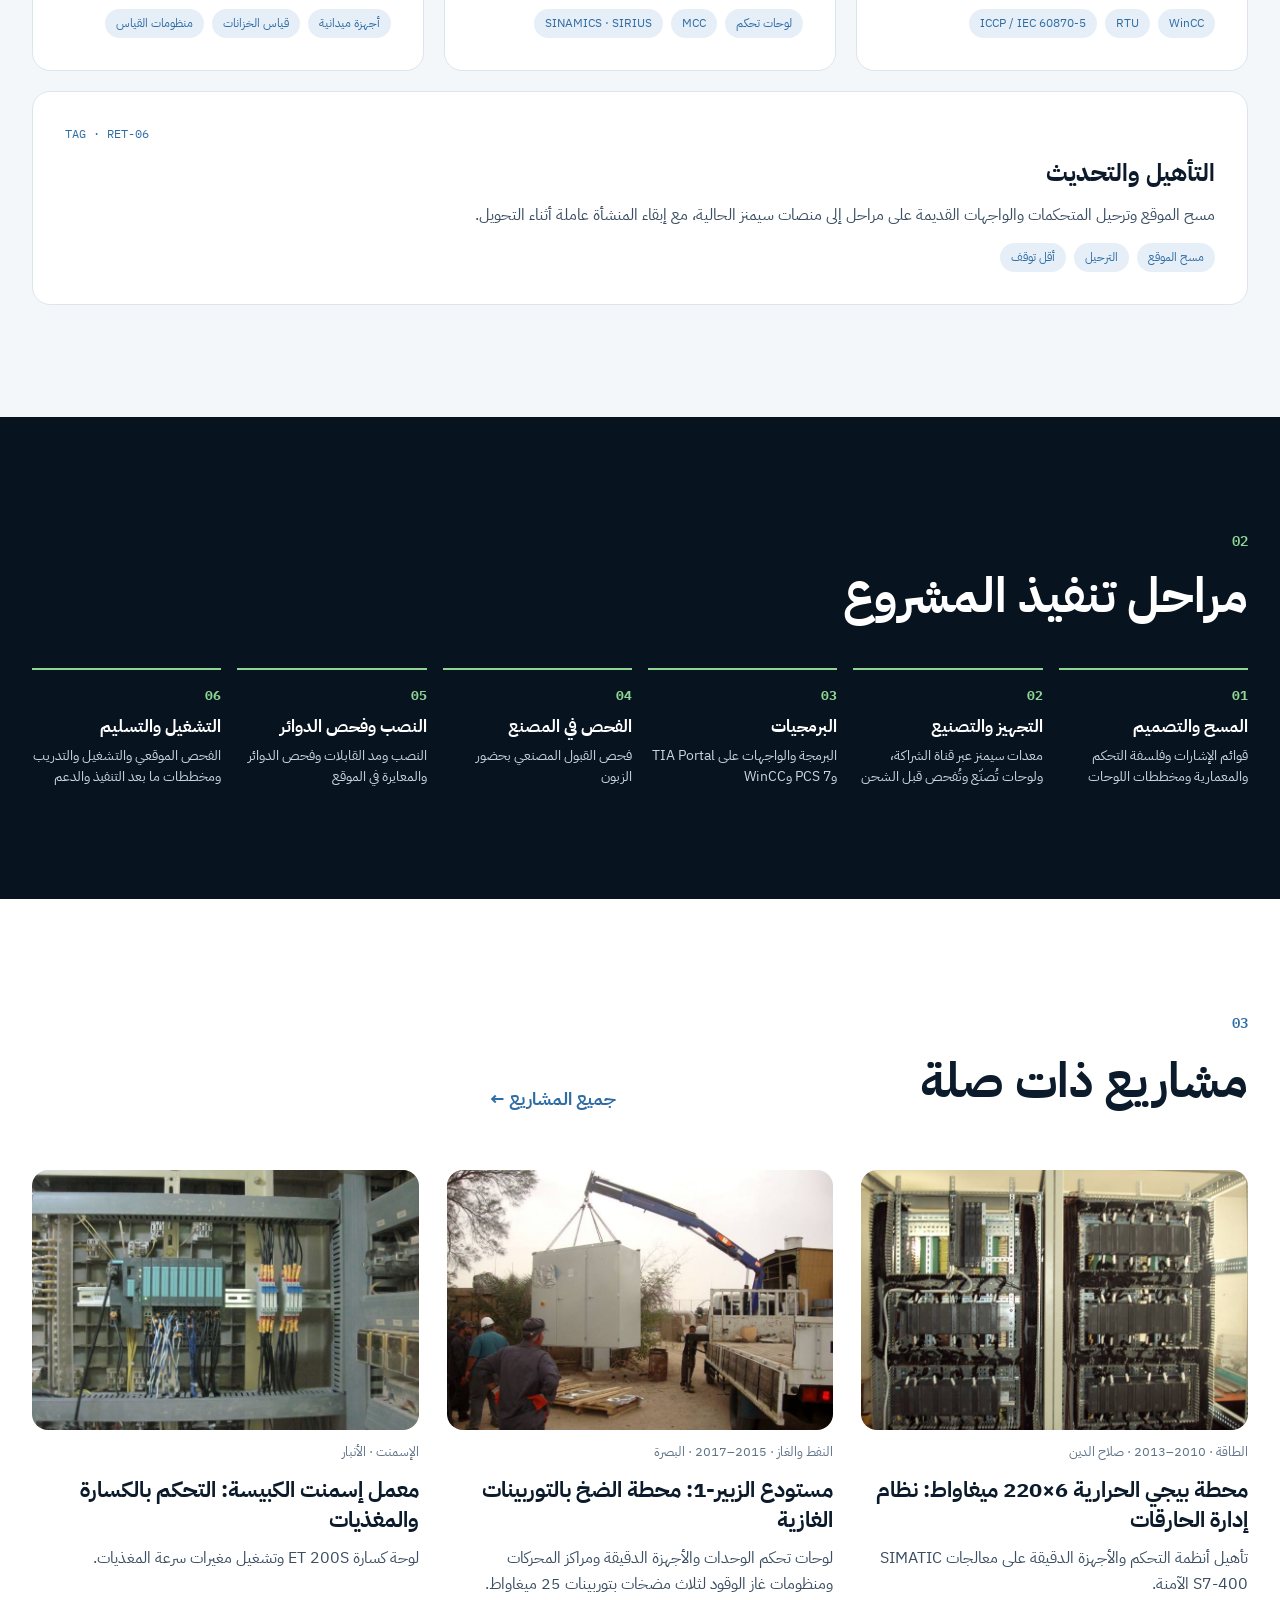
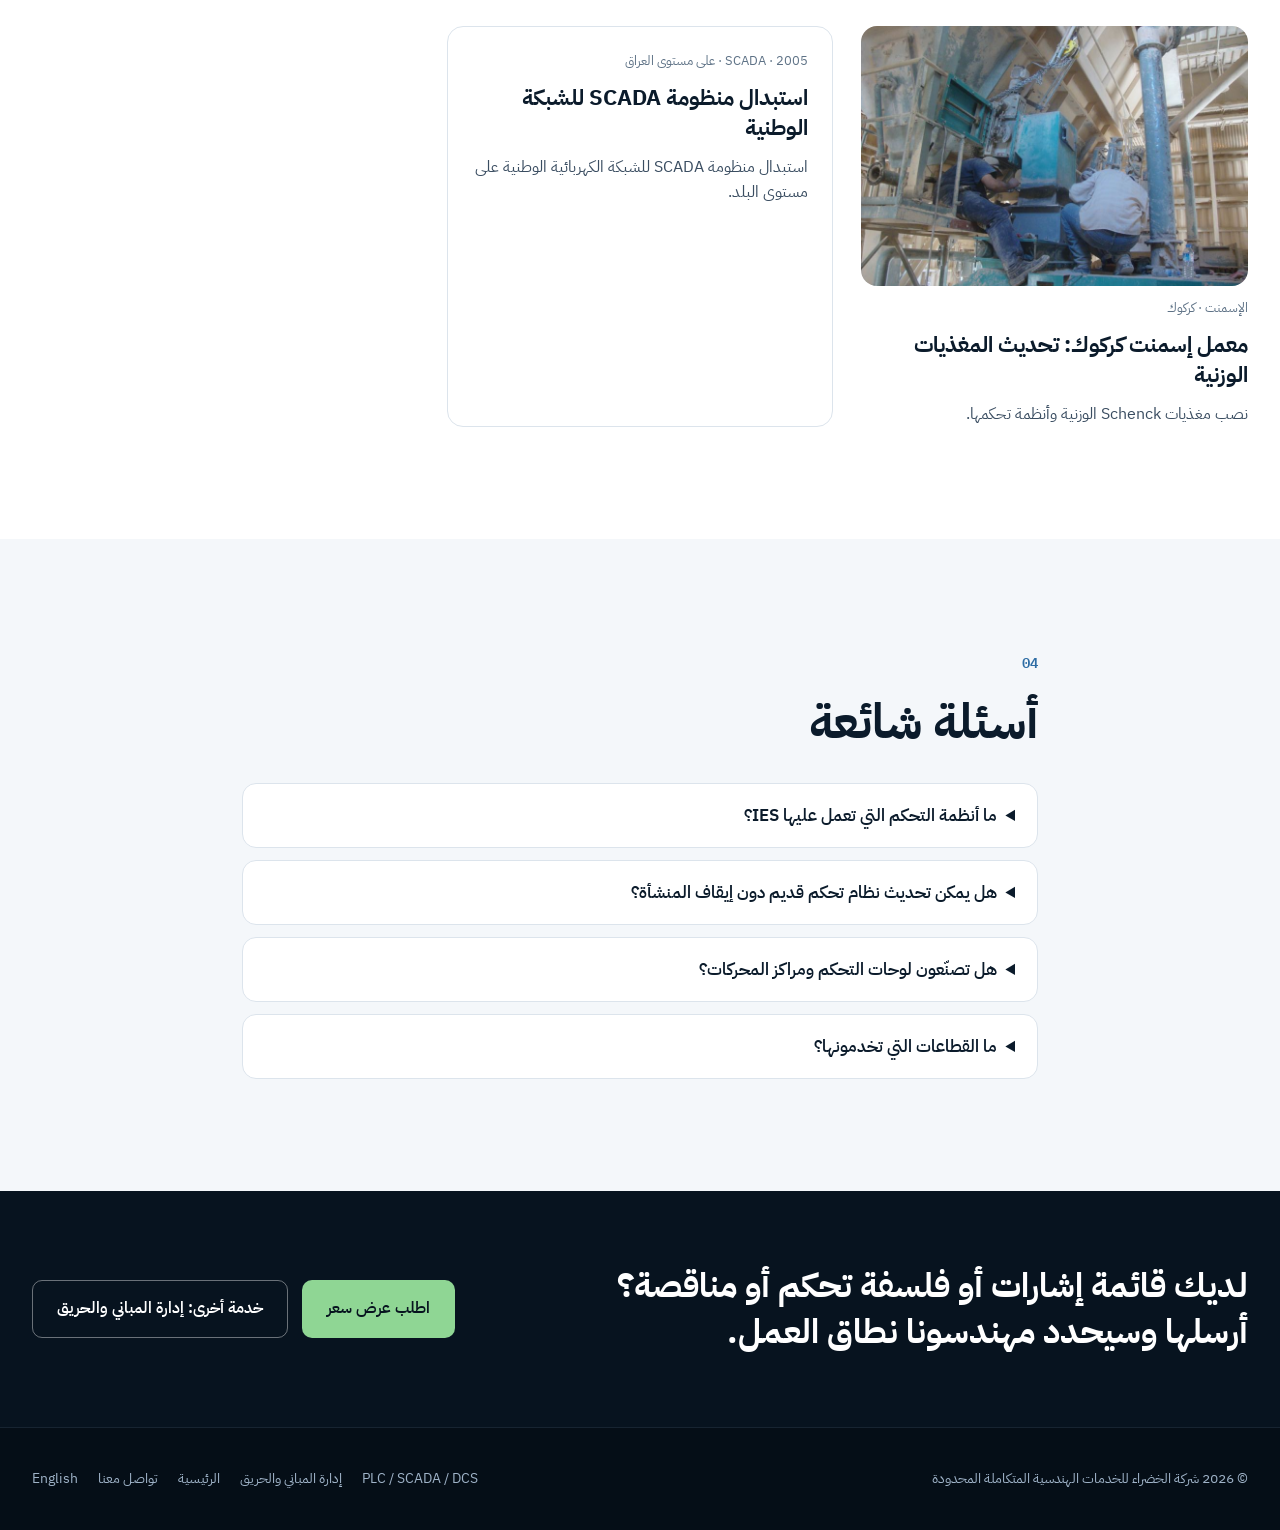
<file: ar/plc-scada-automation.html>
<!doctype html>
<html lang="ar" dir="rtl">
<head>
<meta charset="utf-8">
<meta name="viewport" content="width=device-width, initial-scale=1">
<meta name="ies-site-id" content="IES-26-001-WEB-R7">
<meta name="ies-site-release" content="2026-11-27">
<meta name="robots" content="noindex, nofollow">
<meta name="ies-site-status" content="Test">
<link rel="canonical" href="https://al-khadraa.ai/ar/plc-scada-automation.html">
<link rel="alternate" hreflang="en" href="https://al-khadraa.ai/plc-scada-automation.html">
<link rel="alternate" hreflang="ar" href="https://al-khadraa.ai/ar/plc-scada-automation.html">
<link rel="alternate" hreflang="x-default" href="https://al-khadraa.ai/plc-scada-automation.html">
<title>أنظمة PLC وSCADA وDCS في العراق | الخضراء IES</title>
<meta name="description" content="أنظمة سيمنز PLC وDCS وSCADA لمحطات الكهرباء والنفط والغاز والإسمنت والماء في العراق: لوحات تحكم ومراكز محركات وتأهيل وبرمجة وتشغيل.">
<link rel="icon" href="../favicon.ico">
<link rel="icon" type="image/png" href="../assets/img/favicon.png">
<link rel="preconnect" href="https://fonts.googleapis.com">
<link rel="preconnect" href="https://fonts.gstatic.com" crossorigin>
<link href="https://fonts.googleapis.com/css2?family=IBM+Plex+Sans+Arabic:wght@400;500;600;700&amp;family=IBM+Plex+Mono:wght@400;500&amp;display=swap" rel="stylesheet">
<link rel="stylesheet" href="../assets/css/style.css?v=r7">
<meta property="og:type" content="website">
<meta property="og:site_name" content="Al-Khadraa IES">
<meta property="og:title" content="أنظمة PLC وSCADA وDCS في العراق | الخضراء IES">
<meta property="og:description" content="أنظمة سيمنز PLC وDCS وSCADA لمحطات الكهرباء والنفط والغاز والإسمنت والماء في العراق: لوحات تحكم ومراكز محركات وتأهيل وبرمجة وتشغيل.">
<meta property="og:url" content="https://al-khadraa.ai/ar/plc-scada-automation.html">
<meta property="og:image" content="https://al-khadraa.com/assets/img/og.jpg">
<meta property="og:locale" content="ar_IQ">
<meta property="og:locale:alternate" content="en_US">
<meta name="twitter:card" content="summary_large_image">
<script type="application/ld+json">{"@context": "https://schema.org", "@type": "ProfessionalService", "@id": "https://al-khadraa.com/#org", "name": "Al-Khadraa Integrated Engineering Services Co. Ltd.", "alternateName": ["Al-Khadraa IES", "IES", "الخضراء للخدمات الهندسية المتكاملة"], "url": "https://al-khadraa.com/", "logo": "https://al-khadraa.com/assets/img/logo-color.png", "image": "https://al-khadraa.com/assets/img/og.jpg", "foundingDate": "2005", "email": "info@ies-iraq.com", "telephone": "+964 790 343 5616", "areaServed": ["IQ", "Middle East"], "address": {"@type": "PostalAddress", "addressLocality": "Al-Yarmouk, Baghdad", "addressCountry": "IQ"}, "department": [{"@type": "ProfessionalService", "name": "Al-Khadraa IES Basra Branch", "address": {"@type": "PostalAddress", "streetAddress": "Al Saady Street", "addressLocality": "Basra", "addressCountry": "IQ"}}], "knowsAbout": ["Industrial automation", "PLC", "SCADA", "DCS", "Siemens SIMATIC", "Instrumentation", "Fire and gas systems", "Building management systems", "Fire alarm systems", "KNX"], "openingHours": "Sa-Th 08:00-16:00"}</script>
<script type="application/ld+json">{"@context": "https://schema.org", "@type": "Service", "name": "أنظمة PLC وSCADA وDCS لمحطات الكهرباء والنفط والغاز والمنشآت الصناعية في العراق.", "serviceType": "PLC / SCADA / DCS", "url": "https://al-khadraa.ai/ar/plc-scada-automation.html", "inLanguage": "ar", "description": "أنظمة سيمنز PLC وDCS وSCADA لمحطات الكهرباء والنفط والغاز والإسمنت والماء في العراق: لوحات تحكم ومراكز محركات وتأهيل وبرمجة وتشغيل.", "provider": {"@id": "https://al-khadraa.com/#org"}, "areaServed": {"@type": "Country", "name": "Iraq"}}</script>
<script type="application/ld+json">{"@context": "https://schema.org", "@type": "FAQPage", "inLanguage": "ar", "mainEntity": [{"@type": "Question", "name": "ما أنظمة التحكم التي تعمل عليها IES؟", "acceptedAnswer": {"@type": "Answer", "text": "بشكل رئيسي أنظمة سيمنز: متحكمات SIMATIC S7-1500 وS7-1200 وS7-400، ونظام PCS 7، ووحدات ET 200 البعيدة، وWinCC لأنظمة SCADA والواجهات، ومغيرات SINAMICS ومعدات SIRIUS، ببرمجة TIA Portal وPCS 7."}}, {"@type": "Question", "name": "هل يمكن تحديث نظام تحكم قديم دون إيقاف المنشأة؟", "acceptedAnswer": {"@type": "Answer", "text": "نعم. نمسح النظام القائم ونخطط ترحيلاً على مراحل ونجدول التحويل وفق تشغيل المنشأة، كما في تأهيل نظام إدارة الحارقات في محطة بيجي."}}, {"@type": "Question", "name": "هل تصنّعون لوحات التحكم ومراكز المحركات؟", "acceptedAnswer": {"@type": "Answer", "text": "نعم. نصمم ونصنّع لوحات PLC ولوحات تحكم الوحدات ومراكز التحكم بالمحركات وفق مواصفات المشروع، ونفحصها قبل تسليمها إلى الموقع."}}, {"@type": "Question", "name": "ما القطاعات التي تخدمونها؟", "acceptedAnswer": {"@type": "Answer", "text": "توليد الطاقة والنفط والغاز والمصافي والإسمنت والماء والصرف الصحي والخدمات، في جميع أنحاء العراق انطلاقاً من مكتبينا في بغداد والبصرة."}}]}</script>
</head>
<body>
<a class="skip" href="#main">انتقل إلى المحتوى</a>
<header class="hdr">
<div class="wrap">
<a class="brand" href="index.html" aria-label="الصفحة الرئيسية">
<img src="../assets/img/logo-color.png" alt="شعار IES" width="63" height="52">
<span><b>الخضراء للخدمات الهندسية</b><small>الخدمات الهندسية المتكاملة</small></span>
</a>
<button class="menu-btn" type="button" aria-label="القائمة" aria-expanded="false" aria-controls="nav"><svg width="20" height="20" viewBox="0 0 24 24" fill="none" stroke="currentColor" stroke-width="2" stroke-linecap="round" aria-hidden="true"><path d="M4 7h16M4 12h16M4 17h16"/></svg></button>
<nav class="nav" id="nav" aria-label="القائمة الرئيسية">
<div class="dd"><a class="dd-t" href="index.html#capabilities" aria-haspopup="true">خدماتنا <span aria-hidden="true">▾</span></a><div class="dd-m"><a href="plc-scada-automation.html">PLC / SCADA / DCS</a><a href="bms-fire-safety.html">إدارة المباني والحريق</a><a href="index.html#capabilities">جميع الخدمات</a></div></div>
<a href="index.html#industries">القطاعات</a>
<a href="projects.html">المشاريع</a>
<a href="store/">المتجر</a>
<a href="index.html#partners">الشركاء</a>
<a href="index.html#contact">تواصل معنا</a>
<a class="lang" href="../plc-scada-automation.html" lang="en" hreflang="en">English</a>
<a class="btn btn-g" href="index.html#contact">اطلب عرض سعر</a>
</nav>
</div>
</header>
<main id="main">
<section class="phero dark">
<div class="wrap">
<div class="eyebrow">خدمة · الأتمتة الصناعية PLC / SCADA / DCS</div>
<h1>أنظمة PLC وSCADA وDCS لمحطات الكهرباء والنفط والغاز والمنشآت الصناعية في العراق.</h1>
<p>تهندس الخضراء IES وتنفّذ وتشغّل أنظمة التحكم على منصة سيمنز SIMATIC، من لوحات PLC للمكائن المفردة إلى أنظمة DCS للمنشأة كاملة وأنظمة SCADA على مستوى البلد. شريك حلول معتمد من سيمنز للأتمتة الصناعية منذ عام 2013، وتعمل مع أنظمة سيمنز في العراق منذ عام 2011.</p>
<div class="ctas"><a class="btn btn-g" href="index.html#contact">اطلب عرض سعر</a><a class="btn btn-o" href="projects.html">جميع المشاريع ←</a></div>
</div>
</section>
<section class="sec" aria-labelledby="what-h">
<div class="wrap">
<div class="sec-head rv"><div class="t"><div class="eyebrow">01</div><h2 id="what-h">ما نقدّمه</h2></div><p class="lead">مشاريع جديدة وتأهيل منشآت عاملة، وفق المعايير الحالية ومواصفات الزبون.</p></div>
<div class="bento svc">
<article class="card feature rv"><img src="../assets/img/panel-duo-sm.jpg" alt="مهندسو IES يعملون على أسلاك لوحات تحكم PLC" loading="lazy" width="800" height="600"><div class="in"><div class="tag">TAG · PLC-01</div><h3>المتحكمات المنطقية وأنظمة السلامة</h3><p>أنظمة SIMATIC S7-1500 وS7-1200 وS7-400، ومنها المتحكمات الآمنة والمزدوجة لأنظمة إدارة الحارقات والتوربينات ومحطات الضخ.</p><div class="chips"><span>S7-1500 / S7-1200</span><span>آمن (F)</span><span>مزدوج (H)</span></div></div></article>
<article class="card rv"><div class="tag">TAG · DCS-02</div><h3>أنظمة التحكم الموزع</h3><p>نظام SIMATIC PCS 7 مع وحدات الإدخال والإخراج البعيدة ET 200SP / ET 200M لمحطات الكهرباء والمصافي ووحدات المعالجة.</p><div class="chips"><span>PCS 7</span><span>ET 200SP · ET 200M</span><span>التحكم بالعمليات</span></div></article>
<article class="card rv"><div class="tag">TAG · SCD-03</div><h3>أنظمة SCADA وواجهات التشغيل</h3><p>محطات تشغيل WinCC ووحدات RTU وربط مراكز التحكم للمنشآت وخطوط الأنابيب وشبكات الماء والشبكة الكهربائية.</p><div class="chips"><span>WinCC</span><span>RTU</span><span>ICCP / IEC 60870-5</span></div></article>
<article class="card rv"><div class="tag">TAG · PNL-04</div><h3>لوحات التحكم ومراكز المحركات</h3><p>لوحات PLC والتوزيع ولوحات تحكم الوحدات ومراكز التحكم بالمحركات مع مغيرات سرعة SINAMICS ومعدات SIRIUS، بتصميم وتصنيع وفق مواصفات المشروع.</p><div class="chips"><span>لوحات تحكم</span><span>MCC</span><span>SINAMICS · SIRIUS</span></div></article>
<article class="card rv"><div class="tag">TAG · INS-05</div><h3>الأجهزة الدقيقة والقياس</h3><p>الأجهزة الميدانية والمحللات وقياس مناسيب الخزانات ومنظومات القياس وفق متطلبات API وATEX وOIML، نصباً وفحصاً ومعايرة.</p><div class="chips"><span>أجهزة ميدانية</span><span>قياس الخزانات</span><span>منظومات القياس</span></div></article>
<article class="card rv"><div class="tag">TAG · RET-06</div><h3>التأهيل والتحديث</h3><p>مسح الموقع وترحيل المتحكمات والواجهات القديمة على مراحل إلى منصات سيمنز الحالية، مع إبقاء المنشأة عاملة أثناء التحويل.</p><div class="chips"><span>مسح الموقع</span><span>الترحيل</span><span>أقل توقف</span></div></article>
</div>
</div>
</section>
<section class="sec dark" aria-labelledby="steps-h">
<div class="wrap">
<div class="eyebrow" style="color:var(--green)">02</div><h2 id="steps-h" style="color:#fff;margin:12px 0 0">مراحل تنفيذ المشروع</h2>
<ol class="steps rv"><li><b>01</b><strong>المسح والتصميم</strong><span>قوائم الإشارات وفلسفة التحكم والمعمارية ومخططات اللوحات</span></li><li><b>02</b><strong>التجهيز والتصنيع</strong><span>معدات سيمنز عبر قناة الشراكة، ولوحات تُصنّع وتُفحص قبل الشحن</span></li><li><b>03</b><strong>البرمجيات</strong><span>البرمجة والواجهات على TIA Portal وPCS 7 وWinCC</span></li><li><b>04</b><strong>الفحص في المصنع</strong><span>فحص القبول المصنعي بحضور الزبون</span></li><li><b>05</b><strong>النصب وفحص الدوائر</strong><span>النصب ومد القابلات وفحص الدوائر والمعايرة في الموقع</span></li><li><b>06</b><strong>التشغيل والتسليم</strong><span>الفحص الموقعي والتشغيل والتدريب ومخططات ما بعد التنفيذ والدعم</span></li></ol>
</div>
</section>
<section class="sec" style="background:#fff" aria-labelledby="proj-h">
<div class="wrap">
<div class="sec-head rv"><div class="t"><div class="eyebrow">03</div><h2 id="proj-h">مشاريع ذات صلة</h2></div><p class="lead"><a href="projects.html"><b>جميع المشاريع ←</b></a></p></div>
<div class="svc-proj">
<a class="pcard rv" href="projects.html"><div class="ph"><img src="../assets/img/cabinet-sm.jpg" alt="محطة بيجي الحرارية 6×220 ميغاواط: نظام إدارة الحارقات" loading="lazy"></div><div class="meta">الطاقة · 2010–2013 · صلاح الدين</div><h3>محطة بيجي الحرارية 6×220 ميغاواط: نظام إدارة الحارقات</h3><p>تأهيل أنظمة التحكم والأجهزة الدقيقة على معالجات SIMATIC S7-400 الآمنة.</p></a>
<a class="pcard rv" href="projects.html"><div class="ph"><img src="../assets/img/crane-sm.jpg" alt="مستودع الزبير-1: محطة الضخ بالتوربينات الغازية" loading="lazy"></div><div class="meta">النفط والغاز · 2015–2017 · البصرة</div><h3>مستودع الزبير-1: محطة الضخ بالتوربينات الغازية</h3><p>لوحات تحكم الوحدات والأجهزة الدقيقة ومراكز المحركات ومنظومات غاز الوقود لثلاث مضخات بتوربينات 25 ميغاواط.</p></a>
<a class="pcard rv" href="projects.html"><div class="ph"><img src="../assets/img/kub-crusher-sm.jpg" alt="معمل إسمنت الكبيسة: التحكم بالكسارة والمغذيات" loading="lazy"></div><div class="meta">الإسمنت · الأنبار</div><h3>معمل إسمنت الكبيسة: التحكم بالكسارة والمغذيات</h3><p>لوحة كسارة ET 200S وتشغيل مغيرات سرعة المغذيات.</p></a>
<a class="pcard rv" href="projects.html"><div class="ph"><img src="../assets/img/kirk-schenck-sm.jpg" alt="معمل إسمنت كركوك: تحديث المغذيات الوزنية" loading="lazy"></div><div class="meta">الإسمنت · كركوك</div><h3>معمل إسمنت كركوك: تحديث المغذيات الوزنية</h3><p>نصب مغذيات Schenck الوزنية وأنظمة تحكمها.</p></a>
<a class="pcard rv noimg" href="projects.html"><div class="meta">SCADA · 2005 · على مستوى العراق</div><h3>استبدال منظومة SCADA للشبكة الوطنية</h3><p>استبدال منظومة SCADA للشبكة الكهربائية الوطنية على مستوى البلد.</p></a>
</div>
</div>
</section>
<section class="sec" aria-labelledby="faq-h">
<div class="wrap faq">
<div class="eyebrow">04</div><h2 id="faq-h">أسئلة شائعة</h2>
<details class="rv"><summary>ما أنظمة التحكم التي تعمل عليها IES؟</summary><p>بشكل رئيسي أنظمة سيمنز: متحكمات SIMATIC S7-1500 وS7-1200 وS7-400، ونظام PCS 7، ووحدات ET 200 البعيدة، وWinCC لأنظمة SCADA والواجهات، ومغيرات SINAMICS ومعدات SIRIUS، ببرمجة TIA Portal وPCS 7.</p></details><details class="rv"><summary>هل يمكن تحديث نظام تحكم قديم دون إيقاف المنشأة؟</summary><p>نعم. نمسح النظام القائم ونخطط ترحيلاً على مراحل ونجدول التحويل وفق تشغيل المنشأة، كما في تأهيل نظام إدارة الحارقات في محطة بيجي.</p></details><details class="rv"><summary>هل تصنّعون لوحات التحكم ومراكز المحركات؟</summary><p>نعم. نصمم ونصنّع لوحات PLC ولوحات تحكم الوحدات ومراكز التحكم بالمحركات وفق مواصفات المشروع، ونفحصها قبل تسليمها إلى الموقع.</p></details><details class="rv"><summary>ما القطاعات التي تخدمونها؟</summary><p>توليد الطاقة والنفط والغاز والمصافي والإسمنت والماء والصرف الصحي والخدمات، في جميع أنحاء العراق انطلاقاً من مكتبينا في بغداد والبصرة.</p></details>
</div>
</section>
<section class="dark cta-band">
<div class="wrap">
<h2>لديك قائمة إشارات أو فلسفة تحكم أو مناقصة؟ أرسلها وسيحدد مهندسونا نطاق العمل.</h2>
<div class="ctas"><a class="btn btn-g" href="index.html#contact">اطلب عرض سعر</a><a class="btn btn-o" href="bms-fire-safety.html">خدمة أخرى: إدارة المباني والحريق</a></div>
</div>
</section>
</main>
<footer class="ftr">
<div class="wrap">
<span>© <span class="yr">2026</span> شركة الخضراء للخدمات الهندسية المتكاملة المحدودة</span>
<nav aria-label="روابط التذييل"><a href="plc-scada-automation.html">PLC / SCADA / DCS</a><a href="bms-fire-safety.html">إدارة المباني والحريق</a><a href="index.html">الرئيسية</a><a href="index.html#contact">تواصل معنا</a><a href="../plc-scada-automation.html" lang="en">English</a></nav>
</div>
</footer>
<script src="../assets/js/main.js?v=r7"></script>
</body>
</html>
</file>
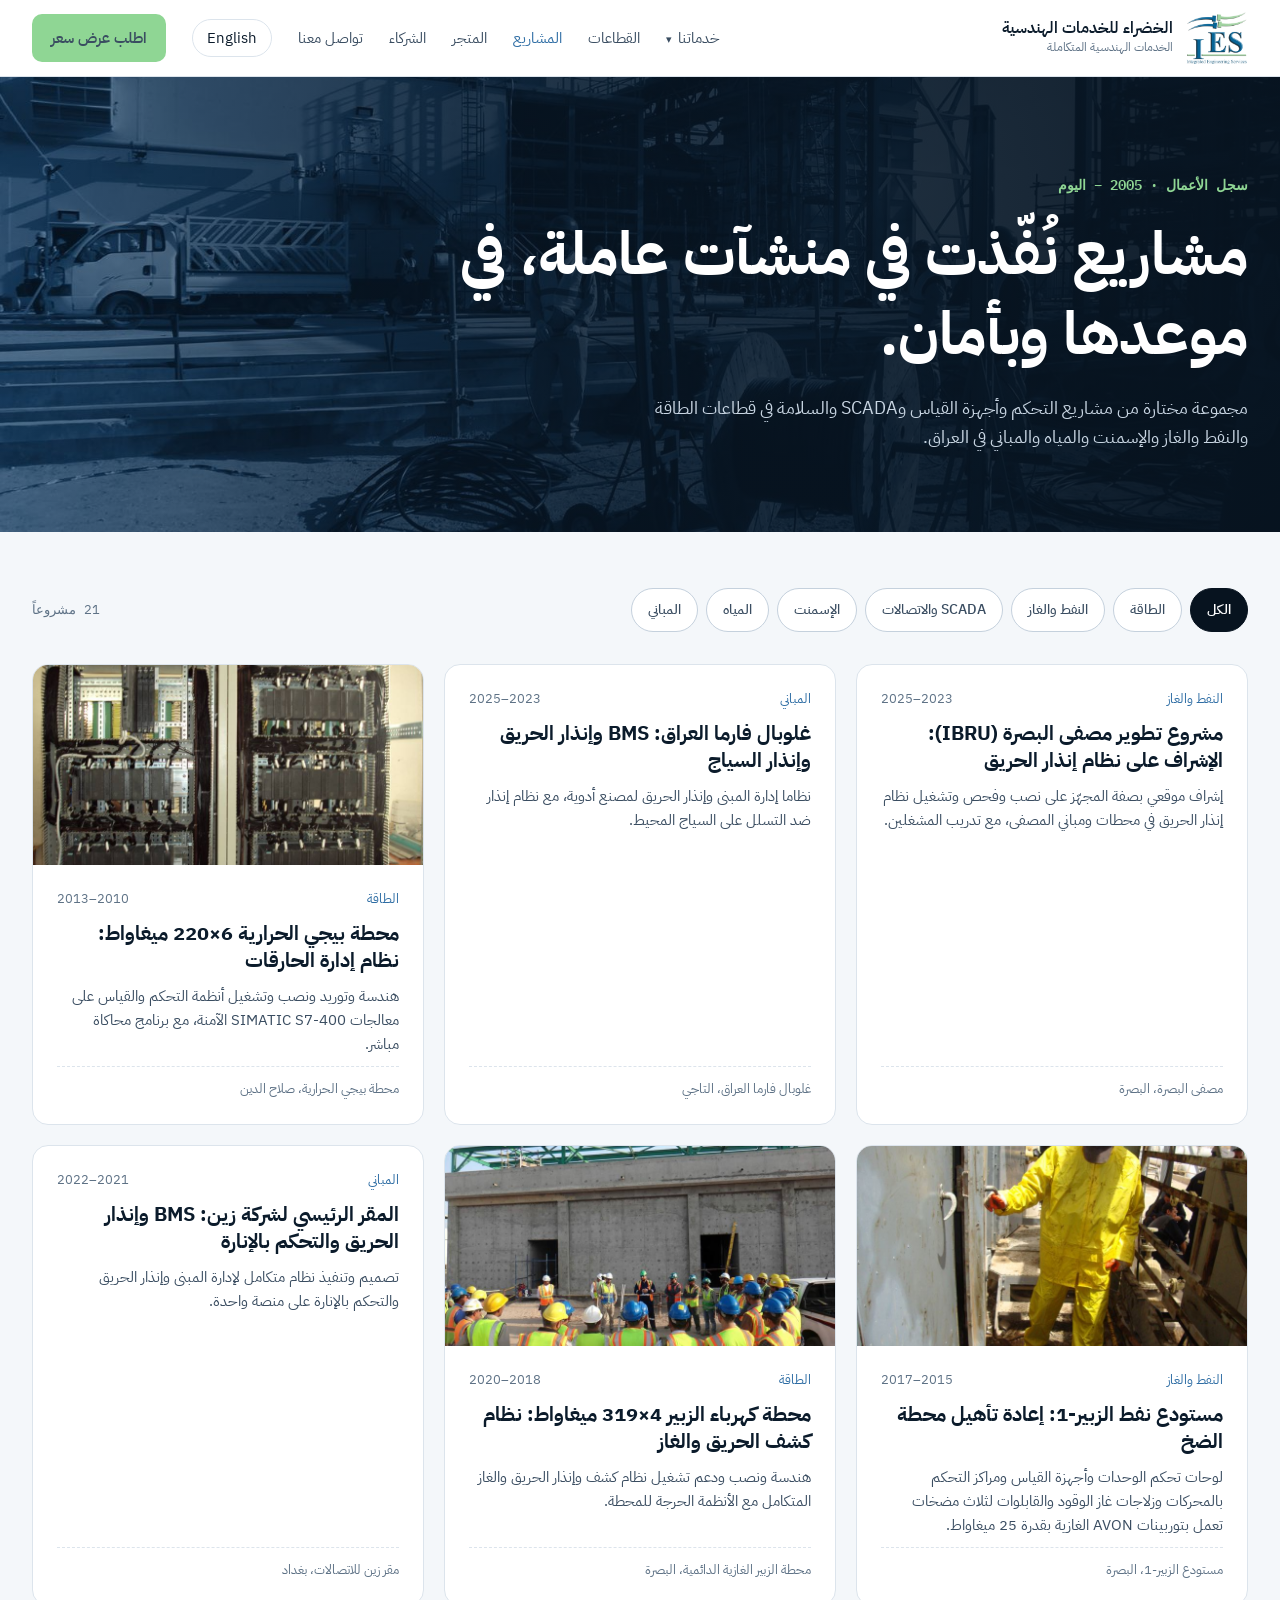
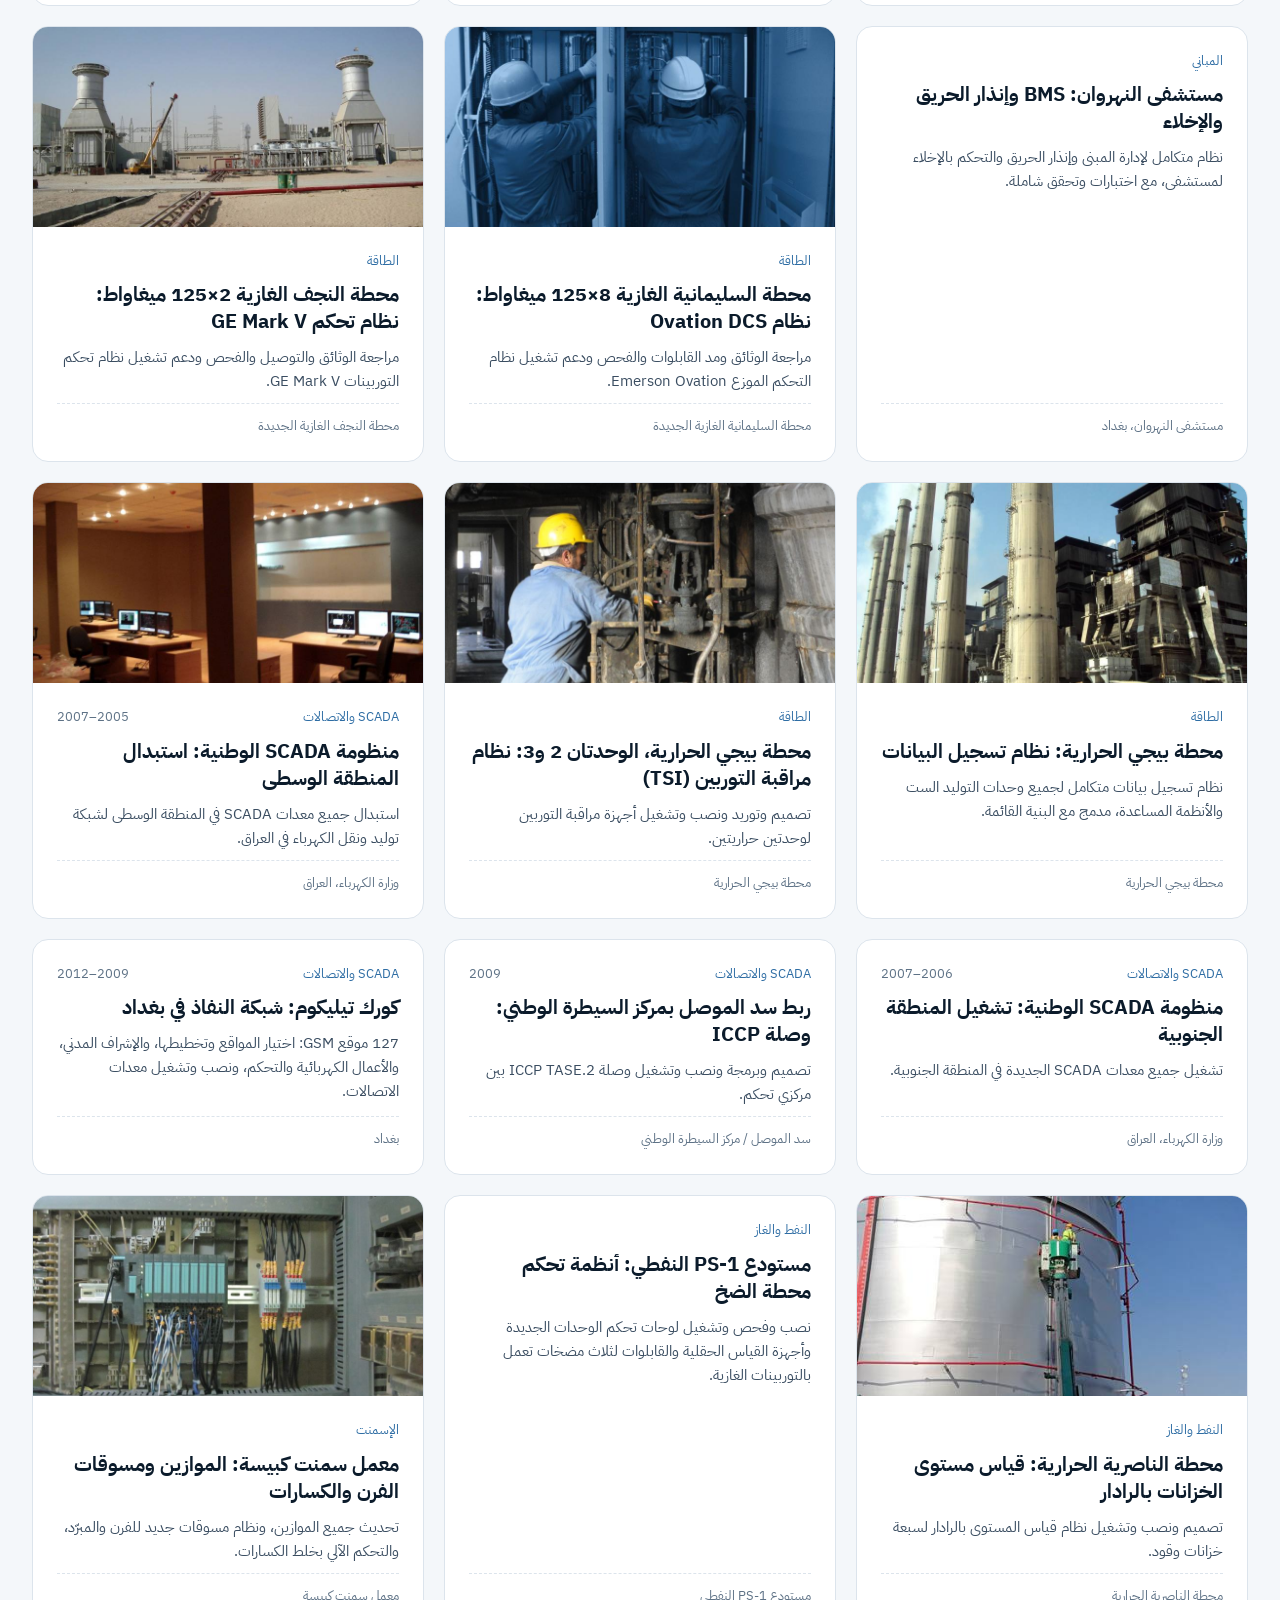
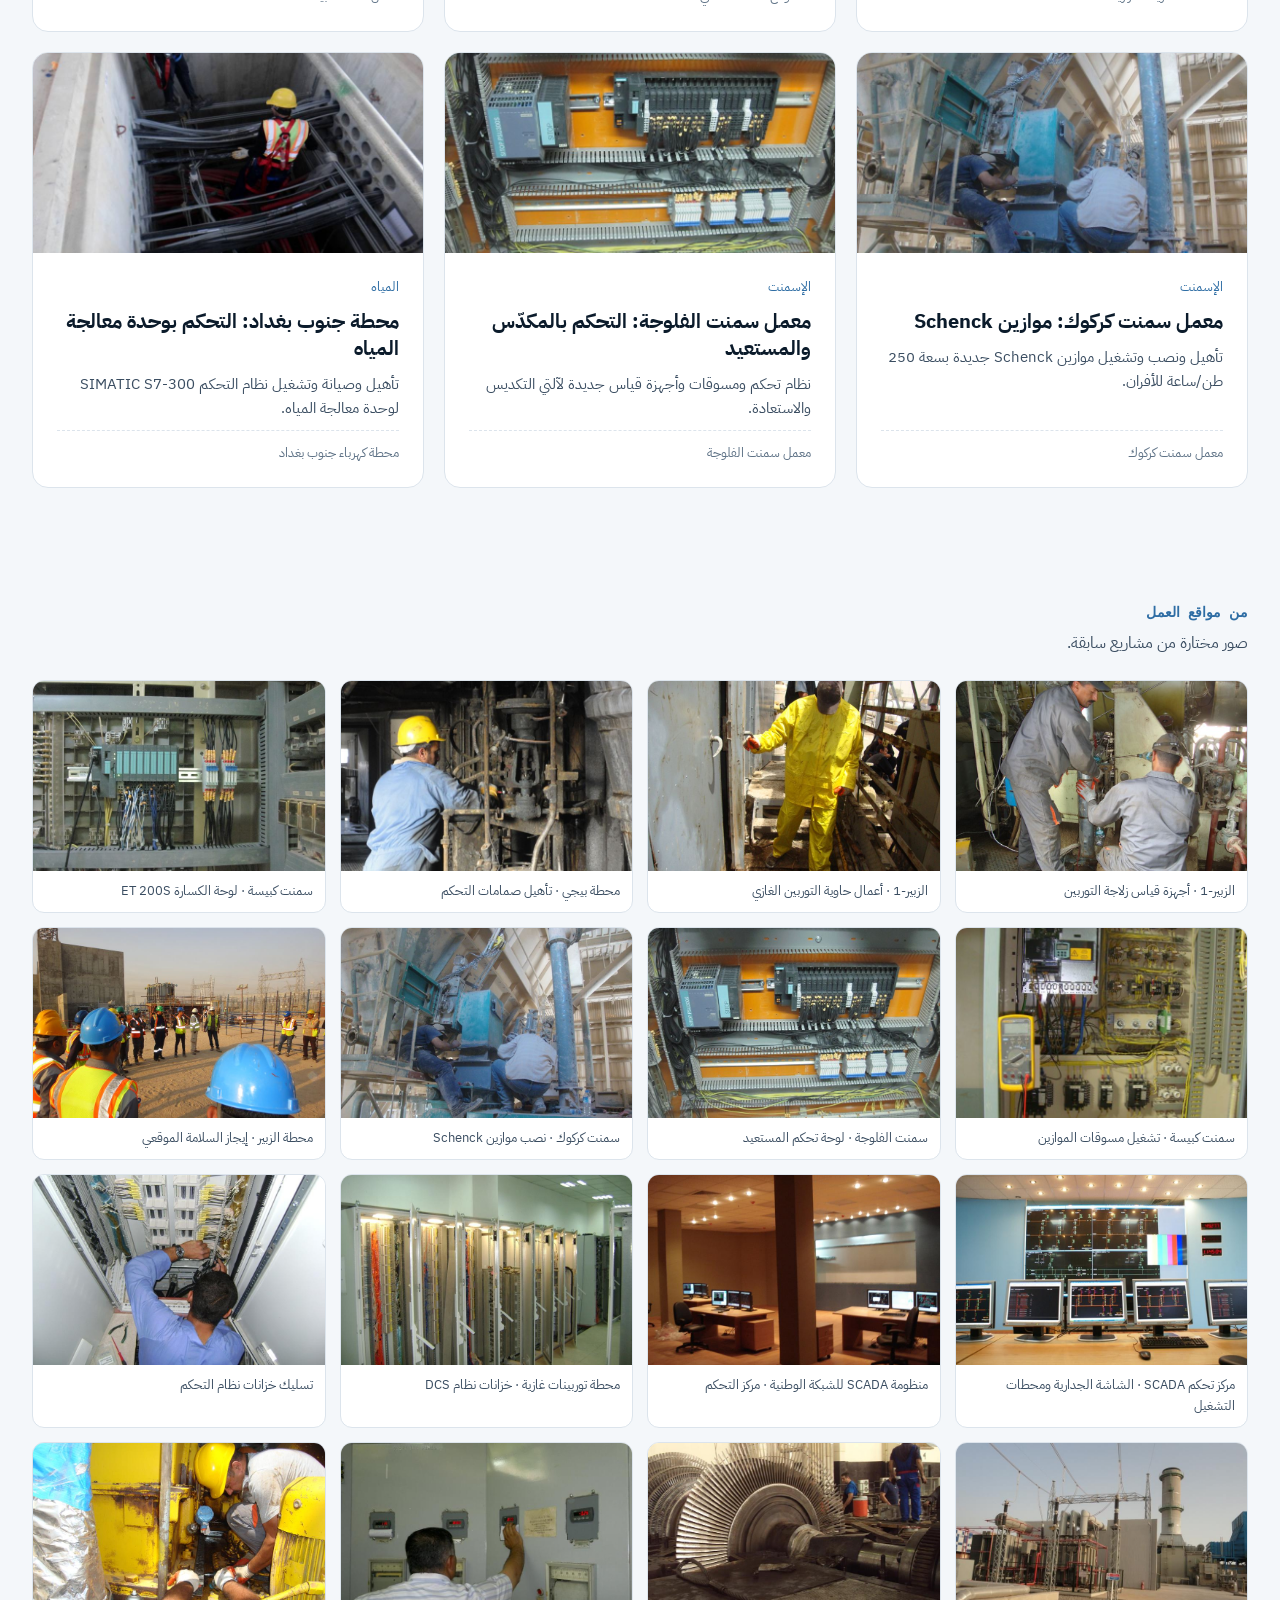
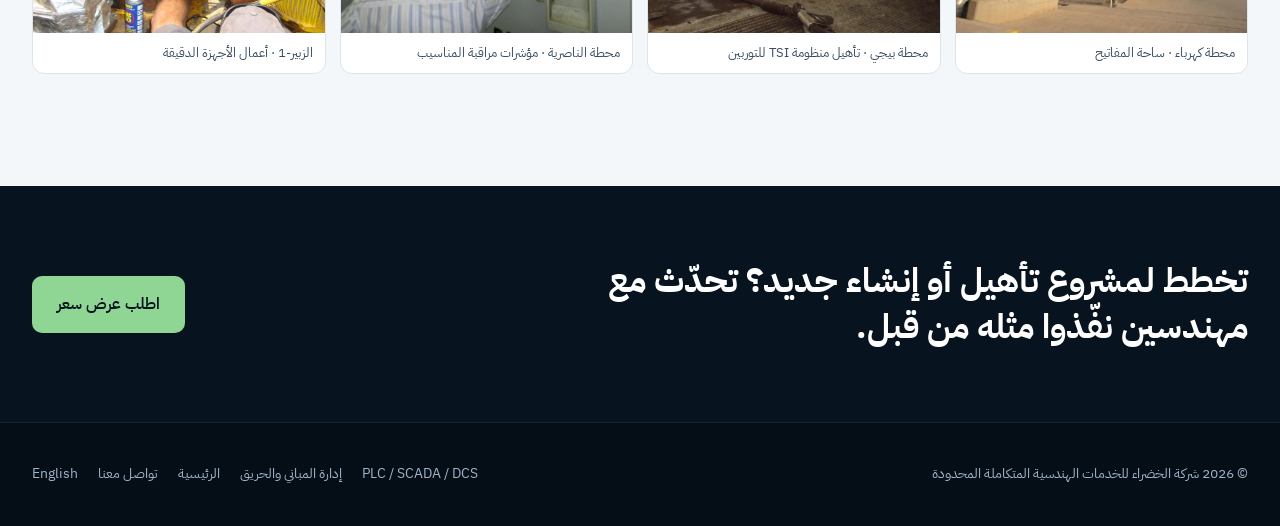
<file: ar/projects.html>
<!doctype html>
<html lang="ar" dir="rtl">
<head>
<meta charset="utf-8">
<meta name="viewport" content="width=device-width, initial-scale=1">
<meta name="ies-site-id" content="IES-26-001-WEB-R7">
<meta name="ies-site-release" content="2026-11-27">
<meta name="robots" content="noindex, nofollow">
<meta name="ies-site-status" content="Test">
<link rel="canonical" href="https://al-khadraa.ai/ar/projects.html">
<link rel="alternate" hreflang="en" href="https://al-khadraa.ai/projects.html">
<link rel="alternate" hreflang="ar" href="https://al-khadraa.ai/ar/projects.html">
<link rel="alternate" hreflang="x-default" href="https://al-khadraa.ai/projects.html">
<title>المشاريع | الخضراء للخدمات الهندسية المتكاملة</title>
<meta name="description" content="مشاريع الخضراء للخدمات الهندسية في العراق: محطات بيجي والزبير والنجف والسليمانية، مصفى البصرة، معامل الإسمنت، منظومة SCADA الوطنية وأنظمة المستشفيات.">
<link rel="icon" href="../favicon.ico">
<link rel="icon" type="image/png" href="../assets/img/favicon.png">
<link rel="preconnect" href="https://fonts.googleapis.com">
<link rel="preconnect" href="https://fonts.gstatic.com" crossorigin>
<link href="https://fonts.googleapis.com/css2?family=IBM+Plex+Sans+Arabic:wght@400;500;600;700&amp;family=IBM+Plex+Mono:wght@400;500&amp;display=swap" rel="stylesheet">
<link rel="stylesheet" href="../assets/css/style.css?v=r7">
<meta property="og:type" content="website">
<meta property="og:site_name" content="Al-Khadraa IES">
<meta property="og:title" content="المشاريع | الخضراء للخدمات الهندسية المتكاملة">
<meta property="og:description" content="مشاريع الخضراء للخدمات الهندسية في العراق: محطات بيجي والزبير والنجف والسليمانية، مصفى البصرة، معامل الإسمنت، منظومة SCADA الوطنية وأنظمة المستشفيات.">
<meta property="og:url" content="https://al-khadraa.ai/ar/projects.html">
<meta property="og:image" content="https://al-khadraa.com/assets/img/og.jpg">
<meta property="og:locale" content="ar_IQ">
<meta property="og:locale:alternate" content="en_US">
<meta name="twitter:card" content="summary_large_image">
<script type="application/ld+json">{"@context": "https://schema.org", "@type": "ProfessionalService", "@id": "https://al-khadraa.com/#org", "name": "Al-Khadraa Integrated Engineering Services Co. Ltd.", "alternateName": ["Al-Khadraa IES", "IES", "الخضراء للخدمات الهندسية المتكاملة"], "url": "https://al-khadraa.com/", "logo": "https://al-khadraa.com/assets/img/logo-color.png", "image": "https://al-khadraa.com/assets/img/og.jpg", "foundingDate": "2005", "email": "info@ies-iraq.com", "telephone": "+964 790 343 5616", "areaServed": ["IQ", "Middle East"], "address": {"@type": "PostalAddress", "addressLocality": "Al-Yarmouk, Baghdad", "addressCountry": "IQ"}, "department": [{"@type": "ProfessionalService", "name": "Al-Khadraa IES Basra Branch", "address": {"@type": "PostalAddress", "streetAddress": "Al Saady Street", "addressLocality": "Basra", "addressCountry": "IQ"}}], "knowsAbout": ["Industrial automation", "PLC", "SCADA", "DCS", "Siemens SIMATIC", "Instrumentation", "Fire and gas systems", "Building management systems", "Fire alarm systems", "KNX"], "openingHours": "Sa-Th 08:00-16:00"}</script>
<script type="application/ld+json">{"@context": "https://schema.org", "@type": "CollectionPage", "url": "https://al-khadraa.ai/ar/projects.html", "name": "المشاريع | الخضراء للخدمات الهندسية المتكاملة", "inLanguage": "ar", "description": "مشاريع الخضراء للخدمات الهندسية في العراق: محطات بيجي والزبير والنجف والسليمانية، مصفى البصرة، معامل الإسمنت، منظومة SCADA الوطنية وأنظمة المستشفيات.", "publisher": {"@id": "https://al-khadraa.com/#org"}}</script>
</head>
<body>
<a class="skip" href="#main">انتقل إلى المحتوى</a>
<header class="hdr">
<div class="wrap">
<a class="brand" href="index.html" aria-label="الصفحة الرئيسية">
<img src="../assets/img/logo-color.png" alt="شعار IES" width="63" height="52">
<span><b>الخضراء للخدمات الهندسية</b><small>الخدمات الهندسية المتكاملة</small></span>
</a>
<button class="menu-btn" type="button" aria-label="القائمة" aria-expanded="false" aria-controls="nav"><svg width="20" height="20" viewBox="0 0 24 24" fill="none" stroke="currentColor" stroke-width="2" stroke-linecap="round" aria-hidden="true"><path d="M4 7h16M4 12h16M4 17h16"/></svg></button>
<nav class="nav" id="nav" aria-label="القائمة الرئيسية">
<div class="dd"><a class="dd-t" href="index.html#capabilities" aria-haspopup="true">خدماتنا <span aria-hidden="true">▾</span></a><div class="dd-m"><a href="plc-scada-automation.html">PLC / SCADA / DCS</a><a href="bms-fire-safety.html">إدارة المباني والحريق</a><a href="index.html#capabilities">جميع الخدمات</a></div></div>
<a href="index.html#industries">القطاعات</a>
<a href="projects.html" aria-current="page">المشاريع</a>
<a href="store/">المتجر</a>
<a href="index.html#partners">الشركاء</a>
<a href="index.html#contact">تواصل معنا</a>
<a class="lang" href="../projects.html" lang="en" hreflang="en">English</a>
<a class="btn btn-g" href="index.html#contact">اطلب عرض سعر</a>
</nav>
</div>
</header>
<main id="main">
<section class="phero dark">
<div class="wrap">
<div class="eyebrow">سجل الأعمال · 2005 – اليوم</div>
<h1>مشاريع نُفّذت في منشآت عاملة، في موعدها وبأمان.</h1>
<p>مجموعة مختارة من مشاريع التحكم وأجهزة القياس وSCADA والسلامة في قطاعات الطاقة والنفط والغاز والإسمنت والمياه والمباني في العراق.</p>
</div>
</section>
<section class="sec" style="padding-top:56px">
<div class="wrap">
<div class="filters">
<div class="fbtns" role="group" aria-label="تصفية حسب القطاع"><button class="fbtn" type="button" data-f="all" aria-pressed="false">الكل</button><button class="fbtn" type="button" data-f="pw" aria-pressed="false">الطاقة</button><button class="fbtn" type="button" data-f="og" aria-pressed="false">النفط والغاز</button><button class="fbtn" type="button" data-f="sc" aria-pressed="false">SCADA والاتصالات</button><button class="fbtn" type="button" data-f="cm" aria-pressed="false">الإسمنت</button><button class="fbtn" type="button" data-f="wt" aria-pressed="false">المياه</button><button class="fbtn" type="button" data-f="bd" aria-pressed="false">المباني</button></div>
<div class="count" aria-live="polite" data-tpl="{n} مشروعاً"></div>
</div>
<div class="list">
<article class="pc" data-sector="og"><div class="in"><div class="top"><span>النفط والغاز</span><span>2023–2025</span></div><h2>مشروع تطوير مصفى البصرة (IBRU): الإشراف على نظام إنذار الحريق</h2><p>إشراف موقعي بصفة المجهّز على نصب وفحص وتشغيل نظام إنذار الحريق في محطات ومباني المصفى، مع تدريب المشغلين.</p><div class="loc">مصفى البصرة، البصرة</div></div></article>
<article class="pc" data-sector="bd"><div class="in"><div class="top"><span>المباني</span><span>2023–2025</span></div><h2>غلوبال فارما العراق: BMS وإنذار الحريق وإنذار السياج</h2><p>نظاما إدارة المبنى وإنذار الحريق لمصنع أدوية، مع نظام إنذار ضد التسلل على السياج المحيط.</p><div class="loc">غلوبال فارما العراق، التاجي</div></div></article>
<article class="pc" data-sector="pw"><img src="../assets/img/cabinet-sm.jpg" alt="محطة بيجي الحرارية 6×220 ميغاواط: نظام إدارة الحارقات" loading="lazy"><div class="in"><div class="top"><span>الطاقة</span><span>2010–2013</span></div><h2>محطة بيجي الحرارية 6×220 ميغاواط: نظام إدارة الحارقات</h2><p>هندسة وتوريد ونصب وتشغيل أنظمة التحكم والقياس على معالجات SIMATIC S7-400 الآمنة، مع برنامج محاكاة مباشر.</p><div class="loc">محطة بيجي الحرارية، صلاح الدين</div></div></article>
<article class="pc" data-sector="og"><img src="../assets/img/zub1-encl-sm.jpg" alt="مستودع نفط الزبير-1: إعادة تأهيل محطة الضخ" loading="lazy"><div class="in"><div class="top"><span>النفط والغاز</span><span>2015–2017</span></div><h2>مستودع نفط الزبير-1: إعادة تأهيل محطة الضخ</h2><p>لوحات تحكم الوحدات وأجهزة القياس ومراكز التحكم بالمحركات وزلاجات غاز الوقود والقابلوات لثلاث مضخات تعمل بتوربينات AVON الغازية بقدرة 25 ميغاواط.</p><div class="loc">مستودع الزبير-1، البصرة</div></div></article>
<article class="pc" data-sector="pw"><img src="../assets/img/zppg-sm.jpg" alt="محطة كهرباء الزبير 4×319 ميغاواط: نظام كشف الحريق والغاز" loading="lazy"><div class="in"><div class="top"><span>الطاقة</span><span>2018–2020</span></div><h2>محطة كهرباء الزبير 4×319 ميغاواط: نظام كشف الحريق والغاز</h2><p>هندسة ونصب ودعم تشغيل نظام كشف وإنذار الحريق والغاز المتكامل مع الأنظمة الحرجة للمحطة.</p><div class="loc">محطة الزبير الغازية الدائمية، البصرة</div></div></article>
<article class="pc" data-sector="bd"><div class="in"><div class="top"><span>المباني</span><span>2021–2022</span></div><h2>المقر الرئيسي لشركة زين: BMS وإنذار الحريق والتحكم بالإنارة</h2><p>تصميم وتنفيذ نظام متكامل لإدارة المبنى وإنذار الحريق والتحكم بالإنارة على منصة واحدة.</p><div class="loc">مقر زين للاتصالات، بغداد</div></div></article>
<article class="pc" data-sector="bd"><div class="in"><div class="top"><span>المباني</span><span></span></div><h2>مستشفى النهروان: BMS وإنذار الحريق والإخلاء</h2><p>نظام متكامل لإدارة المبنى وإنذار الحريق والتحكم بالإخلاء لمستشفى، مع اختبارات وتحقق شاملة.</p><div class="loc">مستشفى النهروان، بغداد</div></div></article>
<article class="pc" data-sector="pw"><img src="../assets/img/panel-duo-sm.jpg" alt="محطة السليمانية الغازية 8×125 ميغاواط: نظام Ovation DCS" loading="lazy"><div class="in"><div class="top"><span>الطاقة</span><span></span></div><h2>محطة السليمانية الغازية 8×125 ميغاواط: نظام Ovation DCS</h2><p>مراجعة الوثائق ومد القابلوات والفحص ودعم تشغيل نظام التحكم الموزع Emerson Ovation.</p><div class="loc">محطة السليمانية الغازية الجديدة</div></div></article>
<article class="pc" data-sector="pw"><img src="../assets/img/najaf-sm.jpg" alt="محطة النجف الغازية 2×125 ميغاواط: نظام تحكم GE Mark V" loading="lazy"><div class="in"><div class="top"><span>الطاقة</span><span></span></div><h2>محطة النجف الغازية 2×125 ميغاواط: نظام تحكم GE Mark V</h2><p>مراجعة الوثائق والتوصيل والفحص ودعم تشغيل نظام تحكم التوربينات GE Mark V.</p><div class="loc">محطة النجف الغازية الجديدة</div></div></article>
<article class="pc" data-sector="pw"><img src="../assets/img/baiji-sm.jpg" alt="محطة بيجي الحرارية: نظام تسجيل البيانات" loading="lazy"><div class="in"><div class="top"><span>الطاقة</span><span></span></div><h2>محطة بيجي الحرارية: نظام تسجيل البيانات</h2><p>نظام تسجيل بيانات متكامل لجميع وحدات التوليد الست والأنظمة المساعدة، مدمج مع البنية القائمة.</p><div class="loc">محطة بيجي الحرارية</div></div></article>
<article class="pc" data-sector="pw"><img src="../assets/img/baiji-valve-sm.jpg" alt="محطة بيجي الحرارية، الوحدتان 2 و3: نظام مراقبة التوربين (TSI)" loading="lazy"><div class="in"><div class="top"><span>الطاقة</span><span></span></div><h2>محطة بيجي الحرارية، الوحدتان 2 و3: نظام مراقبة التوربين (TSI)</h2><p>تصميم وتوريد ونصب وتشغيل أجهزة مراقبة التوربين لوحدتين حراريتين.</p><div class="loc">محطة بيجي الحرارية</div></div></article>
<article class="pc" data-sector="sc"><img src="../assets/img/control-sm.jpg" alt="منظومة SCADA الوطنية: استبدال المنطقة الوسطى" loading="lazy"><div class="in"><div class="top"><span>SCADA والاتصالات</span><span>2005–2007</span></div><h2>منظومة SCADA الوطنية: استبدال المنطقة الوسطى</h2><p>استبدال جميع معدات SCADA في المنطقة الوسطى لشبكة توليد ونقل الكهرباء في العراق.</p><div class="loc">وزارة الكهرباء، العراق</div></div></article>
<article class="pc" data-sector="sc"><div class="in"><div class="top"><span>SCADA والاتصالات</span><span>2006–2007</span></div><h2>منظومة SCADA الوطنية: تشغيل المنطقة الجنوبية</h2><p>تشغيل جميع معدات SCADA الجديدة في المنطقة الجنوبية.</p><div class="loc">وزارة الكهرباء، العراق</div></div></article>
<article class="pc" data-sector="sc"><div class="in"><div class="top"><span>SCADA والاتصالات</span><span>2009</span></div><h2>ربط سد الموصل بمركز السيطرة الوطني: وصلة ICCP</h2><p>تصميم وبرمجة ونصب وتشغيل وصلة ICCP TASE.2 بين مركزي تحكم.</p><div class="loc">سد الموصل / مركز السيطرة الوطني</div></div></article>
<article class="pc" data-sector="sc"><div class="in"><div class="top"><span>SCADA والاتصالات</span><span>2009–2012</span></div><h2>كورك تيليكوم: شبكة النفاذ في بغداد</h2><p>127 موقع GSM: اختيار المواقع وتخطيطها، والإشراف المدني، والأعمال الكهربائية والتحكم، ونصب وتشغيل معدات الاتصالات.</p><div class="loc">بغداد</div></div></article>
<article class="pc" data-sector="og"><img src="../assets/img/tank-sm.jpg" alt="محطة الناصرية الحرارية: قياس مستوى الخزانات بالرادار" loading="lazy"><div class="in"><div class="top"><span>النفط والغاز</span><span></span></div><h2>محطة الناصرية الحرارية: قياس مستوى الخزانات بالرادار</h2><p>تصميم ونصب وتشغيل نظام قياس المستوى بالرادار لسبعة خزانات وقود.</p><div class="loc">محطة الناصرية الحرارية</div></div></article>
<article class="pc" data-sector="og"><div class="in"><div class="top"><span>النفط والغاز</span><span></span></div><h2>مستودع PS-1 النفطي: أنظمة تحكم محطة الضخ</h2><p>نصب وفحص وتشغيل لوحات تحكم الوحدات الجديدة وأجهزة القياس الحقلية والقابلوات لثلاث مضخات تعمل بالتوربينات الغازية.</p><div class="loc">مستودع PS-1 النفطي</div></div></article>
<article class="pc" data-sector="cm"><img src="../assets/img/kub-crusher-sm.jpg" alt="معمل سمنت كبيسة: الموازين ومسوقات الفرن والكسارات" loading="lazy"><div class="in"><div class="top"><span>الإسمنت</span><span></span></div><h2>معمل سمنت كبيسة: الموازين ومسوقات الفرن والكسارات</h2><p>تحديث جميع الموازين، ونظام مسوقات جديد للفرن والمبرّد، والتحكم الآلي بخلط الكسارات.</p><div class="loc">معمل سمنت كبيسة</div></div></article>
<article class="pc" data-sector="cm"><img src="../assets/img/kirk-schenck-sm.jpg" alt="معمل سمنت كركوك: موازين Schenck" loading="lazy"><div class="in"><div class="top"><span>الإسمنت</span><span></span></div><h2>معمل سمنت كركوك: موازين Schenck</h2><p>تأهيل ونصب وتشغيل موازين Schenck جديدة بسعة 250 طن/ساعة للأفران.</p><div class="loc">معمل سمنت كركوك</div></div></article>
<article class="pc" data-sector="cm"><img src="../assets/img/fal-reclaim-sm.jpg" alt="معمل سمنت الفلوجة: التحكم بالمكدّس والمستعيد" loading="lazy"><div class="in"><div class="top"><span>الإسمنت</span><span></span></div><h2>معمل سمنت الفلوجة: التحكم بالمكدّس والمستعيد</h2><p>نظام تحكم ومسوقات وأجهزة قياس جديدة لآلتي التكديس والاستعادة.</p><div class="loc">معمل سمنت الفلوجة</div></div></article>
<article class="pc" data-sector="wt"><img src="../assets/img/cables-sm.jpg" alt="محطة جنوب بغداد: التحكم بوحدة معالجة المياه" loading="lazy"><div class="in"><div class="top"><span>المياه</span><span></span></div><h2>محطة جنوب بغداد: التحكم بوحدة معالجة المياه</h2><p>تأهيل وصيانة وتشغيل نظام التحكم SIMATIC S7-300 لوحدة معالجة المياه.</p><div class="loc">محطة كهرباء جنوب بغداد</div></div></article>
</div>
</div>
</section>
<section class="sec gal-sec"><div class="wrap"><div class="eyebrow">من مواقع العمل</div><p class="gal-lead">صور مختارة من مشاريع سابقة.</p><div class="gal"><figure><img src="../assets/img/zub1-inst-sm.jpg" alt="الزبير-1 · أجهزة قياس زلاجة التوربين" loading="lazy"><figcaption>الزبير-1 · أجهزة قياس زلاجة التوربين</figcaption></figure><figure><img src="../assets/img/zub1-encl-sm.jpg" alt="الزبير-1 · أعمال حاوية التوربين الغازي" loading="lazy"><figcaption>الزبير-1 · أعمال حاوية التوربين الغازي</figcaption></figure><figure><img src="../assets/img/baiji-valve-sm.jpg" alt="محطة بيجي · تأهيل صمامات التحكم" loading="lazy"><figcaption>محطة بيجي · تأهيل صمامات التحكم</figcaption></figure><figure><img src="../assets/img/kub-crusher-sm.jpg" alt="سمنت كبيسة · لوحة الكسارة ET 200S" loading="lazy"><figcaption>سمنت كبيسة · لوحة الكسارة ET 200S</figcaption></figure><figure><img src="../assets/img/kub-drive-sm.jpg" alt="سمنت كبيسة · تشغيل مسوقات الموازين" loading="lazy"><figcaption>سمنت كبيسة · تشغيل مسوقات الموازين</figcaption></figure><figure><img src="../assets/img/fal-reclaim-sm.jpg" alt="سمنت الفلوجة · لوحة تحكم المستعيد" loading="lazy"><figcaption>سمنت الفلوجة · لوحة تحكم المستعيد</figcaption></figure><figure><img src="../assets/img/kirk-schenck-sm.jpg" alt="سمنت كركوك · نصب موازين Schenck" loading="lazy"><figcaption>سمنت كركوك · نصب موازين Schenck</figcaption></figure><figure><img src="../assets/img/zppg-toolbox-sm.jpg" alt="محطة الزبير · إيجاز السلامة الموقعي" loading="lazy"><figcaption>محطة الزبير · إيجاز السلامة الموقعي</figcaption></figure><figure><img src="../assets/img/scada-room-sm.jpg" alt="مركز تحكم SCADA · الشاشة الجدارية ومحطات التشغيل" loading="lazy"><figcaption>مركز تحكم SCADA · الشاشة الجدارية ومحطات التشغيل</figcaption></figure><figure><img src="../assets/img/grid-scada-sm.jpg" alt="منظومة SCADA للشبكة الوطنية · مركز التحكم" loading="lazy"><figcaption>منظومة SCADA للشبكة الوطنية · مركز التحكم</figcaption></figure><figure><img src="../assets/img/gt-dcs-sm.jpg" alt="محطة توربينات غازية · خزانات نظام DCS" loading="lazy"><figcaption>محطة توربينات غازية · خزانات نظام DCS</figcaption></figure><figure><img src="../assets/img/rack-wiring-sm.jpg" alt="تسليك خزانات نظام التحكم" loading="lazy"><figcaption>تسليك خزانات نظام التحكم</figcaption></figure><figure><img src="../assets/img/switchyard-sm.jpg" alt="محطة كهرباء · ساحة المفاتيح" loading="lazy"><figcaption>محطة كهرباء · ساحة المفاتيح</figcaption></figure><figure><img src="../assets/img/baiji-turbine-sm.jpg" alt="محطة بيجي · تأهيل منظومة TSI للتوربين" loading="lazy"><figcaption>محطة بيجي · تأهيل منظومة TSI للتوربين</figcaption></figure><figure><img src="../assets/img/nas-level-sm.jpg" alt="محطة الناصرية · مؤشرات مراقبة المناسيب" loading="lazy"><figcaption>محطة الناصرية · مؤشرات مراقبة المناسيب</figcaption></figure><figure><img src="../assets/img/zub1-works-sm.jpg" alt="الزبير-1 · أعمال الأجهزة الدقيقة" loading="lazy"><figcaption>الزبير-1 · أعمال الأجهزة الدقيقة</figcaption></figure></div></div></section>
<section class="dark cta-band">
<div class="wrap">
<h2>تخطط لمشروع تأهيل أو إنشاء جديد؟ تحدّث مع مهندسين نفّذوا مثله من قبل.</h2>
<a class="btn btn-g" href="index.html#contact">اطلب عرض سعر</a>
</div>
</section>
</main>
<footer class="ftr">
<div class="wrap">
<span>© <span class="yr">2026</span> شركة الخضراء للخدمات الهندسية المتكاملة المحدودة</span>
<nav aria-label="روابط التذييل"><a href="plc-scada-automation.html">PLC / SCADA / DCS</a><a href="bms-fire-safety.html">إدارة المباني والحريق</a><a href="index.html">الرئيسية</a><a href="index.html#contact">تواصل معنا</a><a href="../projects.html" lang="en">English</a></nav>
</div>
</footer>
<script src="../assets/js/main.js?v=r7"></script>
</body>
</html>
</file>
<file: assets/css/style.css>
/* Al-Khadraa IES — site styles */
:root{
  --ink:#07131F; --ink-2:#0C1E30; --ink-3:#050E17;
  --line-d:rgba(158,196,232,.22); --mut-d:#9FB3C8; --txt-d:#C9D6E3;
  --paper:#F4F7FA; --white:#FFFFFF; --text:#0B1B2B; --mut:#3A4D61; --mut-2:#5E7286; --line:#DCE4EC;
  --blue:#2E6DA4; --blue-2:#4F81BD; --green:#8FD694; --green-2:#B9EBBB;
  --r:16px; --max:1280px;
  --f-head:'Space Grotesk',system-ui,sans-serif; --f-body:'Inter',system-ui,sans-serif; --f-mono:'IBM Plex Mono',ui-monospace,monospace;
}
html[lang="ar"]{--f-head:'IBM Plex Sans Arabic',system-ui,sans-serif;--f-body:'IBM Plex Sans Arabic',system-ui,sans-serif}
*{box-sizing:border-box}
html{scroll-behavior:smooth;scroll-padding-top:84px}
body{margin:0;font-family:var(--f-body);color:var(--text);background:var(--paper);line-height:1.6;-webkit-font-smoothing:antialiased}
img{max-width:100%;display:block}
a{color:var(--blue);text-decoration:none}a:hover{color:#1D4F7C}
:focus-visible{outline:3px solid var(--green);outline-offset:2px;border-radius:4px}
.wrap{max-width:var(--max);margin:0 auto;padding:0 32px}
.skip{position:absolute;top:8px;left:8px;transform:translateY(-200%);background:var(--white);padding:8px 14px;border-radius:8px;z-index:100}.skip:focus{transform:none}
.mono{font-family:var(--f-mono)}
html[lang="ar"] .mono{font-family:var(--f-body)}
.eyebrow{font-family:var(--f-mono);font-size:13px;letter-spacing:1.5px;text-transform:uppercase;color:var(--blue)}
html[lang="ar"] .eyebrow{letter-spacing:0;font-weight:600;font-size:14px}
.dark .eyebrow{color:var(--green)}
h1,h2,h3{font-family:var(--f-head);font-weight:600;margin:0;line-height:1.1}
html[lang="ar"] h1,html[lang="ar"] h2,html[lang="ar"] h3{line-height:1.35;font-weight:700}
h2{font-size:clamp(32px,4vw,48px);letter-spacing:-1px}
html[lang="ar"] h2{letter-spacing:0}
.lead{font-size:18px;color:var(--mut);margin:0}
.dark{background:var(--ink);color:#E6EEF5}.dark .lead{color:var(--txt-d)}
section{position:relative}
.sec{padding:112px 0}
.sec-head{display:grid;grid-template-columns:minmax(0,1fr) minmax(0,1fr);gap:48px;align-items:end;margin-bottom:56px}
.sec-head .t{display:flex;flex-direction:column;gap:16px}

/* buttons */
.btn{display:inline-flex;align-items:center;justify-content:center;gap:8px;font-weight:600;font-size:16px;padding:15px 24px;border-radius:10px;border:1px solid transparent;cursor:pointer;font-family:inherit;min-height:48px;transition:background .2s,color .2s,border-color .2s}
.btn-g{background:var(--green);color:var(--ink)}.btn-g:hover{background:var(--green-2);color:var(--ink)}
.btn-o{color:#fff;border-color:rgba(255,255,255,.4)}.btn-o:hover{border-color:#fff;color:#fff}
.btn-d{background:var(--ink);color:#fff}.btn-d:hover{background:#13304C;color:#fff}

/* header */
.hdr{position:sticky;top:0;z-index:50;background:rgba(255,255,255,.94);backdrop-filter:blur(10px);border-bottom:1px solid var(--line)}
.hdr .wrap{display:flex;align-items:center;justify-content:space-between;gap:24px;min-height:76px}
.brand{display:flex;align-items:center;gap:12px;color:var(--text)}
.brand img{height:52px;width:auto}
.brand b{display:block;font-family:var(--f-head);font-size:16px;font-weight:600;line-height:1.2}
.brand small{display:block;font-size:11px;letter-spacing:1.2px;text-transform:uppercase;color:var(--mut-2)}
html[lang="ar"] .brand small{letter-spacing:0;font-size:12px}
.nav{display:flex;align-items:center;gap:26px;font-size:15px}
.nav a{color:var(--mut)}.nav a:hover,.nav a[aria-current="page"]{color:var(--blue)}
.nav .lang{border:1px solid var(--line);padding:6px 14px;border-radius:999px;color:var(--text)}
.nav .btn{padding:11px 18px;min-height:44px;font-size:15px}
.menu-btn{display:none;width:44px;height:44px;border-radius:10px;border:1px solid var(--line);background:#fff;color:var(--text);align-items:center;justify-content:center;cursor:pointer}

/* hero */
.hero{background:linear-gradient(90deg,rgba(7,19,31,.95) 0%,rgba(7,19,31,.74) 48%,rgba(7,19,31,.18) 100%),url(../img/baiji-duo.jpg) center 30%/cover;color:#fff;overflow:hidden}
html[dir="rtl"] .hero{background:linear-gradient(270deg,rgba(7,19,31,.95) 0%,rgba(7,19,31,.74) 48%,rgba(7,19,31,.18) 100%),url(../img/baiji-duo.jpg) center 30%/cover}
.hero .wrap{display:grid;grid-template-columns:minmax(0,1.35fr) minmax(0,1fr);gap:48px;align-items:end;padding-top:120px;padding-bottom:96px}
.hero h1{font-size:clamp(40px,5.4vw,70px);letter-spacing:-1.6px;line-height:1.03;color:#fff}
html[lang="ar"] .hero h1{letter-spacing:0;line-height:1.3}
.hero .copy{display:flex;flex-direction:column;gap:28px}
.hero p{font-size:19px;color:var(--txt-d);max-width:600px;margin:0}
.live{display:flex;align-items:center;gap:10px;font-family:var(--f-mono);font-size:13px;color:var(--green);letter-spacing:1.5px;text-transform:uppercase}
html[lang="ar"] .live{font-family:var(--f-body);letter-spacing:0;font-size:14px}
.dot{width:8px;height:8px;border-radius:50%;background:var(--green);display:inline-block;animation:pulse 1.8s ease-in-out infinite}
@keyframes pulse{0%,100%{opacity:1}50%{opacity:.25}}
.ctas{display:flex;gap:14px;flex-wrap:wrap}
.hud{background:rgba(7,19,31,.72);border:1px solid var(--line-d);border-radius:16px;padding:24px;backdrop-filter:blur(6px);font-family:var(--f-mono);display:flex;flex-direction:column;gap:14px}
.hud-top{display:flex;justify-content:space-between;font-size:11px;color:var(--mut-d);letter-spacing:1.4px;text-transform:uppercase}.hud-top span:last-child{color:var(--green)}
.hud-grid{display:grid;grid-template-columns:repeat(2,minmax(0,1fr));gap:12px}
.hud-cell{border:1px solid rgba(158,196,232,.18);border-radius:10px;padding:14px}
.hud-cell small{display:block;font-size:11px;color:var(--mut-d)}
.hud-cell strong{display:block;font-family:var(--f-head);font-size:30px;font-weight:600;color:#fff}
.hud-cell span{display:block;font-size:14px;color:#fff;margin-top:6px}
html[lang="ar"] .hud-cell small{font-family:var(--f-body);font-size:12px}
.hud-log{font-size:12px;color:var(--mut-d);line-height:1.8;border-top:1px dashed var(--line-d);padding-top:12px;direction:ltr;text-align:left}
.marquee{border-top:1px solid rgba(158,196,232,.16);background:rgba(7,19,31,.7);overflow:hidden}
.marquee-track{display:flex;gap:48px;white-space:nowrap;padding:16px 0;width:max-content;font-family:var(--f-mono);font-size:13px;color:var(--mut-d);letter-spacing:1.5px;text-transform:uppercase;animation:mq 40s linear infinite}
html[lang="ar"] .marquee-track{font-family:var(--f-body);letter-spacing:0;font-size:15px;animation-name:mqr}
@keyframes mq{from{transform:translateX(0)}to{transform:translateX(-50%)}}
@keyframes mqr{from{transform:translateX(0)}to{transform:translateX(50%)}}

/* capabilities bento */
.bento{display:grid;grid-template-columns:repeat(3,minmax(0,1fr));gap:20px}
.card{background:#fff;border:1px solid var(--line);border-radius:18px;padding:32px;display:flex;flex-direction:column;gap:14px;transition:border-color .2s,transform .2s}
.card:hover{border-color:var(--blue);transform:translateY(-2px)}
.card h3{font-size:24px}
.card p{margin:0;color:var(--mut)}
.card .tag{font-family:var(--f-mono);font-size:12px;color:var(--blue);direction:ltr;text-align:start}
.card img{margin-top:auto;width:100%;height:160px;object-fit:cover;border-radius:12px}
.card.feature{grid-column:span 2;background:var(--ink);color:#E6EEF5;padding:0;display:grid;grid-template-columns:minmax(0,1fr) minmax(0,1fr);overflow:hidden;border-color:var(--ink)}
.card.feature img{height:100%;min-height:340px;margin:0;border-radius:0}
.card.feature .in{padding:32px;display:flex;flex-direction:column;gap:14px}
.card.feature p{color:var(--txt-d)}.card.feature .tag{color:var(--green)}.card.feature h3{font-size:28px}
.chips{display:flex;flex-wrap:wrap;gap:8px;font-size:12px;margin-top:auto}
.chips span{border-radius:999px;padding:5px 11px;background:#E6EFF8;color:var(--blue)}
.feature .chips span{background:transparent;border:1px solid var(--line-d);color:#E6EEF5}

/* industries */
.tabs{display:flex;flex-wrap:wrap;gap:10px;margin-bottom:28px}
.tab{cursor:pointer;font:inherit;font-size:15px;font-weight:500;padding:12px 20px;border-radius:999px;border:1px solid rgba(158,196,232,.3);background:transparent;color:var(--txt-d);min-height:44px}
.tab:hover{border-color:var(--green);color:#fff}
.tab[aria-selected="true"]{background:var(--green);border-color:var(--green);color:var(--ink);font-weight:600}
.panel{display:grid;grid-template-columns:minmax(0,1.1fr) minmax(0,1fr);border:1px solid var(--line-d);border-radius:20px;overflow:hidden}
.panel[hidden]{display:none}
.panel img{width:100%;height:480px;object-fit:cover}
.panel .in{padding:44px;display:flex;flex-direction:column;gap:20px;background:var(--ink-2)}
.panel h3{font-size:34px;color:#fff}
.panel p{margin:0;font-size:17px;color:var(--txt-d)}
.panel ul{margin:0;padding:0;list-style:none;display:flex;flex-direction:column;gap:12px}
.panel li{display:flex;gap:12px;align-items:flex-start}
.panel li::before{content:"→";font-family:var(--f-mono);color:var(--green)}
html[dir="rtl"] .panel li::before{content:"←"}
.ref{margin-top:auto;border-top:1px dashed var(--line-d);padding-top:16px;font-family:var(--f-mono);font-size:13px;color:var(--mut-d)}
html[lang="ar"] .ref{font-family:var(--f-body)}
.ref b{color:#fff;font-weight:500}

/* projects */
.pgrid{display:grid;grid-template-columns:repeat(3,minmax(0,1fr));gap:24px}
.pcard{color:inherit;display:flex;flex-direction:column;gap:12px}
.pcard .ph{border-radius:16px;overflow:hidden;height:260px}
.pcard .ph img{width:100%;height:100%;object-fit:cover;transition:transform .5s}
.pcard:hover .ph img{transform:scale(1.04)}
.meta{font-family:var(--f-mono);font-size:12px;color:var(--mut-2);letter-spacing:.5px}
html[lang="ar"] .meta{font-family:var(--f-body);font-size:13px;letter-spacing:0}
.pcard h3{font-size:22px;line-height:1.25;color:var(--text)}
.pcard p{margin:0;color:var(--mut)}
.timeline{border-top:1px solid var(--line);margin-top:56px;padding-top:32px;display:grid;grid-template-columns:repeat(6,minmax(0,1fr));gap:16px}
.timeline div{display:flex;flex-direction:column;gap:6px}
.timeline b{font-family:var(--f-head);font-size:26px;font-weight:600;color:var(--blue)}
.timeline span{font-size:14px;color:var(--mut);line-height:1.45}
.list{display:grid;grid-template-columns:repeat(3,minmax(0,1fr));gap:20px}
.pc{background:#fff;border:1px solid var(--line);border-radius:16px;overflow:hidden;display:flex;flex-direction:column;transition:transform .2s,border-color .2s}
.pc:hover{border-color:var(--blue);transform:translateY(-2px)}
.pc[hidden]{display:none}
.pc img{width:100%;height:200px;object-fit:cover}
.pc .in{padding:24px;display:flex;flex-direction:column;gap:10px;flex-grow:1}
.pc .top{display:flex;justify-content:space-between;gap:8px;font-family:var(--f-mono);font-size:12px;color:var(--blue)}
html[lang="ar"] .pc .top{font-family:var(--f-body);font-size:13px}
.pc .top span:last-child{color:var(--mut-2)}
.pc h2{font-size:20px;line-height:1.3;letter-spacing:0}
.pc p{margin:0;color:var(--mut);font-size:15px}
.pc .loc{margin-top:auto;padding-top:12px;border-top:1px dashed var(--line);font-size:13px;color:var(--mut-2)}
.filters{display:flex;justify-content:space-between;align-items:center;gap:16px;flex-wrap:wrap;margin-bottom:32px}
.fbtns{display:flex;flex-wrap:wrap;gap:8px}
.fbtn{cursor:pointer;font:inherit;font-size:14px;font-weight:500;padding:10px 16px;border-radius:999px;border:1px solid #C5D1DD;background:#fff;color:var(--mut);min-height:44px}
.fbtn:hover{border-color:var(--ink);color:var(--ink)}
.fbtn[aria-pressed="true"]{background:var(--ink);border-color:var(--ink);color:#fff;font-weight:600}
.count{font-family:var(--f-mono);font-size:13px;color:var(--mut-2)}
.phero{background:linear-gradient(90deg,rgba(7,19,31,.95) 0%,rgba(7,19,31,.76) 55%,rgba(7,19,31,.35) 100%),url(../img/hero-duo.jpg) center/cover;color:#fff}
html[dir="rtl"] .phero{background:linear-gradient(270deg,rgba(7,19,31,.95) 0%,rgba(7,19,31,.76) 55%,rgba(7,19,31,.35) 100%),url(../img/hero-duo.jpg) center/cover}
.phero .wrap{padding-top:96px;padding-bottom:80px;display:flex;flex-direction:column;gap:20px}
.phero h1{font-size:clamp(36px,4.6vw,60px);max-width:820px;letter-spacing:-1.4px;line-height:1.05}
html[lang="ar"] .phero h1{letter-spacing:0;line-height:1.35}
.phero p{max-width:640px;font-size:18px;color:var(--txt-d);margin:0}

/* partners */
.partners{display:grid;grid-template-columns:minmax(0,1fr) minmax(0,1.4fr);gap:56px;align-items:center}
.badges{display:grid;grid-template-columns:repeat(2,minmax(0,1fr));gap:14px}
.badge{background:#fff;border:1px solid var(--line);border-radius:14px;padding:22px;display:flex;flex-direction:column;gap:6px}
.badge small{font-family:var(--f-mono);font-size:12px;color:var(--mut-2)}
html[lang="ar"] .badge small{font-family:var(--f-body);font-size:13px}
.badge strong{font-family:var(--f-head);font-size:19px;font-weight:600}
.badge.wide{grid-column:span 2;background:var(--ink);color:#E6EEF5;border-color:var(--ink);flex-direction:row;justify-content:space-between;align-items:center;flex-wrap:wrap}
.badge.wide small{color:var(--green)}

/* contact */
.contact{background:linear-gradient(180deg,rgba(7,19,31,.82),rgba(7,19,31,.95)),url(../img/zppg-duo.jpg) center/cover;color:#E6EEF5}
html[dir="rtl"] .contact{background:linear-gradient(180deg,rgba(7,19,31,.82),rgba(7,19,31,.95)),url(../img/zppg-duo.jpg) center/cover}
.contact .grid{display:grid;grid-template-columns:minmax(0,1fr) minmax(0,1fr);gap:56px}
.contact .info{display:flex;flex-direction:column;gap:22px}
.offices{display:grid;grid-template-columns:repeat(2,minmax(0,1fr));gap:16px;margin-top:8px}
.office{border:1px solid var(--line-d);border-radius:14px;padding:20px;display:flex;flex-direction:column;gap:4px}
.office small{font-family:var(--f-mono);font-size:12px;color:var(--green)}
html[lang="ar"] .office small{font-family:var(--f-body);font-size:13px}
.office b{color:#fff}.office span{font-size:14px;color:var(--txt-d)}
.direct{display:flex;gap:24px;flex-wrap:wrap;font-size:16px}.direct a{color:var(--green)}.direct a:hover{color:var(--green-2)}
.form{background:rgba(7,19,31,.84);border:1px solid var(--line-d);border-radius:20px;padding:32px;display:flex;flex-direction:column;gap:16px}
.form .row{display:grid;grid-template-columns:repeat(2,minmax(0,1fr));gap:14px}
.form label{display:flex;flex-direction:column;gap:6px;font-size:13px;color:var(--txt-d)}
.form input,.form select,.form textarea{background:var(--ink-2);border:1px solid rgba(158,196,232,.3);border-radius:8px;padding:12px;color:#fff;font:inherit;font-size:15px;min-height:46px}
.form textarea{resize:vertical;min-height:110px}
.form input:focus,.form select:focus,.form textarea:focus{border-color:var(--green);outline:none}
.form .note{font-size:12px;color:var(--mut-d);margin:0}

/* footer */
.ftr{background:var(--ink-3);border-top:1px solid rgba(158,196,232,.12);color:var(--mut-d);font-size:14px}
.ftr .wrap{padding-top:40px;padding-bottom:40px;display:flex;justify-content:space-between;gap:24px;flex-wrap:wrap}
.ftr a{color:var(--mut-d)}.ftr a:hover{color:#fff}
.ftr nav{display:flex;gap:20px;flex-wrap:wrap}
.cta-band .wrap{padding-top:72px;padding-bottom:72px;display:flex;justify-content:space-between;align-items:center;gap:24px;flex-wrap:wrap}
.cta-band h2{font-size:clamp(26px,3vw,34px);max-width:660px;color:#fff;letter-spacing:0;line-height:1.2}

/* reveal */
.rv{opacity:0;transform:translateY(16px);transition:opacity .6s ease,transform .6s ease}
.rv.in{opacity:1;transform:none}
@media (prefers-reduced-motion:reduce){*{animation:none !important;transition:none !important}.rv{opacity:1;transform:none}}

/* responsive */
@media (max-width:1080px){
  .nav{display:none;position:absolute;top:100%;left:0;right:0;background:#fff;border-bottom:1px solid var(--line);flex-direction:column;align-items:stretch;gap:0;padding:8px 24px 20px}
  .nav.open{display:flex}
  .nav a{padding:12px 0;border-bottom:1px solid var(--line)}
  .nav .lang{border-radius:8px;text-align:center;margin-top:12px}
  .nav .btn{margin-top:12px}
  .menu-btn{display:inline-flex}
}
@media (max-width:900px){
  .wrap{padding:0 20px}
  .sec{padding:72px 0}
  .sec-head,.hero .wrap,.bento,.card.feature,.panel,.pgrid,.partners,.contact .grid,.list{grid-template-columns:minmax(0,1fr)}
  .card.feature{grid-column:auto}
  .card.feature img{min-height:220px}
  .hero .wrap{padding-top:88px;padding-bottom:64px}
  .hud{display:none}
  .panel img{height:260px}
  .panel .in{padding:28px}
  .timeline{grid-template-columns:repeat(2,minmax(0,1fr))}
  .brand small{display:none}
  .brand img{height:44px}
  .form .row,.offices{grid-template-columns:minmax(0,1fr)}
  .badges{grid-template-columns:minmax(0,1fr)}.badge.wide{grid-column:auto}
}
.gal-sec{padding-top:0}
.gal-lead{color:var(--mut);margin:8px 0 24px}
.gal{display:grid;grid-template-columns:repeat(4,1fr);gap:14px}
.gal figure{margin:0;border-radius:12px;overflow:hidden;background:#fff;border:1px solid var(--line)}
.gal img{width:100%;height:190px;object-fit:cover;display:block}
.gal figcaption{padding:10px 12px;font-size:13px;color:var(--mut)}
@media(max-width:1080px){.gal{grid-template-columns:repeat(2,1fr)}}
@media(max-width:560px){.gal{grid-template-columns:1fr}.gal img{height:220px}}
.panel:not(:has(img)){grid-template-columns:1fr}
/* R5: service pages */
.steps{list-style:none;margin:40px 0 0;padding:0;display:grid;grid-template-columns:repeat(6,minmax(0,1fr));gap:16px}
.steps li{border-top:2px solid var(--green);padding-top:16px;display:flex;flex-direction:column;gap:6px}
.steps b{font-family:var(--f-mono);font-size:13px;color:var(--green)}
.steps strong{color:#fff;font-size:17px}
.steps span{font-size:14px;color:var(--txt-d);line-height:1.45}
.svc-proj{display:grid;grid-template-columns:repeat(3,minmax(0,1fr));gap:28px}
.svc-proj .pcard.noimg{border:1px solid var(--line);border-radius:16px;padding:24px;justify-content:flex-start}
.faq{max-width:860px;display:flex;flex-direction:column;gap:12px}
.faq h2{margin:4px 0 16px}
.faq details{border:1px solid var(--line);border-radius:14px;background:#fff;padding:18px 22px}
.faq summary{cursor:pointer;font-weight:600;font-size:17px}
.faq details p{margin:12px 0 0;color:var(--mut)}
.cta-band .ctas{align-items:center}
.card .more{font-weight:600;color:var(--blue);font-size:14px}
.card.feature .more{color:var(--green)}
@media (max-width:1080px){.steps{grid-template-columns:repeat(3,minmax(0,1fr))}.svc-proj{grid-template-columns:repeat(2,minmax(0,1fr))}}
@media (max-width:600px){.steps,.svc-proj{grid-template-columns:minmax(0,1fr)}}
.bento.svc .card:last-child:not(.feature){grid-column:span 3}
@media (max-width:900px){.bento.svc .card:last-child:not(.feature){grid-column:auto}}
/* R5: Services drop-down */
.dd{position:relative;display:flex;align-items:center}
.dd-t span{font-size:11px;margin-inline-start:2px}
.dd-m{display:none;position:absolute;top:100%;inset-inline-start:-12px;min-width:220px;background:#fff;border:1px solid var(--line);border-radius:12px;box-shadow:0 12px 32px rgba(7,19,31,.12);padding:8px;flex-direction:column;z-index:60}
.dd-m a{padding:10px 12px;border-radius:8px;white-space:nowrap}
.dd-m a:hover{background:#E6EFF8}
.dd:hover .dd-m,.dd:focus-within .dd-m{display:flex}
@media (max-width:1080px){
  .dd{flex-direction:column;align-items:stretch}
  .dd-m{display:flex;position:static;box-shadow:none;border:0;padding:0 0 0 16px;min-width:0;background:transparent}
  [dir=rtl] .dd-m{padding:0 16px 0 0}
  .dd-m a{border-radius:0}
}
</file>
<file: store/assets/store.css>
/* IES Store — builds on /assets/css/style.css (same tokens) */
.st-hero{background:radial-gradient(1200px 500px at 85% -10%,rgba(143,214,148,.16),transparent 60%),radial-gradient(900px 500px at 0% 120%,rgba(46,109,164,.35),transparent 60%),var(--ink);color:#fff;overflow:hidden;position:relative}
.st-hero::before{content:"";position:absolute;inset:0;background-image:linear-gradient(rgba(158,196,232,.07) 1px,transparent 1px),linear-gradient(90deg,rgba(158,196,232,.07) 1px,transparent 1px);background-size:40px 40px;mask-image:linear-gradient(180deg,#000 30%,transparent 100%);pointer-events:none}
.st-hero .wrap{position:relative;padding-top:72px;padding-bottom:56px;display:grid;grid-template-columns:minmax(0,1.25fr) minmax(0,1fr);gap:48px;align-items:center}
.st-hero h1{font-size:clamp(36px,4.6vw,58px);letter-spacing:-1.4px;line-height:1.05}
html[lang="ar"] .st-hero h1{letter-spacing:0;line-height:1.3}
.st-hero p.lead{color:var(--txt-d);max-width:580px}
.st-copy{display:flex;flex-direction:column;gap:22px}
.console{background:rgba(5,14,23,.85);border:1px solid var(--line-d);border-radius:16px;box-shadow:0 30px 60px rgba(0,0,0,.35),inset 0 1px 0 rgba(255,255,255,.04);overflow:hidden}
.console-top{display:flex;align-items:center;gap:8px;padding:10px 14px;border-bottom:1px solid var(--line-d);font-family:var(--f-mono);font-size:11px;color:var(--mut-d);letter-spacing:1.2px;text-transform:uppercase}
.console-top i{width:9px;height:9px;border-radius:50%;background:#2a3b4d;display:inline-block}
.console-top i:nth-child(1){background:#ff6b6b}.console-top i:nth-child(2){background:#f6c453}.console-top i:nth-child(3){background:var(--green)}
.console-top span{margin-inline-start:auto}
.qbox{display:flex;align-items:center;gap:12px;padding:18px 18px}
.qbox .pr{font-family:var(--f-mono);color:var(--green);font-size:20px}
.qbox input{flex:1;background:transparent;border:0;outline:0;color:#fff;font-family:var(--f-mono);font-size:19px;min-width:0;caret-color:var(--green)}
.qbox input::placeholder{color:#6c849c}
html[lang="ar"] .qbox input{font-family:var(--f-body)}
.qbox kbd{font-family:var(--f-mono);font-size:11px;color:var(--mut-d);border:1px solid var(--line-d);border-radius:6px;padding:3px 7px}
.qchips{display:flex;flex-wrap:wrap;gap:8px;padding:0 18px 16px}
.qchips button{font:inherit;font-family:var(--f-mono);font-size:12px;padding:6px 11px;border-radius:999px;border:1px solid var(--line-d);background:transparent;color:var(--txt-d);cursor:pointer}
.qchips button:hover{border-color:var(--green);color:#fff}
.scan{height:2px;background:linear-gradient(90deg,transparent,var(--green),transparent);animation:scan 3.2s ease-in-out infinite;opacity:.8}
@keyframes scan{0%{transform:translateX(-100%)}100%{transform:translateX(100%)}}
.kpis{display:grid;grid-template-columns:repeat(3,minmax(0,1fr));gap:12px}
.kpi{border:1px solid var(--line-d);border-radius:14px;padding:16px;background:rgba(12,30,48,.6);cursor:pointer;text-align:start;font:inherit;color:inherit;transition:border-color .2s,transform .2s}
.kpi:hover{border-color:var(--green);transform:translateY(-2px)}
.kpi strong{display:block;font-family:var(--f-head);font-size:34px;font-weight:600;color:#fff;line-height:1}
.kpi small{display:block;margin-top:8px;font-size:13px;color:var(--txt-d)}
.kpi em{font-style:normal;font-family:var(--f-mono);font-size:11px;color:var(--green);letter-spacing:1px;text-transform:uppercase}
html[lang="ar"] .kpi em{font-family:var(--f-body);letter-spacing:0;font-size:12px}
.trust{display:flex;flex-wrap:wrap;gap:18px;font-size:13px;color:var(--mut-d)}
.trust span::before{content:"✓ ";color:var(--green)}

/* source tabs */
.srcbar{position:sticky;top:76px;z-index:30;background:rgba(244,247,250,.94);backdrop-filter:blur(10px);border-bottom:1px solid var(--line)}
.srcbar .wrap{display:flex;gap:8px;align-items:center;padding-top:12px;padding-bottom:12px;overflow-x:auto}
.src{display:inline-flex;align-items:center;gap:10px;font:inherit;font-size:15px;font-weight:600;padding:10px 18px;border-radius:12px;border:1px solid var(--line);background:#fff;color:var(--mut);cursor:pointer;white-space:nowrap;min-height:46px}
.src b{font-family:var(--f-mono);font-size:12px;font-weight:500;background:#E6EFF8;color:var(--blue);border-radius:999px;padding:2px 8px}
.src[aria-selected="true"]{background:var(--ink);border-color:var(--ink);color:#fff}
.src[aria-selected="true"] b{background:var(--green);color:var(--ink)}
.srcbar .sp{flex:1}
.view-tg{display:flex;border:1px solid var(--line);border-radius:10px;overflow:hidden;background:#fff}
.view-tg button{border:0;background:transparent;padding:10px 12px;cursor:pointer;color:var(--mut);min-height:44px}
.view-tg button[aria-pressed="true"]{background:#E6EFF8;color:var(--blue)}

/* layout */
.st-main{padding:36px 0 96px}
.st-grid{display:grid;grid-template-columns:260px minmax(0,1fr);gap:32px;align-items:start}
.facets{position:sticky;top:150px;display:flex;flex-direction:column;gap:22px;max-height:calc(100vh - 170px);overflow:auto;padding-inline-end:4px}
.facet h4{margin:0 0 10px;font-family:var(--f-mono);font-size:12px;letter-spacing:1.3px;text-transform:uppercase;color:var(--mut-2);font-weight:500}
html[lang="ar"] .facet h4{font-family:var(--f-body);letter-spacing:0;font-size:13px;font-weight:600}
.facet label{display:flex;align-items:center;gap:10px;padding:7px 0;font-size:14px;color:var(--mut);cursor:pointer}
.facet label span{flex:1}
.facet label em{font-style:normal;font-family:var(--f-mono);font-size:12px;color:var(--mut-2)}
.facet input{width:18px;height:18px;accent-color:var(--blue)}
.clear-f{font:inherit;font-size:13px;color:var(--blue);background:none;border:0;cursor:pointer;padding:0;text-align:start}
.resbar{display:flex;justify-content:space-between;align-items:center;gap:16px;margin-bottom:18px;flex-wrap:wrap}
.resbar .count{font-size:14px}
.resbar select{font:inherit;font-size:14px;padding:9px 12px;border-radius:10px;border:1px solid var(--line);background:#fff;min-height:42px}
.fbtn-m{display:none}

/* product cards */
.pgrid2{display:grid;grid-template-columns:repeat(3,minmax(0,1fr));gap:16px}
.pgrid2.list{grid-template-columns:minmax(0,1fr);gap:10px}
.prod{background:#fff;border:1px solid var(--line);border-radius:16px;padding:18px;display:flex;flex-direction:column;gap:12px;position:relative;transition:border-color .2s,box-shadow .2s,transform .2s}
.prod:hover{border-color:var(--blue-2);box-shadow:0 12px 30px rgba(7,19,31,.08);transform:translateY(-2px)}
.prod .ic{width:42px;height:42px;border-radius:12px;background:#EEF4FA;color:var(--blue);display:flex;align-items:center;justify-content:center;flex-shrink:0}
.prod .ic svg{width:22px;height:22px}
.prod .hd{display:flex;gap:12px;align-items:flex-start}
.prod .pn{font-family:var(--f-mono);font-size:15px;font-weight:500;color:var(--text);direction:ltr;unicode-bidi:isolate;word-break:break-all;background:none;border:0;padding:0;cursor:pointer;text-align:start}
.prod .pn:hover{color:var(--blue)}
.prod .mf{font-size:12px;color:var(--mut-2)}
.prod .d{margin:0;font-size:14px;color:var(--mut);line-height:1.5;flex-grow:1}
.tags{display:flex;flex-wrap:wrap;gap:6px}
.tg{font-size:11.5px;font-weight:500;padding:3px 9px;border-radius:999px;background:#F0F3F7;color:var(--mut)}
.tg.new{background:#E3F6E5;color:#1E6B2B}.tg.used{background:#FFF3DC;color:#8A5A00}.tg.ref{background:#E7EEFF;color:#2C4BA8}
.tg.disc{background:#FDECEC;color:#A33}.tg.phase{background:#FFF0E0;color:#A55A00}.tg.active{background:#E3F6E5;color:#1E6B2B}
.av{display:inline-flex;align-items:center;gap:7px;font-size:13px;font-weight:600;color:#1E6B2B}
.av i{width:8px;height:8px;border-radius:50%;background:#33B249;box-shadow:0 0 0 4px rgba(51,178,73,.15)}
.av.imp{color:var(--blue)}.av.imp i{background:var(--blue-2);box-shadow:0 0 0 4px rgba(79,129,189,.15)}
.av.req{color:var(--mut-2)}.av.req i{background:#9AA9B8;box-shadow:0 0 0 4px rgba(154,169,184,.18)}
.ft{display:flex;align-items:center;gap:10px;border-top:1px dashed var(--line);padding-top:12px}
.ft .av{margin-inline-end:auto}
.stepper{display:inline-flex;align-items:center;border:1px solid var(--line);border-radius:10px;overflow:hidden}
.stepper button{width:34px;height:38px;border:0;background:#F6F8FB;cursor:pointer;font-size:16px;color:var(--mut)}
.stepper input{width:44px;height:38px;border:0;text-align:center;font:inherit;font-family:var(--f-mono);font-size:14px;-moz-appearance:textfield}
.stepper input::-webkit-inner-spin-button{-webkit-appearance:none}
.add{display:inline-flex;align-items:center;gap:6px;font:inherit;font-size:14px;font-weight:600;padding:9px 14px;border-radius:10px;border:0;background:var(--green);color:var(--ink);cursor:pointer;min-height:40px;transition:background .2s,transform .1s}
.add:hover{background:var(--green-2)}.add:active{transform:scale(.97)}
.add.done{background:var(--ink);color:#fff}
.pgrid2.list .prod{flex-direction:row;align-items:center;padding:12px 16px}
.pgrid2.list .prod .hd{width:300px;flex-shrink:0}
.pgrid2.list .prod .d{flex:1}
.pgrid2.list .prod .tags{width:220px}
.pgrid2.list .prod .ft{border:0;padding:0}
.empty{background:#fff;border:1px dashed #C5D1DD;border-radius:16px;padding:40px;text-align:center;display:flex;flex-direction:column;gap:14px;align-items:center}
.empty p{margin:0;color:var(--mut)}
.more-btn{display:flex;justify-content:center;margin-top:24px}

/* supmea */
.fam-tabs{display:flex;flex-wrap:wrap;gap:8px;margin-bottom:20px}
.fam-note{background:#fff;border:1px solid var(--line);border-inline-start:4px solid var(--blue-2);border-radius:12px;padding:14px 18px;font-size:14px;color:var(--mut);margin-bottom:20px}
.prod .spec{margin:0;padding:0;list-style:none;display:grid;grid-template-columns:1fr 1fr;gap:6px 12px;font-size:13px;color:var(--mut)}
.prod .spec li{display:flex;gap:6px}
.prod .spec li::before{content:"▸";color:var(--blue-2)}
.eval{position:absolute;top:14px;inset-inline-end:14px;font-family:var(--f-mono);font-size:10.5px;letter-spacing:.8px;text-transform:uppercase;background:var(--ink);color:var(--green);padding:3px 8px;border-radius:6px}
html[lang="ar"] .eval{font-family:var(--f-body);letter-spacing:0;font-size:11px}

/* sourcing */
.srcx{display:grid;grid-template-columns:minmax(0,1.1fr) minmax(0,1fr);gap:28px}
.panel2{background:#fff;border:1px solid var(--line);border-radius:18px;padding:28px;display:flex;flex-direction:column;gap:16px}
.panel2.dk{background:var(--ink);color:#E6EEF5;border-color:var(--ink)}
.panel2 h3{font-size:24px}
.panel2 p{margin:0;color:var(--mut)}.panel2.dk p{color:var(--txt-d)}
.bom{width:100%;min-height:200px;font-family:var(--f-mono);font-size:14px;border:1px solid var(--line);border-radius:12px;padding:14px;resize:vertical;background:#FAFCFE;direction:ltr;text-align:left}
.bom:focus{outline:none;border-color:var(--blue-2)}
.brands{display:flex;flex-wrap:wrap;gap:8px}
.brands span{border:1px solid var(--line-d);border-radius:999px;padding:6px 12px;font-size:13px}
.steps2{margin:0;padding:0;list-style:none;display:flex;flex-direction:column;gap:12px;counter-reset:s}
.steps2 li{display:flex;gap:12px;align-items:flex-start;font-size:15px}
.steps2 li::before{counter-increment:s;content:counter(s);flex-shrink:0;width:26px;height:26px;border-radius:50%;background:var(--green);color:var(--ink);font-weight:700;font-size:13px;display:flex;align-items:center;justify-content:center}
.disc{font-size:12.5px;color:var(--mut-d);border-top:1px dashed var(--line-d);padding-top:12px}
.matchlog{font-family:var(--f-mono);font-size:13px;display:flex;flex-direction:column;gap:4px;max-height:220px;overflow:auto}
.matchlog .ok{color:#1E6B2B}.matchlog .src2{color:var(--blue)}

/* RFQ fab + drawer */
.fab{position:fixed;bottom:24px;inset-inline-end:24px;z-index:60;display:flex;align-items:center;gap:10px;background:var(--ink);color:#fff;border:1px solid rgba(143,214,148,.5);border-radius:999px;padding:14px 20px 14px 16px;font:inherit;font-weight:600;font-size:15px;cursor:pointer;box-shadow:0 14px 34px rgba(7,19,31,.35);transition:transform .2s}
.fab:hover{transform:translateY(-2px)}
.fab .n{background:var(--green);color:var(--ink);border-radius:999px;min-width:26px;height:26px;display:inline-flex;align-items:center;justify-content:center;font-family:var(--f-mono);font-size:13px;padding:0 7px}
.fab.bump{animation:bump .4s}
@keyframes bump{50%{transform:scale(1.1)}}
.scrim{position:fixed;inset:0;background:rgba(7,19,31,.55);z-index:70;opacity:0;pointer-events:none;transition:opacity .25s}
.scrim.on{opacity:1;pointer-events:auto}
.drawer{position:fixed;top:0;bottom:0;inset-inline-end:0;width:min(520px,100%);background:var(--paper);z-index:80;display:flex;flex-direction:column;transform:translateX(105%);transition:transform .3s cubic-bezier(.2,.8,.2,1);box-shadow:-20px 0 50px rgba(7,19,31,.25)}
html[dir="rtl"] .drawer{transform:translateX(-105%)}
.drawer.on{transform:none !important}
.dr-h{background:var(--ink);color:#fff;padding:18px 22px;display:flex;align-items:center;gap:12px}
.dr-h h2{font-size:22px;letter-spacing:0;color:#fff}
.dr-h .rid{font-family:var(--f-mono);font-size:12px;color:var(--green)}
.x{margin-inline-start:auto;width:40px;height:40px;border-radius:10px;border:1px solid var(--line-d);background:transparent;color:#fff;cursor:pointer;font-size:18px}
.dr-b{flex:1;overflow:auto;padding:18px 22px;display:flex;flex-direction:column;gap:18px}
.lines{display:flex;flex-direction:column;gap:10px}
.line{background:#fff;border:1px solid var(--line);border-radius:12px;padding:12px 14px;display:grid;grid-template-columns:minmax(0,1fr) auto;gap:6px 12px;align-items:center}
.line .pn{font-family:var(--f-mono);font-size:14px;direction:ltr;unicode-bidi:isolate}
.line .d{grid-column:1;font-size:13px;color:var(--mut);margin:0}
.line .ctl{grid-row:1 / span 2;grid-column:2;display:flex;align-items:center;gap:6px}
.line .rm{border:0;background:none;color:#A33;cursor:pointer;font-size:18px;width:32px;height:32px}
.line .note{grid-column:1 / -1;font:inherit;font-size:13px;border:1px solid var(--line);border-radius:8px;padding:7px 10px}
.line .src3{font-size:11px;font-weight:600;color:var(--blue)}
.dr-f{display:grid;grid-template-columns:repeat(2,minmax(0,1fr));gap:12px}
.dr-f label{display:flex;flex-direction:column;gap:5px;font-size:13px;color:var(--mut)}
.dr-f label.w{grid-column:1 / -1}
.dr-f input,.dr-f textarea,.dr-f select{min-width:0;width:100%;box-sizing:border-box;font:inherit;font-size:15px;border:1px solid var(--line);border-radius:10px;padding:10px 12px;background:#fff;min-height:44px}
.dr-f input:focus,.dr-f textarea:focus{outline:none;border-color:var(--blue-2)}
.dr-f input:user-invalid{border-color:#d66}
.dr-ft{padding:16px 22px;border-top:1px solid var(--line);background:#fff;display:flex;flex-direction:column;gap:10px}
.dr-ft .btn{width:100%}
.dr-ft small{font-size:12px;color:var(--mut-2);text-align:center}
.alt{display:grid;grid-template-columns:1fr 1fr 1fr;gap:8px}
.alt .btn{padding:10px;font-size:14px;min-height:44px}
.btn-l{background:#fff;color:var(--text);border-color:var(--line)}.btn-l:hover{border-color:var(--blue);color:var(--blue)}
.empty-cart{text-align:center;color:var(--mut);padding:30px 10px;display:flex;flex-direction:column;gap:12px;align-items:center}
.done-box{background:#E3F6E5;border:1px solid #9BD8A3;border-radius:12px;padding:16px;font-size:14px;color:#1E4D25}

/* modal */
.modal{position:fixed;inset:0;z-index:90;display:flex;align-items:center;justify-content:center;padding:20px;pointer-events:none;opacity:0;transition:opacity .2s}
.modal.on{opacity:1;pointer-events:auto}
.modal .box{background:#fff;border-radius:20px;width:min(720px,100%);max-height:90vh;overflow:auto;box-shadow:0 30px 70px rgba(0,0,0,.35);transform:translateY(12px);transition:transform .25s}
.modal.on .box{transform:none}
.m-h{background:var(--ink);color:#fff;padding:22px 26px;display:flex;gap:14px;align-items:flex-start;border-radius:20px 20px 0 0}
.m-h .pn{font-family:var(--f-mono);font-size:22px;direction:ltr;unicode-bidi:isolate}
.m-h p{margin:6px 0 0;color:var(--txt-d)}
.m-b{padding:22px 26px;display:flex;flex-direction:column;gap:18px}
.kv{display:grid;grid-template-columns:repeat(3,minmax(0,1fr));gap:10px}
.kv div{background:#F6F8FB;border-radius:10px;padding:10px 12px}
.kv small{display:block;font-size:11px;color:var(--mut-2);text-transform:uppercase;letter-spacing:.6px}
html[lang="ar"] .kv small{letter-spacing:0;text-transform:none;font-size:12px}
.kv b{font-weight:600;font-size:14px}
.cfg{display:grid;grid-template-columns:1fr 1fr;gap:12px}
.cfg label{display:flex;flex-direction:column;gap:5px;font-size:13px;color:var(--mut)}
.cfg label.w{grid-column:1 / -1}
.cfg select,.cfg input,.cfg textarea{font:inherit;font-size:15px;border:1px solid var(--line);border-radius:10px;padding:10px 12px;min-height:44px;background:#fff}
.code{font-family:var(--f-mono);font-size:13px;background:var(--ink);color:var(--green);padding:10px 14px;border-radius:10px;direction:ltr;text-align:left;word-break:break-all}
.m-f{display:flex;gap:10px;align-items:center;justify-content:flex-end;flex-wrap:wrap;border-top:1px solid var(--line);padding:16px 26px}
.m-f .note2{margin-inline-end:auto;font-size:12.5px;color:var(--mut-2);max-width:360px}

.toast{position:fixed;bottom:96px;left:50%;transform:translate(-50%,20px);background:var(--ink);color:#fff;padding:12px 18px;border-radius:12px;font-size:14px;z-index:95;opacity:0;transition:opacity .2s,transform .2s;pointer-events:none;border:1px solid rgba(143,214,148,.4)}
.toast.on{opacity:1;transform:translate(-50%,0)}
.testbar{background:#F6C453;color:#3a2a00;font-size:13px;text-align:center;padding:6px 12px}
.ltr{direction:ltr;unicode-bidi:isolate}
[hidden]{display:none !important}

@media (max-width:1080px){
  .st-hero .wrap{grid-template-columns:minmax(0,1fr)}
  .pgrid2{grid-template-columns:repeat(2,minmax(0,1fr))}
  .srcbar{top:76px}
}
@media (max-width:900px){
  .st-grid{grid-template-columns:minmax(0,1fr)}
  .facets{position:fixed;inset:0;top:auto;max-height:80vh;z-index:85;background:#fff;border-radius:20px 20px 0 0;padding:22px;box-shadow:0 -20px 50px rgba(0,0,0,.25);transform:translateY(105%);transition:transform .3s}
  .facets.on{transform:none}
  .fbtn-m{display:inline-flex}
  .srcx{grid-template-columns:minmax(0,1fr)}
  .pgrid2.list .prod{flex-direction:column;align-items:stretch}
  .pgrid2.list .prod .hd,.pgrid2.list .prod .tags{width:auto}
  .view-tg{display:none}
  .srcbar{top:68px}
}
@media (max-width:620px){
  .pgrid2{grid-template-columns:minmax(0,1fr)}
  .kpis{grid-template-columns:repeat(3,minmax(0,1fr));gap:8px}
  .kpi{padding:12px}.kpi strong{font-size:26px}
  .kv,.cfg,.dr-f{grid-template-columns:minmax(0,1fr)}
  .prod .spec{grid-template-columns:minmax(0,1fr)}
  .fab{bottom:16px;inset-inline-end:16px;padding:12px 16px}
  .fab .lbl{display:none}
  .st-hero .wrap{padding-top:44px}
  .qbox input{font-size:16px}
  .alt{grid-template-columns:minmax(0,1fr)}
}
.ftab{cursor:pointer;font:inherit;font-size:14px;font-weight:500;padding:10px 16px;border-radius:999px;border:1px solid #C5D1DD;background:#fff;color:var(--mut);min-height:44px}
.ftab:hover{border-color:var(--ink);color:var(--ink)}
.ftab[aria-pressed="true"]{background:var(--ink);border-color:var(--ink);color:#fff;font-weight:600}
.av{white-space:nowrap}
html[lang="ar"] .count,html[lang="ar"] .resbar .count{font-family:var(--f-body);letter-spacing:0}
.m-f .note2{flex:1;min-width:220px}
@media (max-width:620px){.alt{grid-template-columns:repeat(3,minmax(0,1fr))}.alt .btn{font-size:13px;padding:8px 4px}.prod .ft{flex-wrap:wrap}}

/* ===== R7.1: divisions + product pictures ===== */
.divs{background:var(--ink);padding:0 0 28px;margin-top:-1px}
.divrow{display:grid;grid-template-columns:1fr 1fr;gap:16px}
.div{display:flex;align-items:center;gap:16px;text-align:start;font:inherit;color:#C9D6E3;cursor:pointer;border-radius:18px;padding:20px 22px;border:1px solid var(--line-d);background:linear-gradient(135deg,rgba(12,30,48,.9),rgba(5,14,23,.9));position:relative;overflow:hidden;transition:border-color .2s,transform .2s,box-shadow .2s}
.div::after{content:"";position:absolute;inset:0;background-size:cover;background-position:center;opacity:.18;mix-blend-mode:screen;pointer-events:none}
.div.ind::after{background-image:url(../../assets/img/gt-dcs-sm.jpg)}
.div.bld::after{background-image:url(../../assets/img/panel-sm.jpg)}
.div:hover{border-color:var(--green);transform:translateY(-2px)}
.div[aria-selected="true"]{border-color:var(--green);box-shadow:0 0 0 1px var(--green),0 18px 40px rgba(0,0,0,.35);color:#fff}
.dv-ic{width:54px;height:54px;border-radius:14px;background:rgba(143,214,148,.12);color:var(--green);display:flex;align-items:center;justify-content:center;flex-shrink:0;position:relative;z-index:1}
.dv-ic svg{width:30px;height:30px}
.div[aria-selected="true"] .dv-ic{background:var(--green);color:var(--ink)}
.dv-t{display:flex;flex-direction:column;gap:4px;flex:1;position:relative;z-index:1}
.dv-t b{font-family:var(--f-head);font-size:24px;font-weight:600;color:#fff}
.dv-t small{font-size:14px;color:var(--mut-d)}
.dn{font-family:var(--f-mono);font-size:13px;color:var(--green);border:1px solid var(--line-d);border-radius:999px;padding:4px 10px;position:relative;z-index:1}
#secTabs{overflow-x:auto}
.srcbar{top:76px}

.prod{padding:0;gap:0;overflow:hidden}
.prod .pic{display:block;width:100%;aspect-ratio:4/3;background:#fff;border:0;border-bottom:1px solid var(--line);padding:14px;cursor:pointer;position:relative}
.prod .pic img{width:100%;height:100%;object-fit:contain;transition:transform .35s}
.prod:hover .pic img{transform:scale(1.05)}
.pic .ph{display:flex;width:100%;height:100%;align-items:center;justify-content:center;color:#B7C6D6;background:repeating-linear-gradient(135deg,#F7F9FC 0 10px,#F1F5F9 10px 20px);border-radius:10px}
.pic .ph svg{width:56px;height:56px}
.prod .pb{padding:14px 16px 16px;display:flex;flex-direction:column;gap:8px;flex:1}
.prod .pb .mf{font-size:12px;color:var(--mut-2)}
.prod .pb .pn{font-size:16px}
.prod .pb .d{font-size:13.5px;margin:0}
.prod .ft{margin-top:auto}
.prod .act{display:flex;gap:6px;align-items:center}
.add.wide{padding:9px 12px;font-size:13px}
.prod .spec{grid-template-columns:1fr 1fr}
.pgrid2{grid-template-columns:repeat(4,minmax(0,1fr))}
.pgrid2.list .prod{flex-direction:row;align-items:stretch}
.pgrid2.list .prod .pic{width:150px;aspect-ratio:auto;border-bottom:0;border-inline-end:1px solid var(--line);flex-shrink:0}
.pgrid2.list .prod .pb{flex-direction:row;flex-wrap:wrap;align-items:center;gap:6px 16px}
.pgrid2.list .prod .pb .mf{width:100%}
.pgrid2.list .prod .pb .d{flex:1;min-width:240px}
.pgrid2.list .prod .ft{border:0;padding:0;margin:0}
.eval{z-index:2}
/* modal head with picture */
.m-top{display:grid;grid-template-columns:220px minmax(0,1fr) auto;gap:20px;padding:22px 26px;background:var(--ink);color:#fff;border-radius:20px 20px 0 0;align-items:start}
.m-top .pic.big{width:220px;height:220px;background:#fff;border:0;border-radius:14px;padding:14px;position:relative;cursor:default}
.m-top .pic.big img{width:100%;height:100%;object-fit:contain}
.m-h2{display:flex;flex-direction:column;gap:8px}
.m-h2 .mf{font-size:12px;color:var(--mut-d)}
.m-h2 .pn{font-family:var(--f-mono);font-size:24px;direction:ltr;unicode-bidi:isolate;text-align:start}
.m-h2 p{margin:0;color:var(--txt-d)}
.m-h2 .av{color:var(--green)}.m-h2 .av.imp{color:#9cc3ec}.m-h2 .av.req{color:var(--mut-d)}
.x.dk{color:#fff}
.spec.big{margin:0;padding:0;list-style:none;display:grid;grid-template-columns:1fr 1fr;gap:6px 12px;font-size:14px;color:var(--mut)}
.spec.big li::before{content:"▸ ";color:var(--blue-2)}
.fine{font-size:13px;color:var(--mut-2);margin:0}
.modal .box{width:min(820px,100%)}
/* cart lines with thumbnail */
.line{grid-template-columns:56px minmax(0,1fr) auto}
.line .lim{grid-row:1 / span 1;width:56px;height:56px;object-fit:contain;background:#fff;border:1px solid var(--line);border-radius:10px;display:flex;align-items:center;justify-content:center;color:#B7C6D6;padding:4px}
.line .lim svg{width:24px;height:24px}
.line .lt{min-width:0}
.line .ctl{grid-row:auto;grid-column:3}
.line .note{grid-column:1 / -1}
@media (max-width:1280px){.pgrid2{grid-template-columns:repeat(3,minmax(0,1fr))}}
@media (max-width:1080px){.pgrid2{grid-template-columns:repeat(2,minmax(0,1fr))}}
@media (max-width:900px){.divrow{grid-template-columns:1fr 1fr;gap:10px}.div{padding:14px;gap:10px}.dv-ic{width:40px;height:40px}.dv-ic svg{width:22px;height:22px}.dv-t b{font-size:18px}.dv-t small{display:none}.dn{display:none}
  .m-top{grid-template-columns:120px minmax(0,1fr) auto;padding:16px}.m-top .pic.big{width:120px;height:120px;padding:8px}.m-h2 .pn{font-size:18px}}
@media (max-width:620px){.pgrid2{grid-template-columns:repeat(2,minmax(0,1fr));gap:10px}.prod .pb{padding:10px}.prod .pb .d{font-size:12.5px;display:-webkit-box;-webkit-line-clamp:3;-webkit-box-orient:vertical;overflow:hidden}
  .prod .ft{flex-direction:column;align-items:stretch;gap:8px}.prod .act{justify-content:space-between}.prod .tags{display:none}.prod .spec{display:none}.stepper button{width:30px}.stepper input{width:36px}
  .pgrid2.list .prod .pic{width:96px}.spec.big{grid-template-columns:1fr}}
.prod .ft{flex-wrap:wrap;gap:8px}
.prod .ft .av{width:100%;margin:0}
.prod .act{margin-inline-start:auto}
.facet{margin-bottom:6px}
.st-grid.nof{grid-template-columns:minmax(0,1fr)}
.st-grid.nof .facets{display:none}
.pic .ph{flex-direction:column;gap:8px;color:#8FA6BE;background:linear-gradient(160deg,#F7FAFD,#E9F0F7)}
.pic .ph em{font-style:normal;font-family:var(--f-head);font-weight:600;font-size:20px;color:#3A4D61;letter-spacing:.3px}
.pic .ph small{font-family:var(--f-mono);font-size:11px;color:#7B8FA3;max-width:90%;overflow:hidden;text-overflow:ellipsis;white-space:nowrap}
.m-top .pic.big .ph em{font-size:24px}
@media (max-width:620px){.pic .ph svg{width:36px;height:36px}.pic .ph em{font-size:15px}.prod .act{margin:0}}
.tg{white-space:nowrap}.tags{align-items:center}
.prod .pb .spec{grid-template-columns:1fr;gap:3px}
.repb{position:absolute;bottom:8px;inset-inline-start:8px;font-size:10.5px;background:rgba(7,19,31,.75);color:#fff;padding:2px 7px;border-radius:6px}
/* R7.3: keep Latin option text and codes in order on Arabic pages */
html[dir=rtl] .modal select{direction:ltr}html[dir=rtl] .modal input{unicode-bidi:plaintext}
bdi{unicode-bidi:isolate}
.hpf{position:absolute!important;width:1px;height:1px;overflow:hidden;clip-path:inset(50%);white-space:nowrap}
</file>
<file: store/assets/help.css>
/* IES Store – customer Help page (uses site style.css + store.css variables) */
.hp-hero .wrap{padding-top:64px;padding-bottom:48px;display:flex;flex-direction:column;gap:14px}
.hp-hero h1{margin:0;font-size:clamp(30px,4vw,46px)}
.hp-hero .lead{max-width:760px;margin:0}
.hp-wrap{display:grid;grid-template-columns:260px minmax(0,1fr);gap:40px;padding-top:40px;padding-bottom:72px;align-items:start}
.hp-toc{position:sticky;top:96px;border:1px solid var(--line);border-radius:14px;padding:18px 20px;background:#fff}
.hp-toc b{display:block;font-family:var(--f-mono,monospace);font-size:12px;letter-spacing:1.4px;text-transform:uppercase;color:var(--blue);margin-bottom:8px}
.hp-toc ol{margin:0;padding-inline-start:20px;display:flex;flex-direction:column;gap:6px;font-size:15px}
.hp-toc a{color:inherit;text-decoration:none}.hp-toc a:hover{color:var(--blue)}
.hp-vid{font-size:13px;color:#5a6577;margin:14px 0 0;border-top:1px solid var(--line);padding-top:12px}
.hp-sec{border-bottom:1px solid var(--line);padding:6px 0 30px;margin-bottom:28px;scroll-margin-top:96px}
.hp-sec h2{display:flex;align-items:center;gap:12px;font-size:clamp(22px,2.4vw,28px);margin:0 0 14px}
.hn{font-family:var(--f-mono,monospace);font-size:13px;background:var(--green);color:var(--ink);border-radius:8px;padding:4px 8px}
.hp-body{font-size:17px;line-height:1.7;max-width:860px}
.hp-body li{margin-bottom:8px}
.hp-body code{font-family:var(--f-mono,monospace);background:#eef3f9;border-radius:5px;padding:1px 6px;direction:ltr;unicode-bidi:isolate}
.hp-body figure{margin:20px 0 0;border:1px solid var(--line);border-radius:14px;overflow:hidden;box-shadow:0 8px 28px rgba(14,30,52,.08);background:#fff}
.hp-body figure img{display:block;width:100%;height:auto}
.hl{border-collapse:collapse;width:100%;font-size:16px;margin:6px 0 12px}
.hl th{background:var(--blue-2,#4F81BD);color:#fff;text-align:start;padding:9px 12px}
.hl td{border:1px solid #c9d7ea;padding:9px 12px;vertical-align:top}
.hl tr:nth-child(odd) td{background:#f2f6fb}
.hp-top{font-size:14px;color:var(--blue);text-decoration:none}
@media (max-width:900px){.hp-wrap{grid-template-columns:1fr;gap:24px}.hp-toc{position:static}}
@media print{.hdr,.ftr,.hp-toc,.hp-top,.testbar{display:none}.hp-wrap{display:block}.hp-sec{break-inside:avoid}}
</file>
